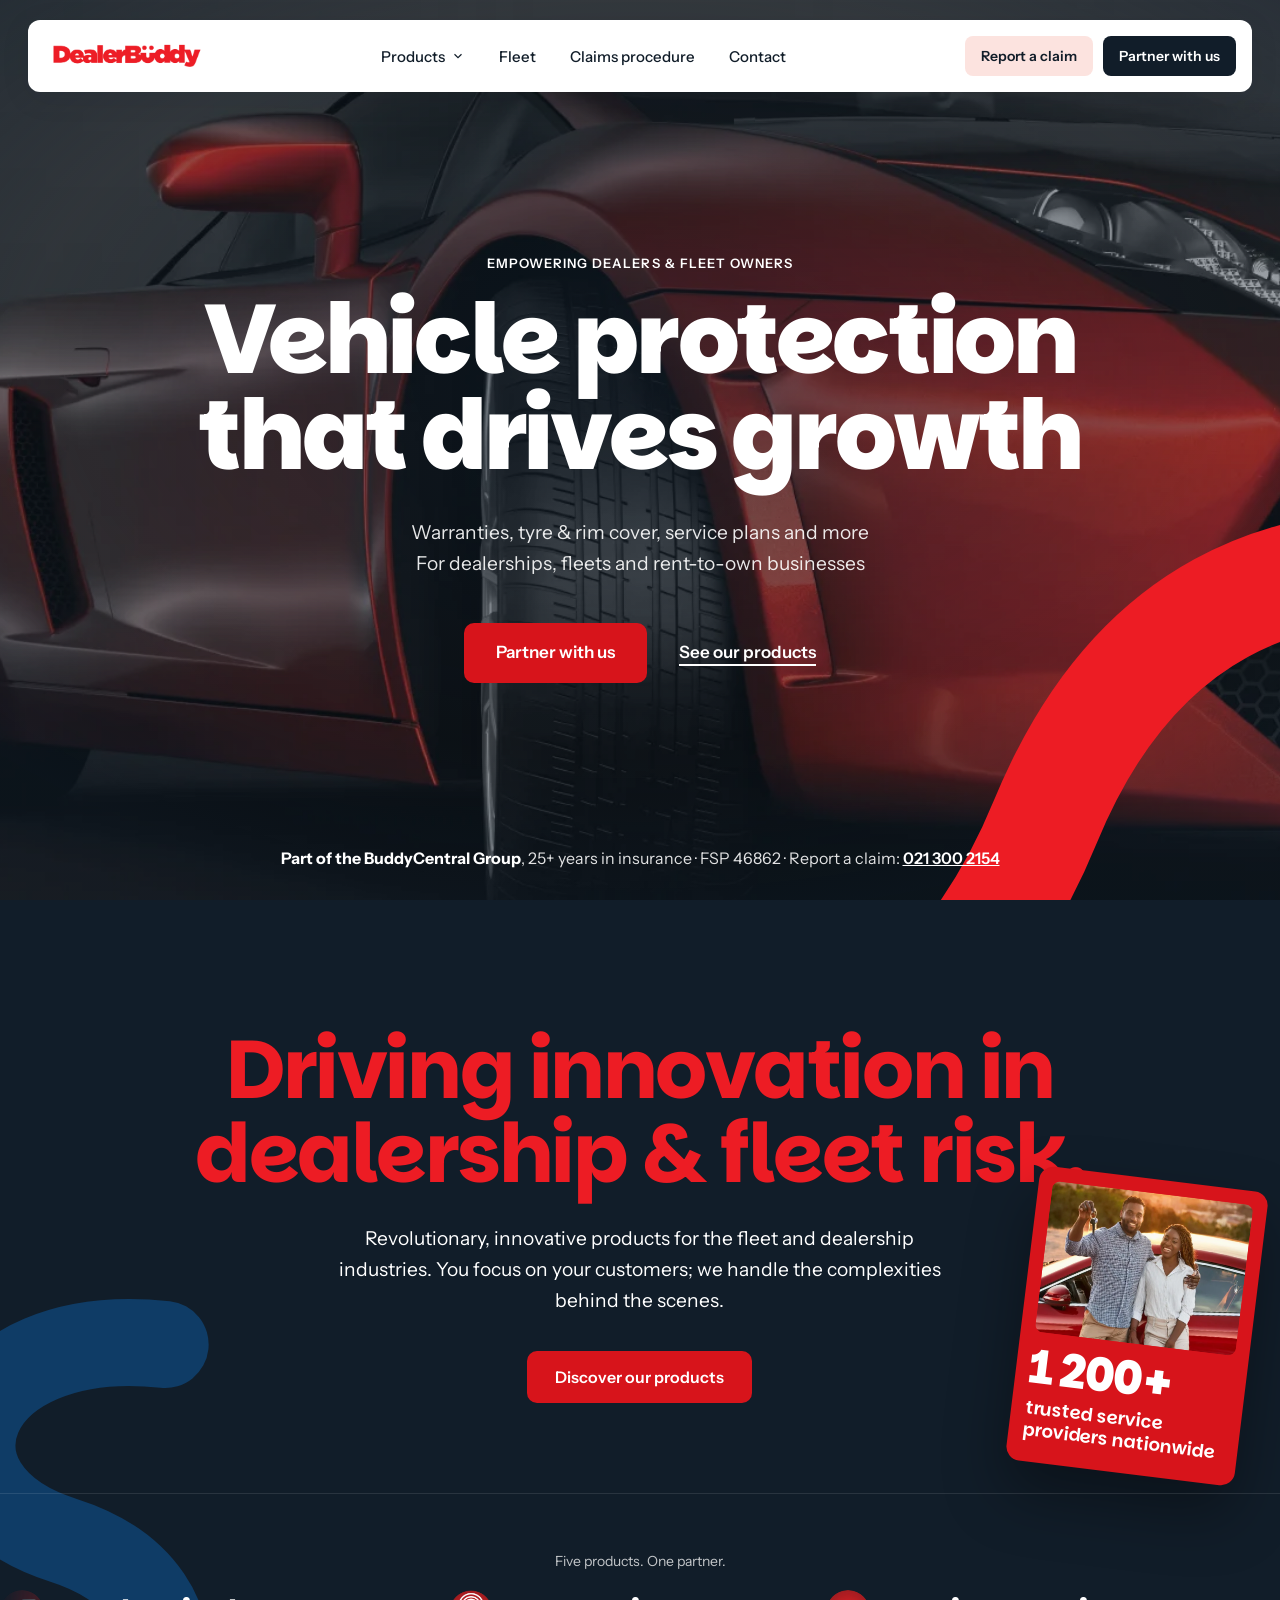
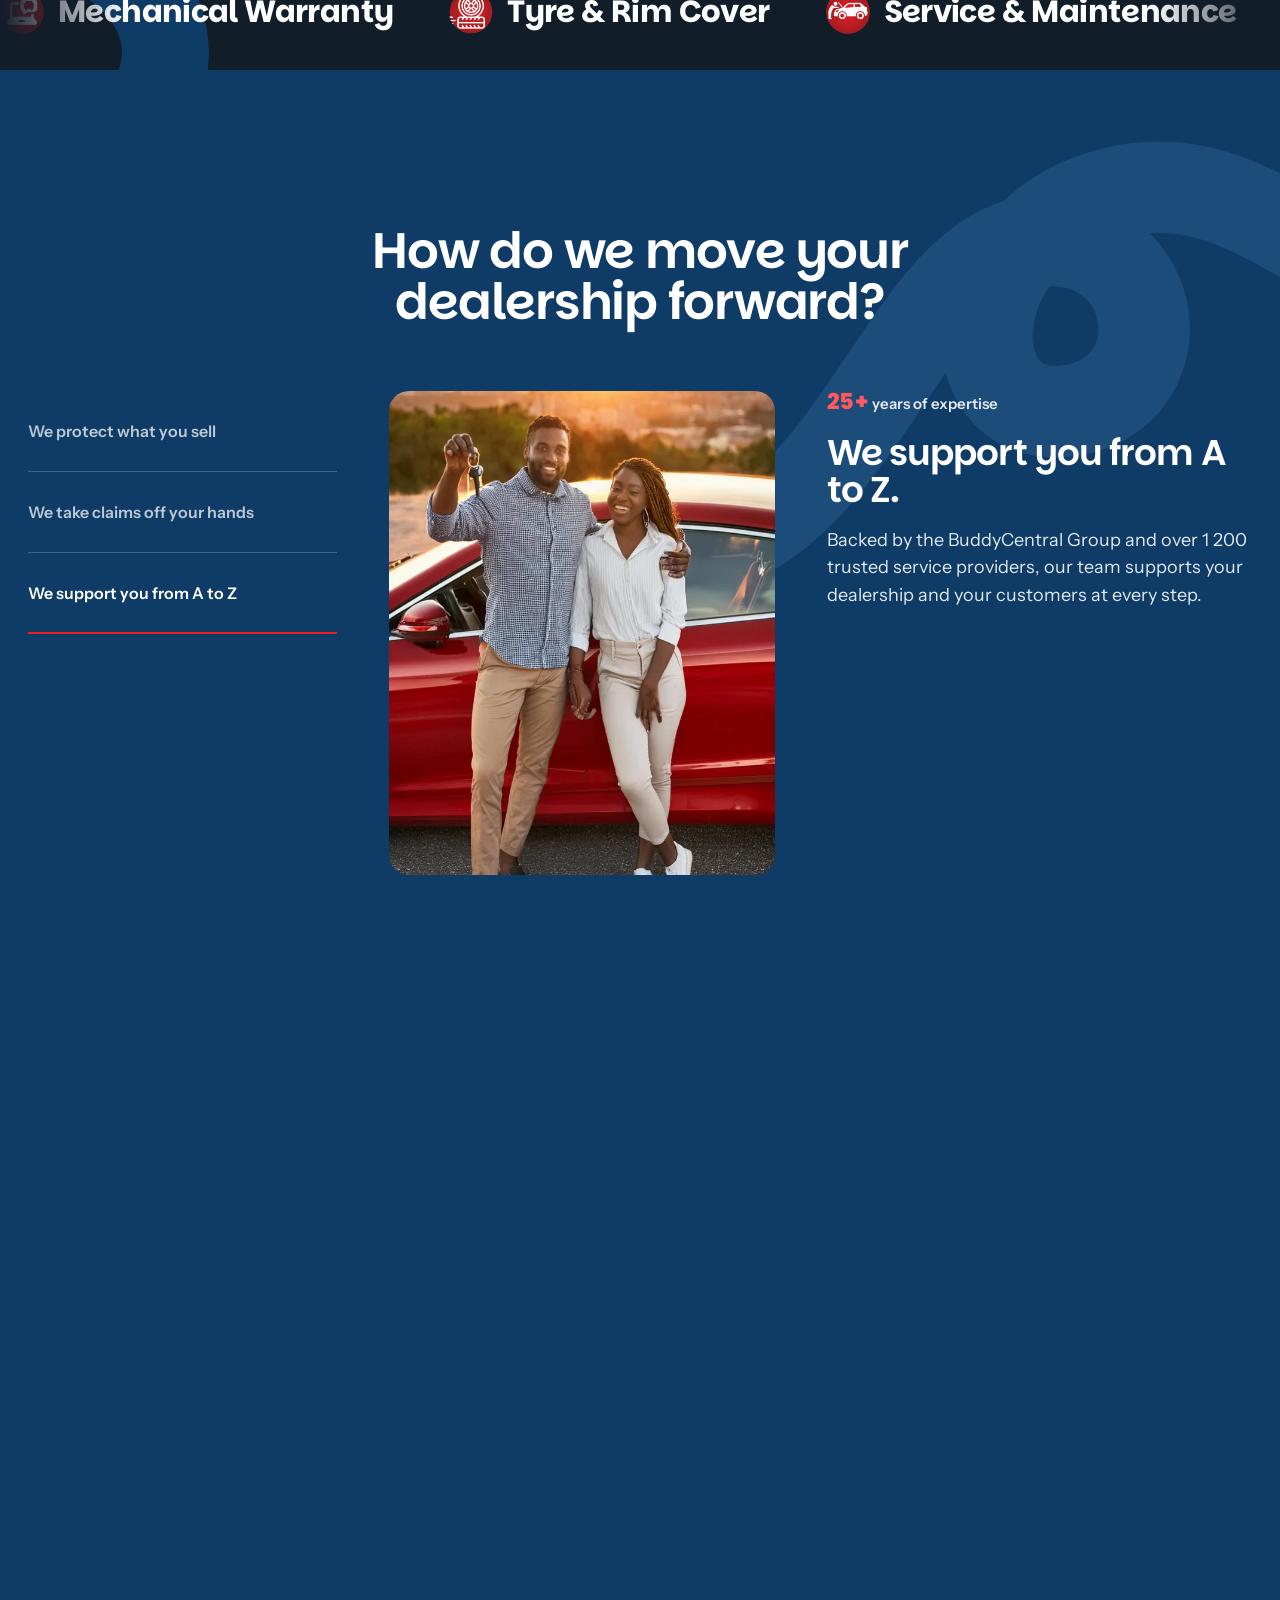
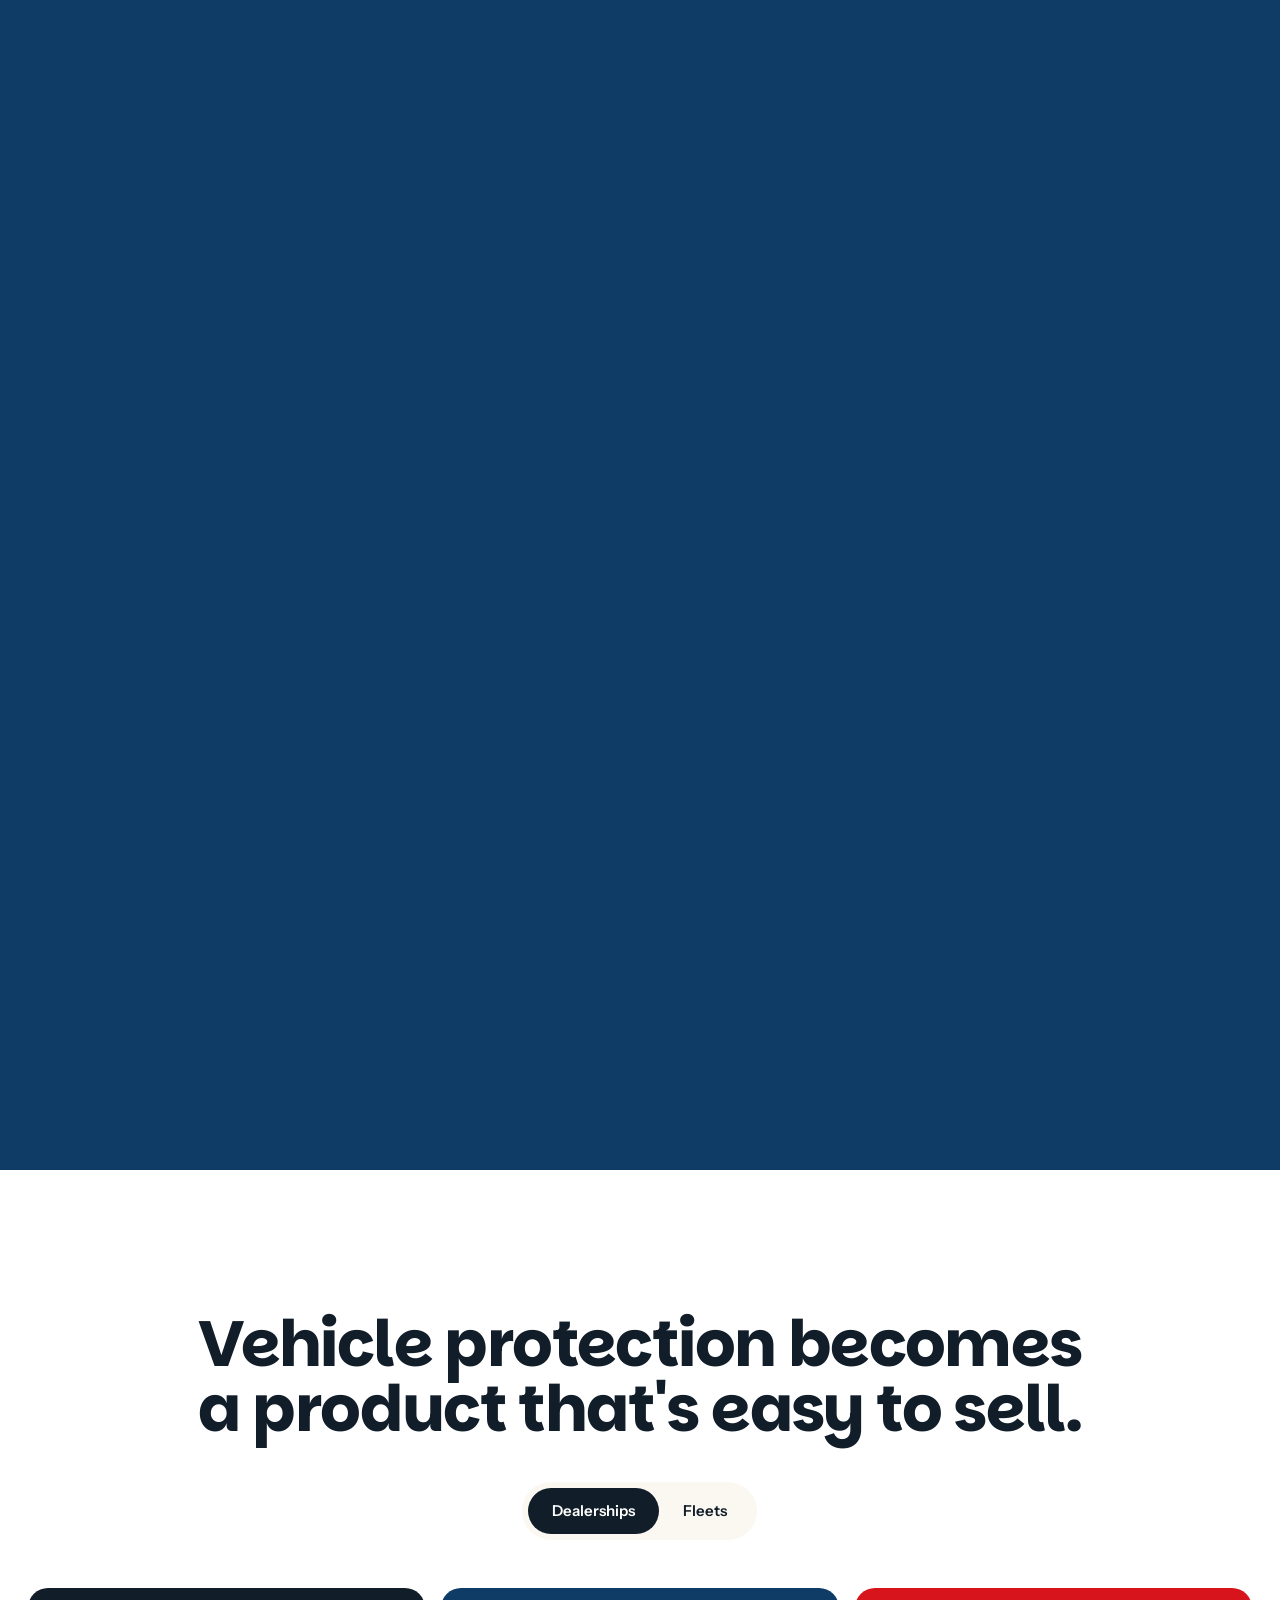
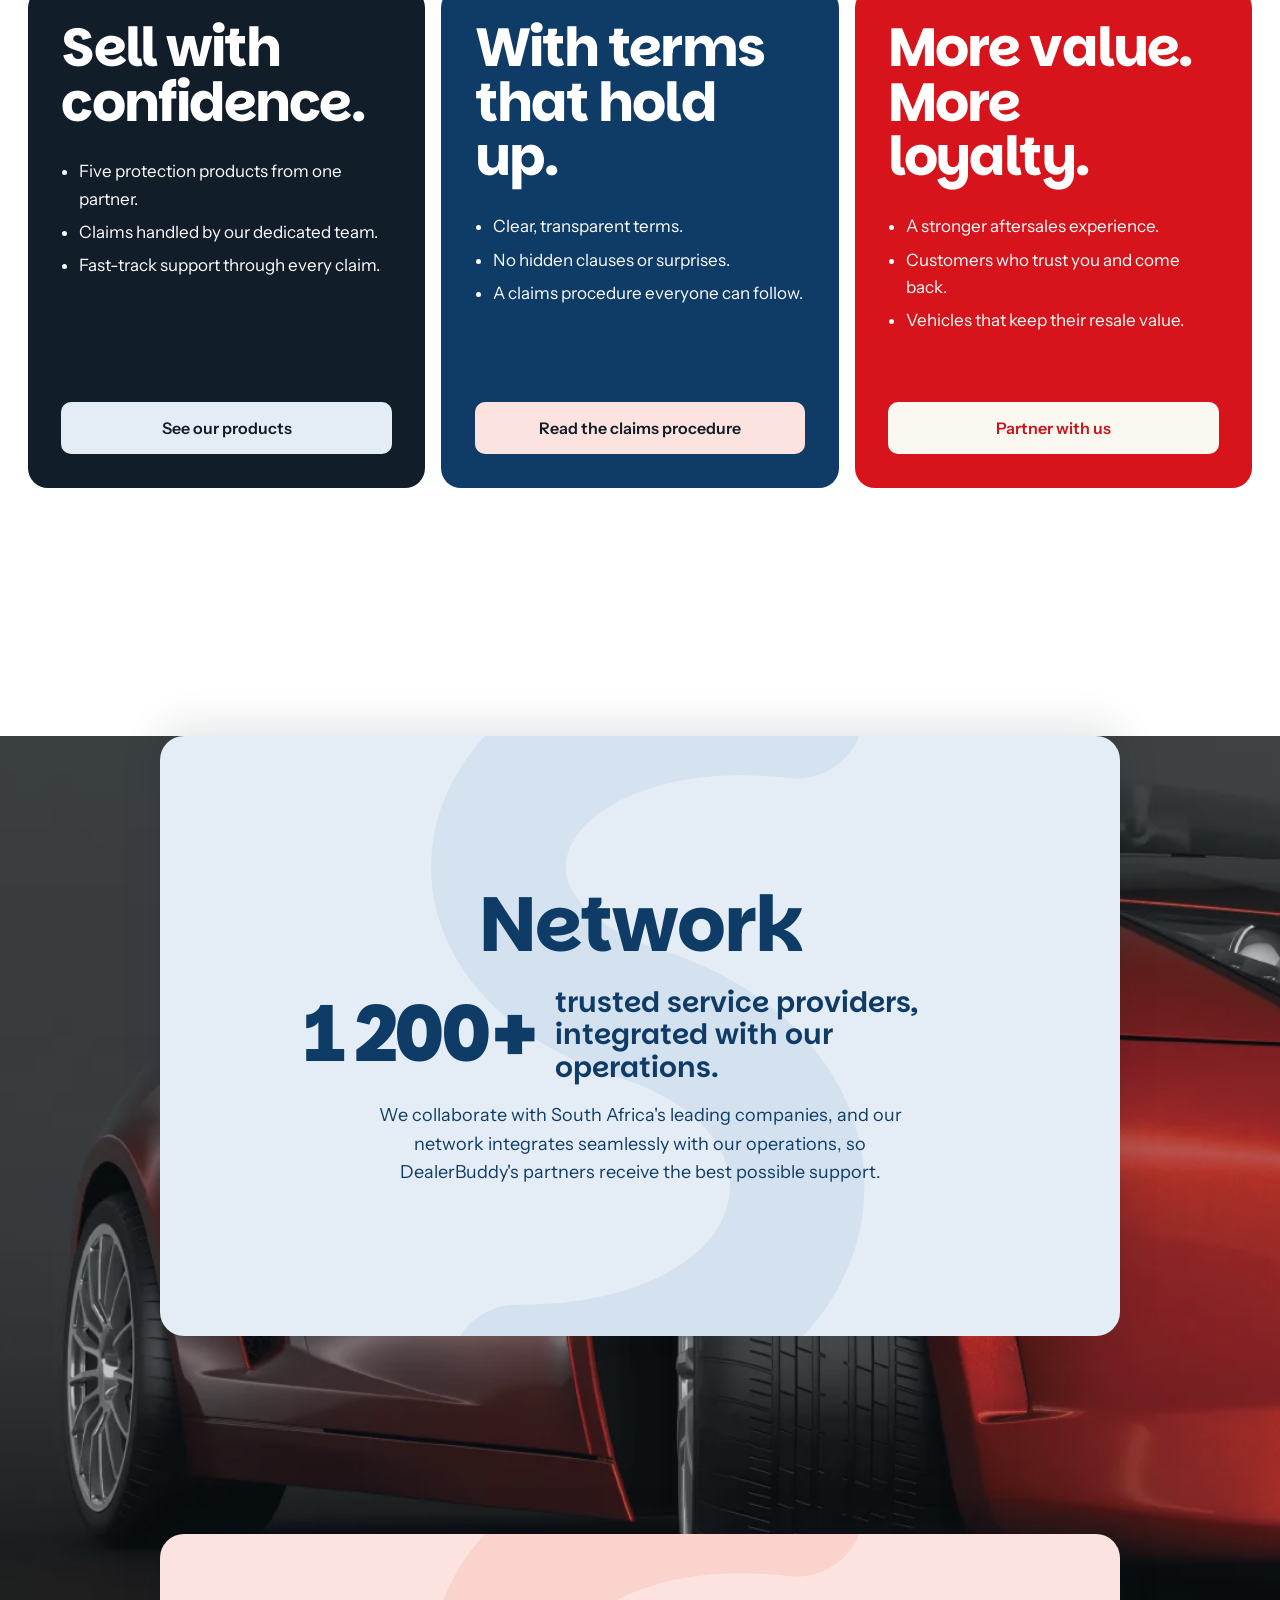
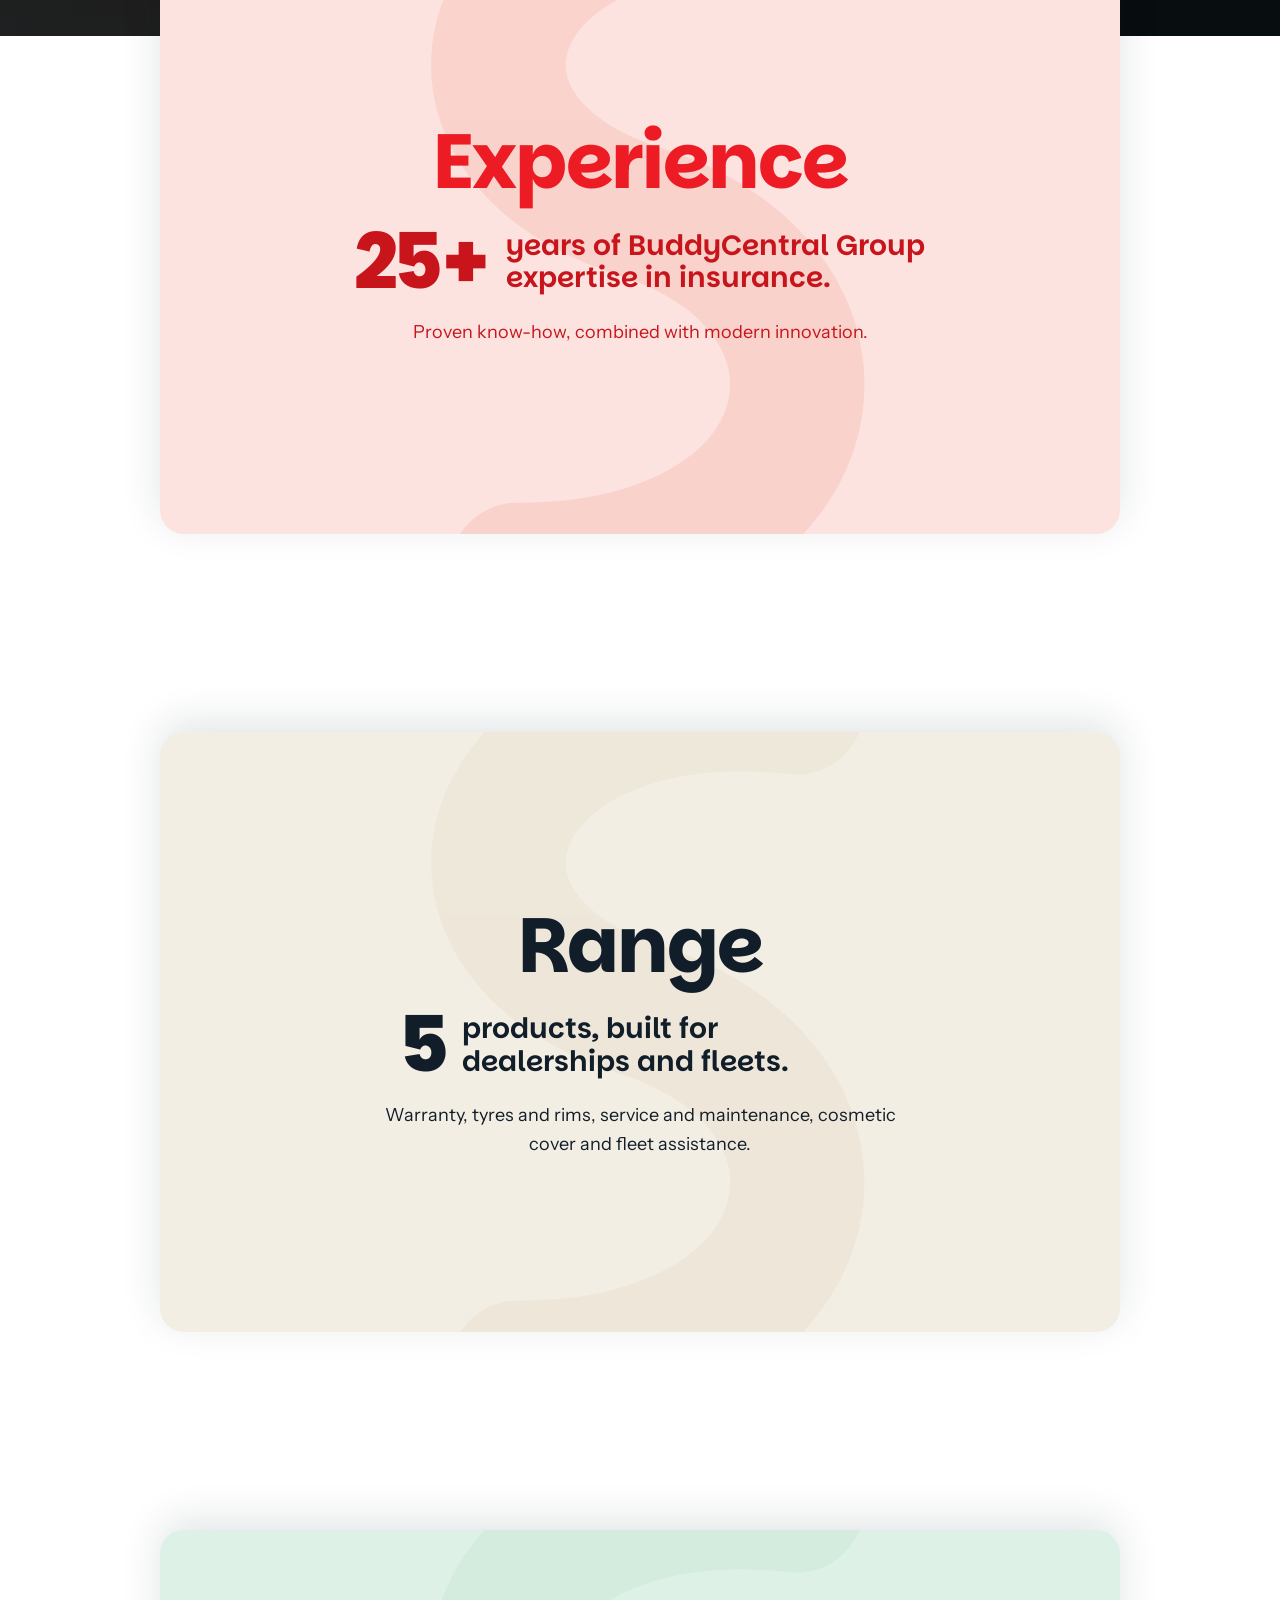
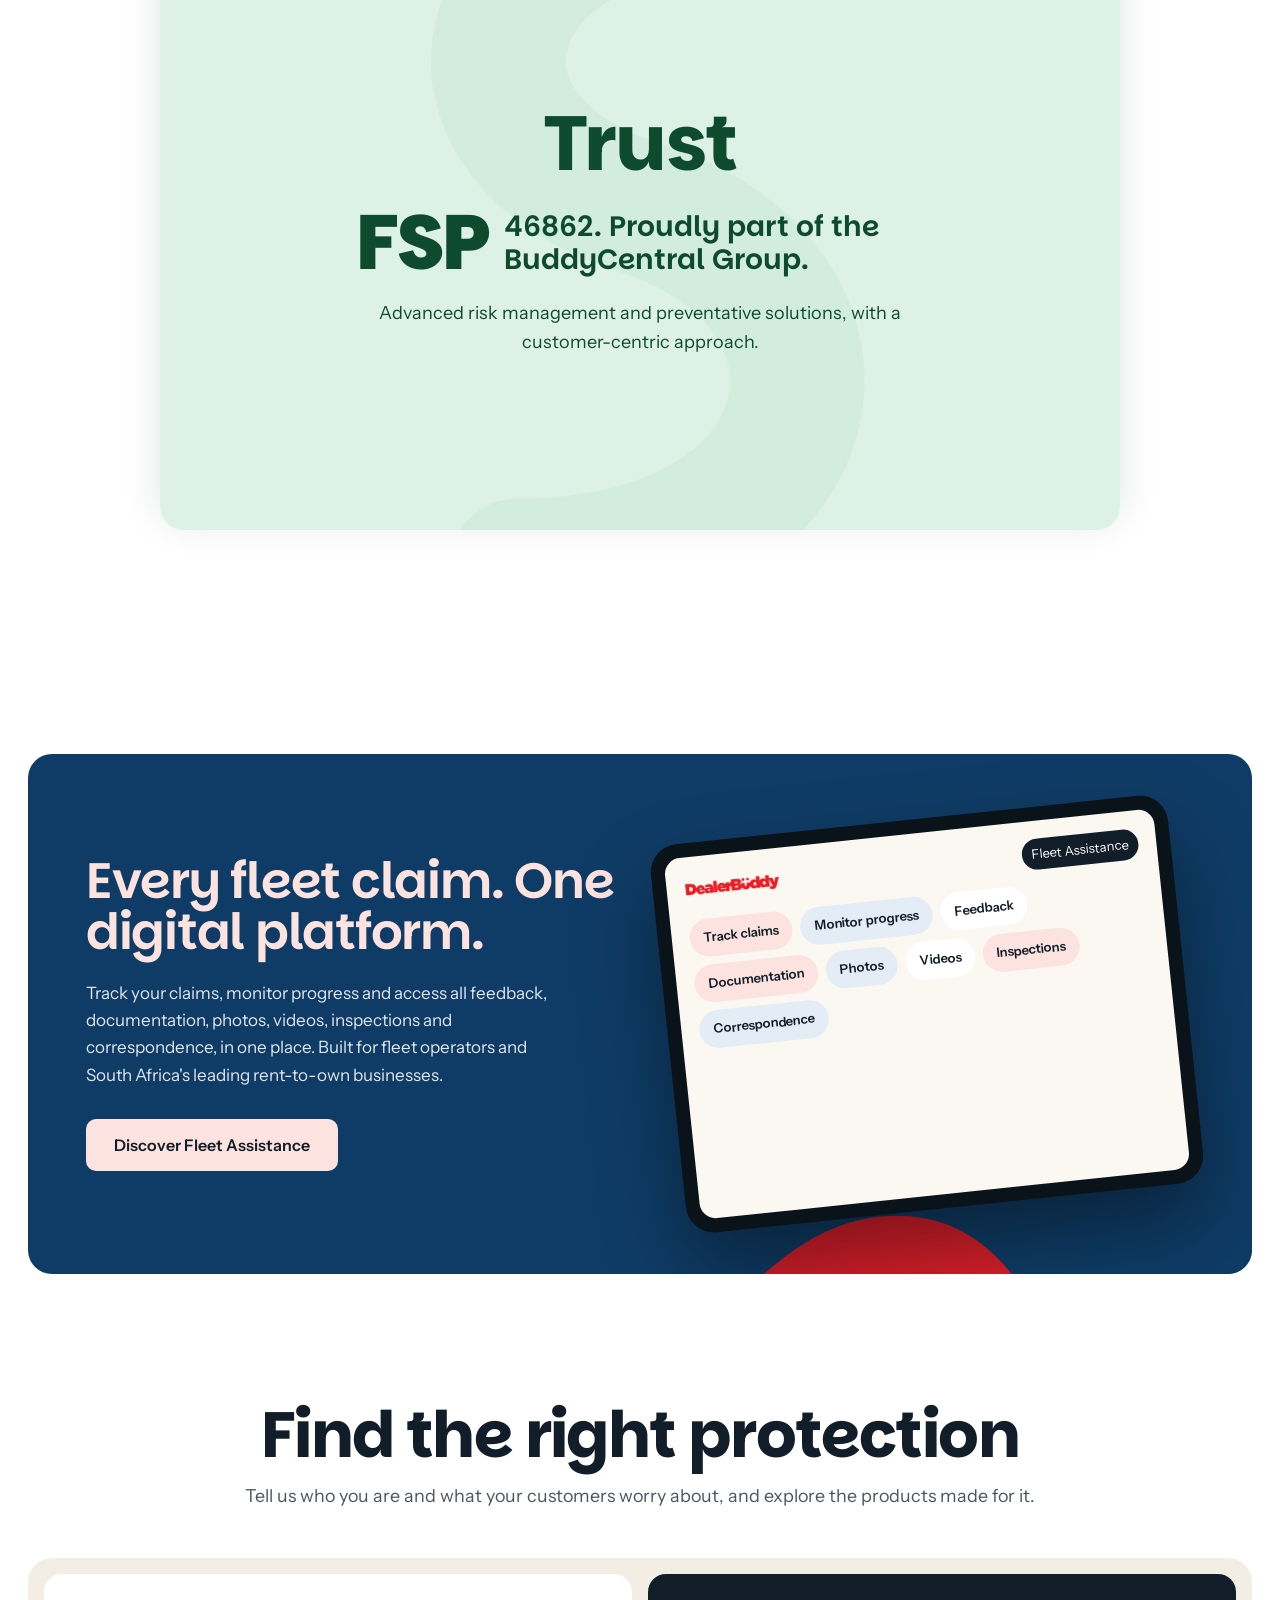
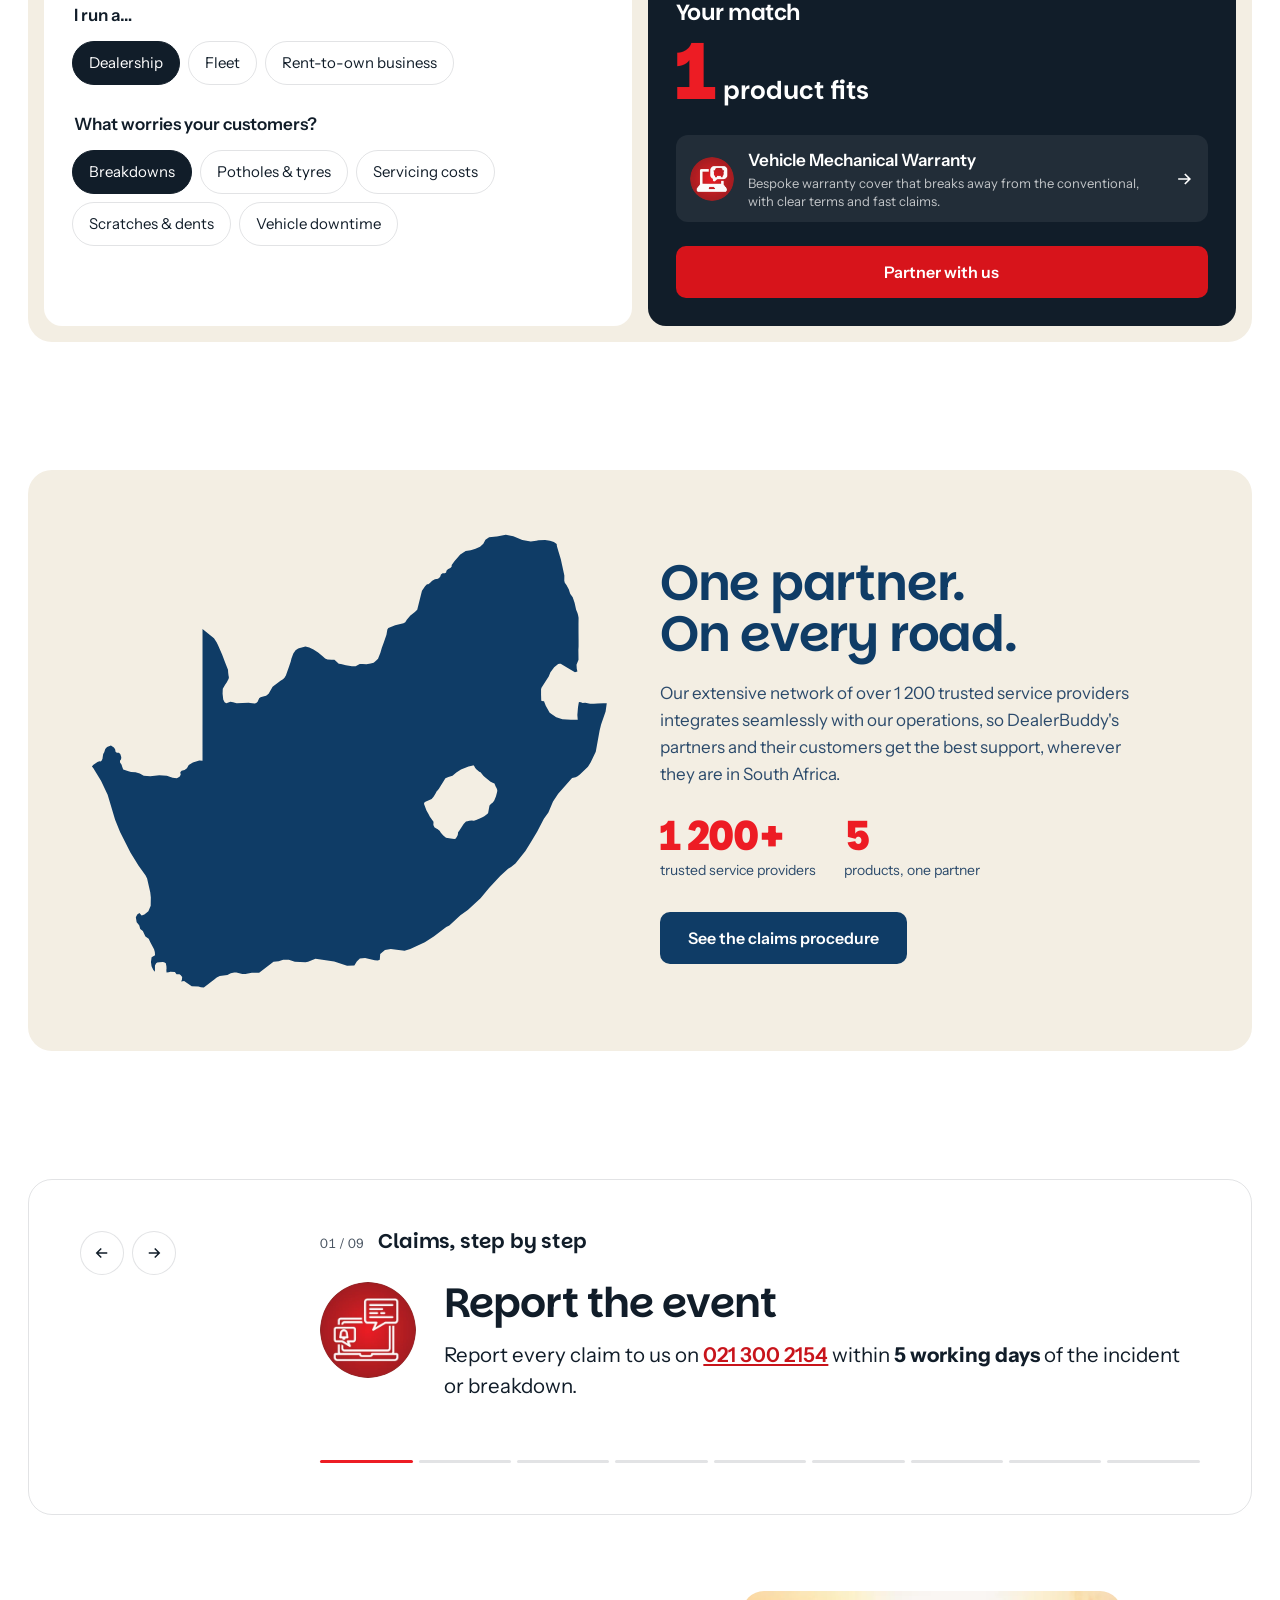
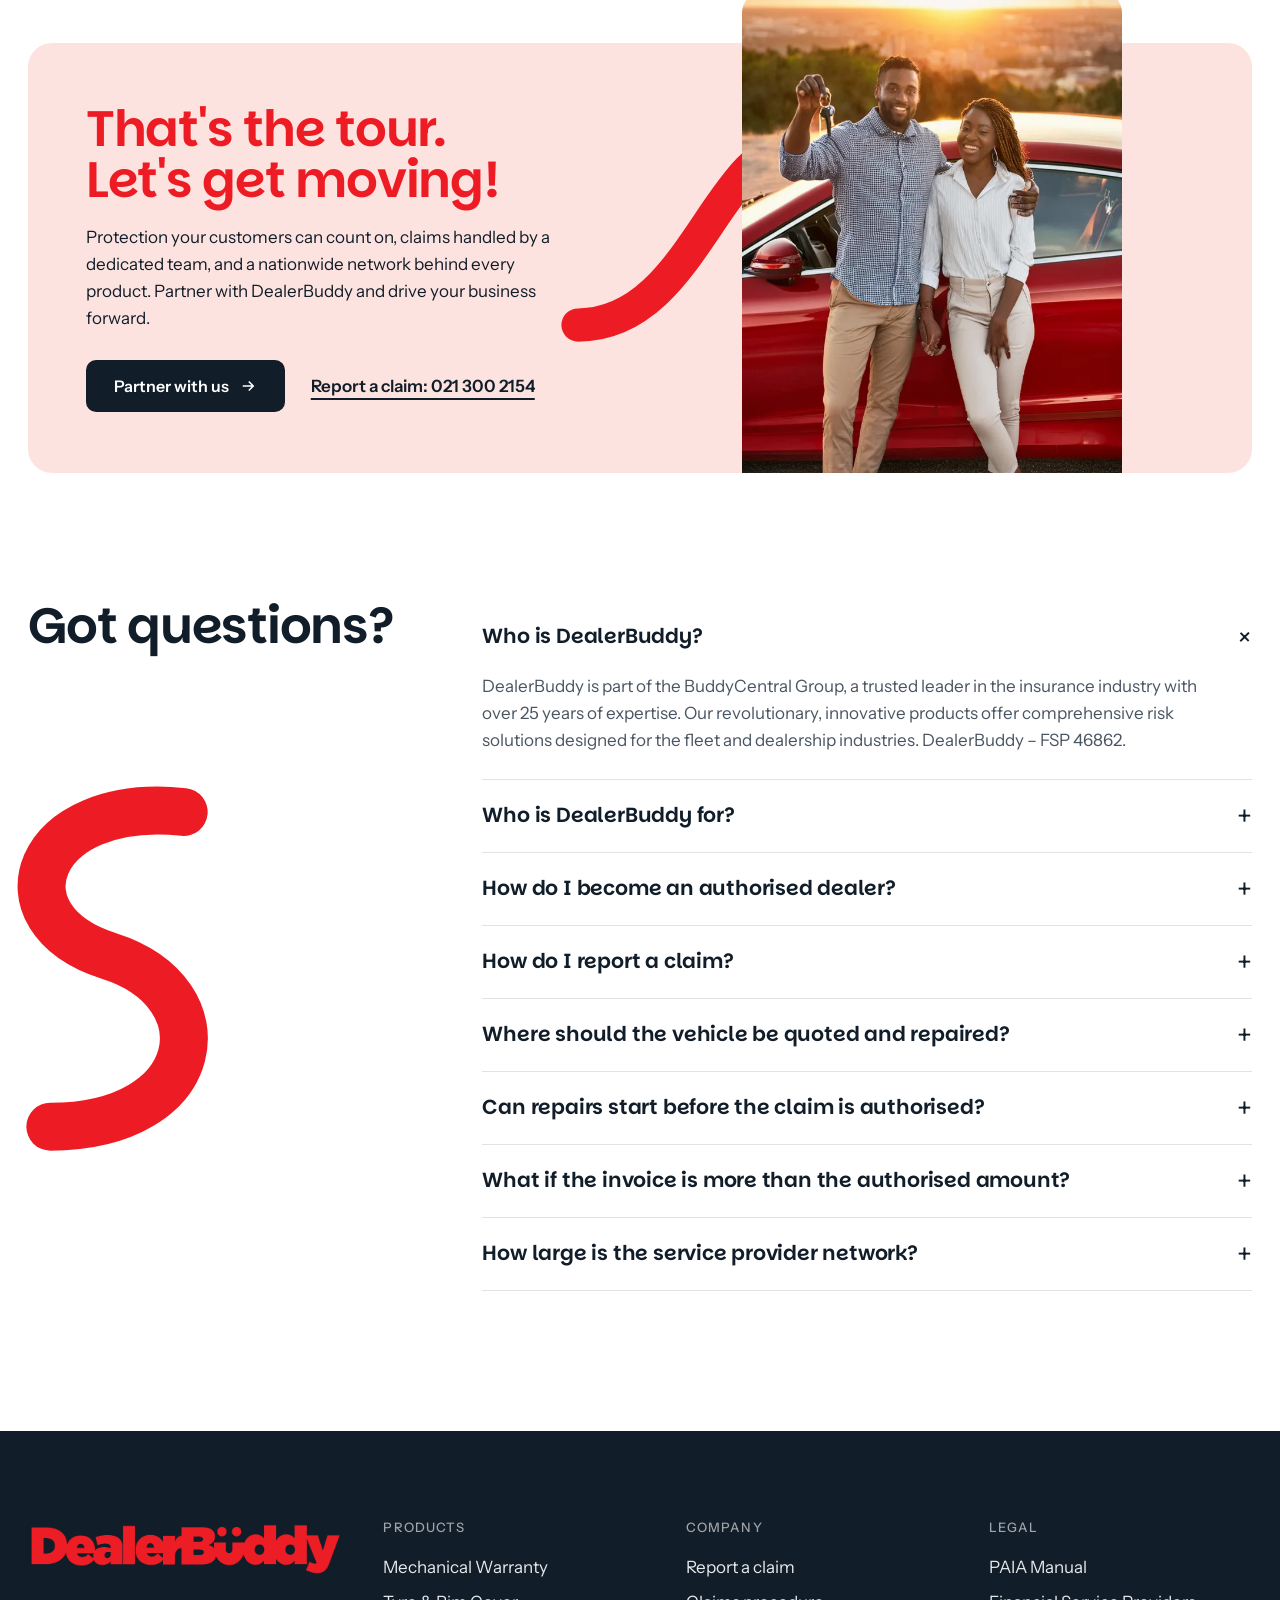
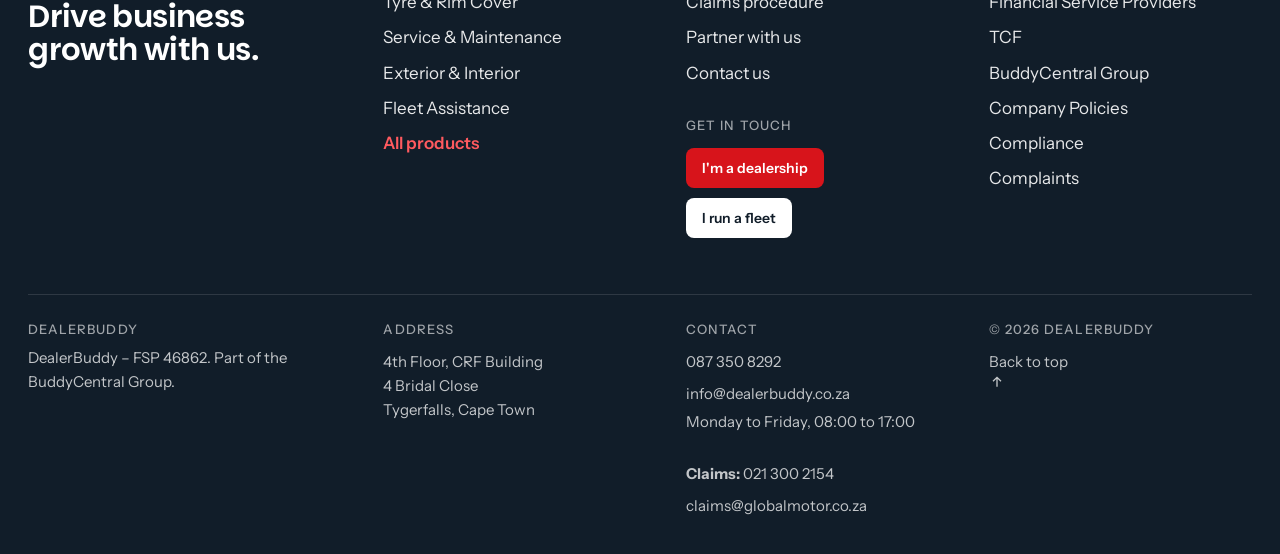
<file: public/index.html>
<!doctype html>
<html lang="en-ZA">
<head>
<meta charset="utf-8">
<meta name="viewport" content="width=device-width, initial-scale=1, viewport-fit=cover">
<title>DealerBuddy · Vehicle protection for dealerships and fleets</title>
<meta name="description" content="DealerBuddy empowers dealers and fleet owners with mechanical warranties, tyre and rim cover, service and maintenance plans, exterior and interior maintenance and fleet assistance. Part of the BuddyCentral Group. FSP 46862.">
<meta name="theme-color" content="#111D29">
<meta property="og:title" content="DealerBuddy · Vehicle protection for dealerships and fleets">
<meta property="og:description" content="DealerBuddy empowers dealers and fleet owners with mechanical warranties, tyre and rim cover, service and maintenance plans, exterior and interior maintenance and fleet assistance. Part of the BuddyCentral Group. FSP 46862.">
<meta property="og:image" content="assets/img/hero-car.webp">
<link rel="icon" href="assets/img/favicon.png">
<link rel="apple-touch-icon" href="assets/img/apple-touch-icon.png">
<link rel="preconnect" href="https://fonts.googleapis.com">
<link rel="preconnect" href="https://fonts.gstatic.com" crossorigin>
<link rel="stylesheet" href="https://fonts.googleapis.com/css2?family=Instrument+Sans:wght@400;500;600;700&family=Parkinsans:wght@400;500;600;700;800&display=swap">
<link rel="stylesheet" href="site.css">
<script>/* hide what site.js reveals; show everything after 3s if it never runs */(function(d){d.classList.add('js');setTimeout(function(){if(!window.DB_OK)d.classList.remove('js')},3000)})(document.documentElement)</script>
</head>
<body data-page="index">
<a class="skip" href="#main">Skip to content</a>
<header class="hdr">
  <a href="index.html" class="logo" aria-label="DealerBuddy home"><img src="assets/img/logo.webp" alt="DealerBuddy" width="1707" height="306"></a>
  <nav class="nav" aria-label="Main">
    <ul>
      <li class="dd"><button type="button" aria-expanded="false" aria-controls="dd-products">Products <svg viewBox="0 0 24 24" fill="none" stroke="currentColor" stroke-width="2" aria-hidden="true"><path d="m6 9 6 6 6-6"/></svg></button>
        <div class="dd-panel" id="dd-products"><a href="mechanical-warranty.html"><img src="assets/icons/warranty.webp" alt="" width="36" height="36">Vehicle Mechanical Warranty</a><a href="tyre-and-rim-cover.html"><img src="assets/icons/tyre.webp" alt="" width="36" height="36">Tyre and Rim Cover</a><a href="service-maintenance-plans.html"><img src="assets/icons/service.webp" alt="" width="36" height="36">Service &amp; Maintenance Plans</a><a href="exterior-interior-maintenance.html"><img src="assets/icons/interior.webp" alt="" width="36" height="36">Exterior &amp; Interior Maintenance</a><a href="fleet.html"><img src="assets/icons/fleet.webp" alt="" width="36" height="36">Fleet Assistance</a><a href="products.html" class="all">All products</a></div></li>
      <li><a href="fleet.html">Fleet</a></li>
      <li><a href="claims.html">Claims procedure</a></li>
      <li><a href="contact.html">Contact</a></li>
    </ul>
  </nav>
  <div class="hdr-cta">
    <a class="btn btn-sm btn-blush hide-m" href="claims.html">Report a claim</a>
    <a class="btn btn-sm btn-ink" href="partner.html">Partner with us</a>
    <button class="menu-btn" id="menu-btn" type="button" aria-expanded="false" aria-controls="mnav"><svg viewBox="0 0 24 24" fill="none" stroke="currentColor" stroke-width="2" aria-hidden="true"><path d="M4 8h16M4 16h16"/></svg><span class="sr">Open menu</span></button>
  </div>
</header>
<div class="mnav" id="mnav">
  <ul>
    <li><a href="products.html">Products</a><ul class="sub"><li><a href="mechanical-warranty.html">Vehicle Mechanical Warranty</a></li><li><a href="tyre-and-rim-cover.html">Tyre and Rim Cover</a></li><li><a href="service-maintenance-plans.html">Service &amp; Maintenance Plans</a></li><li><a href="exterior-interior-maintenance.html">Exterior &amp; Interior Maintenance</a></li><li><a href="fleet.html">Fleet Assistance</a></li></ul></li>
    <li><a href="claims.html">Claims procedure</a></li>
    <li><a href="partner.html">Partner with us</a></li>
    <li><a href="contact.html">Contact</a></li>
    <li><a href="legal.html">Legal &amp; compliance</a></li>
  </ul>
  <div class="btns"><a class="btn btn-red" href="tel:+27213002154">Report a claim: 021 300 2154</a><a class="btn btn-light" href="tel:+27873508292">Call 087 350 8292</a></div>
</div>
<main id="main">

<section class="hero" aria-labelledby="hero-title">
  <div class="hero-bg"><picture><source media="(max-width:760px)" srcset="assets/img/hero-car-960.webp"><img src="assets/img/hero-car.webp" alt="" width="1929" height="768" fetchpriority="high"></picture></div>
  <svg class="ribbon draw " viewBox="0 0 1440 900" preserveAspectRatio="xMidYMid slice" aria-hidden="true"><path d="M-120 170 C 140 120, 270 420, 190 650 C 130 820, 260 1020, 560 1050 C 900 1080, 1090 990, 1180 770 C 1250 600, 1380 520, 1580 560" stroke="#ED1C24" stroke-width="96" pathLength="1"/></svg>
  <div class="hero-in">
    <p class="kicker hero-kicker">Empowering dealers &amp; fleet owners</p>
    <h1 id="hero-title" class="d-xxl"><span>Vehicle protection</span><span>that drives growth</span></h1>
    <p class="note">Warranties, tyre &amp; rim cover, service plans and more<br>For dealerships, fleets and rent-to-own businesses</p>
    <div class="actions"><a class="btn btn-red" href="partner.html">Partner with us</a><a class="link-u" href="products.html">See our products</a></div>
  </div>
  <p class="trust"><b>Part of the BuddyCentral Group</b>, 25+ years in insurance &middot; FSP 46862 &middot; Report a claim: <a href="tel:+27213002154">021 300 2154</a></p>
</section>

<section class="intro" aria-labelledby="intro-title">
  <svg class="ribbon draw " viewBox="0 0 600 700" preserveAspectRatio="xMidYMid slice" aria-hidden="true"><path d="M440 60 C 160 30, 80 260, 300 330 C 520 400, 480 650, 190 650" stroke="#0F3C66" stroke-width="120" pathLength="1"/></svg>
  <div class="wrap intro-in">
    <div class="intro-copy">
      <h2 id="intro-title" class="d-xl" data-r>Driving innovation in dealership &amp; fleet risk.</h2>
      <p data-r>Revolutionary, innovative products for the fleet and dealership industries. You focus on your customers; we handle the complexities behind the scenes.</p>
      <a class="btn btn-red" href="products.html" data-r>Discover our products</a>
    </div>
    <div class="tilt" data-r="scale">
      <img src="assets/img/home-image.webp" alt="A couple holding up the keys to their new car" width="646" height="950" loading="lazy">
      <b>1 200+</b><span>trusted service providers nationwide</span>
    </div>
  </div>
  <div class="marquee" aria-label="Our products">
    <p>Five products. One partner.</p>
    <div class="mq"><div class="mq-track"><span class="mq-item"><img src="assets/icons/warranty.webp" alt="" width="44" height="44">Mechanical Warranty</span><span class="mq-item"><img src="assets/icons/tyre.webp" alt="" width="44" height="44">Tyre &amp; Rim Cover</span><span class="mq-item"><img src="assets/icons/service.webp" alt="" width="44" height="44">Service &amp; Maintenance</span><span class="mq-item"><img src="assets/icons/interior.webp" alt="" width="44" height="44">Exterior &amp; Interior</span><span class="mq-item"><img src="assets/icons/fleet.webp" alt="" width="44" height="44">Fleet Assistance</span><span class="mq-item">1 200+ service providers</span><span class="mq-item">FSP 46862</span></div><div class="mq-track" aria-hidden="true"><span class="mq-item"><img src="assets/icons/warranty.webp" alt="" width="44" height="44">Mechanical Warranty</span><span class="mq-item"><img src="assets/icons/tyre.webp" alt="" width="44" height="44">Tyre &amp; Rim Cover</span><span class="mq-item"><img src="assets/icons/service.webp" alt="" width="44" height="44">Service &amp; Maintenance</span><span class="mq-item"><img src="assets/icons/interior.webp" alt="" width="44" height="44">Exterior &amp; Interior</span><span class="mq-item"><img src="assets/icons/fleet.webp" alt="" width="44" height="44">Fleet Assistance</span><span class="mq-item">1 200+ service providers</span><span class="mq-item">FSP 46862</span></div></div>
  </div>
</section>

<section class="how" id="how" aria-labelledby="how-title">
  <div class="how-track">
    <div class="trigs" aria-hidden="true"><div class="trig"></div><div class="trig"></div><div class="trig"></div></div>
    <div class="how-pin">
      <svg class="ribbon " viewBox="0 0 800 600" preserveAspectRatio="xMidYMid slice" aria-hidden="true"><path d="M-40 520 C 200 520, 250 150, 420 140 C 570 130, 590 330, 450 345 C 310 360, 320 120, 520 80 C 680 50, 760 200, 860 160" stroke="#2B5C8C" stroke-width="110" pathLength="1"/></svg>
      <div class="wrap">
        <h2 id="how-title" class="d-m">How do we move your dealership forward?</h2>
        <div class="how-grid">
          <ul class="how-tabs" role="tablist" aria-label="How we help">
            <li role="presentation"><button type="button" role="tab" id="how-t1" aria-controls="how-1">We protect what you sell</button></li>
            <li role="presentation"><button type="button" role="tab" id="how-t2" aria-controls="how-2">We take claims off your hands</button></li>
            <li role="presentation"><button type="button" role="tab" id="how-t3" aria-controls="how-3">We support you from A to Z</button></li>
          </ul>
          <div class="how-media" aria-hidden="true">
            <figure><img src="assets/img/hero-car.webp" alt="" width="1929" height="768" loading="lazy" style="object-position:62% 50%"></figure>
            <figure><img src="assets/img/hero-car.webp" alt="" width="1929" height="768" loading="lazy" style="object-position:36% 60%"></figure>
            <figure><img src="assets/img/home-image.webp" alt="" width="646" height="950" loading="lazy"></figure>
          </div>
          <div class="how-copy">
            <div class="panel" id="how-1" role="tabpanel" aria-labelledby="how-t1"><p class="stat"><b>5</b> products</p><h3>We protect what you sell.</h3><p>Mechanical warranty, tyre and rim cover, service and maintenance plans, exterior and interior maintenance, and fleet assistance: protection your customers value, from one partner.</p></div>
            <div class="panel" id="how-2" role="tabpanel" aria-labelledby="how-t2"><p class="stat"><b>5</b> working days to report a claim</p><h3>We take claims off your hands.</h3><p>Report the event, have the vehicle quoted, and our claims department reviews it. If the claim is approved, we issue an authorisation number and the authorised amount. Hassle-free claims processing with fast-track support at every step.</p></div>
            <div class="panel" id="how-3" role="tabpanel" aria-labelledby="how-t3"><p class="stat"><b>25+</b> years of expertise</p><h3>We support you from A to Z.</h3><p>Backed by the BuddyCentral Group and over 1 200 trusted service providers, our team supports your dealership and your customers at every step.</p></div>
          </div>
        </div>
      </div>
    </div>
  </div>
</section>

<section class="benefit" aria-labelledby="ben-title">
  <div class="wrap">
    <h2 id="ben-title" class="d-l" data-r>Vehicle protection becomes a product that's easy to sell.</h2>
    <div class="seg" data-seg role="group" aria-label="Show benefits for"><button type="button" data-for="dealer" aria-pressed="true">Dealerships</button><button type="button" data-for="fleet" aria-pressed="false">Fleets</button></div>
    <div class="cards3" data-pane="dealer">
      <article class="c3 k-ink" data-r><h3>Sell with confidence.</h3><ul><li>Five protection products from one partner.</li><li>Claims handled by our dedicated team.</li><li>Fast-track support through every claim.</li></ul><a class="btn" href="products.html">See our products</a></article>
      <article class="c3 k-blue" data-r><h3>With terms that hold up.</h3><ul><li>Clear, transparent terms.</li><li>No hidden clauses or surprises.</li><li>A claims procedure everyone can follow.</li></ul><a class="btn" href="claims.html">Read the claims procedure</a></article>
      <article class="c3 k-red" data-r><h3>More value. More loyalty.</h3><ul><li>A stronger aftersales experience.</li><li>Customers who trust you and come back.</li><li>Vehicles that keep their resale value.</li></ul><a class="btn" href="partner.html">Partner with us</a></article>
    </div>
    <div class="cards3" data-pane="fleet" hidden>
      <article class="c3 k-ink" data-r><h3>Less downtime. More uptime.</h3><ul><li>Fast-tracked repairs after a claim.</li><li>1 200+ service providers nationwide.</li><li>Mechanical, maintenance and emergency help.</li></ul><a class="btn" href="fleet.html">Discover Fleet Assistance</a></article>
      <article class="c3 k-blue" data-r><h3>Costs you can control.</h3><ul><li>Expert claims assessments.</li><li>No inflated quotes or excessive pricing.</li><li>Proactive risk prevention.</li></ul><a class="btn" href="fleet.html">See how it saves</a></article>
      <article class="c3 k-red" data-r><h3>Every claim, in one place.</h3><ul><li>Track claims and monitor progress.</li><li>Photos, videos and inspections.</li><li>All correspondence, together.</li></ul><a class="btn" href="contact.html">Talk to our team</a></article>
    </div>
  </div>
</section>

<section class="stack" aria-label="Why DealerBuddy">
  <div class="stack-bg" aria-hidden="true"><img src="assets/img/hero-car.webp" alt="" width="1929" height="768" loading="lazy"></div>
  <div class="stack-cards">
    <article class="sc k1" style="--i:0"><svg class="ribbon " viewBox="0 0 600 700" preserveAspectRatio="xMidYMid slice" aria-hidden="true"><path d="M440 60 C 160 30, 80 260, 300 330 C 520 400, 480 650, 190 650" stroke="#B9CDE2" stroke-width="120" pathLength="1"/></svg><h3>Network</h3><div class="big"><b>1 200+</b><span>trusted service providers, integrated with our operations.</span></div><p>We collaborate with South Africa's leading companies, and our network integrates seamlessly with our operations, so DealerBuddy's partners receive the best possible support.</p></article>
    <article class="sc k2" style="--i:1"><svg class="ribbon " viewBox="0 0 600 700" preserveAspectRatio="xMidYMid slice" aria-hidden="true"><path d="M440 60 C 160 30, 80 260, 300 330 C 520 400, 480 650, 190 650" stroke="#F5B5AB" stroke-width="120" pathLength="1"/></svg><h3>Experience</h3><div class="big"><b>25+</b><span>years of BuddyCentral Group expertise in insurance.</span></div><p>Proven know-how, combined with modern innovation.</p></article>
    <article class="sc k3" style="--i:2"><svg class="ribbon " viewBox="0 0 600 700" preserveAspectRatio="xMidYMid slice" aria-hidden="true"><path d="M440 60 C 160 30, 80 260, 300 330 C 520 400, 480 650, 190 650" stroke="#E6DCC8" stroke-width="120" pathLength="1"/></svg><h3>Range</h3><div class="big"><b>5</b><span>products, built for dealerships and fleets.</span></div><p>Warranty, tyres and rims, service and maintenance, cosmetic cover and fleet assistance.</p></article>
    <article class="sc k4" style="--i:3"><svg class="ribbon " viewBox="0 0 600 700" preserveAspectRatio="xMidYMid slice" aria-hidden="true"><path d="M440 60 C 160 30, 80 260, 300 330 C 520 400, 480 650, 190 650" stroke="#BFE3CF" stroke-width="120" pathLength="1"/></svg><h3>Trust</h3><div class="big"><b>FSP</b><span>46862. Proudly part of the BuddyCentral Group.</span></div><p>Advanced risk management and preventative solutions, with a customer-centric approach.</p></article>
  </div>
</section>

<section class="feature" aria-labelledby="fp-title">
  <div class="wrap">
    <div class="fp" data-r>
      <svg class="ribbon draw " viewBox="0 0 1200 500" preserveAspectRatio="xMidYMid slice" aria-hidden="true"><path d="M-60 380 C 160 380, 220 120, 420 120 C 620 120, 600 400, 800 400 C 1000 400, 1040 160, 1260 140" stroke="#ED1C24" stroke-width="110" pathLength="1"/></svg>
      <div>
        <h2 id="fp-title" class="d-m">Every fleet claim. One digital platform.</h2>
        <p>Track your claims, monitor progress and access all feedback, documentation, photos, videos, inspections and correspondence, in one place. Built for fleet operators and South Africa's leading rent-to-own businesses.</p>
        <a class="btn btn-blush" href="fleet.html">Discover Fleet Assistance</a>
      </div>
      <div class="tablet" aria-hidden="true">
        <div class="screen">
          <div class="bar"><img src="assets/img/logo.webp" alt="" width="1707" height="306"><span>Fleet Assistance</span></div>
          <div class="caps"><span>Track claims</span><span>Monitor progress</span><span>Feedback</span><span>Documentation</span><span>Photos</span><span>Videos</span><span>Inspections</span><span>Correspondence</span></div>
</div>
      </div>
    </div>
  </div>
</section>

<section class="finder" aria-labelledby="fd-title">
  <div class="wrap">
    <h2 id="fd-title" class="d-l center" data-r>Find the right protection</h2>
    <p class="sub center lede" data-r>Tell us who you are and what your customers worry about, and explore the products made for it.</p>
    <form class="fd" id="finder" data-r onsubmit="return false">
      <div class="fd-q">
        <fieldset><legend>I run a&hellip;</legend><div class="chips">
          <label><input type="radio" name="who" value="dealer" checked><span>Dealership</span></label>
          <label><input type="radio" name="who" value="fleet"><span>Fleet</span></label>
          <label><input type="radio" name="who" value="fleet"><span>Rent-to-own business</span></label></div></fieldset>
        <fieldset><legend>What worries your customers?</legend><div class="chips">
          <label><input type="checkbox" name="worry" value="mechanical-warranty" checked><span>Breakdowns</span></label>
          <label><input type="checkbox" name="worry" value="tyre-and-rim-cover"><span>Potholes &amp; tyres</span></label>
          <label><input type="checkbox" name="worry" value="service-maintenance-plans"><span>Servicing costs</span></label>
          <label><input type="checkbox" name="worry" value="exterior-interior-maintenance"><span>Scratches &amp; dents</span></label>
          <label><input type="checkbox" name="worry" value="fleet"><span>Vehicle downtime</span></label></div></fieldset>
      </div>
      <div class="fd-r" aria-live="polite">
        <h3>Your match</h3>
        <p class="count" id="fd-count">1<small>product fits</small></p>
        <ul class="fd-list" id="fd-list"></ul>
        <a class="btn btn-red" href="partner.html">Partner with us</a>
      </div>
    </form>
  </div>
</section>
<script>window.DB_PRODUCTS = {"mechanical-warranty": {"name": "Vehicle Mechanical Warranty", "card": "Bespoke warranty cover that breaks away from the conventional, with clear terms and fast claims.", "href": "mechanical-warranty.html", "icon": "assets/icons/warranty.webp"}, "tyre-and-rim-cover": {"name": "Tyre and Rim Cover", "card": "Protection against potholes, rough terrain and hidden road hazards, with a nationwide fitment network.", "href": "tyre-and-rim-cover.html", "icon": "assets/icons/tyre.webp"}, "service-maintenance-plans": {"name": "Service & Maintenance Plans", "card": "Flexible plans that keep vehicles running at their best and protect your client's investment.", "href": "service-maintenance-plans.html", "icon": "assets/icons/service.webp"}, "exterior-interior-maintenance": {"name": "Exterior & Interior Maintenance", "card": "Cosmetic cover tied to the value of the repair, not the method, to protect against everyday wear.", "href": "exterior-interior-maintenance.html", "icon": "assets/icons/interior.webp"}, "fleet": {"name": "Fleet Assistance", "card": "Risk management for fleets and rent-to-own businesses, with a digital platform to track every claim.", "href": "fleet.html", "icon": "assets/icons/fleet.webp"}};</script>

<section class="mapsec" aria-labelledby="map-title">
  <div class="wrap">
    <div class="mp" data-r>
      <div class="mp-map" aria-hidden="true">
        <svg viewBox="-20 -20 840 743"><path class="land" d="M628.6 2.7 L629.2 2.6 L643.1 0.0 L654.8 2.1 L668.8 8.1 L681.9 10.2 L694.2 8.4 L704.1 8.0 L711.8 9.0 L717.8 11.1 L722.2 14.2 L722.5 17.2 L722.8 18.5 L725.1 26.2 L728.6 37.8 L730.9 48.4 L734.1 63.1 L734.0 71.2 L734.8 74.3 L737.6 78.3 L741.1 85.0 L742.3 88.8 L743.4 91.7 L747.1 97.1 L750.0 105.4 L752.4 116.3 L754.5 121.5 L755.3 124.1 L756.2 128.8 L756.1 138.7 L756.1 150.1 L756.2 162.9 L756.2 173.4 L755.9 178.8 L756.1 193.9 L753.0 201.9 L753.4 208.1 L754.4 212.1 L753.1 212.7 L750.6 213.4 L739.4 207.0 L728.4 200.3 L726.8 200.1 L724.5 200.8 L718.3 205.7 L712.5 213.4 L709.8 219.9 L705.5 226.6 L698.6 237.4 L697.9 239.8 L697.9 248.6 L698.2 257.0 L698.8 258.1 L702.5 258.5 L705.2 265.4 L711.3 276.3 L721.5 283.3 L731.1 286.5 L744.3 287.3 L754.9 287.1 L754.3 279.7 L755.3 267.9 L756.6 259.9 L758.1 259.6 L760.8 260.3 L762.4 261.1 L766.6 260.8 L774.1 262.4 L780.1 262.2 L785.5 262.0 L794.7 261.8 L800.0 261.7 L798.2 274.5 L791.2 294.6 L788.9 303.9 L782.9 336.8 L775.1 353.4 L770.8 360.3 L758.2 372.4 L754.7 374.9 L751.6 376.5 L746.1 377.9 L724.5 402.4 L716.5 414.2 L709.3 431.5 L702.3 441.0 L691.8 461.2 L682.5 476.8 L673.6 491.0 L658.1 510.6 L651.3 516.2 L646.7 518.8 L634.4 530.2 L617.1 548.5 L603.9 564.7 L584.1 583.0 L572.6 591.1 L555.4 606.9 L550.6 609.3 L531.2 624.0 L517.3 632.9 L494.7 643.3 L485.8 646.2 L464.4 643.5 L455.4 644.9 L448.0 651.2 L447.3 660.2 L444.2 661.5 L439.4 661.1 L424.5 657.4 L416.4 658.1 L411.6 662.9 L407.8 669.0 L396.5 669.3 L376.5 663.0 L352.8 659.2 L347.4 658.7 L335.9 663.4 L331.9 664.1 L315.3 663.1 L306.0 660.1 L297.2 660.1 L290.4 662.6 L282.2 663.4 L259.9 680.3 L248.5 680.3 L238.6 682.3 L233.7 682.2 L224.5 679.9 L221.1 680.0 L215.8 681.1 L210.6 684.0 L198.7 685.3 L194.0 687.9 L173.9 703.3 L169.3 702.7 L165.6 701.7 L155.1 701.5 L143.3 693.3 L138.7 693.8 L139.9 691.3 L140.3 687.0 L137.8 683.9 L136.1 682.5 L131.5 682.8 L129.0 679.1 L121.9 678.7 L119.4 679.6 L116.0 679.8 L115.7 676.1 L116.0 673.7 L115.8 670.1 L114.9 665.6 L112.2 664.2 L110.0 663.6 L105.0 663.9 L101.5 664.4 L99.9 665.7 L98.0 668.9 L98.0 678.9 L95.5 676.0 L92.7 670.1 L91.8 663.7 L92.8 656.2 L98.2 653.3 L97.8 648.2 L96.6 643.8 L90.6 632.6 L88.3 627.4 L83.2 623.9 L79.2 615.5 L75.2 612.4 L73.5 606.5 L69.6 601.8 L68.3 594.3 L70.5 590.0 L73.9 587.7 L77.3 591.4 L81.6 590.0 L87.8 584.6 L91.4 576.4 L91.6 563.3 L90.7 555.1 L85.8 534.0 L83.5 529.1 L72.6 514.0 L59.9 493.7 L43.8 461.8 L36.1 442.6 L24.5 403.8 L14.2 381.9 L1.6 361.4 L0.0 360.1 L1.9 357.6 L8.7 352.9 L11.8 351.6 L13.4 352.2 L15.0 350.9 L16.5 347.7 L16.9 344.7 L17.6 340.4 L19.2 337.9 L20.8 332.8 L23.6 329.6 L29.6 327.4 L34.2 330.3 L36.1 333.1 L36.8 336.8 L38.8 338.6 L42.1 338.4 L44.3 340.7 L45.7 345.4 L45.4 348.7 L43.6 350.8 L43.8 353.6 L46.2 357.0 L47.1 360.3 L48.7 364.6 L56.9 367.1 L60.9 368.5 L67.8 368.9 L74.4 370.9 L80.6 374.2 L90.7 375.0 L104.8 373.3 L116.4 374.1 L125.5 377.3 L132.1 378.0 L136.2 375.9 L138.0 372.9 L137.4 369.0 L139.4 366.5 L144.0 365.5 L147.7 362.5 L150.5 357.7 L156.9 353.8 L166.9 350.7 L171.9 350.8 L171.9 343.0 L171.9 318.2 L171.9 293.5 L171.9 268.7 L171.9 244.0 L171.9 219.2 L171.9 194.5 L171.9 169.7 L171.9 146.4 L174.3 148.1 L189.7 160.5 L193.8 167.0 L195.9 171.1 L202.5 186.1 L207.5 199.6 L211.5 209.7 L211.8 214.4 L212.4 218.9 L212.9 221.1 L212.5 223.6 L209.7 229.1 L206.8 233.4 L203.4 239.1 L203.1 246.8 L204.1 255.7 L206.2 260.2 L208.9 261.7 L215.3 259.4 L219.3 260.1 L225.0 261.8 L243.7 260.8 L245.9 261.3 L253.0 262.0 L255.4 261.2 L257.5 259.3 L259.9 253.9 L262.1 252.2 L266.1 251.3 L270.7 249.8 L274.6 246.7 L280.8 236.1 L293.1 226.6 L296.9 224.4 L299.3 221.8 L301.4 218.4 L305.7 206.5 L309.0 196.6 L310.1 191.9 L313.0 184.3 L316.5 179.4 L320.0 176.8 L321.7 176.2 L326.1 174.9 L331.8 173.6 L337.8 175.0 L344.3 178.0 L351.5 182.9 L359.0 189.1 L362.4 192.2 L366.1 193.6 L372.6 194.1 L376.9 194.0 L383.6 200.1 L387.0 200.5 L394.6 202.4 L404.0 204.3 L409.8 204.1 L416.2 200.7 L420.7 200.6 L426.6 200.9 L433.1 200.0 L437.8 198.5 L441.4 195.7 L444.6 192.5 L448.3 183.2 L450.4 175.6 L453.7 166.9 L457.7 155.2 L459.1 147.0 L460.6 144.7 L466.4 142.2 L471.2 140.5 L484.2 137.3 L486.9 135.6 L489.3 131.7 L494.9 125.2 L501.9 119.7 L505.5 116.5 L512.1 90.0 L512.9 86.7 L517.7 79.7 L520.7 76.7 L522.6 76.6 L525.3 74.8 L528.8 71.1 L533.0 68.8 L537.8 68.0 L541.0 65.6 L542.4 61.6 L544.9 59.6 L548.4 59.7 L550.4 58.5 L550.9 55.8 L553.1 53.5 L556.9 51.6 L558.9 49.4 L559.1 46.8 L563.6 40.5 L572.4 30.5 L580.8 24.9 L588.6 23.7 L596.1 21.7 L603.1 18.6 L608.2 13.8 L611.5 7.4 L617.2 3.7 L628.6 2.7Z M598.1 442.7 L606.1 439.1 L609.7 437.0 L612.3 435.2 L615.6 432.5 L616.8 425.9 L617.8 420.4 L620.4 417.6 L623.0 415.8 L625.2 412.9 L627.9 406.0 L629.7 399.1 L629.9 396.4 L628.9 393.5 L627.2 390.5 L625.5 386.4 L623.5 385.7 L619.5 383.4 L613.7 378.8 L608.6 374.8 L603.9 368.9 L601.9 367.9 L597.3 364.0 L595.4 361.7 L594.0 359.0 L592.7 358.1 L590.6 358.8 L585.2 360.0 L573.5 364.7 L566.3 369.1 L560.3 374.3 L554.0 376.3 L549.3 378.0 L545.7 384.0 L542.3 389.5 L539.2 394.5 L537.4 396.7 L535.8 398.2 L534.2 401.4 L530.9 406.7 L527.9 410.3 L523.6 412.2 L518.2 414.7 L516.3 416.2 L516.1 418.3 L518.0 423.3 L519.9 428.1 L523.0 433.7 L525.2 437.9 L528.8 442.9 L530.8 445.8 L530.6 450.8 L531.3 452.5 L532.5 454.6 L533.4 455.1 L534.5 455.8 L537.5 457.3 L538.2 458.2 L540.3 459.9 L542.2 463.0 L546.0 467.2 L550.2 470.4 L557.4 471.7 L563.1 472.7 L565.0 472.1 L566.9 469.5 L568.5 466.2 L569.0 462.0 L570.8 459.8 L577.6 449.2 L581.3 445.2 L583.6 444.9 L586.5 444.2 L590.3 443.8 L593.1 444.2 L593.7 444.0 L598.1 442.7Z" fill-rule="evenodd"/></svg>
      </div>
      <div>
        <h2 id="map-title" class="d-m">One partner.<br>On every road.</h2>
        <p>Our extensive network of over 1 200 trusted service providers integrates seamlessly with our operations, so DealerBuddy's partners and their customers get the best support, wherever they are in South Africa.</p>
        <div class="stat"><div><b>1 200+</b><span>trusted service providers</span></div><div><b>5</b><span>products, one partner</span></div></div>
        <a class="btn" href="claims.html">See the claims procedure</a>
      </div>
    </div>
  </div>
</section>

<section class="slider" aria-labelledby="sl-title">
  <div class="wrap">
    <div class="sl" data-slider tabindex="0" aria-roledescription="carousel" aria-label="The claims procedure">
      <div class="sl-nav"><button type="button" data-prev aria-label="Previous step"><svg viewBox="0 0 24 24" fill="none" stroke="currentColor" stroke-width="2" aria-hidden="true"><path d="M19 12H5M11 6l-6 6 6 6"/></svg></button><button type="button" data-next aria-label="Next step"><svg viewBox="0 0 24 24" fill="none" stroke="currentColor" stroke-width="2" aria-hidden="true"><path d="M5 12h14M13 6l6 6-6 6"/></svg></button></div>
      <div>
        <div class="sl-head"><span class="n" aria-live="polite">01 / 09</span><h2 id="sl-title">Claims, step by step</h2></div>
        <div class="sl-slides"><div class="slide" aria-roledescription="slide" aria-label="Step 1 of 9">
          <img src="assets/icons/claim-1.webp" alt="" width="96" height="96" loading="lazy">
          <div><h3>Report the event</h3><p>Report every claim to us on <a href="tel:+27213002154">021 300 2154</a> within <b>5 working days</b> of the incident or breakdown.</p></div></div><div class="slide" aria-roledescription="slide" aria-label="Step 2 of 9">
          <img src="assets/icons/claim-2.webp" alt="" width="96" height="96" loading="lazy">
          <div><h3>Get a quote</h3><p>Take the customer's vehicle for a quote: to a manufacturer-appointed franchised dealer if it's still under the original manufacturer warranty, otherwise to an RMI-registered facility. Not sure where? Our claims department will guide you.</p></div></div><div class="slide" aria-roledescription="slide" aria-label="Step 3 of 9">
          <img src="assets/icons/claim-3.webp" alt="" width="96" height="96" loading="lazy">
          <div><h3>Submit the quote</h3><p>The repairing dealer sends the quote to our claims department at <a href="mailto:claims@globalmotor.co.za">claims@globalmotor.co.za</a>.</p></div></div><div class="slide" aria-roledescription="slide" aria-label="Step 4 of 9">
          <img src="assets/icons/claim-4.webp" alt="" width="96" height="96" loading="lazy">
          <div><h3>Claim validation</h3><p>Our claims department reviews the quote. If the claim is approved, we issue an authorisation number and the authorised amount.</p></div></div><div class="slide" aria-roledescription="slide" aria-label="Step 5 of 9">
          <img src="assets/icons/claim-5.webp" alt="" width="96" height="96" loading="lazy">
          <div><h3>Authorisation before repairs</h3><p>Repairs can't begin until the claims department has given authorisation.</p></div></div><div class="slide" aria-roledescription="slide" aria-label="Step 6 of 9">
          <img src="assets/icons/claim-6.webp" alt="" width="96" height="96" loading="lazy">
          <div><h3>No work before authorisation</h3><p>Claims won't be considered if repairs started before authorisation was received.</p></div></div><div class="slide" aria-roledescription="slide" aria-label="Step 7 of 9">
          <img src="assets/icons/claim-7.webp" alt="" width="96" height="96" loading="lazy">
          <div><h3>Valid invoices only</h3><p>We only pay invoices that meet the SARS definition of a valid invoice.</p></div></div><div class="slide" aria-roledescription="slide" aria-label="Step 8 of 9">
          <img src="assets/icons/claim-8.webp" alt="" width="96" height="96" loading="lazy">
          <div><h3>The authorised amount</h3><p>We pay the authorised amount. If the invoice is higher, the shortfall is the customer's responsibility.</p></div></div><div class="slide" aria-roledescription="slide" aria-label="Step 9 of 9">
          <img src="assets/icons/claim-8.webp" alt="" width="96" height="96" loading="lazy">
          <div><h3>Claim expiry</h3><p>If repairs on an authorised claim don't start within 90 days of authorisation, the claim is closed as "not taken up".</p></div></div></div>
        <div class="sl-bar" aria-hidden="true"><i></i><i></i><i></i><i></i><i></i><i></i><i></i><i></i><i></i></div>
      </div>
    </div>
  </div>
</section>

<section class="wrapup" aria-labelledby="wu-title">
  <div class="wrap">
    <div class="wu" data-r>
      <div>
        <h2 id="wu-title" class="d-m">That's the tour.<br>Let's get moving!</h2>
        <p>Protection your customers can count on, claims handled by a dedicated team, and a nationwide network behind every product. Partner with DealerBuddy and drive your business forward.</p>
        <div class="wu-btns"><a class="btn btn-ink" href="partner.html">Partner with us <svg viewBox="0 0 24 24" fill="none" stroke="currentColor" stroke-width="2" aria-hidden="true"><path d="M5 12h14M13 6l6 6-6 6"/></svg></a><a class="link-u" href="tel:+27213002154">Report a claim: 021 300 2154</a></div>
      </div>
      <div class="wu-photo">
        <svg class="ribbon draw " viewBox="0 0 800 600" preserveAspectRatio="xMidYMid slice" aria-hidden="true"><path d="M-40 520 C 200 520, 250 150, 420 140 C 570 130, 590 330, 450 345 C 310 360, 320 120, 520 80 C 680 50, 760 200, 860 160" stroke="#ED1C24" stroke-width="70" pathLength="1"/></svg>
        <img src="assets/img/home-image.webp" alt="A couple with the keys to their new car" width="646" height="950" loading="lazy">
      </div>
    </div>
  </div>
</section>
<section class="faq" aria-labelledby="faq-title">
  <svg class="ribbon draw " viewBox="0 0 600 700" preserveAspectRatio="xMidYMid slice" aria-hidden="true"><path d="M440 60 C 160 30, 80 260, 300 330 C 520 400, 480 650, 190 650" stroke="#ED1C24" stroke-width="90" pathLength="1"/></svg>
  <div class="wrap faq-in">
    <h2 id="faq-title" class="d-m" data-r>Got questions?</h2>
    <div data-r><details class="qa" open><summary>Who is DealerBuddy?</summary><div class="a"><p>DealerBuddy is part of the BuddyCentral Group, a trusted leader in the insurance industry with over 25 years of expertise. Our revolutionary, innovative products offer comprehensive risk solutions designed for the fleet and dealership industries. DealerBuddy – FSP 46862.</p></div></details><details class="qa"><summary>Who is DealerBuddy for?</summary><div class="a"><p>Dealerships, fleet owners and rent-to-own businesses. Our goal is to streamline vehicle management, so you can focus on your customers while we handle the complexities behind the scenes.</p></div></details><details class="qa"><summary>How do I become an authorised dealer?</summary><div class="a"><p>Complete our dealer sign-up: your dealership and banking details, compliance information, branch and contact details, supporting documents and the products to be loaded. The full list is on our Partner with us page.</p></div></details><details class="qa"><summary>How do I report a claim?</summary><div class="a"><p>Report all claims to us on 021 300 2154 within 5 working days of the incident or breakdown. Then take the vehicle for a quote, and the repairing dealer submits the quote to claims@globalmotor.co.za.</p></div></details><details class="qa"><summary>Where should the vehicle be quoted and repaired?</summary><div class="a"><p>If the vehicle is still under the Original Manufacturer Warranty, at a manufacturer-appointed franchised dealer. In all other cases, at an RMI (Retail Motor Industry) registered facility. Unsure? Our claims department can guide you.</p></div></details><details class="qa"><summary>Can repairs start before the claim is authorised?</summary><div class="a"><p>No. Repairs cannot begin until the claims department has provided authorisation. Claims will not be considered if repairs have already started before authorisation was received.</p></div></details><details class="qa"><summary>What if the invoice is more than the authorised amount?</summary><div class="a"><p>We only pay the authorised amount. If the invoice exceeds it, the shortfall is the responsibility of the customer.</p></div></details><details class="qa"><summary>How large is the service provider network?</summary><div class="a"><p>Over 1 200 trusted service providers that integrate seamlessly with our operations, so DealerBuddy&#x27;s partners receive the best possible support.</p></div></details></div>
  </div>
</section></main>
<footer class="ftr">
  <div class="wrap">
    <div class="ftr-in">
      <div class="ftr-brand"><img src="assets/img/logo.webp" alt="DealerBuddy" width="1707" height="306" loading="lazy"><p>Drive business<br>growth with us.</p></div>
      <div><h3>Products</h3><ul><li><a href="mechanical-warranty.html">Mechanical Warranty</a></li><li><a href="tyre-and-rim-cover.html">Tyre &amp; Rim Cover</a></li><li><a href="service-maintenance-plans.html">Service &amp; Maintenance</a></li><li><a href="exterior-interior-maintenance.html">Exterior &amp; Interior</a></li><li><a href="fleet.html">Fleet Assistance</a></li><li><a class="hl" href="products.html">All products</a></li></ul></div>
      <div><h3>Company</h3><ul><li><a href="claims.html">Report a claim</a></li><li><a href="claims.html">Claims procedure</a></li><li><a href="partner.html">Partner with us</a></li><li><a href="contact.html">Contact us</a></li></ul>
        <h3 style="margin-top:28px">Get in touch</h3><div class="gi"><a class="btn btn-sm btn-red" href="partner.html">I'm a dealership</a><a class="btn btn-sm btn-light" href="fleet.html">I run a fleet</a></div></div>
      <div><h3>Legal</h3><ul><li><a href="legal.html#paia">PAIA Manual</a></li><li><a href="legal.html#fsp">Financial Service Providers</a></li><li><a href="legal.html#tcf">TCF</a></li><li><a href="legal.html#group">BuddyCentral Group</a></li><li><a href="legal.html#policies">Company Policies</a></li><li><a href="legal.html#compliance">Compliance</a></li><li><a href="legal.html#complaints">Complaints</a></li></ul></div>
    </div>
    <div class="ftr-bot">
      <div><h3>DealerBuddy</h3>DealerBuddy – FSP 46862. Part of the BuddyCentral Group.</div>
      <div><h3>Address</h3><a href="https://www.google.com/maps/search/?api=1&query=CRF%20Building%204%20Bridal%20Close%20Tygerfalls%20Cape%20Town" target="_blank" rel="noopener">4th Floor, CRF Building<br>4 Bridal Close<br>Tygerfalls, Cape Town</a></div>
      <div><h3>Contact</h3><a href="tel:+27873508292">087 350 8292</a><br><a href="mailto:info@dealerbuddy.co.za">info@dealerbuddy.co.za</a><br>Monday to Friday, 08:00 to 17:00<br><br><b>Claims:</b> <a href="tel:+27213002154">021 300 2154</a><br><a href="mailto:claims@globalmotor.co.za">claims@globalmotor.co.za</a></div>
      <div><h3>&copy; <span data-year>2026</span> DealerBuddy</h3><a class="to-top" href="#main">Back to top <svg width="16" height="16" viewBox="0 0 24 24" fill="none" stroke="currentColor" stroke-width="2" aria-hidden="true"><path d="M12 19V5M6 11l6-6 6 6"/></svg></a></div>
    </div>
  </div>
</footer>
<script src="site.js" defer></script>
</body>
</html>
</file>
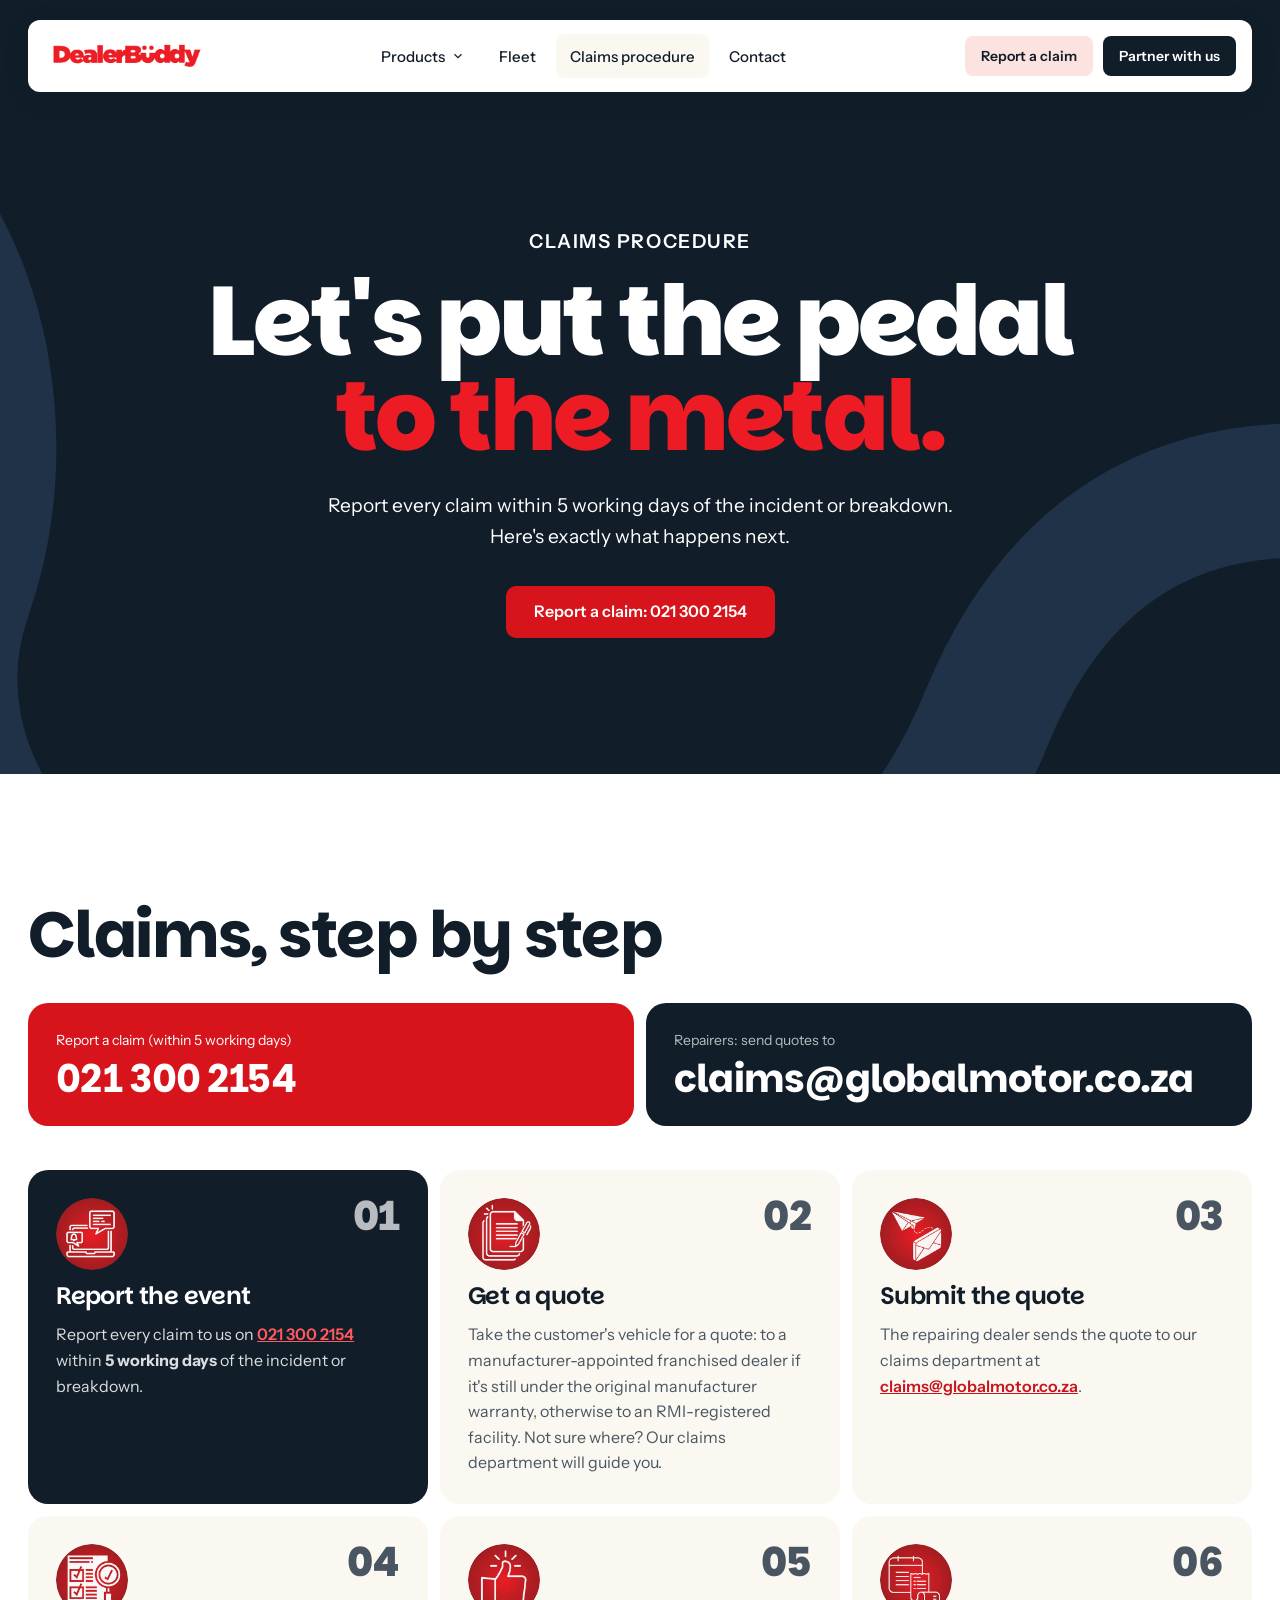
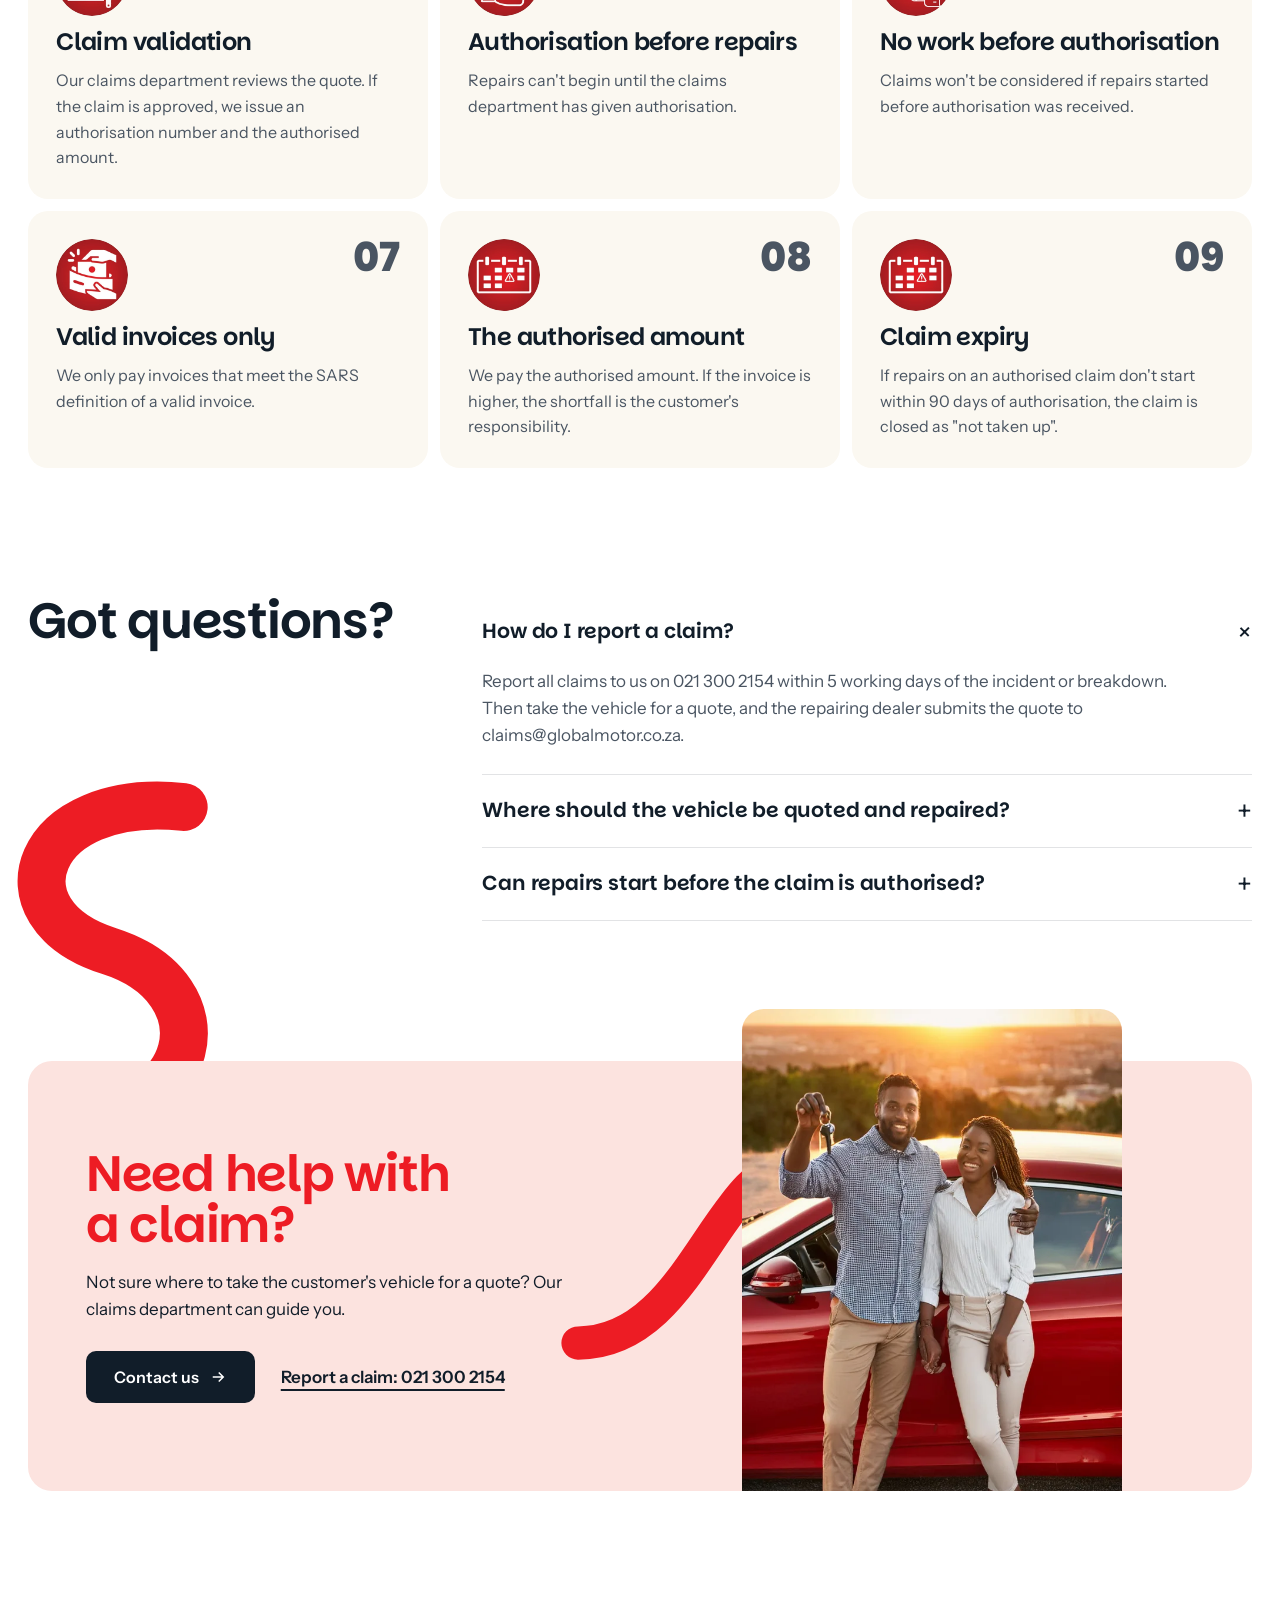
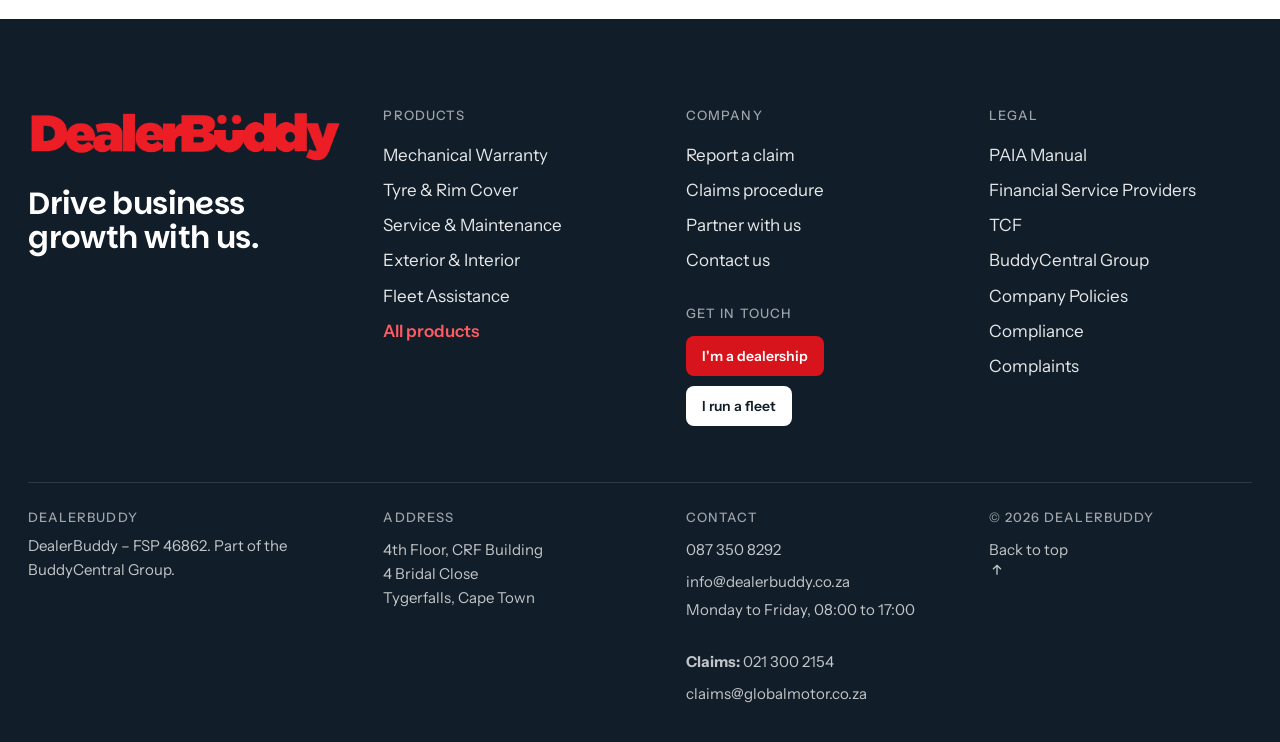
<file: public/claims.html>
<!doctype html>
<html lang="en-ZA">
<head>
<meta charset="utf-8">
<meta name="viewport" content="width=device-width, initial-scale=1, viewport-fit=cover">
<title>Claims procedure · DealerBuddy</title>
<meta name="description" content="How to report and process a DealerBuddy claim: report within 5 working days on 021 300 2154, get a quote, submit it and wait for authorisation.">
<meta name="theme-color" content="#111D29">
<meta property="og:title" content="Claims procedure · DealerBuddy">
<meta property="og:description" content="How to report and process a DealerBuddy claim: report within 5 working days on 021 300 2154, get a quote, submit it and wait for authorisation.">
<meta property="og:image" content="assets/img/hero-car.webp">
<link rel="icon" href="assets/img/favicon.png">
<link rel="apple-touch-icon" href="assets/img/apple-touch-icon.png">
<link rel="preconnect" href="https://fonts.googleapis.com">
<link rel="preconnect" href="https://fonts.gstatic.com" crossorigin>
<link rel="stylesheet" href="https://fonts.googleapis.com/css2?family=Instrument+Sans:wght@400;500;600;700&family=Parkinsans:wght@400;500;600;700;800&display=swap">
<link rel="stylesheet" href="site.css">
<script>/* hide what site.js reveals; show everything after 3s if it never runs */(function(d){d.classList.add('js');setTimeout(function(){if(!window.DB_OK)d.classList.remove('js')},3000)})(document.documentElement)</script>
</head>
<body data-page="claims">
<a class="skip" href="#main">Skip to content</a>
<header class="hdr">
  <a href="index.html" class="logo" aria-label="DealerBuddy home"><img src="assets/img/logo.webp" alt="DealerBuddy" width="1707" height="306"></a>
  <nav class="nav" aria-label="Main">
    <ul>
      <li class="dd"><button type="button" aria-expanded="false" aria-controls="dd-products">Products <svg viewBox="0 0 24 24" fill="none" stroke="currentColor" stroke-width="2" aria-hidden="true"><path d="m6 9 6 6 6-6"/></svg></button>
        <div class="dd-panel" id="dd-products"><a href="mechanical-warranty.html"><img src="assets/icons/warranty.webp" alt="" width="36" height="36">Vehicle Mechanical Warranty</a><a href="tyre-and-rim-cover.html"><img src="assets/icons/tyre.webp" alt="" width="36" height="36">Tyre and Rim Cover</a><a href="service-maintenance-plans.html"><img src="assets/icons/service.webp" alt="" width="36" height="36">Service &amp; Maintenance Plans</a><a href="exterior-interior-maintenance.html"><img src="assets/icons/interior.webp" alt="" width="36" height="36">Exterior &amp; Interior Maintenance</a><a href="fleet.html"><img src="assets/icons/fleet.webp" alt="" width="36" height="36">Fleet Assistance</a><a href="products.html" class="all">All products</a></div></li>
      <li><a href="fleet.html">Fleet</a></li>
      <li><a href="claims.html" aria-current="page">Claims procedure</a></li>
      <li><a href="contact.html">Contact</a></li>
    </ul>
  </nav>
  <div class="hdr-cta">
    <a class="btn btn-sm btn-blush hide-m" href="claims.html">Report a claim</a>
    <a class="btn btn-sm btn-ink" href="partner.html">Partner with us</a>
    <button class="menu-btn" id="menu-btn" type="button" aria-expanded="false" aria-controls="mnav"><svg viewBox="0 0 24 24" fill="none" stroke="currentColor" stroke-width="2" aria-hidden="true"><path d="M4 8h16M4 16h16"/></svg><span class="sr">Open menu</span></button>
  </div>
</header>
<div class="mnav" id="mnav">
  <ul>
    <li><a href="products.html">Products</a><ul class="sub"><li><a href="mechanical-warranty.html">Vehicle Mechanical Warranty</a></li><li><a href="tyre-and-rim-cover.html">Tyre and Rim Cover</a></li><li><a href="service-maintenance-plans.html">Service &amp; Maintenance Plans</a></li><li><a href="exterior-interior-maintenance.html">Exterior &amp; Interior Maintenance</a></li><li><a href="fleet.html">Fleet Assistance</a></li></ul></li>
    <li><a href="claims.html">Claims procedure</a></li>
    <li><a href="partner.html">Partner with us</a></li>
    <li><a href="contact.html">Contact</a></li>
    <li><a href="legal.html">Legal &amp; compliance</a></li>
  </ul>
  <div class="btns"><a class="btn btn-red" href="tel:+27213002154">Report a claim: 021 300 2154</a><a class="btn btn-light" href="tel:+27873508292">Call 087 350 8292</a></div>
</div>
<main id="main">

<section class="phero t-navy" aria-labelledby="page-title">
  <svg class="ribbon draw " viewBox="0 0 1440 900" preserveAspectRatio="xMidYMid slice" aria-hidden="true"><path d="M-120 170 C 140 120, 270 420, 190 650 C 130 820, 260 1020, 560 1050 C 900 1080, 1090 990, 1180 770 C 1250 600, 1380 520, 1580 560" stroke="#1F3247" stroke-width="130" pathLength="1"/></svg>
  <div>
    <p class="kicker">Claims procedure</p>
    <h1 id="page-title" class="d-xxl"><span>Let's put the pedal</span><span>to the metal.</span></h1>
    <p>Report every claim within 5 working days of the incident or breakdown. Here's exactly what happens next.</p>
    <a class="btn btn-red" href="tel:+27213002154">Report a claim: 021 300 2154</a>
  </div>
</section>
<section class="steps" aria-labelledby="st-title">
  <div class="wrap">
    <h2 id="st-title" class="d-l" data-r>Claims, step by step</h2>
    <div class="claim-call">
      <a class="cc alt" href="tel:+27213002154" data-r><span>Report a claim (within 5 working days)</span><b>021 300 2154</b></a>
      <a class="cc" href="mailto:claims@globalmotor.co.za" data-r><span>Repairers: send quotes to</span><b>claims@globalmotor.co.za</b></a>
    </div>
    <div class="steps-in"><article class="stp hot" data-r><span class="n">01</span><img src="assets/icons/claim-1.webp" alt="" width="72" height="72" loading="lazy"><h3>Report the event</h3><p>Report every claim to us on <a href="tel:+27213002154">021 300 2154</a> within <b>5 working days</b> of the incident or breakdown.</p></article><article class="stp" data-r><span class="n">02</span><img src="assets/icons/claim-2.webp" alt="" width="72" height="72" loading="lazy"><h3>Get a quote</h3><p>Take the customer's vehicle for a quote: to a manufacturer-appointed franchised dealer if it's still under the original manufacturer warranty, otherwise to an RMI-registered facility. Not sure where? Our claims department will guide you.</p></article><article class="stp" data-r><span class="n">03</span><img src="assets/icons/claim-3.webp" alt="" width="72" height="72" loading="lazy"><h3>Submit the quote</h3><p>The repairing dealer sends the quote to our claims department at <a href="mailto:claims@globalmotor.co.za">claims@globalmotor.co.za</a>.</p></article><article class="stp" data-r><span class="n">04</span><img src="assets/icons/claim-4.webp" alt="" width="72" height="72" loading="lazy"><h3>Claim validation</h3><p>Our claims department reviews the quote. If the claim is approved, we issue an authorisation number and the authorised amount.</p></article><article class="stp" data-r><span class="n">05</span><img src="assets/icons/claim-5.webp" alt="" width="72" height="72" loading="lazy"><h3>Authorisation before repairs</h3><p>Repairs can't begin until the claims department has given authorisation.</p></article><article class="stp" data-r><span class="n">06</span><img src="assets/icons/claim-6.webp" alt="" width="72" height="72" loading="lazy"><h3>No work before authorisation</h3><p>Claims won't be considered if repairs started before authorisation was received.</p></article><article class="stp" data-r><span class="n">07</span><img src="assets/icons/claim-7.webp" alt="" width="72" height="72" loading="lazy"><h3>Valid invoices only</h3><p>We only pay invoices that meet the SARS definition of a valid invoice.</p></article><article class="stp" data-r><span class="n">08</span><img src="assets/icons/claim-8.webp" alt="" width="72" height="72" loading="lazy"><h3>The authorised amount</h3><p>We pay the authorised amount. If the invoice is higher, the shortfall is the customer's responsibility.</p></article><article class="stp" data-r><span class="n">09</span><img src="assets/icons/claim-8.webp" alt="" width="72" height="72" loading="lazy"><h3>Claim expiry</h3><p>If repairs on an authorised claim don't start within 90 days of authorisation, the claim is closed as "not taken up".</p></article></div>
  </div>
</section>
<section class="faq" aria-labelledby="faq-title">
  <svg class="ribbon draw " viewBox="0 0 600 700" preserveAspectRatio="xMidYMid slice" aria-hidden="true"><path d="M440 60 C 160 30, 80 260, 300 330 C 520 400, 480 650, 190 650" stroke="#ED1C24" stroke-width="90" pathLength="1"/></svg>
  <div class="wrap faq-in">
    <h2 id="faq-title" class="d-m" data-r>Got questions?</h2>
    <div data-r><details class="qa" open><summary>How do I report a claim?</summary><div class="a"><p>Report all claims to us on 021 300 2154 within 5 working days of the incident or breakdown. Then take the vehicle for a quote, and the repairing dealer submits the quote to claims@globalmotor.co.za.</p></div></details><details class="qa"><summary>Where should the vehicle be quoted and repaired?</summary><div class="a"><p>If the vehicle is still under the Original Manufacturer Warranty, at a manufacturer-appointed franchised dealer. In all other cases, at an RMI (Retail Motor Industry) registered facility. Unsure? Our claims department can guide you.</p></div></details><details class="qa"><summary>Can repairs start before the claim is authorised?</summary><div class="a"><p>No. Repairs cannot begin until the claims department has provided authorisation. Claims will not be considered if repairs have already started before authorisation was received.</p></div></details></div>
  </div>
</section>
<section class="wrapup" aria-labelledby="wu-title">
  <div class="wrap">
    <div class="wu" data-r>
      <div>
        <h2 id="wu-title" class="d-m">Need help with<br>a claim?</h2>
        <p>Not sure where to take the customer's vehicle for a quote? Our claims department can guide you.</p>
        <div class="wu-btns"><a class="btn btn-ink" href="contact.html">Contact us <svg viewBox="0 0 24 24" fill="none" stroke="currentColor" stroke-width="2" aria-hidden="true"><path d="M5 12h14M13 6l6 6-6 6"/></svg></a><a class="link-u" href="tel:+27213002154">Report a claim: 021 300 2154</a></div>
      </div>
      <div class="wu-photo">
        <svg class="ribbon draw " viewBox="0 0 800 600" preserveAspectRatio="xMidYMid slice" aria-hidden="true"><path d="M-40 520 C 200 520, 250 150, 420 140 C 570 130, 590 330, 450 345 C 310 360, 320 120, 520 80 C 680 50, 760 200, 860 160" stroke="#ED1C24" stroke-width="70" pathLength="1"/></svg>
        <img src="assets/img/home-image.webp" alt="A couple with the keys to their new car" width="646" height="950" loading="lazy">
      </div>
    </div>
  </div>
</section></main>
<footer class="ftr">
  <div class="wrap">
    <div class="ftr-in">
      <div class="ftr-brand"><img src="assets/img/logo.webp" alt="DealerBuddy" width="1707" height="306" loading="lazy"><p>Drive business<br>growth with us.</p></div>
      <div><h3>Products</h3><ul><li><a href="mechanical-warranty.html">Mechanical Warranty</a></li><li><a href="tyre-and-rim-cover.html">Tyre &amp; Rim Cover</a></li><li><a href="service-maintenance-plans.html">Service &amp; Maintenance</a></li><li><a href="exterior-interior-maintenance.html">Exterior &amp; Interior</a></li><li><a href="fleet.html">Fleet Assistance</a></li><li><a class="hl" href="products.html">All products</a></li></ul></div>
      <div><h3>Company</h3><ul><li><a href="claims.html">Report a claim</a></li><li><a href="claims.html">Claims procedure</a></li><li><a href="partner.html">Partner with us</a></li><li><a href="contact.html">Contact us</a></li></ul>
        <h3 style="margin-top:28px">Get in touch</h3><div class="gi"><a class="btn btn-sm btn-red" href="partner.html">I'm a dealership</a><a class="btn btn-sm btn-light" href="fleet.html">I run a fleet</a></div></div>
      <div><h3>Legal</h3><ul><li><a href="legal.html#paia">PAIA Manual</a></li><li><a href="legal.html#fsp">Financial Service Providers</a></li><li><a href="legal.html#tcf">TCF</a></li><li><a href="legal.html#group">BuddyCentral Group</a></li><li><a href="legal.html#policies">Company Policies</a></li><li><a href="legal.html#compliance">Compliance</a></li><li><a href="legal.html#complaints">Complaints</a></li></ul></div>
    </div>
    <div class="ftr-bot">
      <div><h3>DealerBuddy</h3>DealerBuddy – FSP 46862. Part of the BuddyCentral Group.</div>
      <div><h3>Address</h3><a href="https://www.google.com/maps/search/?api=1&query=CRF%20Building%204%20Bridal%20Close%20Tygerfalls%20Cape%20Town" target="_blank" rel="noopener">4th Floor, CRF Building<br>4 Bridal Close<br>Tygerfalls, Cape Town</a></div>
      <div><h3>Contact</h3><a href="tel:+27873508292">087 350 8292</a><br><a href="mailto:info@dealerbuddy.co.za">info@dealerbuddy.co.za</a><br>Monday to Friday, 08:00 to 17:00<br><br><b>Claims:</b> <a href="tel:+27213002154">021 300 2154</a><br><a href="mailto:claims@globalmotor.co.za">claims@globalmotor.co.za</a></div>
      <div><h3>&copy; <span data-year>2026</span> DealerBuddy</h3><a class="to-top" href="#main">Back to top <svg width="16" height="16" viewBox="0 0 24 24" fill="none" stroke="currentColor" stroke-width="2" aria-hidden="true"><path d="M12 19V5M6 11l6-6 6 6"/></svg></a></div>
    </div>
  </div>
</footer>
<script src="site.js" defer></script>
</body>
</html>
</file>
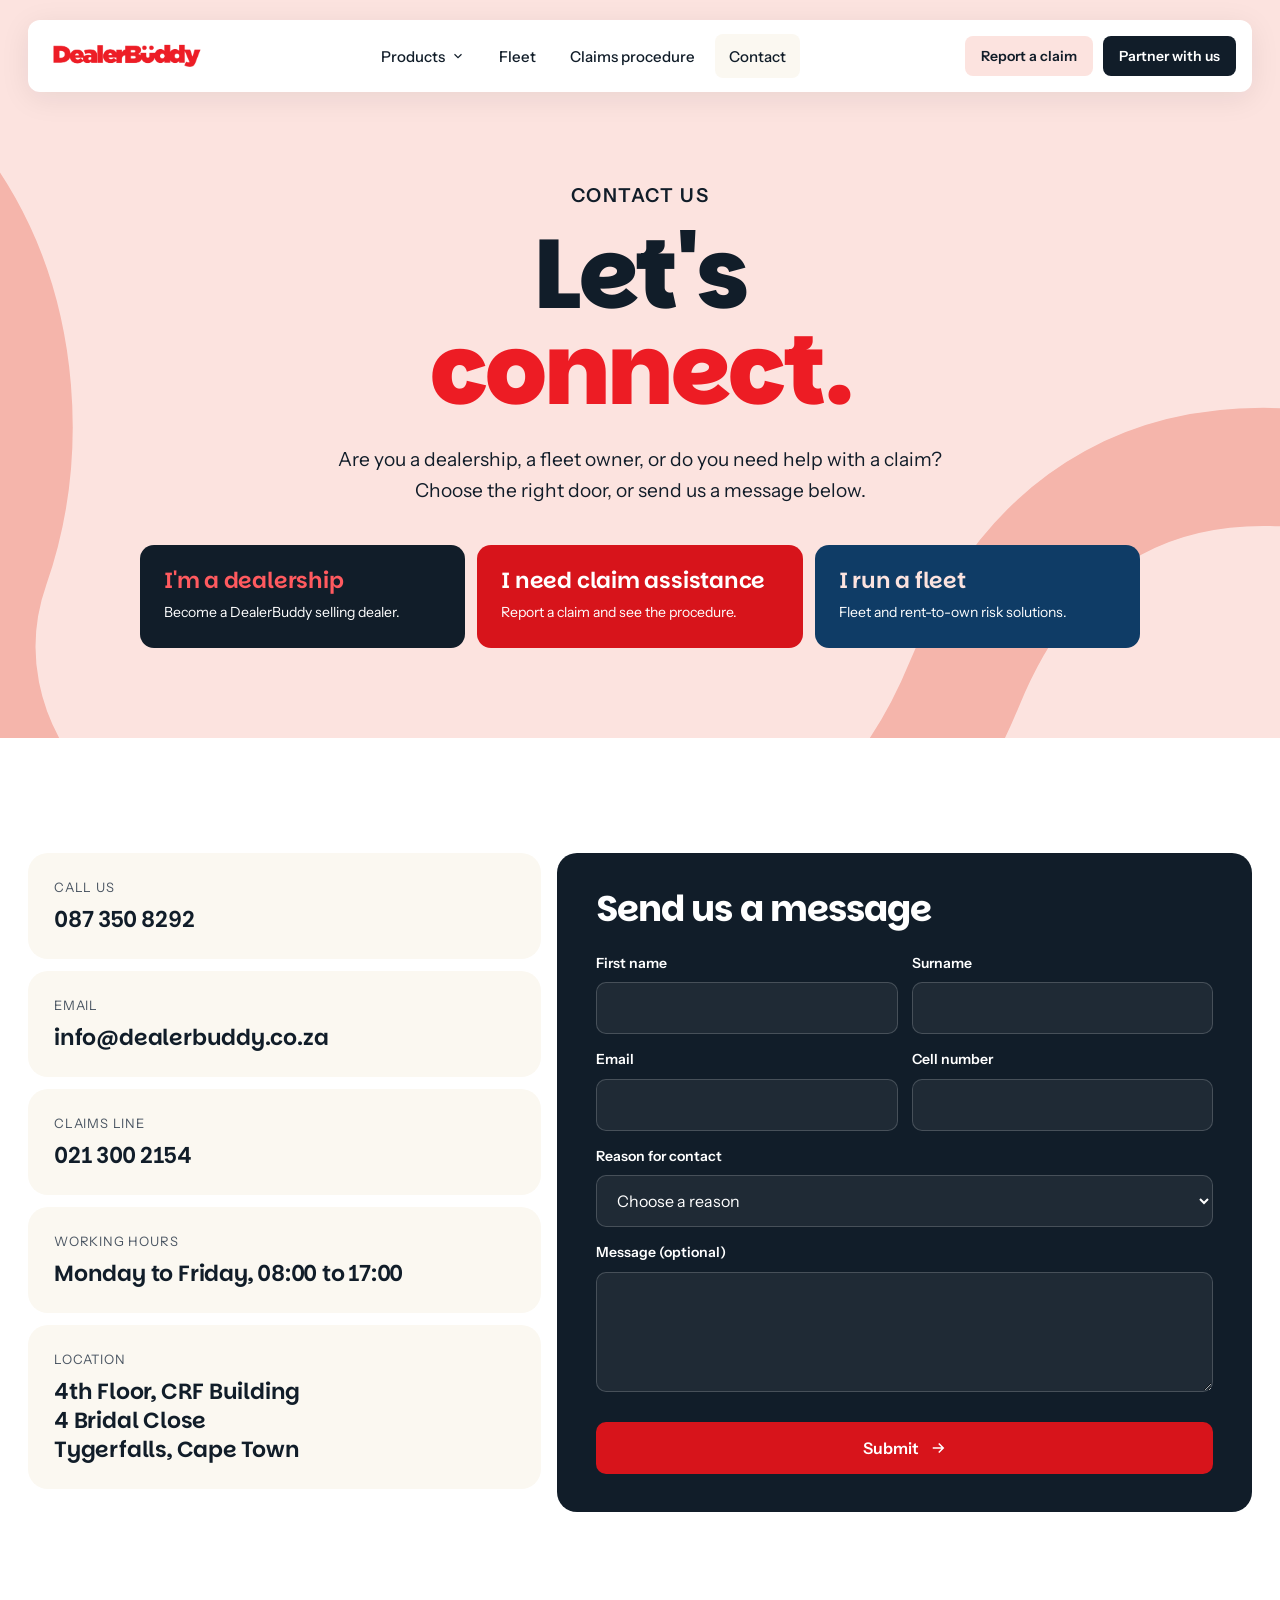
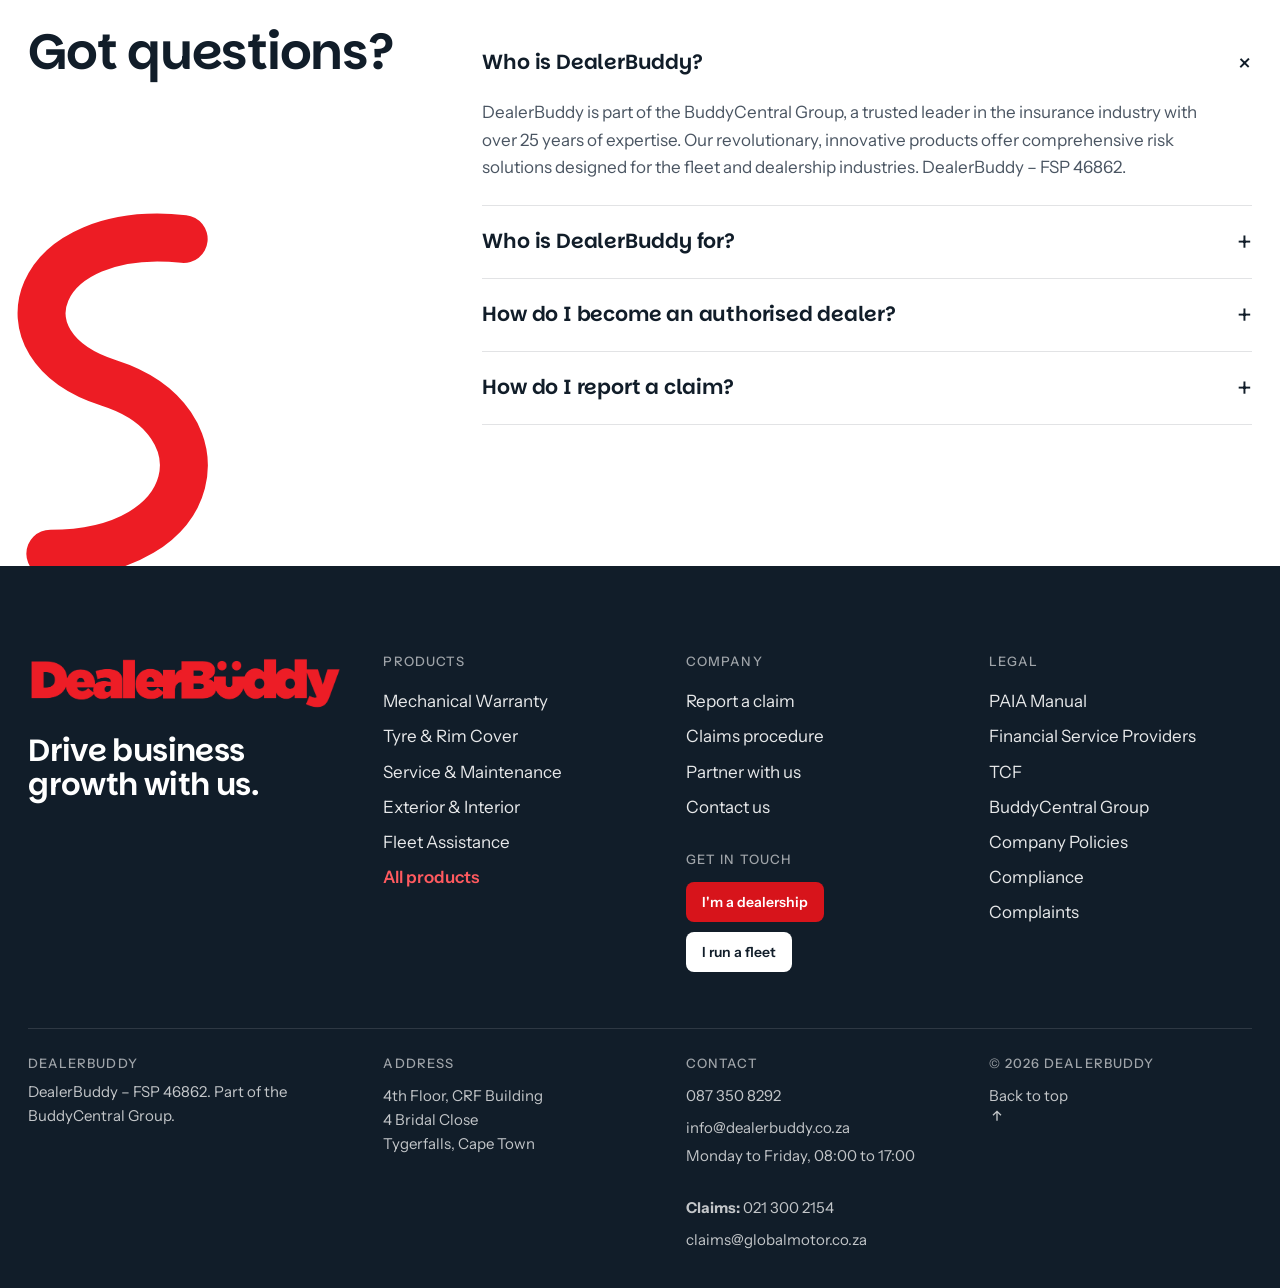
<file: public/contact.html>
<!doctype html>
<html lang="en-ZA">
<head>
<meta charset="utf-8">
<meta name="viewport" content="width=device-width, initial-scale=1, viewport-fit=cover">
<title>Contact us · DealerBuddy</title>
<meta name="description" content="Contact DealerBuddy on 087 350 8292 or info@dealerbuddy.co.za. Monday to Friday, 08:00 to 17:00. 4th Floor, CRF Building, Tygerfalls, Cape Town.">
<meta name="theme-color" content="#111D29">
<meta property="og:title" content="Contact us · DealerBuddy">
<meta property="og:description" content="Contact DealerBuddy on 087 350 8292 or info@dealerbuddy.co.za. Monday to Friday, 08:00 to 17:00. 4th Floor, CRF Building, Tygerfalls, Cape Town.">
<meta property="og:image" content="assets/img/hero-car.webp">
<link rel="icon" href="assets/img/favicon.png">
<link rel="apple-touch-icon" href="assets/img/apple-touch-icon.png">
<link rel="preconnect" href="https://fonts.googleapis.com">
<link rel="preconnect" href="https://fonts.gstatic.com" crossorigin>
<link rel="stylesheet" href="https://fonts.googleapis.com/css2?family=Instrument+Sans:wght@400;500;600;700&family=Parkinsans:wght@400;500;600;700;800&display=swap">
<link rel="stylesheet" href="site.css">
<script>/* hide what site.js reveals; show everything after 3s if it never runs */(function(d){d.classList.add('js');setTimeout(function(){if(!window.DB_OK)d.classList.remove('js')},3000)})(document.documentElement)</script>
</head>
<body data-page="contact">
<a class="skip" href="#main">Skip to content</a>
<header class="hdr">
  <a href="index.html" class="logo" aria-label="DealerBuddy home"><img src="assets/img/logo.webp" alt="DealerBuddy" width="1707" height="306"></a>
  <nav class="nav" aria-label="Main">
    <ul>
      <li class="dd"><button type="button" aria-expanded="false" aria-controls="dd-products">Products <svg viewBox="0 0 24 24" fill="none" stroke="currentColor" stroke-width="2" aria-hidden="true"><path d="m6 9 6 6 6-6"/></svg></button>
        <div class="dd-panel" id="dd-products"><a href="mechanical-warranty.html"><img src="assets/icons/warranty.webp" alt="" width="36" height="36">Vehicle Mechanical Warranty</a><a href="tyre-and-rim-cover.html"><img src="assets/icons/tyre.webp" alt="" width="36" height="36">Tyre and Rim Cover</a><a href="service-maintenance-plans.html"><img src="assets/icons/service.webp" alt="" width="36" height="36">Service &amp; Maintenance Plans</a><a href="exterior-interior-maintenance.html"><img src="assets/icons/interior.webp" alt="" width="36" height="36">Exterior &amp; Interior Maintenance</a><a href="fleet.html"><img src="assets/icons/fleet.webp" alt="" width="36" height="36">Fleet Assistance</a><a href="products.html" class="all">All products</a></div></li>
      <li><a href="fleet.html">Fleet</a></li>
      <li><a href="claims.html">Claims procedure</a></li>
      <li><a href="contact.html" aria-current="page">Contact</a></li>
    </ul>
  </nav>
  <div class="hdr-cta">
    <a class="btn btn-sm btn-blush hide-m" href="claims.html">Report a claim</a>
    <a class="btn btn-sm btn-ink" href="partner.html">Partner with us</a>
    <button class="menu-btn" id="menu-btn" type="button" aria-expanded="false" aria-controls="mnav"><svg viewBox="0 0 24 24" fill="none" stroke="currentColor" stroke-width="2" aria-hidden="true"><path d="M4 8h16M4 16h16"/></svg><span class="sr">Open menu</span></button>
  </div>
</header>
<div class="mnav" id="mnav">
  <ul>
    <li><a href="products.html">Products</a><ul class="sub"><li><a href="mechanical-warranty.html">Vehicle Mechanical Warranty</a></li><li><a href="tyre-and-rim-cover.html">Tyre and Rim Cover</a></li><li><a href="service-maintenance-plans.html">Service &amp; Maintenance Plans</a></li><li><a href="exterior-interior-maintenance.html">Exterior &amp; Interior Maintenance</a></li><li><a href="fleet.html">Fleet Assistance</a></li></ul></li>
    <li><a href="claims.html">Claims procedure</a></li>
    <li><a href="partner.html">Partner with us</a></li>
    <li><a href="contact.html">Contact</a></li>
    <li><a href="legal.html">Legal &amp; compliance</a></li>
  </ul>
  <div class="btns"><a class="btn btn-red" href="tel:+27213002154">Report a claim: 021 300 2154</a><a class="btn btn-light" href="tel:+27873508292">Call 087 350 8292</a></div>
</div>
<main id="main">

<section class="phero t-blush" style="min-height:0" aria-labelledby="page-title">
  <svg class="ribbon draw " viewBox="0 0 1440 900" preserveAspectRatio="xMidYMid slice" aria-hidden="true"><path d="M-120 170 C 140 120, 270 420, 190 650 C 130 820, 260 1020, 560 1050 C 900 1080, 1090 990, 1180 770 C 1250 600, 1380 520, 1580 560" stroke="#F5B5AB" stroke-width="120" pathLength="1"/></svg>
  <div class="narrow">
    <p class="kicker">Contact us</p>
    <h1 id="page-title" class="d-xxl"><span>Let's</span><span>connect.</span></h1>
    <p>Are you a dealership, a fleet owner, or do you need help with a claim? Choose the right door, or send us a message below.</p>
    <div class="choose">
      <a class="a1" href="partner.html"><b>I'm a dealership</b><span>Become a DealerBuddy selling dealer.</span></a>
      <a class="a2" href="claims.html"><b>I need claim assistance</b><span>Report a claim and see the procedure.</span></a>
      <a class="a3" href="fleet.html"><b>I run a fleet</b><span>Fleet and rent-to-own risk solutions.</span></a>
    </div>
  </div>
</section>
<section class="contact" aria-labelledby="form-title">
  <div class="wrap ct">
    <div class="ct-info">
      <div class="ci" data-r><span>Call us</span><a href="tel:+27873508292">087 350 8292</a></div>
      <div class="ci" data-r><span>Email</span><a href="mailto:info@dealerbuddy.co.za">info@dealerbuddy.co.za</a></div>
      <div class="ci" data-r><span>Claims line</span><a href="tel:+27213002154">021 300 2154</a></div>
      <div class="ci" data-r><span>Working hours</span><b>Monday to Friday, 08:00 to 17:00</b></div>
      <div class="ci" data-r><span>Location</span><a href="https://www.google.com/maps/search/?api=1&query=CRF%20Building%204%20Bridal%20Close%20Tygerfalls%20Cape%20Town" target="_blank" rel="noopener">4th Floor, CRF Building<br>4 Bridal Close<br>Tygerfalls, Cape Town</a></div>
    </div>
    <form class="form" name="contact" method="POST" action="thank-you.html" data-netlify="true" netlify-honeypot="company-website" data-check novalidate data-r>
      <input type="hidden" name="form-name" value="contact">
      <p class="hp"><label>Leave this empty <input name="company-website" tabindex="-1" autocomplete="off"></label></p>
      <h2 id="form-title">Send us a message</h2>
      <div class="fgrid">
        <div class="field"><label for="f-first">First name</label><input id="f-first" name="first-name" autocomplete="given-name" required></div>
        <div class="field"><label for="f-last">Surname</label><input id="f-last" name="surname" autocomplete="family-name" required></div>
        <div class="field"><label for="f-email">Email</label><input id="f-email" name="email" type="email" autocomplete="email" required></div>
        <div class="field"><label for="f-cell">Cell number</label><input id="f-cell" name="cell" type="tel" autocomplete="tel" required></div>
        <div class="field full"><label for="f-reason">Reason for contact</label><select id="f-reason" name="reason" required><option value="">Choose a reason</option><option>Partner with us</option><option>Call back</option><option>Get a quote</option><option>Claim assistance</option></select></div>
        <div class="field full"><label for="f-msg">Message (optional)</label><textarea id="f-msg" name="message"></textarea></div>
      </div>
      <button class="btn btn-red" type="submit">Submit <svg viewBox="0 0 24 24" fill="none" stroke="currentColor" stroke-width="2" aria-hidden="true"><path d="M5 12h14M13 6l6 6-6 6"/></svg></button>
    </form>
  </div>
</section>
<section class="faq" aria-labelledby="faq-title">
  <svg class="ribbon draw " viewBox="0 0 600 700" preserveAspectRatio="xMidYMid slice" aria-hidden="true"><path d="M440 60 C 160 30, 80 260, 300 330 C 520 400, 480 650, 190 650" stroke="#ED1C24" stroke-width="90" pathLength="1"/></svg>
  <div class="wrap faq-in">
    <h2 id="faq-title" class="d-m" data-r>Got questions?</h2>
    <div data-r><details class="qa" open><summary>Who is DealerBuddy?</summary><div class="a"><p>DealerBuddy is part of the BuddyCentral Group, a trusted leader in the insurance industry with over 25 years of expertise. Our revolutionary, innovative products offer comprehensive risk solutions designed for the fleet and dealership industries. DealerBuddy – FSP 46862.</p></div></details><details class="qa"><summary>Who is DealerBuddy for?</summary><div class="a"><p>Dealerships, fleet owners and rent-to-own businesses. Our goal is to streamline vehicle management, so you can focus on your customers while we handle the complexities behind the scenes.</p></div></details><details class="qa"><summary>How do I become an authorised dealer?</summary><div class="a"><p>Complete our dealer sign-up: your dealership and banking details, compliance information, branch and contact details, supporting documents and the products to be loaded. The full list is on our Partner with us page.</p></div></details><details class="qa"><summary>How do I report a claim?</summary><div class="a"><p>Report all claims to us on 021 300 2154 within 5 working days of the incident or breakdown. Then take the vehicle for a quote, and the repairing dealer submits the quote to claims@globalmotor.co.za.</p></div></details></div>
  </div>
</section></main>
<footer class="ftr">
  <div class="wrap">
    <div class="ftr-in">
      <div class="ftr-brand"><img src="assets/img/logo.webp" alt="DealerBuddy" width="1707" height="306" loading="lazy"><p>Drive business<br>growth with us.</p></div>
      <div><h3>Products</h3><ul><li><a href="mechanical-warranty.html">Mechanical Warranty</a></li><li><a href="tyre-and-rim-cover.html">Tyre &amp; Rim Cover</a></li><li><a href="service-maintenance-plans.html">Service &amp; Maintenance</a></li><li><a href="exterior-interior-maintenance.html">Exterior &amp; Interior</a></li><li><a href="fleet.html">Fleet Assistance</a></li><li><a class="hl" href="products.html">All products</a></li></ul></div>
      <div><h3>Company</h3><ul><li><a href="claims.html">Report a claim</a></li><li><a href="claims.html">Claims procedure</a></li><li><a href="partner.html">Partner with us</a></li><li><a href="contact.html">Contact us</a></li></ul>
        <h3 style="margin-top:28px">Get in touch</h3><div class="gi"><a class="btn btn-sm btn-red" href="partner.html">I'm a dealership</a><a class="btn btn-sm btn-light" href="fleet.html">I run a fleet</a></div></div>
      <div><h3>Legal</h3><ul><li><a href="legal.html#paia">PAIA Manual</a></li><li><a href="legal.html#fsp">Financial Service Providers</a></li><li><a href="legal.html#tcf">TCF</a></li><li><a href="legal.html#group">BuddyCentral Group</a></li><li><a href="legal.html#policies">Company Policies</a></li><li><a href="legal.html#compliance">Compliance</a></li><li><a href="legal.html#complaints">Complaints</a></li></ul></div>
    </div>
    <div class="ftr-bot">
      <div><h3>DealerBuddy</h3>DealerBuddy – FSP 46862. Part of the BuddyCentral Group.</div>
      <div><h3>Address</h3><a href="https://www.google.com/maps/search/?api=1&query=CRF%20Building%204%20Bridal%20Close%20Tygerfalls%20Cape%20Town" target="_blank" rel="noopener">4th Floor, CRF Building<br>4 Bridal Close<br>Tygerfalls, Cape Town</a></div>
      <div><h3>Contact</h3><a href="tel:+27873508292">087 350 8292</a><br><a href="mailto:info@dealerbuddy.co.za">info@dealerbuddy.co.za</a><br>Monday to Friday, 08:00 to 17:00<br><br><b>Claims:</b> <a href="tel:+27213002154">021 300 2154</a><br><a href="mailto:claims@globalmotor.co.za">claims@globalmotor.co.za</a></div>
      <div><h3>&copy; <span data-year>2026</span> DealerBuddy</h3><a class="to-top" href="#main">Back to top <svg width="16" height="16" viewBox="0 0 24 24" fill="none" stroke="currentColor" stroke-width="2" aria-hidden="true"><path d="M12 19V5M6 11l6-6 6 6"/></svg></a></div>
    </div>
  </div>
</footer>
<script src="site.js" defer></script>
</body>
</html>
</file>
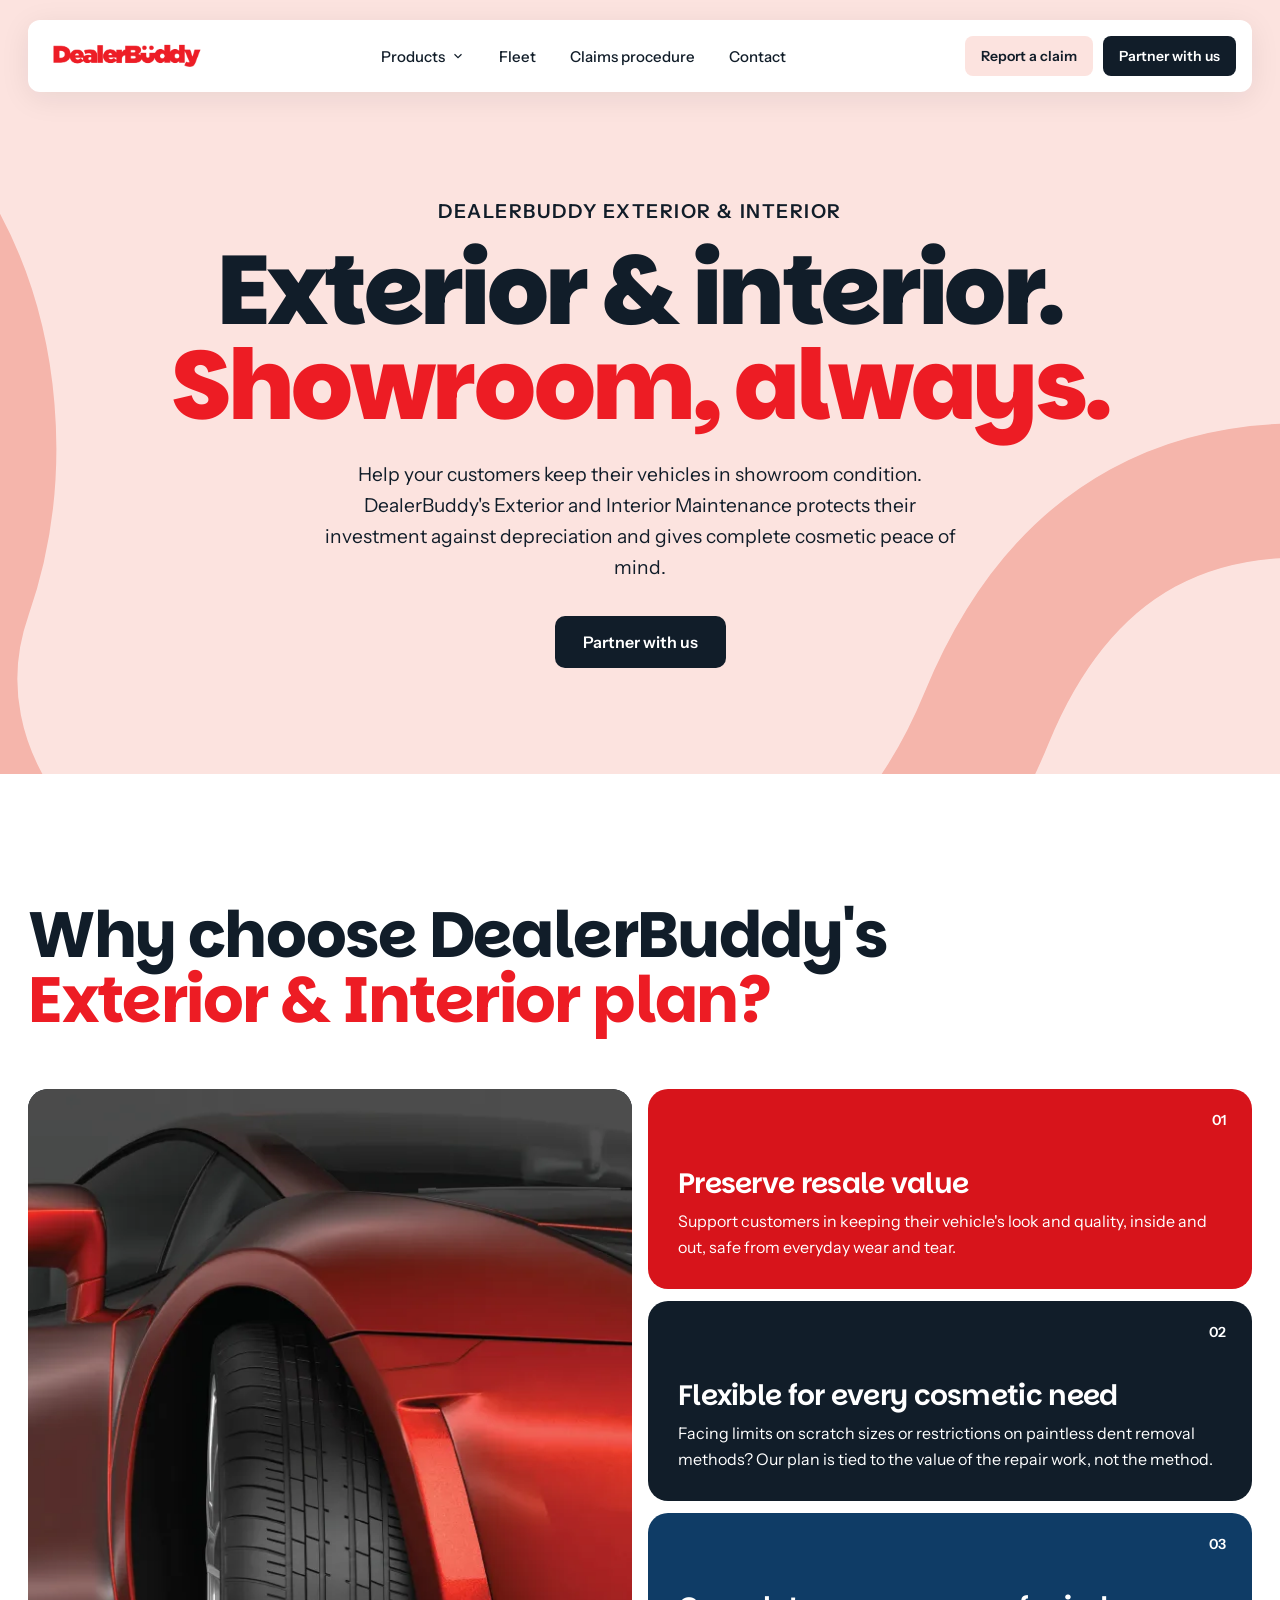
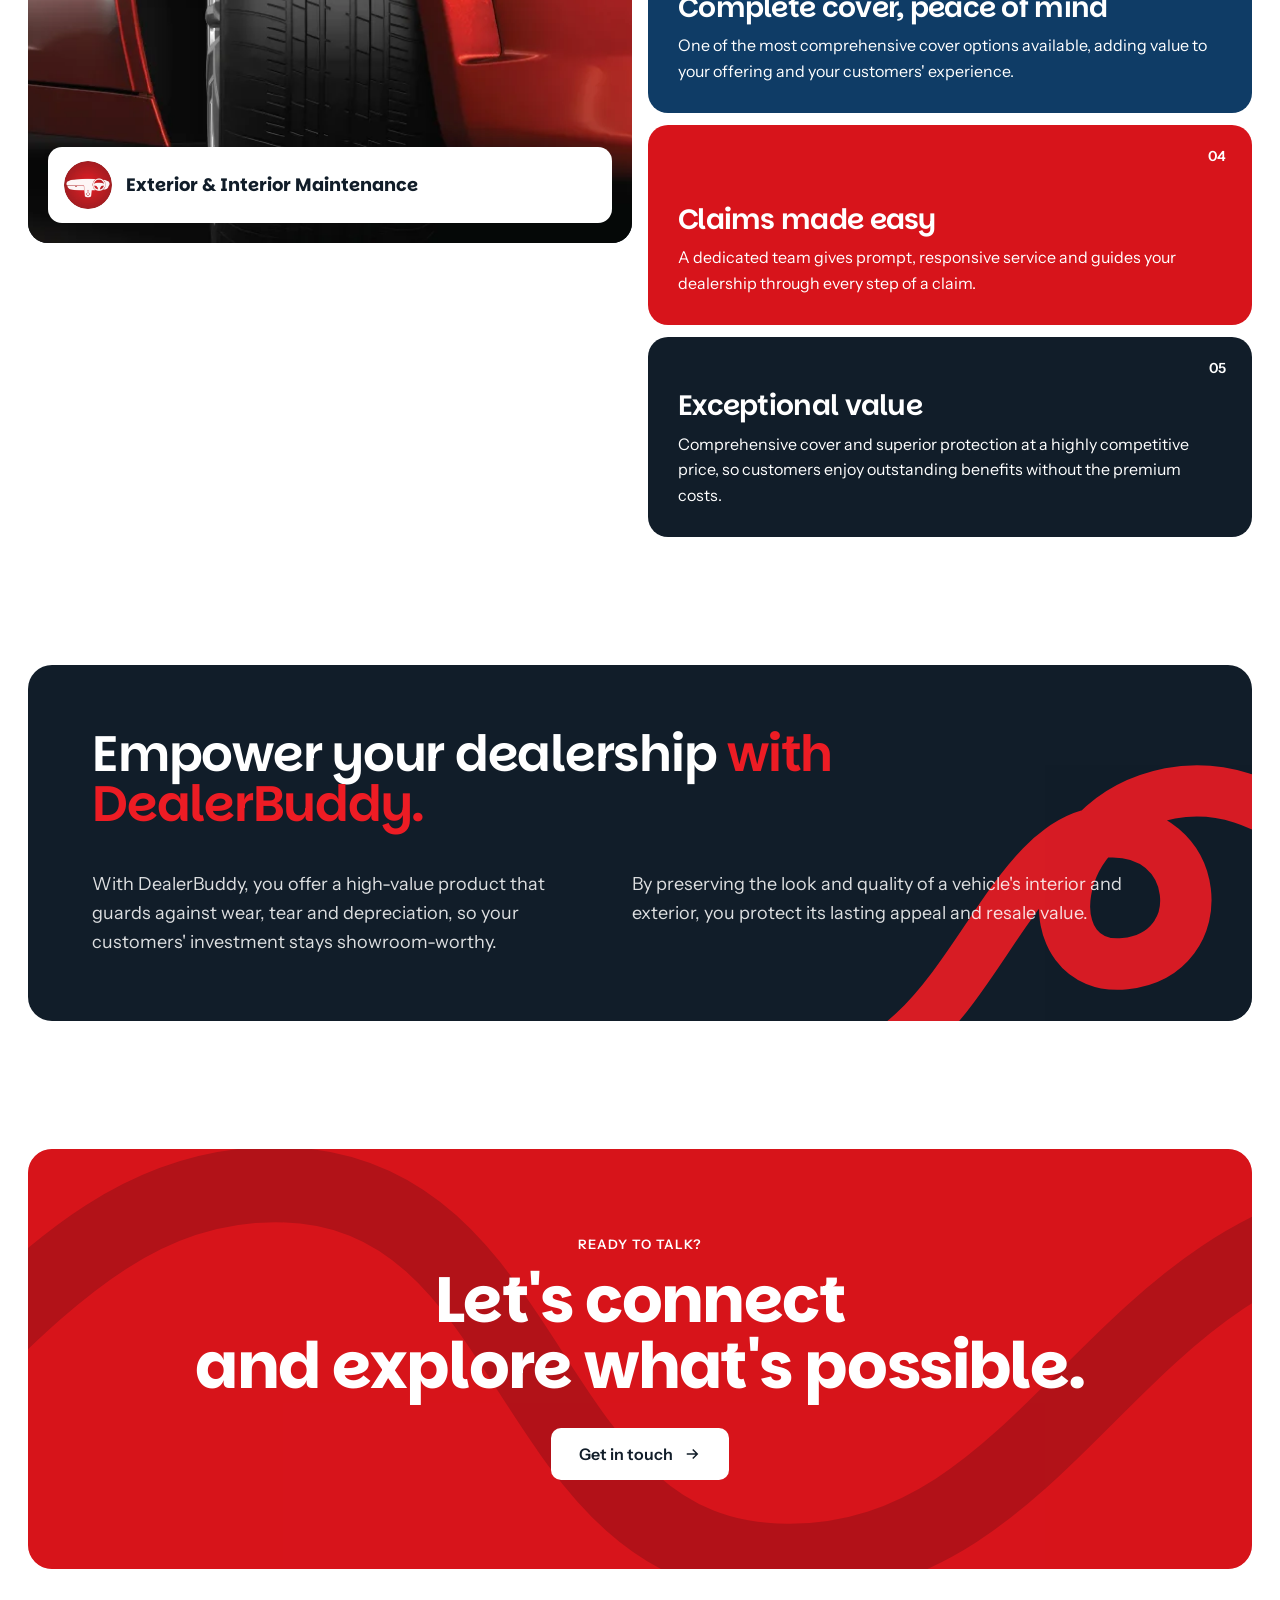
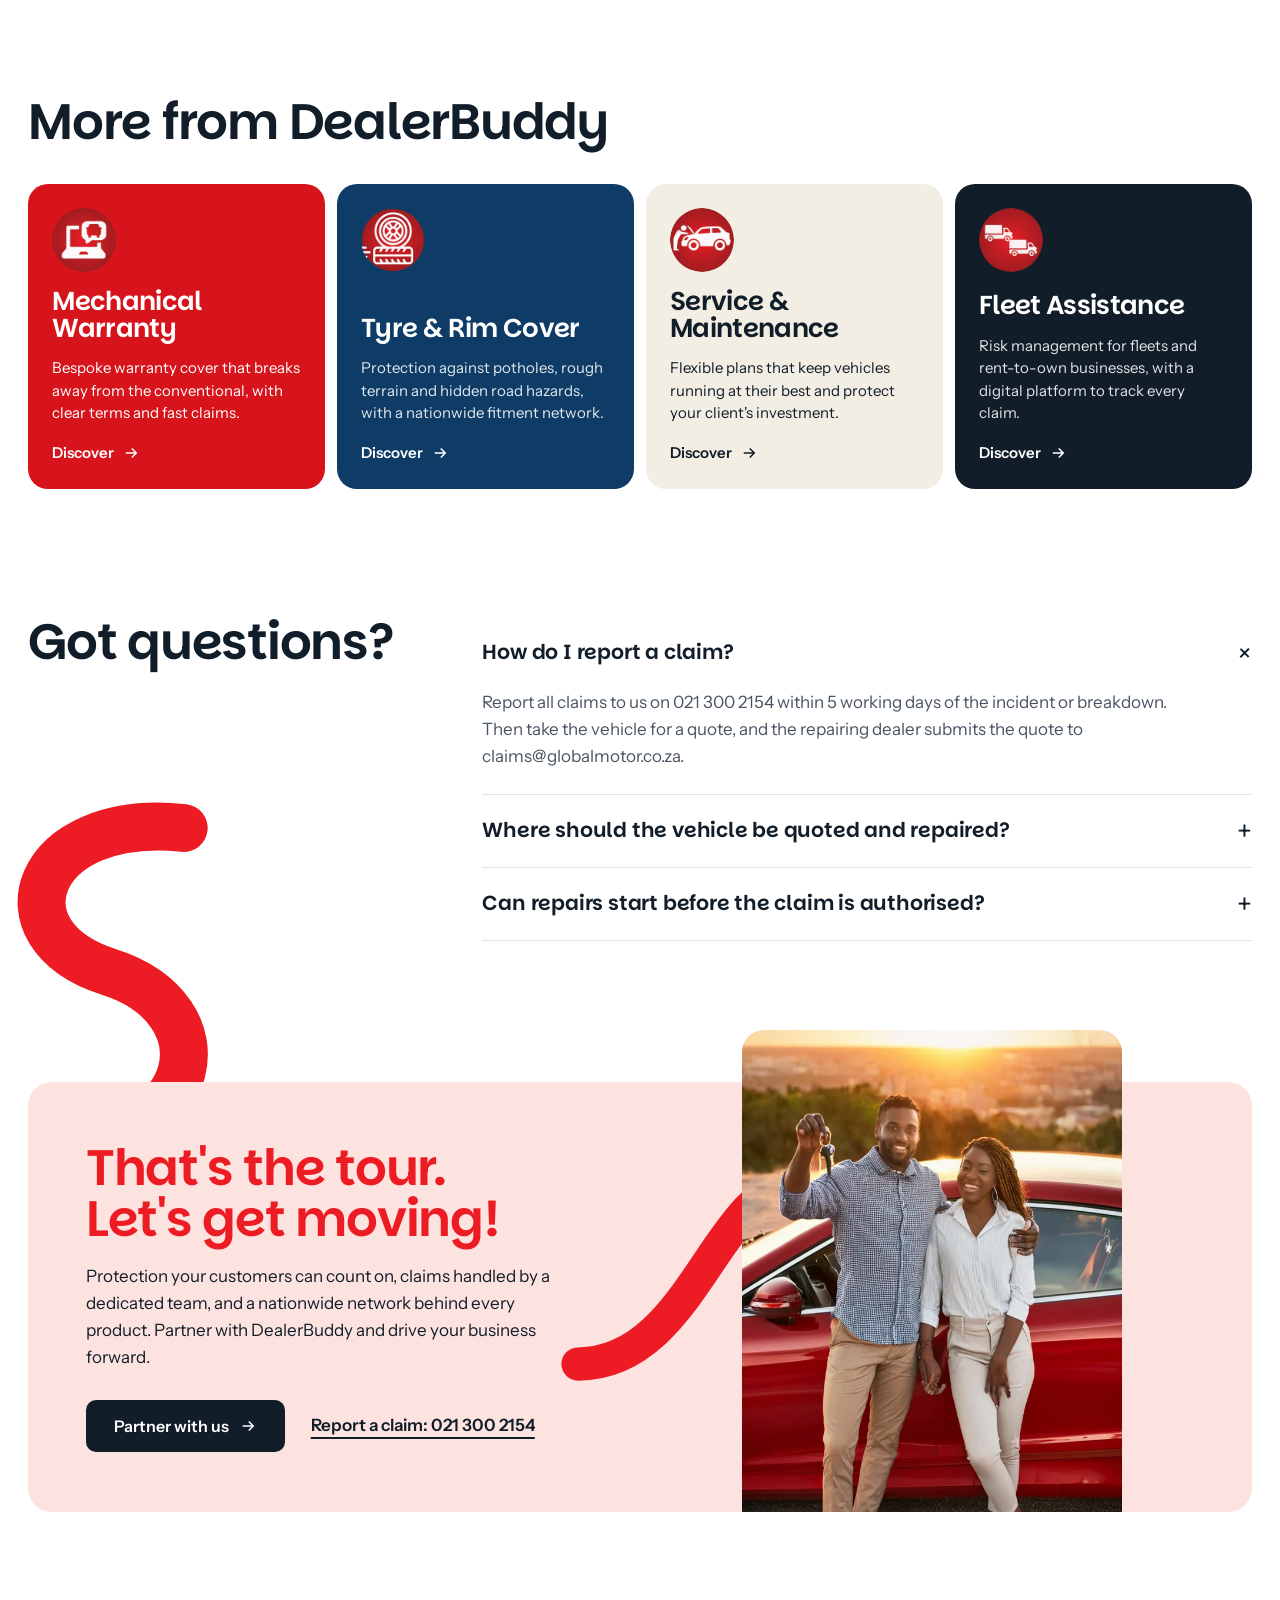
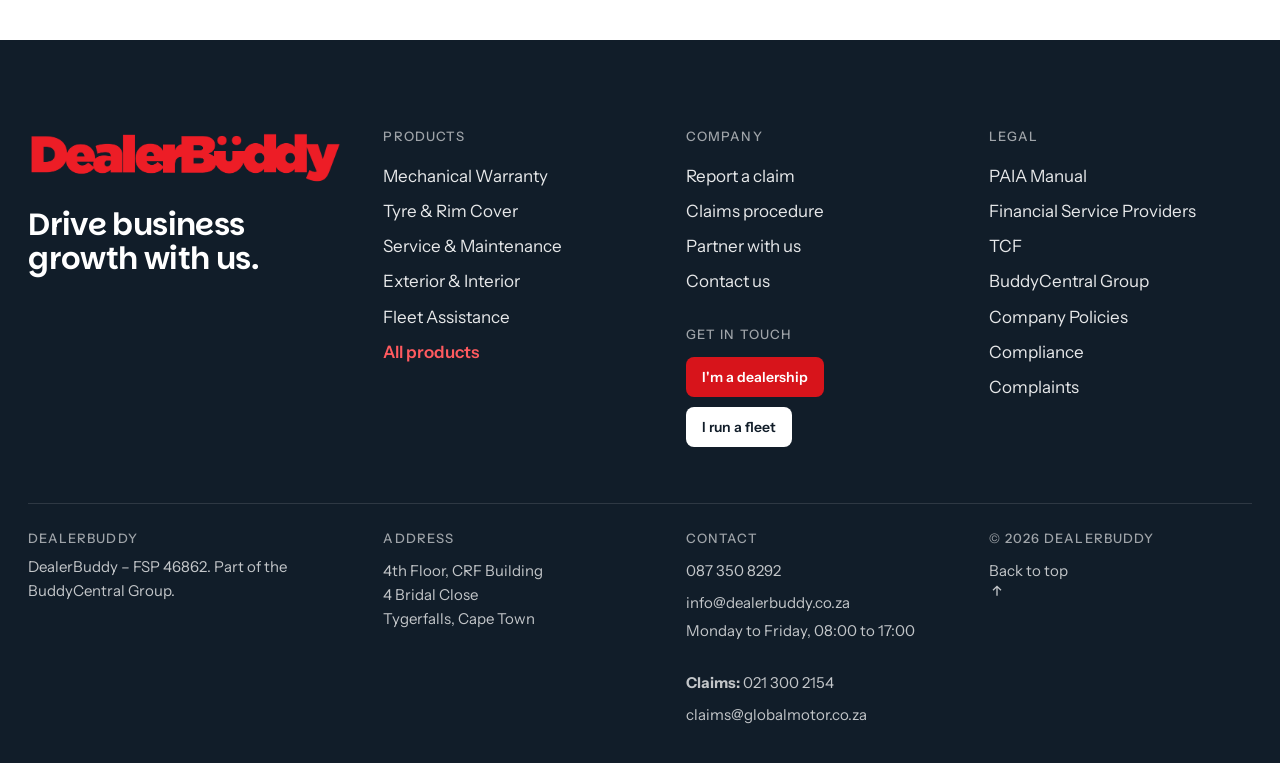
<file: public/exterior-interior-maintenance.html>
<!doctype html>
<html lang="en-ZA">
<head>
<meta charset="utf-8">
<meta name="viewport" content="width=device-width, initial-scale=1, viewport-fit=cover">
<title>Exterior &amp; Interior Maintenance · DealerBuddy</title>
<meta name="description" content="Help your customers keep their vehicles in showroom condition. DealerBuddy&#x27;s Exterior and Interior Maintenance protects their investment against depreciati">
<meta name="theme-color" content="#111D29">
<meta property="og:title" content="Exterior &amp; Interior Maintenance · DealerBuddy">
<meta property="og:description" content="Help your customers keep their vehicles in showroom condition. DealerBuddy&#x27;s Exterior and Interior Maintenance protects their investment against depreciati">
<meta property="og:image" content="assets/img/hero-car.webp">
<link rel="icon" href="assets/img/favicon.png">
<link rel="apple-touch-icon" href="assets/img/apple-touch-icon.png">
<link rel="preconnect" href="https://fonts.googleapis.com">
<link rel="preconnect" href="https://fonts.gstatic.com" crossorigin>
<link rel="stylesheet" href="https://fonts.googleapis.com/css2?family=Instrument+Sans:wght@400;500;600;700&family=Parkinsans:wght@400;500;600;700;800&display=swap">
<link rel="stylesheet" href="site.css">
<script>/* hide what site.js reveals; show everything after 3s if it never runs */(function(d){d.classList.add('js');setTimeout(function(){if(!window.DB_OK)d.classList.remove('js')},3000)})(document.documentElement)</script>
</head>
<body data-page="exterior-interior-maintenance">
<a class="skip" href="#main">Skip to content</a>
<header class="hdr">
  <a href="index.html" class="logo" aria-label="DealerBuddy home"><img src="assets/img/logo.webp" alt="DealerBuddy" width="1707" height="306"></a>
  <nav class="nav" aria-label="Main">
    <ul>
      <li class="dd"><button type="button" aria-expanded="false" aria-controls="dd-products">Products <svg viewBox="0 0 24 24" fill="none" stroke="currentColor" stroke-width="2" aria-hidden="true"><path d="m6 9 6 6 6-6"/></svg></button>
        <div class="dd-panel" id="dd-products"><a href="mechanical-warranty.html"><img src="assets/icons/warranty.webp" alt="" width="36" height="36">Vehicle Mechanical Warranty</a><a href="tyre-and-rim-cover.html"><img src="assets/icons/tyre.webp" alt="" width="36" height="36">Tyre and Rim Cover</a><a href="service-maintenance-plans.html"><img src="assets/icons/service.webp" alt="" width="36" height="36">Service &amp; Maintenance Plans</a><a href="exterior-interior-maintenance.html" aria-current="page"><img src="assets/icons/interior.webp" alt="" width="36" height="36">Exterior &amp; Interior Maintenance</a><a href="fleet.html"><img src="assets/icons/fleet.webp" alt="" width="36" height="36">Fleet Assistance</a><a href="products.html" class="all">All products</a></div></li>
      <li><a href="fleet.html">Fleet</a></li>
      <li><a href="claims.html">Claims procedure</a></li>
      <li><a href="contact.html">Contact</a></li>
    </ul>
  </nav>
  <div class="hdr-cta">
    <a class="btn btn-sm btn-blush hide-m" href="claims.html">Report a claim</a>
    <a class="btn btn-sm btn-ink" href="partner.html">Partner with us</a>
    <button class="menu-btn" id="menu-btn" type="button" aria-expanded="false" aria-controls="mnav"><svg viewBox="0 0 24 24" fill="none" stroke="currentColor" stroke-width="2" aria-hidden="true"><path d="M4 8h16M4 16h16"/></svg><span class="sr">Open menu</span></button>
  </div>
</header>
<div class="mnav" id="mnav">
  <ul>
    <li><a href="products.html">Products</a><ul class="sub"><li><a href="mechanical-warranty.html">Vehicle Mechanical Warranty</a></li><li><a href="tyre-and-rim-cover.html">Tyre and Rim Cover</a></li><li><a href="service-maintenance-plans.html">Service &amp; Maintenance Plans</a></li><li><a href="exterior-interior-maintenance.html">Exterior &amp; Interior Maintenance</a></li><li><a href="fleet.html">Fleet Assistance</a></li></ul></li>
    <li><a href="claims.html">Claims procedure</a></li>
    <li><a href="partner.html">Partner with us</a></li>
    <li><a href="contact.html">Contact</a></li>
    <li><a href="legal.html">Legal &amp; compliance</a></li>
  </ul>
  <div class="btns"><a class="btn btn-red" href="tel:+27213002154">Report a claim: 021 300 2154</a><a class="btn btn-light" href="tel:+27873508292">Call 087 350 8292</a></div>
</div>
<main id="main">

<section class="phero t-blush" aria-labelledby="page-title">
  <svg class="ribbon draw " viewBox="0 0 1440 900" preserveAspectRatio="xMidYMid slice" aria-hidden="true"><path d="M-120 170 C 140 120, 270 420, 190 650 C 130 820, 260 1020, 560 1050 C 900 1080, 1090 990, 1180 770 C 1250 600, 1380 520, 1580 560" stroke="#F5B5AB" stroke-width="130" pathLength="1"/></svg>
  <div>
    <p class="kicker">DealerBuddy Exterior &amp; Interior</p>
    <h1 id="page-title" class="d-xxl"><span>Exterior &amp; interior.</span><span>Showroom, always.</span></h1>
    <p>Help your customers keep their vehicles in showroom condition. DealerBuddy&#x27;s Exterior and Interior Maintenance protects their investment against depreciation and gives complete cosmetic peace of mind.</p>
    <a class="btn btn-ink" href="partner.html">Partner with us</a>
  </div>
</section>

<section class="why" aria-labelledby="why-title">
  <div class="wrap why-in">
    <h2 id="why-title" class="d-l" data-r>Why choose DealerBuddy's <em>Exterior & Interior plan?</em></h2>
    <div class="why-media" data-r="scale">
      <img src="assets/img/hero-car.webp" alt="" width="646" height="950" loading="lazy" style="object-position:62% 50%">
      <div class="badge"><img src="assets/icons/interior.webp" alt="" width="48" height="48"><b>Exterior &amp; Interior Maintenance</b></div>
    </div>
    <div class="why-list"><article class="wc v0" data-r style="top:110px"><span class="num">01</span><h3>Preserve resale value</h3><p>Support customers in keeping their vehicle&#x27;s look and quality, inside and out, safe from everyday wear and tear.</p></article><article class="wc v1" data-r style="top:128px"><span class="num">02</span><h3>Flexible for every cosmetic need</h3><p>Facing limits on scratch sizes or restrictions on paintless dent removal methods? Our plan is tied to the value of the repair work, not the method.</p></article><article class="wc v2" data-r style="top:146px"><span class="num">03</span><h3>Complete cover, peace of mind</h3><p>One of the most comprehensive cover options available, adding value to your offering and your customers&#x27; experience.</p></article><article class="wc v0" data-r style="top:164px"><span class="num">04</span><h3>Claims made easy</h3><p>A dedicated team gives prompt, responsive service and guides your dealership through every step of a claim.</p></article><article class="wc v1" data-r style="top:182px"><span class="num">05</span><h3>Exceptional value</h3><p>Comprehensive cover and superior protection at a highly competitive price, so customers enjoy outstanding benefits without the premium costs.</p></article></div>
  </div>
</section>

<section class="explain" aria-labelledby="ex-title">
  <div class="wrap">
    <div class="ex" data-r>
      <svg class="ribbon draw " viewBox="0 0 800 600" preserveAspectRatio="xMidYMid slice" aria-hidden="true"><path d="M-40 520 C 200 520, 250 150, 420 140 C 570 130, 590 330, 450 345 C 310 360, 320 120, 520 80 C 680 50, 760 200, 860 160" stroke="#ED1C24" stroke-width="80" pathLength="1"/></svg>
      <h2 id="ex-title" class="d-m">Empower your dealership <span>with DealerBuddy.</span></h2>
      <div class="ex-cols"><p>With DealerBuddy, you offer a high-value product that guards against wear, tear and depreciation, so your customers&#x27; investment stays showroom-worthy.</p><p>By preserving the look and quality of a vehicle&#x27;s interior and exterior, you protect its lasting appeal and resale value.</p></div>
    </div>
  </div>
</section>

<section class="chat" aria-labelledby="ch-title">
  <div class="wrap">
    <div class="ch" data-r>
      <svg class="ribbon draw " viewBox="0 0 1200 500" preserveAspectRatio="xMidYMid slice" aria-hidden="true"><path d="M-60 380 C 160 380, 220 120, 420 120 C 620 120, 600 400, 800 400 C 1000 400, 1040 160, 1260 140" stroke="#8E1016" stroke-width="56" pathLength="1"/></svg>
      <p class="kicker">Ready to talk?</p>
      <h2 id="ch-title" class="d-l">Let's connect<br>and explore what's possible.</h2>
      <a class="btn btn-light" href="contact.html">Get in touch <svg viewBox="0 0 24 24" fill="none" stroke="currentColor" stroke-width="2" aria-hidden="true"><path d="M5 12h14M13 6l6 6-6 6"/></svg></a>
    </div>
  </div>
</section>

<section class="others" aria-labelledby="oth-title">
  <div class="wrap">
    <h2 id="oth-title" class="d-m" data-r>More from DealerBuddy</h2>
    <div class="pgrid"><a class="pc t-red" href="mechanical-warranty.html"><img src="assets/icons/warranty.webp" alt="" width="64" height="64" loading="lazy"><h3>Mechanical Warranty</h3><p>Bespoke warranty cover that breaks away from the conventional, with clear terms and fast claims.</p><span class="go">Discover <svg viewBox="0 0 24 24" fill="none" stroke="currentColor" stroke-width="2" aria-hidden="true"><path d="M5 12h14M13 6l6 6-6 6"/></svg></span></a><a class="pc t-blue" href="tyre-and-rim-cover.html"><img src="assets/icons/tyre.webp" alt="" width="64" height="64" loading="lazy"><h3>Tyre &amp; Rim Cover</h3><p>Protection against potholes, rough terrain and hidden road hazards, with a nationwide fitment network.</p><span class="go">Discover <svg viewBox="0 0 24 24" fill="none" stroke="currentColor" stroke-width="2" aria-hidden="true"><path d="M5 12h14M13 6l6 6-6 6"/></svg></span></a><a class="pc t-cream" href="service-maintenance-plans.html"><img src="assets/icons/service.webp" alt="" width="64" height="64" loading="lazy"><h3>Service &amp; Maintenance</h3><p>Flexible plans that keep vehicles running at their best and protect your client&#x27;s investment.</p><span class="go">Discover <svg viewBox="0 0 24 24" fill="none" stroke="currentColor" stroke-width="2" aria-hidden="true"><path d="M5 12h14M13 6l6 6-6 6"/></svg></span></a><a class="pc t-navy" href="fleet.html"><img src="assets/icons/fleet.webp" alt="" width="64" height="64" loading="lazy"><h3>Fleet Assistance</h3><p>Risk management for fleets and rent-to-own businesses, with a digital platform to track every claim.</p><span class="go">Discover <svg viewBox="0 0 24 24" fill="none" stroke="currentColor" stroke-width="2" aria-hidden="true"><path d="M5 12h14M13 6l6 6-6 6"/></svg></span></a></div>
  </div>
</section>

<section class="faq" aria-labelledby="faq-title">
  <svg class="ribbon draw " viewBox="0 0 600 700" preserveAspectRatio="xMidYMid slice" aria-hidden="true"><path d="M440 60 C 160 30, 80 260, 300 330 C 520 400, 480 650, 190 650" stroke="#ED1C24" stroke-width="90" pathLength="1"/></svg>
  <div class="wrap faq-in">
    <h2 id="faq-title" class="d-m" data-r>Got questions?</h2>
    <div data-r><details class="qa" open><summary>How do I report a claim?</summary><div class="a"><p>Report all claims to us on 021 300 2154 within 5 working days of the incident or breakdown. Then take the vehicle for a quote, and the repairing dealer submits the quote to claims@globalmotor.co.za.</p></div></details><details class="qa"><summary>Where should the vehicle be quoted and repaired?</summary><div class="a"><p>If the vehicle is still under the Original Manufacturer Warranty, at a manufacturer-appointed franchised dealer. In all other cases, at an RMI (Retail Motor Industry) registered facility. Unsure? Our claims department can guide you.</p></div></details><details class="qa"><summary>Can repairs start before the claim is authorised?</summary><div class="a"><p>No. Repairs cannot begin until the claims department has provided authorisation. Claims will not be considered if repairs have already started before authorisation was received.</p></div></details></div>
  </div>
</section>
<section class="wrapup" aria-labelledby="wu-title">
  <div class="wrap">
    <div class="wu" data-r>
      <div>
        <h2 id="wu-title" class="d-m">That's the tour.<br>Let's get moving!</h2>
        <p>Protection your customers can count on, claims handled by a dedicated team, and a nationwide network behind every product. Partner with DealerBuddy and drive your business forward.</p>
        <div class="wu-btns"><a class="btn btn-ink" href="partner.html">Partner with us <svg viewBox="0 0 24 24" fill="none" stroke="currentColor" stroke-width="2" aria-hidden="true"><path d="M5 12h14M13 6l6 6-6 6"/></svg></a><a class="link-u" href="tel:+27213002154">Report a claim: 021 300 2154</a></div>
      </div>
      <div class="wu-photo">
        <svg class="ribbon draw " viewBox="0 0 800 600" preserveAspectRatio="xMidYMid slice" aria-hidden="true"><path d="M-40 520 C 200 520, 250 150, 420 140 C 570 130, 590 330, 450 345 C 310 360, 320 120, 520 80 C 680 50, 760 200, 860 160" stroke="#ED1C24" stroke-width="70" pathLength="1"/></svg>
        <img src="assets/img/home-image.webp" alt="A couple with the keys to their new car" width="646" height="950" loading="lazy">
      </div>
    </div>
  </div>
</section></main>
<footer class="ftr">
  <div class="wrap">
    <div class="ftr-in">
      <div class="ftr-brand"><img src="assets/img/logo.webp" alt="DealerBuddy" width="1707" height="306" loading="lazy"><p>Drive business<br>growth with us.</p></div>
      <div><h3>Products</h3><ul><li><a href="mechanical-warranty.html">Mechanical Warranty</a></li><li><a href="tyre-and-rim-cover.html">Tyre &amp; Rim Cover</a></li><li><a href="service-maintenance-plans.html">Service &amp; Maintenance</a></li><li><a href="exterior-interior-maintenance.html">Exterior &amp; Interior</a></li><li><a href="fleet.html">Fleet Assistance</a></li><li><a class="hl" href="products.html">All products</a></li></ul></div>
      <div><h3>Company</h3><ul><li><a href="claims.html">Report a claim</a></li><li><a href="claims.html">Claims procedure</a></li><li><a href="partner.html">Partner with us</a></li><li><a href="contact.html">Contact us</a></li></ul>
        <h3 style="margin-top:28px">Get in touch</h3><div class="gi"><a class="btn btn-sm btn-red" href="partner.html">I'm a dealership</a><a class="btn btn-sm btn-light" href="fleet.html">I run a fleet</a></div></div>
      <div><h3>Legal</h3><ul><li><a href="legal.html#paia">PAIA Manual</a></li><li><a href="legal.html#fsp">Financial Service Providers</a></li><li><a href="legal.html#tcf">TCF</a></li><li><a href="legal.html#group">BuddyCentral Group</a></li><li><a href="legal.html#policies">Company Policies</a></li><li><a href="legal.html#compliance">Compliance</a></li><li><a href="legal.html#complaints">Complaints</a></li></ul></div>
    </div>
    <div class="ftr-bot">
      <div><h3>DealerBuddy</h3>DealerBuddy – FSP 46862. Part of the BuddyCentral Group.</div>
      <div><h3>Address</h3><a href="https://www.google.com/maps/search/?api=1&query=CRF%20Building%204%20Bridal%20Close%20Tygerfalls%20Cape%20Town" target="_blank" rel="noopener">4th Floor, CRF Building<br>4 Bridal Close<br>Tygerfalls, Cape Town</a></div>
      <div><h3>Contact</h3><a href="tel:+27873508292">087 350 8292</a><br><a href="mailto:info@dealerbuddy.co.za">info@dealerbuddy.co.za</a><br>Monday to Friday, 08:00 to 17:00<br><br><b>Claims:</b> <a href="tel:+27213002154">021 300 2154</a><br><a href="mailto:claims@globalmotor.co.za">claims@globalmotor.co.za</a></div>
      <div><h3>&copy; <span data-year>2026</span> DealerBuddy</h3><a class="to-top" href="#main">Back to top <svg width="16" height="16" viewBox="0 0 24 24" fill="none" stroke="currentColor" stroke-width="2" aria-hidden="true"><path d="M12 19V5M6 11l6-6 6 6"/></svg></a></div>
    </div>
  </div>
</footer>
<script src="site.js" defer></script>
</body>
</html>
</file>
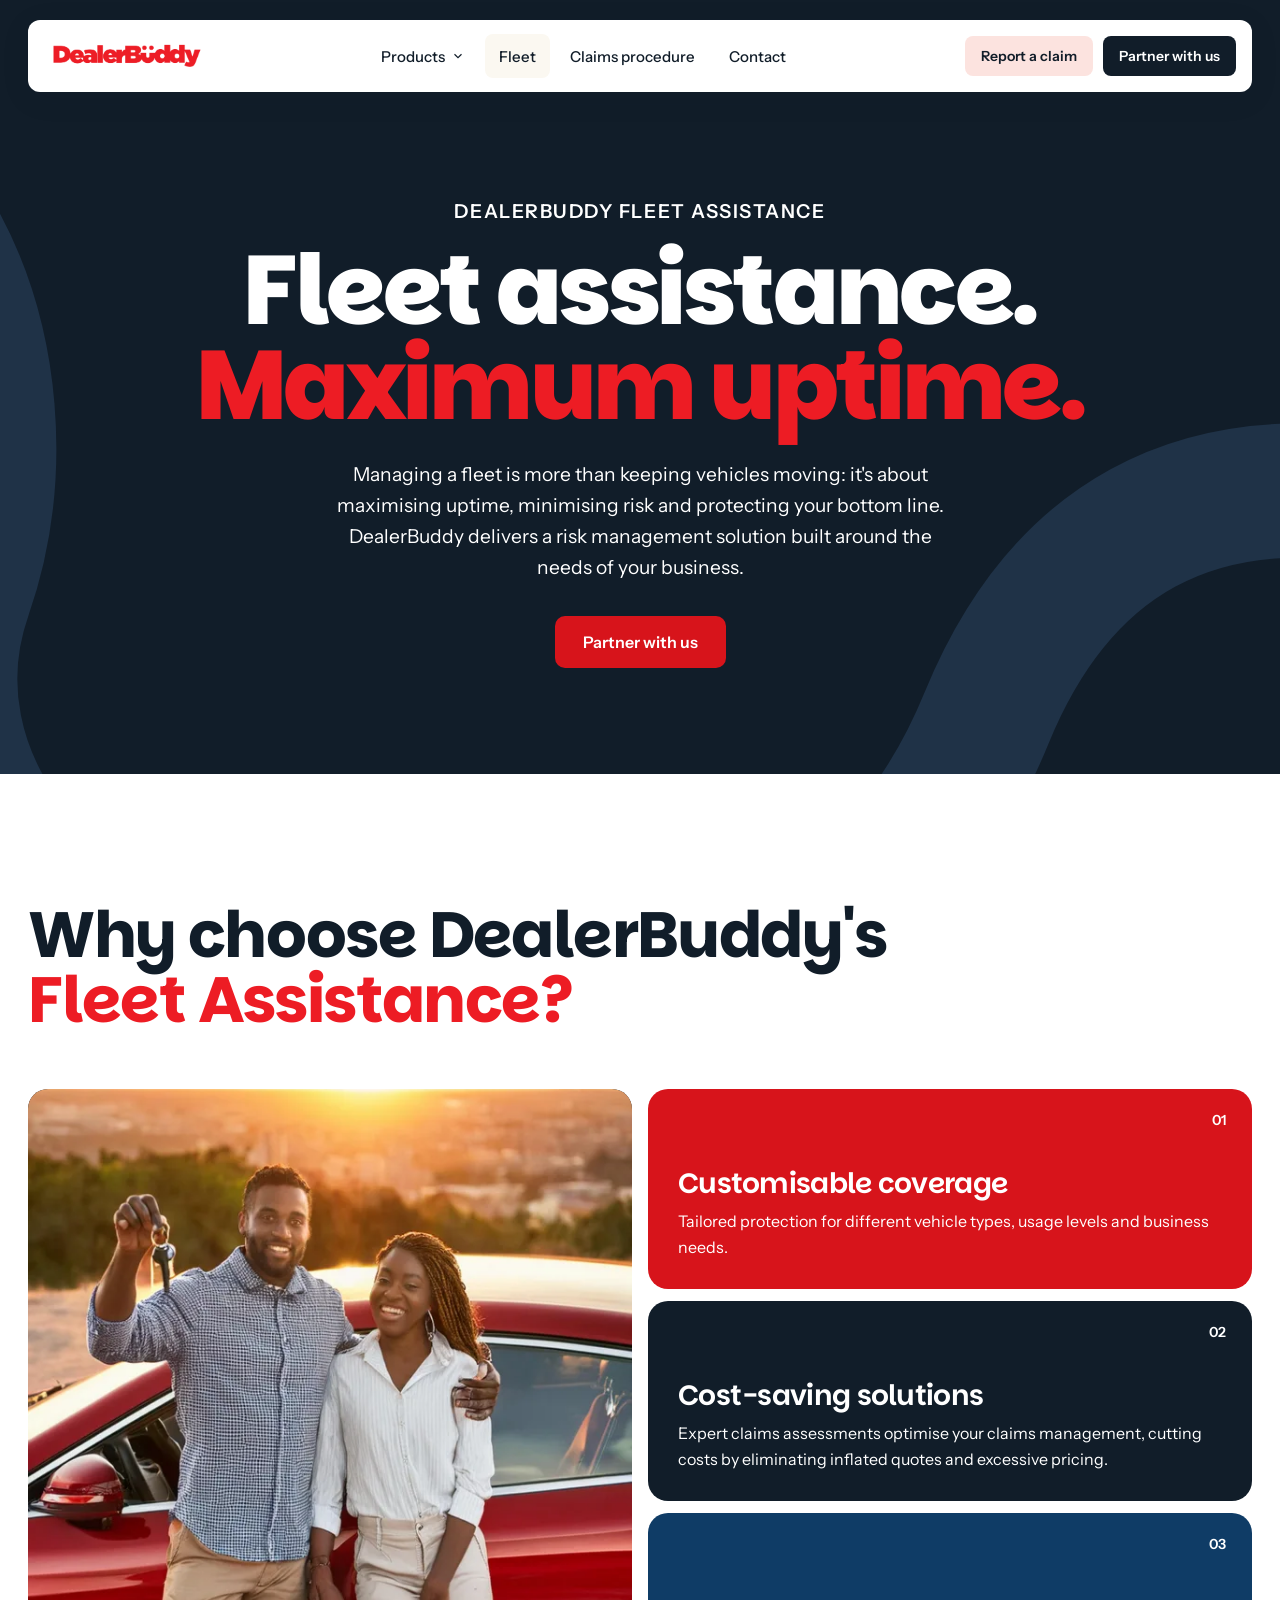
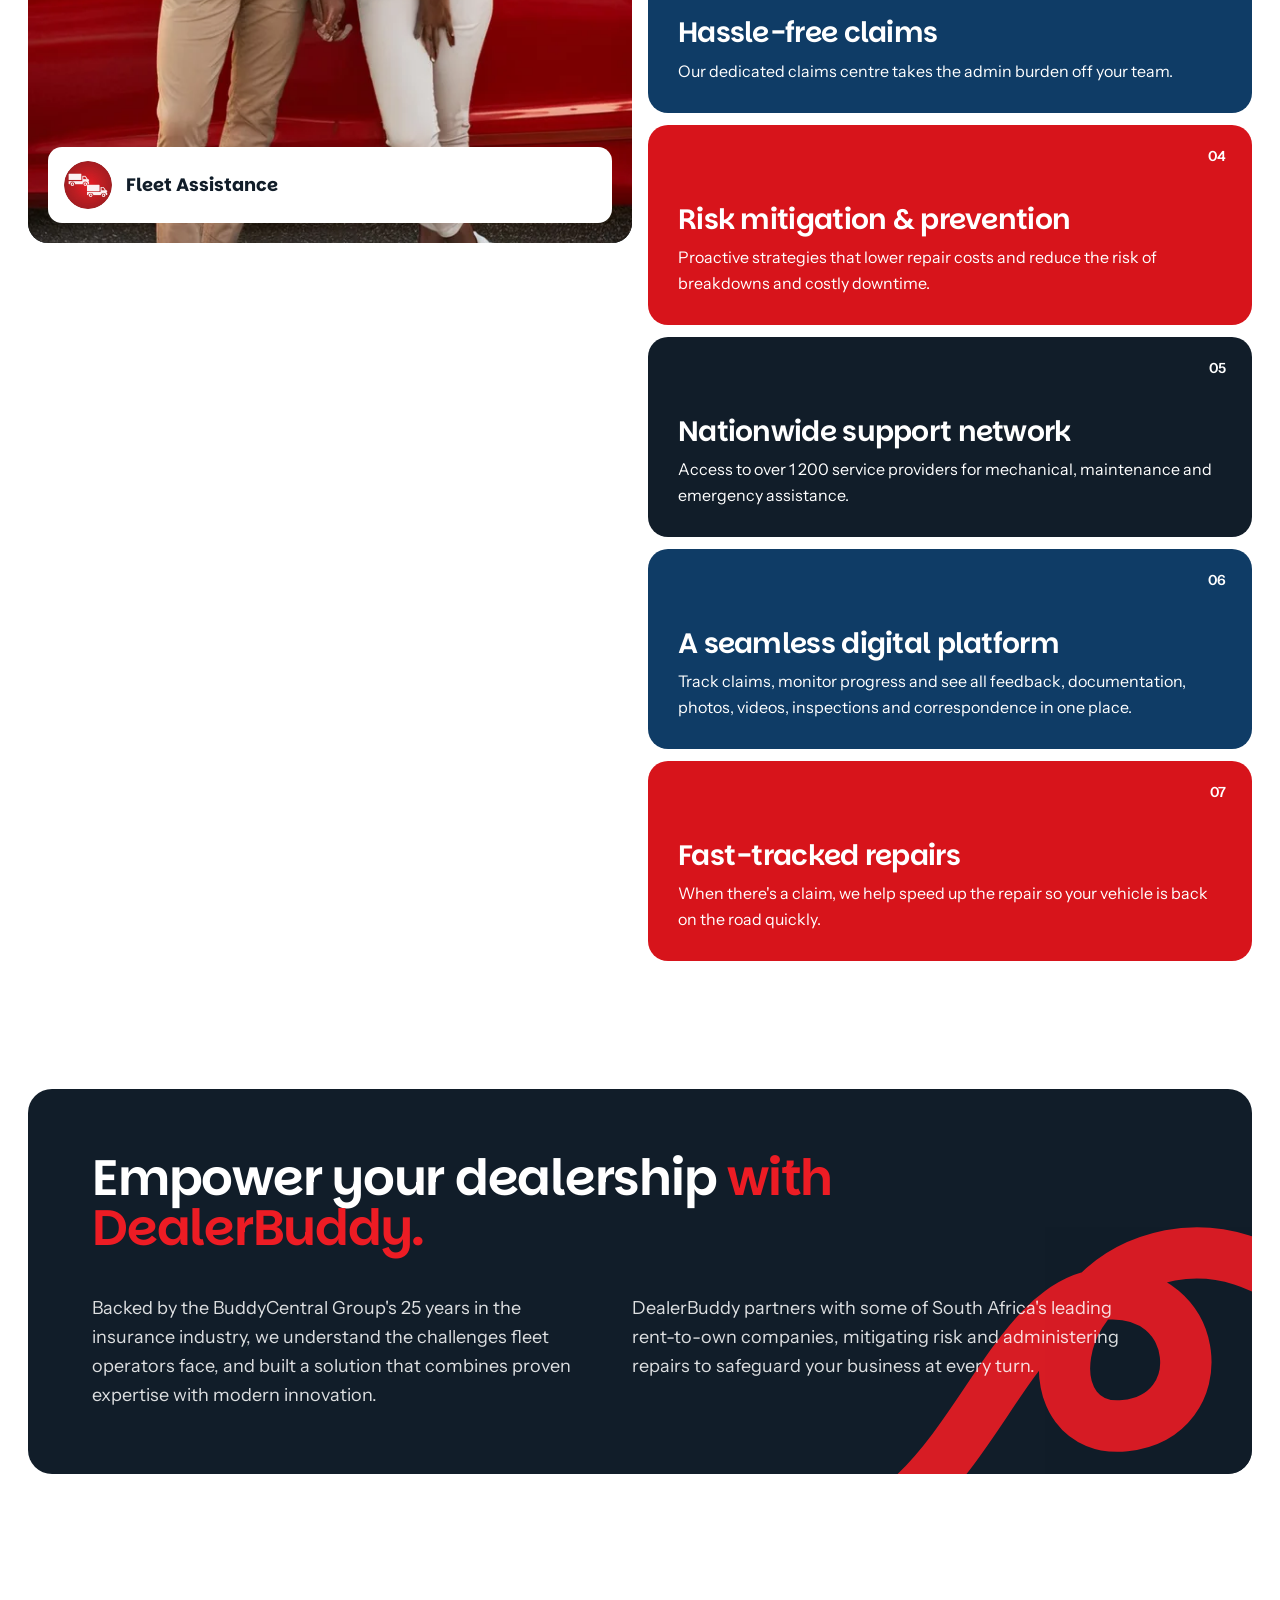
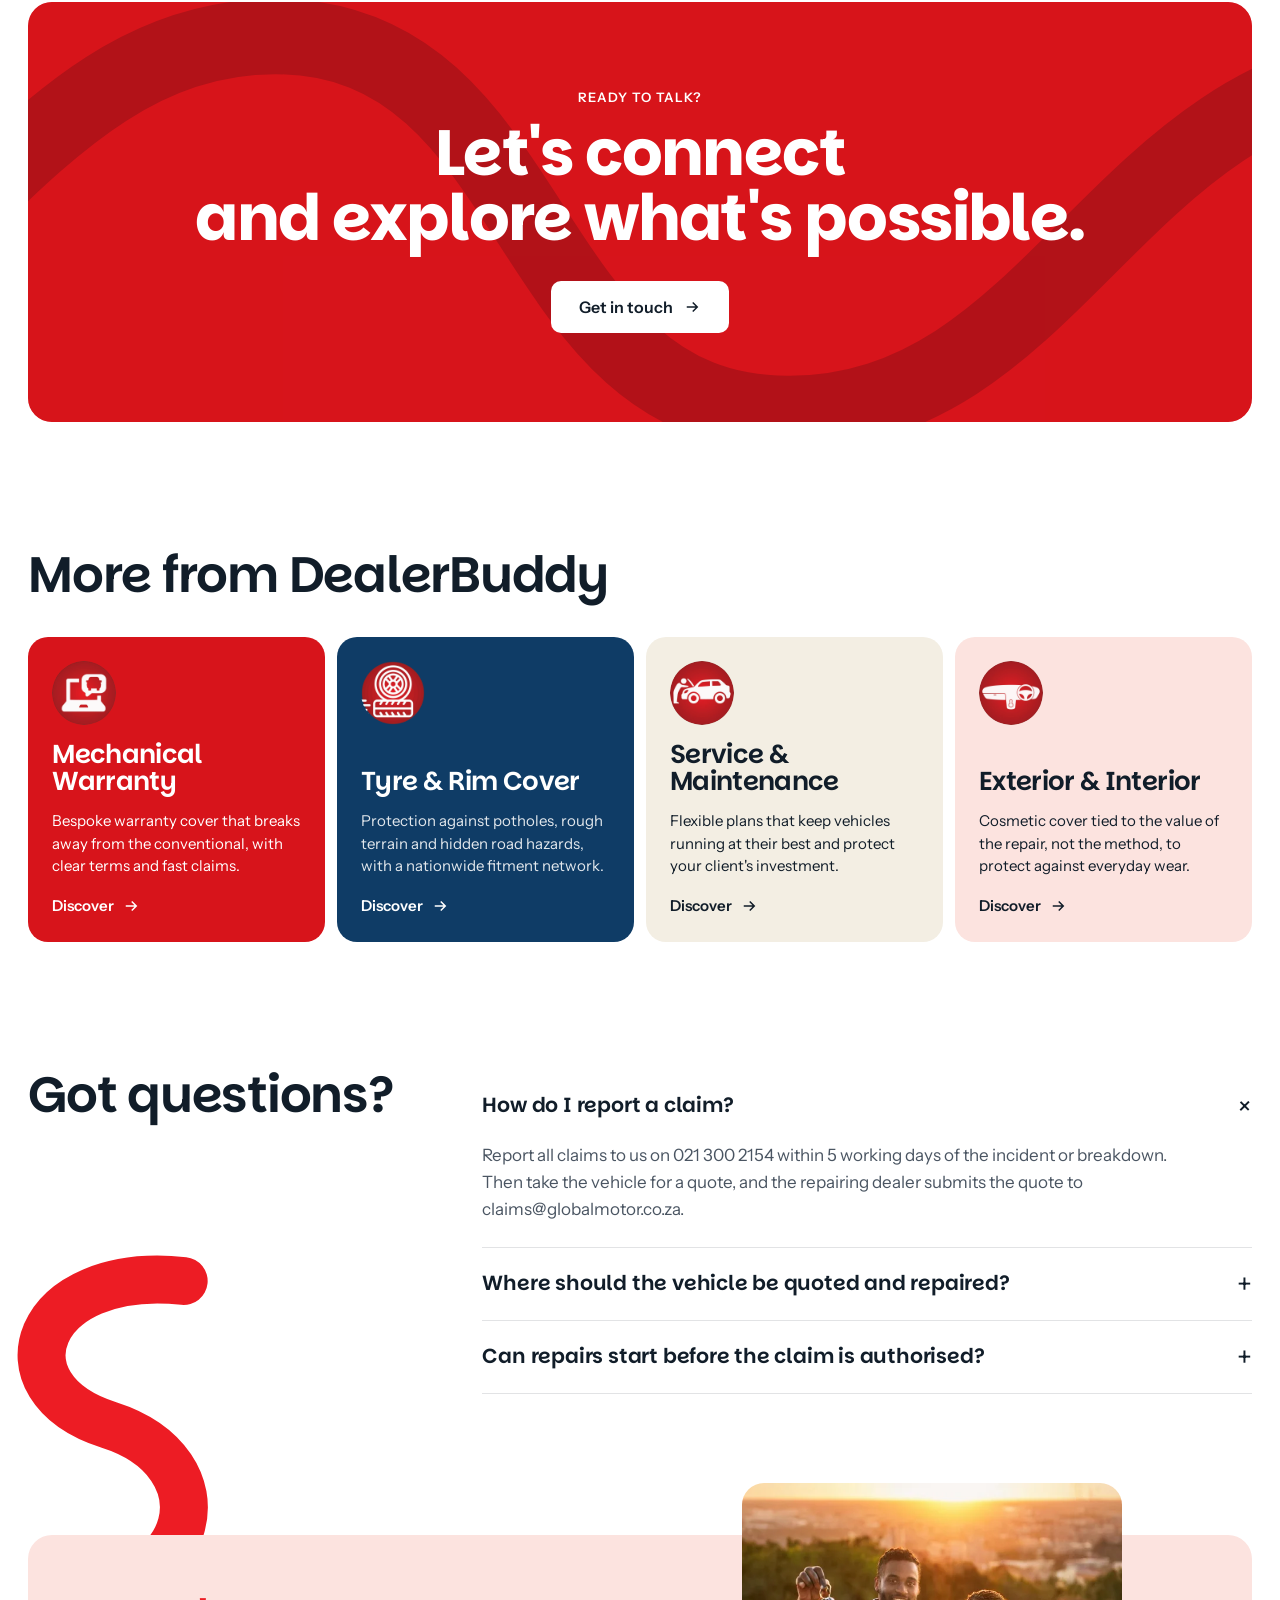
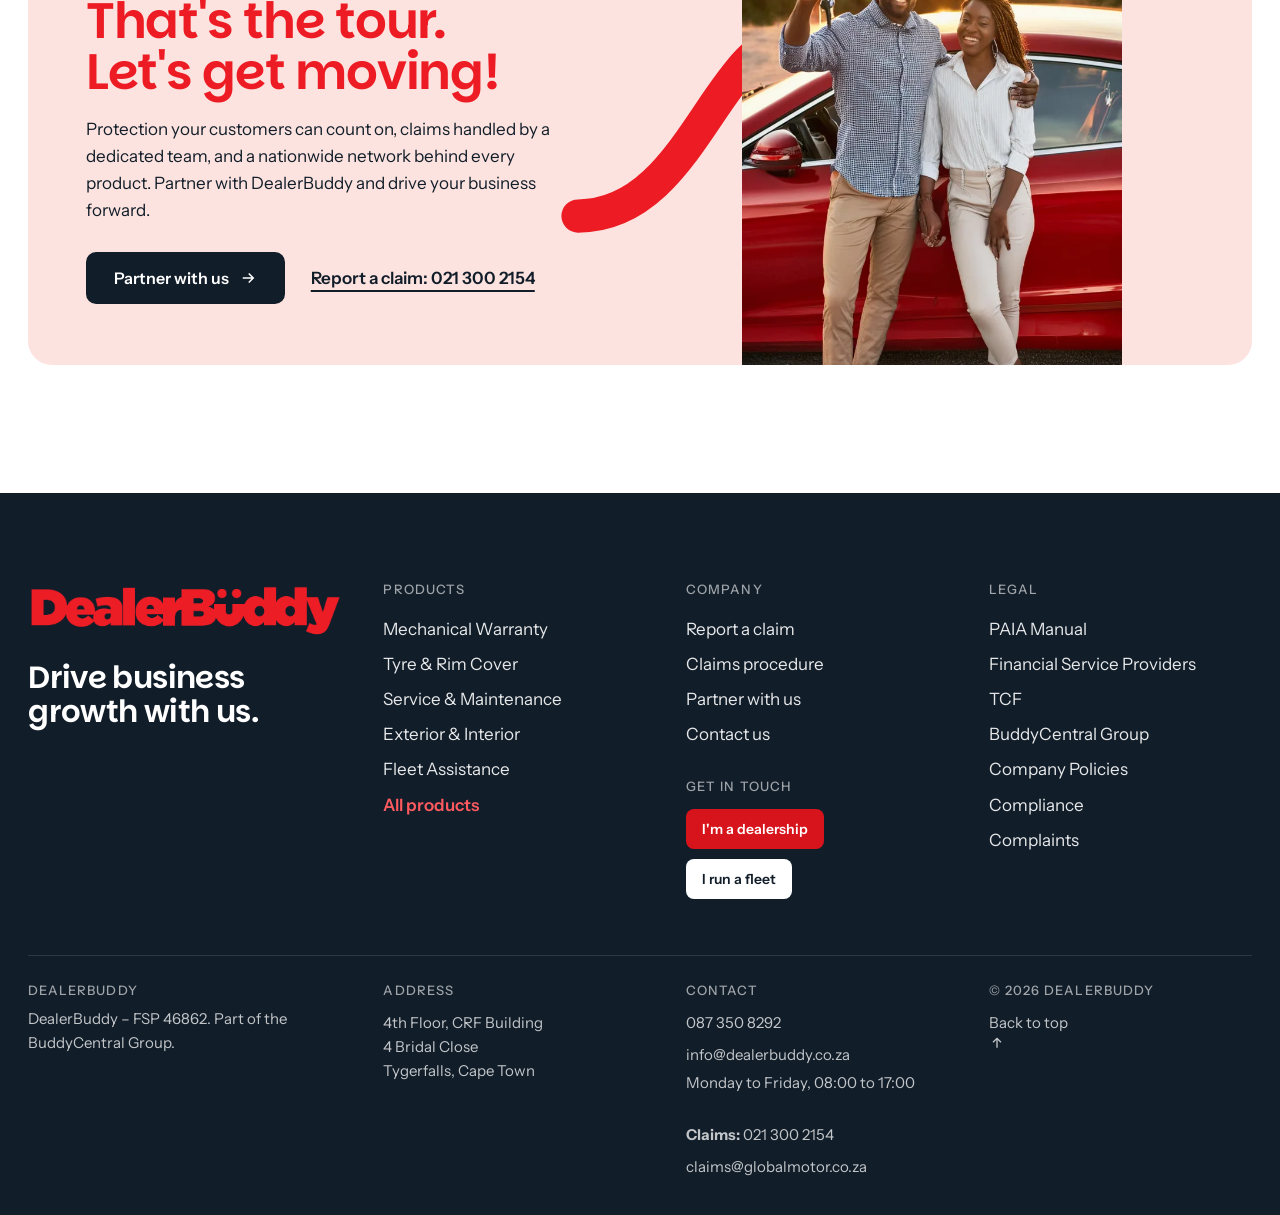
<file: public/fleet.html>
<!doctype html>
<html lang="en-ZA">
<head>
<meta charset="utf-8">
<meta name="viewport" content="width=device-width, initial-scale=1, viewport-fit=cover">
<title>Fleet Assistance · DealerBuddy</title>
<meta name="description" content="Managing a fleet is more than keeping vehicles moving: it&#x27;s about maximising uptime, minimising risk and protecting your bottom line. DealerBuddy delivers ">
<meta name="theme-color" content="#111D29">
<meta property="og:title" content="Fleet Assistance · DealerBuddy">
<meta property="og:description" content="Managing a fleet is more than keeping vehicles moving: it&#x27;s about maximising uptime, minimising risk and protecting your bottom line. DealerBuddy delivers ">
<meta property="og:image" content="assets/img/hero-car.webp">
<link rel="icon" href="assets/img/favicon.png">
<link rel="apple-touch-icon" href="assets/img/apple-touch-icon.png">
<link rel="preconnect" href="https://fonts.googleapis.com">
<link rel="preconnect" href="https://fonts.gstatic.com" crossorigin>
<link rel="stylesheet" href="https://fonts.googleapis.com/css2?family=Instrument+Sans:wght@400;500;600;700&family=Parkinsans:wght@400;500;600;700;800&display=swap">
<link rel="stylesheet" href="site.css">
<script>/* hide what site.js reveals; show everything after 3s if it never runs */(function(d){d.classList.add('js');setTimeout(function(){if(!window.DB_OK)d.classList.remove('js')},3000)})(document.documentElement)</script>
</head>
<body data-page="fleet">
<a class="skip" href="#main">Skip to content</a>
<header class="hdr">
  <a href="index.html" class="logo" aria-label="DealerBuddy home"><img src="assets/img/logo.webp" alt="DealerBuddy" width="1707" height="306"></a>
  <nav class="nav" aria-label="Main">
    <ul>
      <li class="dd"><button type="button" aria-expanded="false" aria-controls="dd-products">Products <svg viewBox="0 0 24 24" fill="none" stroke="currentColor" stroke-width="2" aria-hidden="true"><path d="m6 9 6 6 6-6"/></svg></button>
        <div class="dd-panel" id="dd-products"><a href="mechanical-warranty.html"><img src="assets/icons/warranty.webp" alt="" width="36" height="36">Vehicle Mechanical Warranty</a><a href="tyre-and-rim-cover.html"><img src="assets/icons/tyre.webp" alt="" width="36" height="36">Tyre and Rim Cover</a><a href="service-maintenance-plans.html"><img src="assets/icons/service.webp" alt="" width="36" height="36">Service &amp; Maintenance Plans</a><a href="exterior-interior-maintenance.html"><img src="assets/icons/interior.webp" alt="" width="36" height="36">Exterior &amp; Interior Maintenance</a><a href="fleet.html" aria-current="page"><img src="assets/icons/fleet.webp" alt="" width="36" height="36">Fleet Assistance</a><a href="products.html" class="all">All products</a></div></li>
      <li><a href="fleet.html" aria-current="page">Fleet</a></li>
      <li><a href="claims.html">Claims procedure</a></li>
      <li><a href="contact.html">Contact</a></li>
    </ul>
  </nav>
  <div class="hdr-cta">
    <a class="btn btn-sm btn-blush hide-m" href="claims.html">Report a claim</a>
    <a class="btn btn-sm btn-ink" href="partner.html">Partner with us</a>
    <button class="menu-btn" id="menu-btn" type="button" aria-expanded="false" aria-controls="mnav"><svg viewBox="0 0 24 24" fill="none" stroke="currentColor" stroke-width="2" aria-hidden="true"><path d="M4 8h16M4 16h16"/></svg><span class="sr">Open menu</span></button>
  </div>
</header>
<div class="mnav" id="mnav">
  <ul>
    <li><a href="products.html">Products</a><ul class="sub"><li><a href="mechanical-warranty.html">Vehicle Mechanical Warranty</a></li><li><a href="tyre-and-rim-cover.html">Tyre and Rim Cover</a></li><li><a href="service-maintenance-plans.html">Service &amp; Maintenance Plans</a></li><li><a href="exterior-interior-maintenance.html">Exterior &amp; Interior Maintenance</a></li><li><a href="fleet.html">Fleet Assistance</a></li></ul></li>
    <li><a href="claims.html">Claims procedure</a></li>
    <li><a href="partner.html">Partner with us</a></li>
    <li><a href="contact.html">Contact</a></li>
    <li><a href="legal.html">Legal &amp; compliance</a></li>
  </ul>
  <div class="btns"><a class="btn btn-red" href="tel:+27213002154">Report a claim: 021 300 2154</a><a class="btn btn-light" href="tel:+27873508292">Call 087 350 8292</a></div>
</div>
<main id="main">

<section class="phero t-navy" aria-labelledby="page-title">
  <svg class="ribbon draw " viewBox="0 0 1440 900" preserveAspectRatio="xMidYMid slice" aria-hidden="true"><path d="M-120 170 C 140 120, 270 420, 190 650 C 130 820, 260 1020, 560 1050 C 900 1080, 1090 990, 1180 770 C 1250 600, 1380 520, 1580 560" stroke="#1F3247" stroke-width="130" pathLength="1"/></svg>
  <div>
    <p class="kicker">DealerBuddy Fleet Assistance</p>
    <h1 id="page-title" class="d-xxl"><span>Fleet assistance.</span><span>Maximum uptime.</span></h1>
    <p>Managing a fleet is more than keeping vehicles moving: it&#x27;s about maximising uptime, minimising risk and protecting your bottom line. DealerBuddy delivers a risk management solution built around the needs of your business.</p>
    <a class="btn btn-red" href="partner.html">Partner with us</a>
  </div>
</section>

<section class="why" aria-labelledby="why-title">
  <div class="wrap why-in">
    <h2 id="why-title" class="d-l" data-r>Why choose DealerBuddy's <em>Fleet Assistance?</em></h2>
    <div class="why-media" data-r="scale">
      <img src="assets/img/home-image.webp" alt="" width="646" height="950" loading="lazy" style="object-position:50% 20%">
      <div class="badge"><img src="assets/icons/fleet.webp" alt="" width="48" height="48"><b>Fleet Assistance</b></div>
    </div>
    <div class="why-list"><article class="wc v0" data-r style="top:110px"><span class="num">01</span><h3>Customisable coverage</h3><p>Tailored protection for different vehicle types, usage levels and business needs.</p></article><article class="wc v1" data-r style="top:128px"><span class="num">02</span><h3>Cost-saving solutions</h3><p>Expert claims assessments optimise your claims management, cutting costs by eliminating inflated quotes and excessive pricing.</p></article><article class="wc v2" data-r style="top:146px"><span class="num">03</span><h3>Hassle-free claims</h3><p>Our dedicated claims centre takes the admin burden off your team.</p></article><article class="wc v0" data-r style="top:164px"><span class="num">04</span><h3>Risk mitigation &amp; prevention</h3><p>Proactive strategies that lower repair costs and reduce the risk of breakdowns and costly downtime.</p></article><article class="wc v1" data-r style="top:182px"><span class="num">05</span><h3>Nationwide support network</h3><p>Access to over 1 200 service providers for mechanical, maintenance and emergency assistance.</p></article><article class="wc v2" data-r style="top:200px"><span class="num">06</span><h3>A seamless digital platform</h3><p>Track claims, monitor progress and see all feedback, documentation, photos, videos, inspections and correspondence in one place.</p></article><article class="wc v0" data-r style="top:218px"><span class="num">07</span><h3>Fast-tracked repairs</h3><p>When there&#x27;s a claim, we help speed up the repair so your vehicle is back on the road quickly.</p></article></div>
  </div>
</section>

<section class="explain" aria-labelledby="ex-title">
  <div class="wrap">
    <div class="ex" data-r>
      <svg class="ribbon draw " viewBox="0 0 800 600" preserveAspectRatio="xMidYMid slice" aria-hidden="true"><path d="M-40 520 C 200 520, 250 150, 420 140 C 570 130, 590 330, 450 345 C 310 360, 320 120, 520 80 C 680 50, 760 200, 860 160" stroke="#ED1C24" stroke-width="80" pathLength="1"/></svg>
      <h2 id="ex-title" class="d-m">Empower your dealership <span>with DealerBuddy.</span></h2>
      <div class="ex-cols"><p>Backed by the BuddyCentral Group&#x27;s 25 years in the insurance industry, we understand the challenges fleet operators face, and built a solution that combines proven expertise with modern innovation.</p><p>DealerBuddy partners with some of South Africa&#x27;s leading rent-to-own companies, mitigating risk and administering repairs to safeguard your business at every turn.</p></div>
    </div>
  </div>
</section>

<section class="chat" aria-labelledby="ch-title">
  <div class="wrap">
    <div class="ch" data-r>
      <svg class="ribbon draw " viewBox="0 0 1200 500" preserveAspectRatio="xMidYMid slice" aria-hidden="true"><path d="M-60 380 C 160 380, 220 120, 420 120 C 620 120, 600 400, 800 400 C 1000 400, 1040 160, 1260 140" stroke="#8E1016" stroke-width="56" pathLength="1"/></svg>
      <p class="kicker">Ready to talk?</p>
      <h2 id="ch-title" class="d-l">Let's connect<br>and explore what's possible.</h2>
      <a class="btn btn-light" href="contact.html">Get in touch <svg viewBox="0 0 24 24" fill="none" stroke="currentColor" stroke-width="2" aria-hidden="true"><path d="M5 12h14M13 6l6 6-6 6"/></svg></a>
    </div>
  </div>
</section>

<section class="others" aria-labelledby="oth-title">
  <div class="wrap">
    <h2 id="oth-title" class="d-m" data-r>More from DealerBuddy</h2>
    <div class="pgrid"><a class="pc t-red" href="mechanical-warranty.html"><img src="assets/icons/warranty.webp" alt="" width="64" height="64" loading="lazy"><h3>Mechanical Warranty</h3><p>Bespoke warranty cover that breaks away from the conventional, with clear terms and fast claims.</p><span class="go">Discover <svg viewBox="0 0 24 24" fill="none" stroke="currentColor" stroke-width="2" aria-hidden="true"><path d="M5 12h14M13 6l6 6-6 6"/></svg></span></a><a class="pc t-blue" href="tyre-and-rim-cover.html"><img src="assets/icons/tyre.webp" alt="" width="64" height="64" loading="lazy"><h3>Tyre &amp; Rim Cover</h3><p>Protection against potholes, rough terrain and hidden road hazards, with a nationwide fitment network.</p><span class="go">Discover <svg viewBox="0 0 24 24" fill="none" stroke="currentColor" stroke-width="2" aria-hidden="true"><path d="M5 12h14M13 6l6 6-6 6"/></svg></span></a><a class="pc t-cream" href="service-maintenance-plans.html"><img src="assets/icons/service.webp" alt="" width="64" height="64" loading="lazy"><h3>Service &amp; Maintenance</h3><p>Flexible plans that keep vehicles running at their best and protect your client&#x27;s investment.</p><span class="go">Discover <svg viewBox="0 0 24 24" fill="none" stroke="currentColor" stroke-width="2" aria-hidden="true"><path d="M5 12h14M13 6l6 6-6 6"/></svg></span></a><a class="pc t-blush" href="exterior-interior-maintenance.html"><img src="assets/icons/interior.webp" alt="" width="64" height="64" loading="lazy"><h3>Exterior &amp; Interior</h3><p>Cosmetic cover tied to the value of the repair, not the method, to protect against everyday wear.</p><span class="go">Discover <svg viewBox="0 0 24 24" fill="none" stroke="currentColor" stroke-width="2" aria-hidden="true"><path d="M5 12h14M13 6l6 6-6 6"/></svg></span></a></div>
  </div>
</section>

<section class="faq" aria-labelledby="faq-title">
  <svg class="ribbon draw " viewBox="0 0 600 700" preserveAspectRatio="xMidYMid slice" aria-hidden="true"><path d="M440 60 C 160 30, 80 260, 300 330 C 520 400, 480 650, 190 650" stroke="#ED1C24" stroke-width="90" pathLength="1"/></svg>
  <div class="wrap faq-in">
    <h2 id="faq-title" class="d-m" data-r>Got questions?</h2>
    <div data-r><details class="qa" open><summary>How do I report a claim?</summary><div class="a"><p>Report all claims to us on 021 300 2154 within 5 working days of the incident or breakdown. Then take the vehicle for a quote, and the repairing dealer submits the quote to claims@globalmotor.co.za.</p></div></details><details class="qa"><summary>Where should the vehicle be quoted and repaired?</summary><div class="a"><p>If the vehicle is still under the Original Manufacturer Warranty, at a manufacturer-appointed franchised dealer. In all other cases, at an RMI (Retail Motor Industry) registered facility. Unsure? Our claims department can guide you.</p></div></details><details class="qa"><summary>Can repairs start before the claim is authorised?</summary><div class="a"><p>No. Repairs cannot begin until the claims department has provided authorisation. Claims will not be considered if repairs have already started before authorisation was received.</p></div></details></div>
  </div>
</section>
<section class="wrapup" aria-labelledby="wu-title">
  <div class="wrap">
    <div class="wu" data-r>
      <div>
        <h2 id="wu-title" class="d-m">That's the tour.<br>Let's get moving!</h2>
        <p>Protection your customers can count on, claims handled by a dedicated team, and a nationwide network behind every product. Partner with DealerBuddy and drive your business forward.</p>
        <div class="wu-btns"><a class="btn btn-ink" href="partner.html">Partner with us <svg viewBox="0 0 24 24" fill="none" stroke="currentColor" stroke-width="2" aria-hidden="true"><path d="M5 12h14M13 6l6 6-6 6"/></svg></a><a class="link-u" href="tel:+27213002154">Report a claim: 021 300 2154</a></div>
      </div>
      <div class="wu-photo">
        <svg class="ribbon draw " viewBox="0 0 800 600" preserveAspectRatio="xMidYMid slice" aria-hidden="true"><path d="M-40 520 C 200 520, 250 150, 420 140 C 570 130, 590 330, 450 345 C 310 360, 320 120, 520 80 C 680 50, 760 200, 860 160" stroke="#ED1C24" stroke-width="70" pathLength="1"/></svg>
        <img src="assets/img/home-image.webp" alt="A couple with the keys to their new car" width="646" height="950" loading="lazy">
      </div>
    </div>
  </div>
</section></main>
<footer class="ftr">
  <div class="wrap">
    <div class="ftr-in">
      <div class="ftr-brand"><img src="assets/img/logo.webp" alt="DealerBuddy" width="1707" height="306" loading="lazy"><p>Drive business<br>growth with us.</p></div>
      <div><h3>Products</h3><ul><li><a href="mechanical-warranty.html">Mechanical Warranty</a></li><li><a href="tyre-and-rim-cover.html">Tyre &amp; Rim Cover</a></li><li><a href="service-maintenance-plans.html">Service &amp; Maintenance</a></li><li><a href="exterior-interior-maintenance.html">Exterior &amp; Interior</a></li><li><a href="fleet.html">Fleet Assistance</a></li><li><a class="hl" href="products.html">All products</a></li></ul></div>
      <div><h3>Company</h3><ul><li><a href="claims.html">Report a claim</a></li><li><a href="claims.html">Claims procedure</a></li><li><a href="partner.html">Partner with us</a></li><li><a href="contact.html">Contact us</a></li></ul>
        <h3 style="margin-top:28px">Get in touch</h3><div class="gi"><a class="btn btn-sm btn-red" href="partner.html">I'm a dealership</a><a class="btn btn-sm btn-light" href="fleet.html">I run a fleet</a></div></div>
      <div><h3>Legal</h3><ul><li><a href="legal.html#paia">PAIA Manual</a></li><li><a href="legal.html#fsp">Financial Service Providers</a></li><li><a href="legal.html#tcf">TCF</a></li><li><a href="legal.html#group">BuddyCentral Group</a></li><li><a href="legal.html#policies">Company Policies</a></li><li><a href="legal.html#compliance">Compliance</a></li><li><a href="legal.html#complaints">Complaints</a></li></ul></div>
    </div>
    <div class="ftr-bot">
      <div><h3>DealerBuddy</h3>DealerBuddy – FSP 46862. Part of the BuddyCentral Group.</div>
      <div><h3>Address</h3><a href="https://www.google.com/maps/search/?api=1&query=CRF%20Building%204%20Bridal%20Close%20Tygerfalls%20Cape%20Town" target="_blank" rel="noopener">4th Floor, CRF Building<br>4 Bridal Close<br>Tygerfalls, Cape Town</a></div>
      <div><h3>Contact</h3><a href="tel:+27873508292">087 350 8292</a><br><a href="mailto:info@dealerbuddy.co.za">info@dealerbuddy.co.za</a><br>Monday to Friday, 08:00 to 17:00<br><br><b>Claims:</b> <a href="tel:+27213002154">021 300 2154</a><br><a href="mailto:claims@globalmotor.co.za">claims@globalmotor.co.za</a></div>
      <div><h3>&copy; <span data-year>2026</span> DealerBuddy</h3><a class="to-top" href="#main">Back to top <svg width="16" height="16" viewBox="0 0 24 24" fill="none" stroke="currentColor" stroke-width="2" aria-hidden="true"><path d="M12 19V5M6 11l6-6 6 6"/></svg></a></div>
    </div>
  </div>
</footer>
<script src="site.js" defer></script>
</body>
</html>
</file>
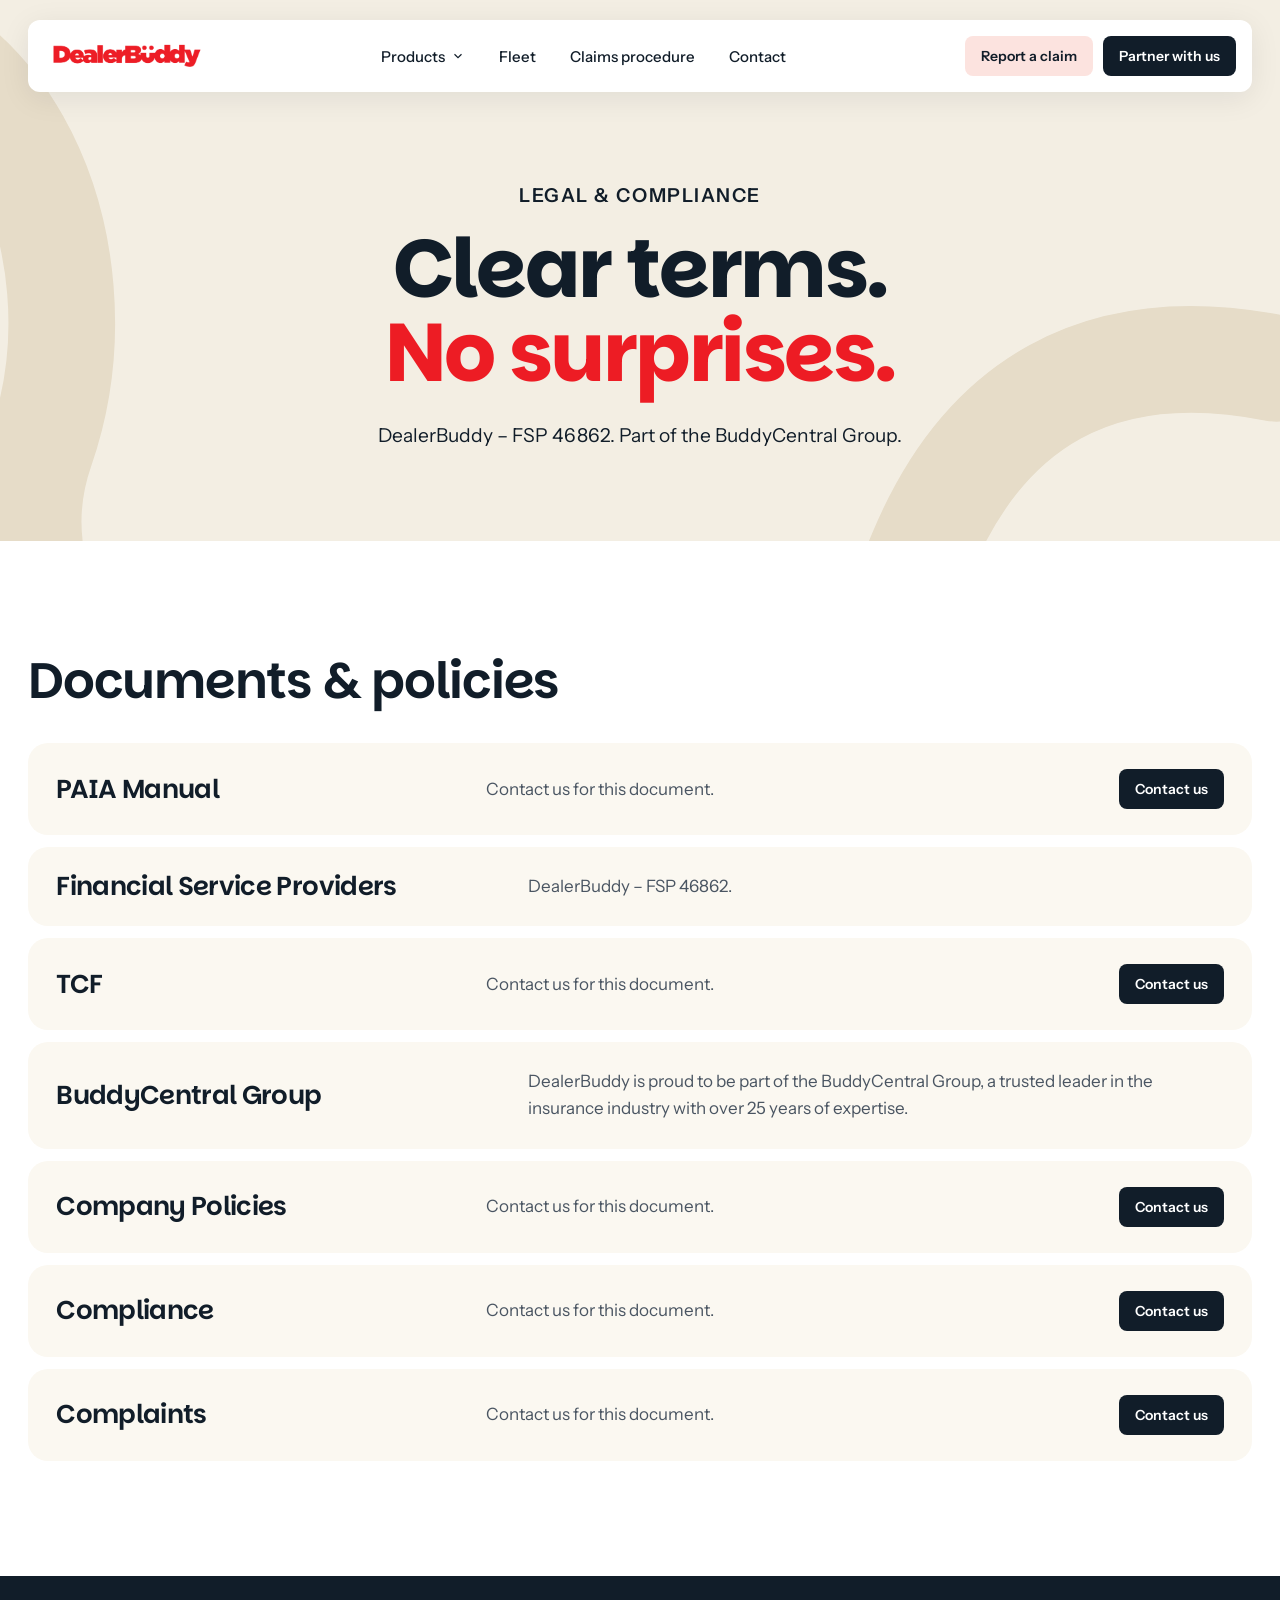
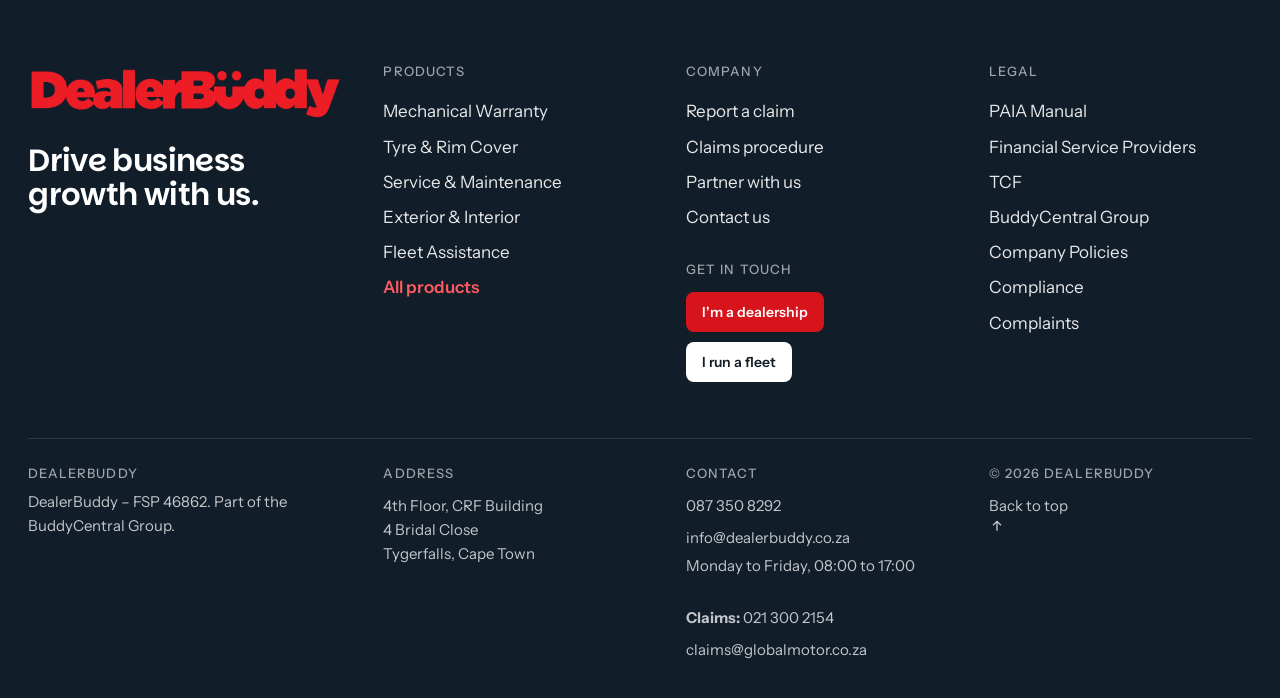
<file: public/legal.html>
<!doctype html>
<html lang="en-ZA">
<head>
<meta charset="utf-8">
<meta name="viewport" content="width=device-width, initial-scale=1, viewport-fit=cover">
<title>Legal &amp; compliance · DealerBuddy</title>
<meta name="description" content="DealerBuddy legal and compliance information: PAIA manual, FSP 46862, Treating Customers Fairly, company policies and complaints.">
<meta name="theme-color" content="#111D29">
<meta property="og:title" content="Legal &amp; compliance · DealerBuddy">
<meta property="og:description" content="DealerBuddy legal and compliance information: PAIA manual, FSP 46862, Treating Customers Fairly, company policies and complaints.">
<meta property="og:image" content="assets/img/hero-car.webp">
<link rel="icon" href="assets/img/favicon.png">
<link rel="apple-touch-icon" href="assets/img/apple-touch-icon.png">
<link rel="preconnect" href="https://fonts.googleapis.com">
<link rel="preconnect" href="https://fonts.gstatic.com" crossorigin>
<link rel="stylesheet" href="https://fonts.googleapis.com/css2?family=Instrument+Sans:wght@400;500;600;700&family=Parkinsans:wght@400;500;600;700;800&display=swap">
<link rel="stylesheet" href="site.css">
<script>/* hide what site.js reveals; show everything after 3s if it never runs */(function(d){d.classList.add('js');setTimeout(function(){if(!window.DB_OK)d.classList.remove('js')},3000)})(document.documentElement)</script>
</head>
<body data-page="legal">
<a class="skip" href="#main">Skip to content</a>
<header class="hdr">
  <a href="index.html" class="logo" aria-label="DealerBuddy home"><img src="assets/img/logo.webp" alt="DealerBuddy" width="1707" height="306"></a>
  <nav class="nav" aria-label="Main">
    <ul>
      <li class="dd"><button type="button" aria-expanded="false" aria-controls="dd-products">Products <svg viewBox="0 0 24 24" fill="none" stroke="currentColor" stroke-width="2" aria-hidden="true"><path d="m6 9 6 6 6-6"/></svg></button>
        <div class="dd-panel" id="dd-products"><a href="mechanical-warranty.html"><img src="assets/icons/warranty.webp" alt="" width="36" height="36">Vehicle Mechanical Warranty</a><a href="tyre-and-rim-cover.html"><img src="assets/icons/tyre.webp" alt="" width="36" height="36">Tyre and Rim Cover</a><a href="service-maintenance-plans.html"><img src="assets/icons/service.webp" alt="" width="36" height="36">Service &amp; Maintenance Plans</a><a href="exterior-interior-maintenance.html"><img src="assets/icons/interior.webp" alt="" width="36" height="36">Exterior &amp; Interior Maintenance</a><a href="fleet.html"><img src="assets/icons/fleet.webp" alt="" width="36" height="36">Fleet Assistance</a><a href="products.html" class="all">All products</a></div></li>
      <li><a href="fleet.html">Fleet</a></li>
      <li><a href="claims.html">Claims procedure</a></li>
      <li><a href="contact.html">Contact</a></li>
    </ul>
  </nav>
  <div class="hdr-cta">
    <a class="btn btn-sm btn-blush hide-m" href="claims.html">Report a claim</a>
    <a class="btn btn-sm btn-ink" href="partner.html">Partner with us</a>
    <button class="menu-btn" id="menu-btn" type="button" aria-expanded="false" aria-controls="mnav"><svg viewBox="0 0 24 24" fill="none" stroke="currentColor" stroke-width="2" aria-hidden="true"><path d="M4 8h16M4 16h16"/></svg><span class="sr">Open menu</span></button>
  </div>
</header>
<div class="mnav" id="mnav">
  <ul>
    <li><a href="products.html">Products</a><ul class="sub"><li><a href="mechanical-warranty.html">Vehicle Mechanical Warranty</a></li><li><a href="tyre-and-rim-cover.html">Tyre and Rim Cover</a></li><li><a href="service-maintenance-plans.html">Service &amp; Maintenance Plans</a></li><li><a href="exterior-interior-maintenance.html">Exterior &amp; Interior Maintenance</a></li><li><a href="fleet.html">Fleet Assistance</a></li></ul></li>
    <li><a href="claims.html">Claims procedure</a></li>
    <li><a href="partner.html">Partner with us</a></li>
    <li><a href="contact.html">Contact</a></li>
    <li><a href="legal.html">Legal &amp; compliance</a></li>
  </ul>
  <div class="btns"><a class="btn btn-red" href="tel:+27213002154">Report a claim: 021 300 2154</a><a class="btn btn-light" href="tel:+27873508292">Call 087 350 8292</a></div>
</div>
<main id="main">

<section class="phero t-cream" style="min-height:0" aria-labelledby="page-title">
  <svg class="ribbon draw " viewBox="0 0 1440 900" preserveAspectRatio="xMidYMid slice" aria-hidden="true"><path d="M-120 170 C 140 120, 270 420, 190 650 C 130 820, 260 1020, 560 1050 C 900 1080, 1090 990, 1180 770 C 1250 600, 1380 520, 1580 560" stroke="#E6DCC8" stroke-width="120" pathLength="1"/></svg>
  <div><p class="kicker">Legal &amp; compliance</p><h1 id="page-title" class="d-xl"><span>Clear terms.</span><span>No surprises.</span></h1>
  <p>DealerBuddy – FSP 46862. Part of the BuddyCentral Group.</p></div>
</section>
<section class="legal" aria-labelledby="lg-title">
  <div class="wrap"><h2 id="lg-title" class="d-m" data-r>Documents &amp; policies</h2><div class="lg"><article id="paia" data-r><h3>PAIA Manual</h3><p>Contact us for this document.</p><a class="btn btn-sm btn-ink" href="mailto:info@dealerbuddy.co.za?subject=PAIA%20Manual">Contact us</a></article><article id="fsp" data-r><h3>Financial Service Providers</h3><p>DealerBuddy – FSP 46862.</p></article><article id="tcf" data-r><h3>TCF</h3><p>Contact us for this document.</p><a class="btn btn-sm btn-ink" href="mailto:info@dealerbuddy.co.za?subject=TCF">Contact us</a></article><article id="group" data-r><h3>BuddyCentral Group</h3><p>DealerBuddy is proud to be part of the BuddyCentral Group, a trusted leader in the insurance industry with over 25 years of expertise.</p></article><article id="policies" data-r><h3>Company Policies</h3><p>Contact us for this document.</p><a class="btn btn-sm btn-ink" href="mailto:info@dealerbuddy.co.za?subject=Company%20Policies">Contact us</a></article><article id="compliance" data-r><h3>Compliance</h3><p>Contact us for this document.</p><a class="btn btn-sm btn-ink" href="mailto:info@dealerbuddy.co.za?subject=Compliance">Contact us</a></article><article id="complaints" data-r><h3>Complaints</h3><p>Contact us for this document.</p><a class="btn btn-sm btn-ink" href="mailto:info@dealerbuddy.co.za?subject=Complaints">Contact us</a></article></div></div>
</section></main>
<footer class="ftr">
  <div class="wrap">
    <div class="ftr-in">
      <div class="ftr-brand"><img src="assets/img/logo.webp" alt="DealerBuddy" width="1707" height="306" loading="lazy"><p>Drive business<br>growth with us.</p></div>
      <div><h3>Products</h3><ul><li><a href="mechanical-warranty.html">Mechanical Warranty</a></li><li><a href="tyre-and-rim-cover.html">Tyre &amp; Rim Cover</a></li><li><a href="service-maintenance-plans.html">Service &amp; Maintenance</a></li><li><a href="exterior-interior-maintenance.html">Exterior &amp; Interior</a></li><li><a href="fleet.html">Fleet Assistance</a></li><li><a class="hl" href="products.html">All products</a></li></ul></div>
      <div><h3>Company</h3><ul><li><a href="claims.html">Report a claim</a></li><li><a href="claims.html">Claims procedure</a></li><li><a href="partner.html">Partner with us</a></li><li><a href="contact.html">Contact us</a></li></ul>
        <h3 style="margin-top:28px">Get in touch</h3><div class="gi"><a class="btn btn-sm btn-red" href="partner.html">I'm a dealership</a><a class="btn btn-sm btn-light" href="fleet.html">I run a fleet</a></div></div>
      <div><h3>Legal</h3><ul><li><a href="legal.html#paia">PAIA Manual</a></li><li><a href="legal.html#fsp">Financial Service Providers</a></li><li><a href="legal.html#tcf">TCF</a></li><li><a href="legal.html#group">BuddyCentral Group</a></li><li><a href="legal.html#policies">Company Policies</a></li><li><a href="legal.html#compliance">Compliance</a></li><li><a href="legal.html#complaints">Complaints</a></li></ul></div>
    </div>
    <div class="ftr-bot">
      <div><h3>DealerBuddy</h3>DealerBuddy – FSP 46862. Part of the BuddyCentral Group.</div>
      <div><h3>Address</h3><a href="https://www.google.com/maps/search/?api=1&query=CRF%20Building%204%20Bridal%20Close%20Tygerfalls%20Cape%20Town" target="_blank" rel="noopener">4th Floor, CRF Building<br>4 Bridal Close<br>Tygerfalls, Cape Town</a></div>
      <div><h3>Contact</h3><a href="tel:+27873508292">087 350 8292</a><br><a href="mailto:info@dealerbuddy.co.za">info@dealerbuddy.co.za</a><br>Monday to Friday, 08:00 to 17:00<br><br><b>Claims:</b> <a href="tel:+27213002154">021 300 2154</a><br><a href="mailto:claims@globalmotor.co.za">claims@globalmotor.co.za</a></div>
      <div><h3>&copy; <span data-year>2026</span> DealerBuddy</h3><a class="to-top" href="#main">Back to top <svg width="16" height="16" viewBox="0 0 24 24" fill="none" stroke="currentColor" stroke-width="2" aria-hidden="true"><path d="M12 19V5M6 11l6-6 6 6"/></svg></a></div>
    </div>
  </div>
</footer>
<script src="site.js" defer></script>
</body>
</html>
</file>
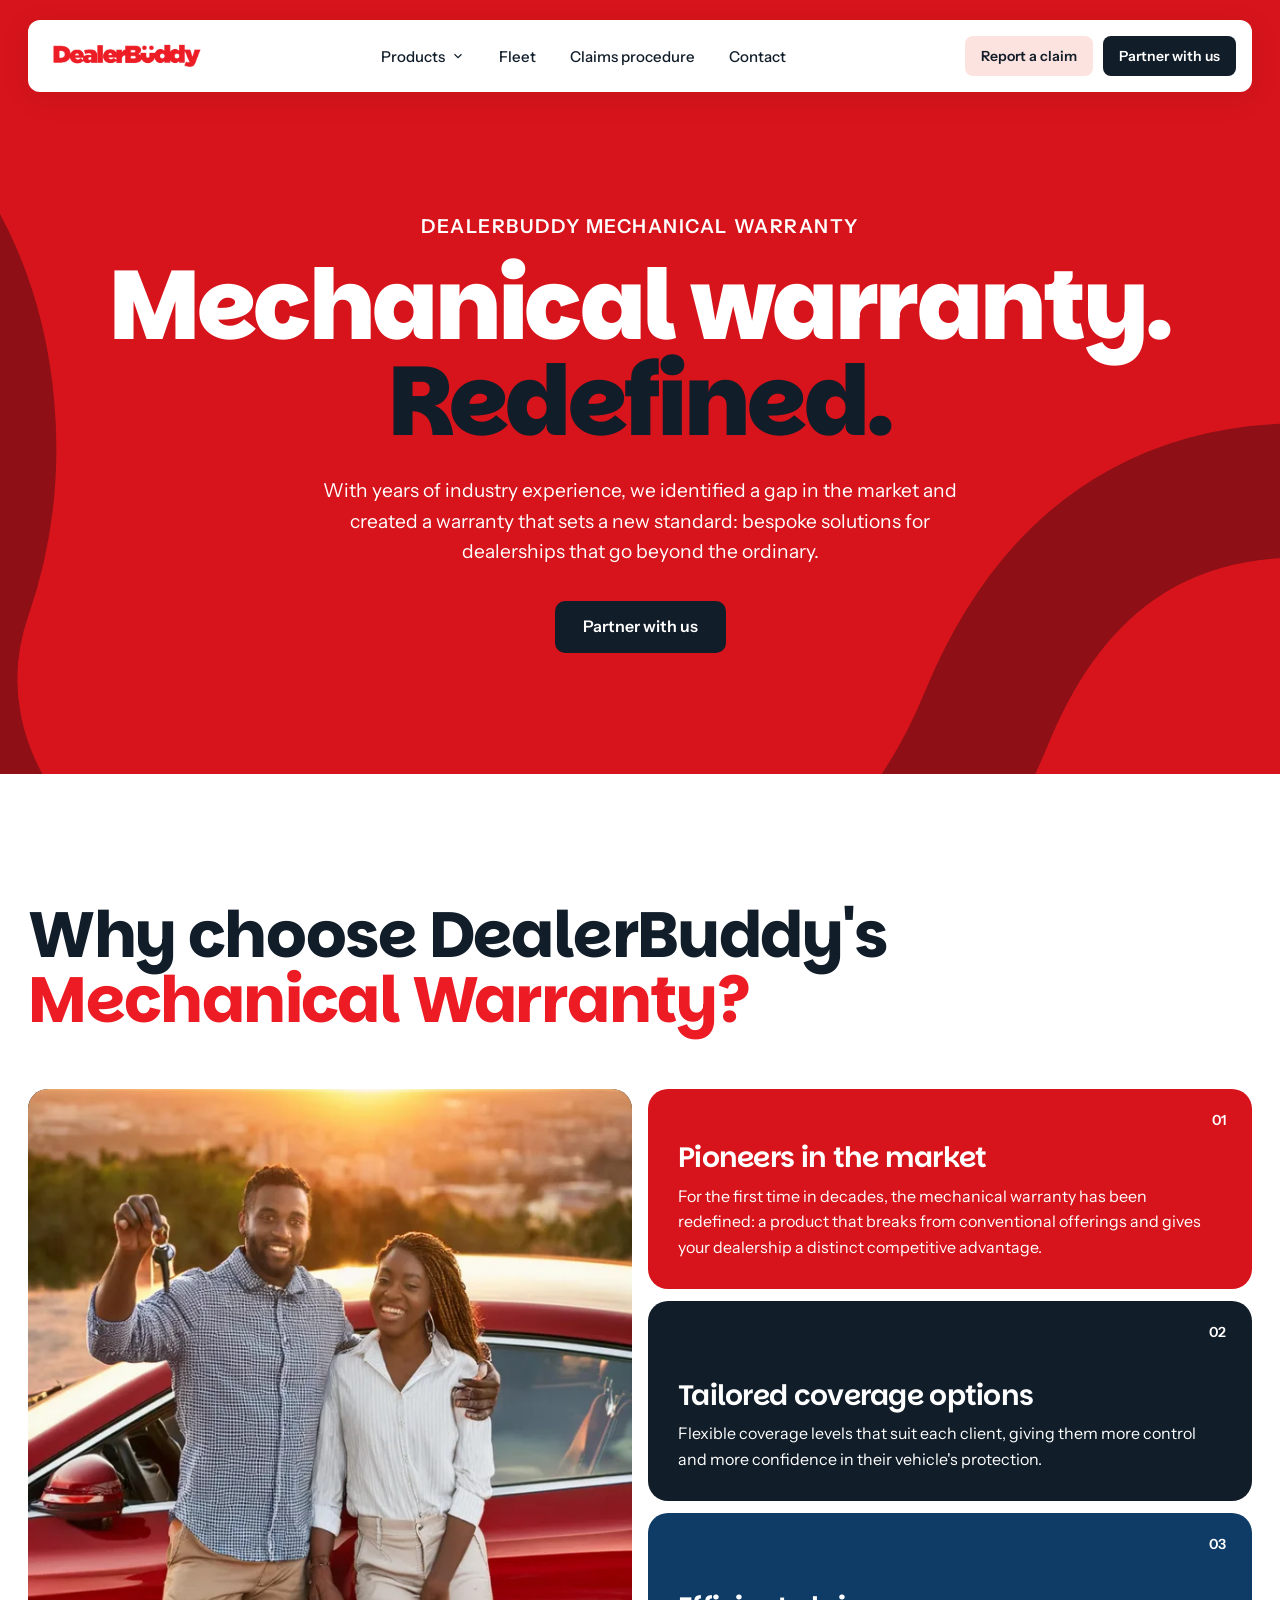
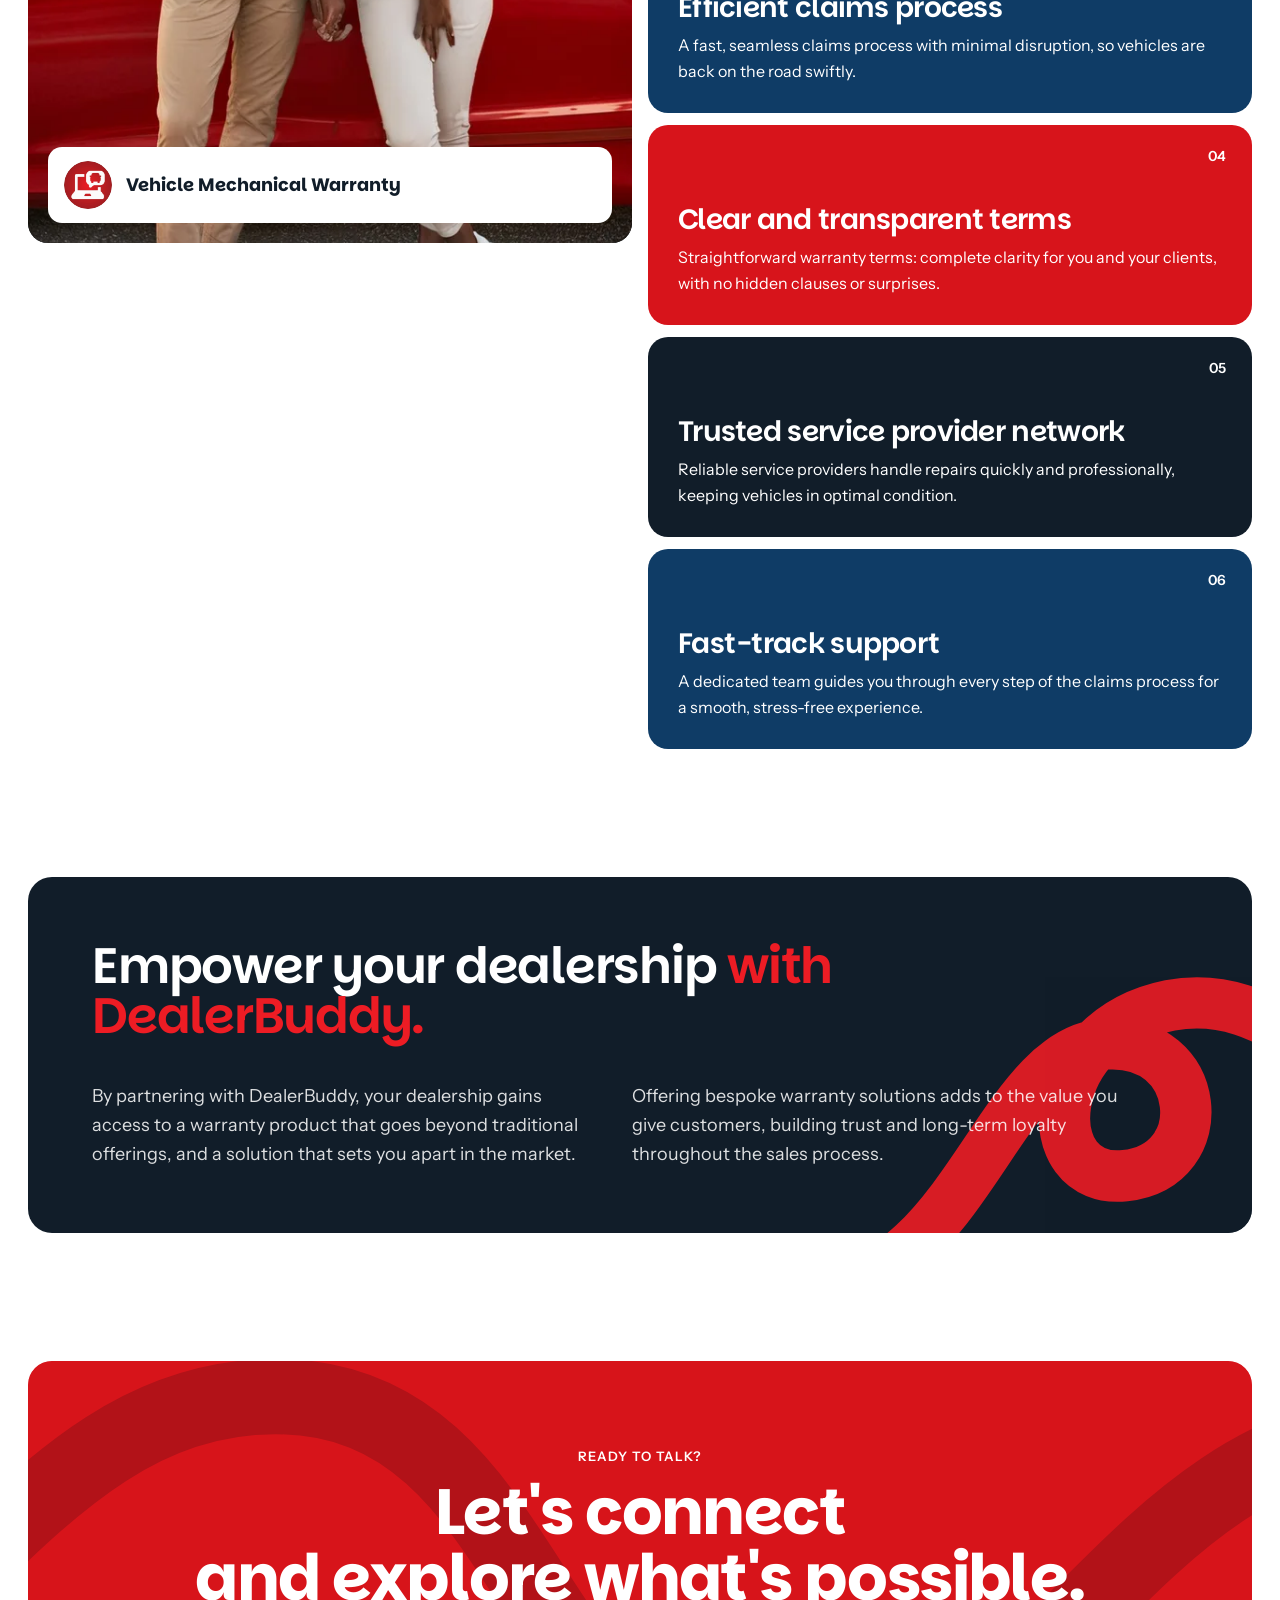
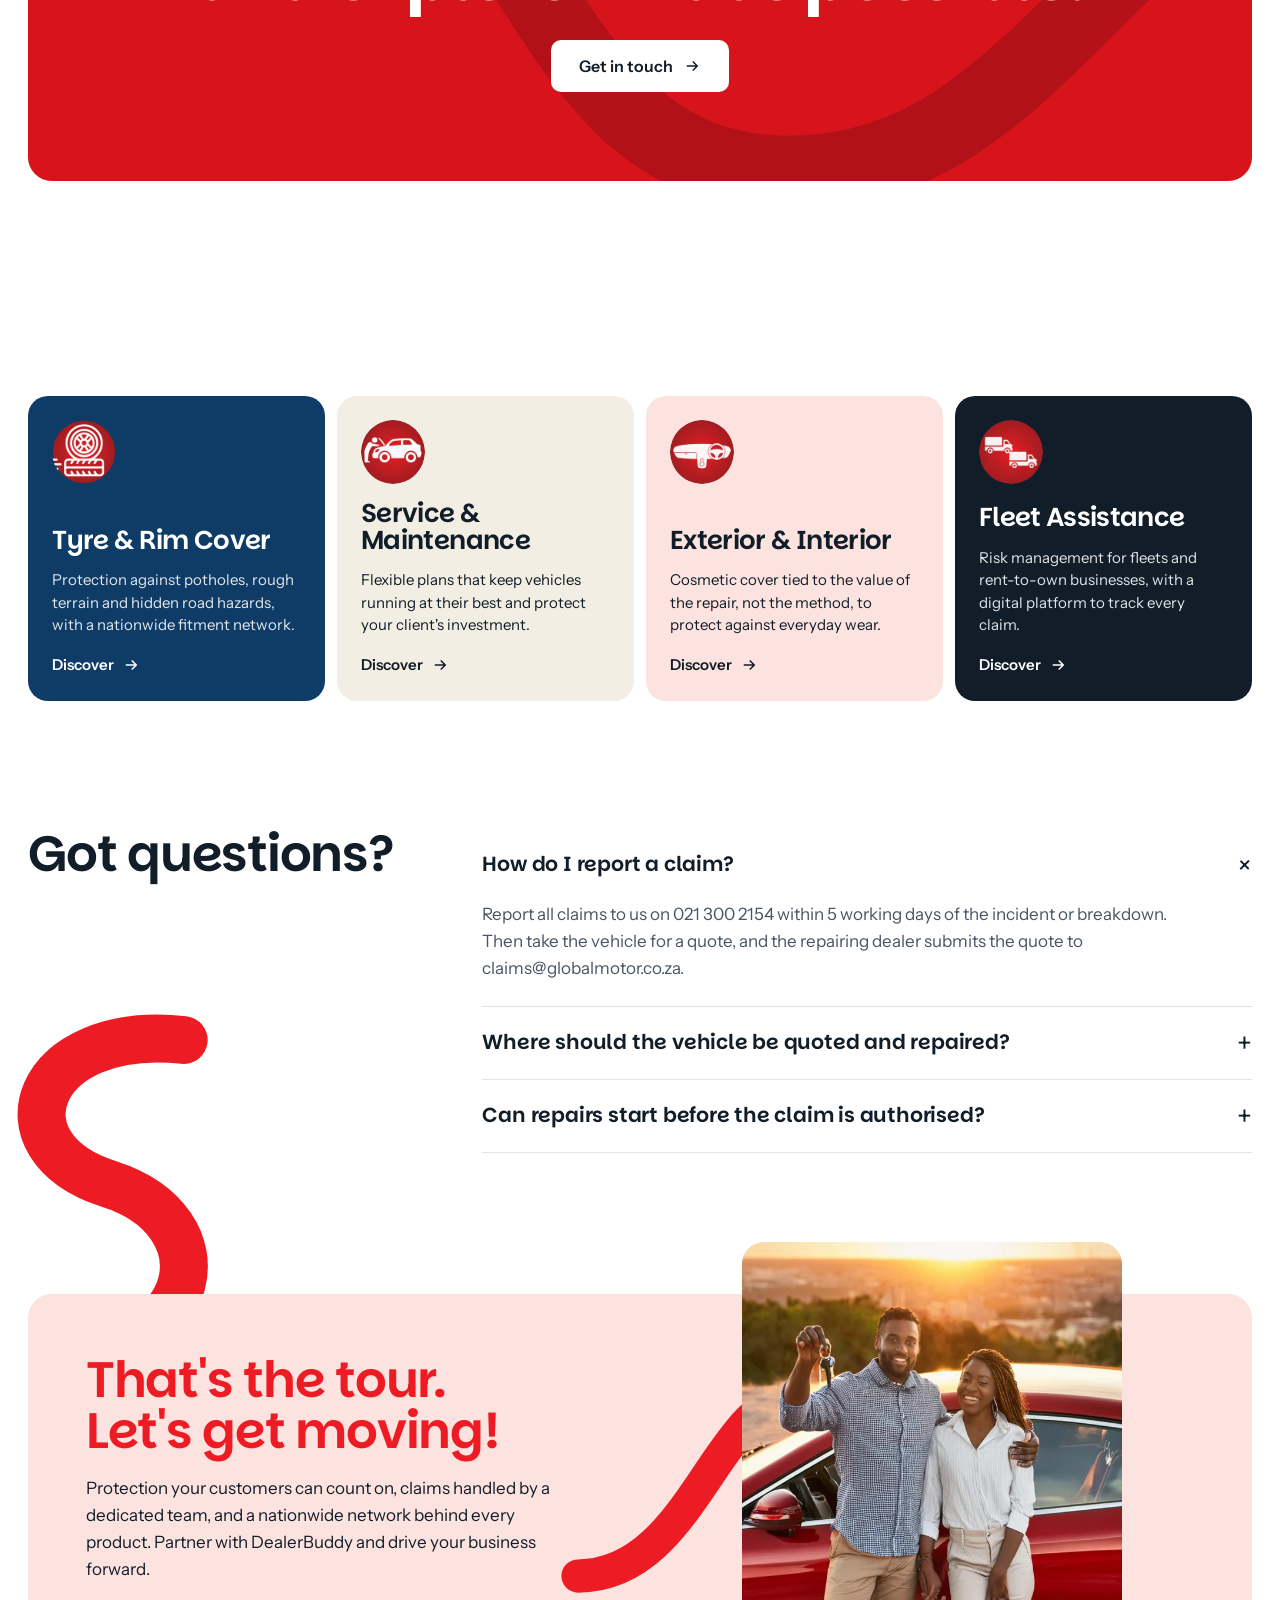
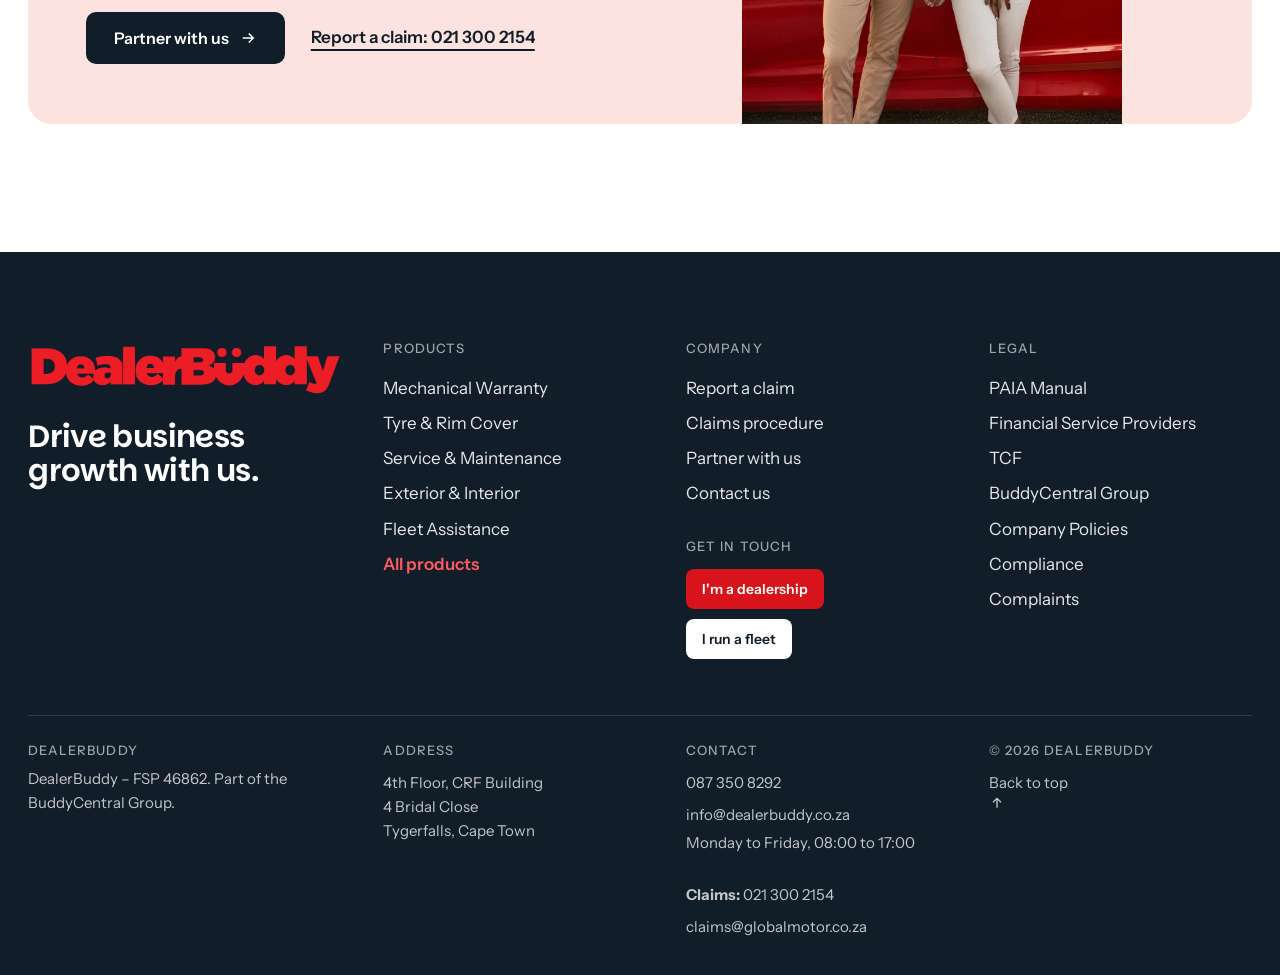
<file: public/mechanical-warranty.html>
<!doctype html>
<html lang="en-ZA">
<head>
<meta charset="utf-8">
<meta name="viewport" content="width=device-width, initial-scale=1, viewport-fit=cover">
<title>Vehicle Mechanical Warranty · DealerBuddy</title>
<meta name="description" content="With years of industry experience, we identified a gap in the market and created a warranty that sets a new standard: bespoke solutions for dealerships tha">
<meta name="theme-color" content="#111D29">
<meta property="og:title" content="Vehicle Mechanical Warranty · DealerBuddy">
<meta property="og:description" content="With years of industry experience, we identified a gap in the market and created a warranty that sets a new standard: bespoke solutions for dealerships tha">
<meta property="og:image" content="assets/img/hero-car.webp">
<link rel="icon" href="assets/img/favicon.png">
<link rel="apple-touch-icon" href="assets/img/apple-touch-icon.png">
<link rel="preconnect" href="https://fonts.googleapis.com">
<link rel="preconnect" href="https://fonts.gstatic.com" crossorigin>
<link rel="stylesheet" href="https://fonts.googleapis.com/css2?family=Instrument+Sans:wght@400;500;600;700&family=Parkinsans:wght@400;500;600;700;800&display=swap">
<link rel="stylesheet" href="site.css">
<script>/* hide what site.js reveals; show everything after 3s if it never runs */(function(d){d.classList.add('js');setTimeout(function(){if(!window.DB_OK)d.classList.remove('js')},3000)})(document.documentElement)</script>
</head>
<body data-page="mechanical-warranty">
<a class="skip" href="#main">Skip to content</a>
<header class="hdr">
  <a href="index.html" class="logo" aria-label="DealerBuddy home"><img src="assets/img/logo.webp" alt="DealerBuddy" width="1707" height="306"></a>
  <nav class="nav" aria-label="Main">
    <ul>
      <li class="dd"><button type="button" aria-expanded="false" aria-controls="dd-products">Products <svg viewBox="0 0 24 24" fill="none" stroke="currentColor" stroke-width="2" aria-hidden="true"><path d="m6 9 6 6 6-6"/></svg></button>
        <div class="dd-panel" id="dd-products"><a href="mechanical-warranty.html" aria-current="page"><img src="assets/icons/warranty.webp" alt="" width="36" height="36">Vehicle Mechanical Warranty</a><a href="tyre-and-rim-cover.html"><img src="assets/icons/tyre.webp" alt="" width="36" height="36">Tyre and Rim Cover</a><a href="service-maintenance-plans.html"><img src="assets/icons/service.webp" alt="" width="36" height="36">Service &amp; Maintenance Plans</a><a href="exterior-interior-maintenance.html"><img src="assets/icons/interior.webp" alt="" width="36" height="36">Exterior &amp; Interior Maintenance</a><a href="fleet.html"><img src="assets/icons/fleet.webp" alt="" width="36" height="36">Fleet Assistance</a><a href="products.html" class="all">All products</a></div></li>
      <li><a href="fleet.html">Fleet</a></li>
      <li><a href="claims.html">Claims procedure</a></li>
      <li><a href="contact.html">Contact</a></li>
    </ul>
  </nav>
  <div class="hdr-cta">
    <a class="btn btn-sm btn-blush hide-m" href="claims.html">Report a claim</a>
    <a class="btn btn-sm btn-ink" href="partner.html">Partner with us</a>
    <button class="menu-btn" id="menu-btn" type="button" aria-expanded="false" aria-controls="mnav"><svg viewBox="0 0 24 24" fill="none" stroke="currentColor" stroke-width="2" aria-hidden="true"><path d="M4 8h16M4 16h16"/></svg><span class="sr">Open menu</span></button>
  </div>
</header>
<div class="mnav" id="mnav">
  <ul>
    <li><a href="products.html">Products</a><ul class="sub"><li><a href="mechanical-warranty.html">Vehicle Mechanical Warranty</a></li><li><a href="tyre-and-rim-cover.html">Tyre and Rim Cover</a></li><li><a href="service-maintenance-plans.html">Service &amp; Maintenance Plans</a></li><li><a href="exterior-interior-maintenance.html">Exterior &amp; Interior Maintenance</a></li><li><a href="fleet.html">Fleet Assistance</a></li></ul></li>
    <li><a href="claims.html">Claims procedure</a></li>
    <li><a href="partner.html">Partner with us</a></li>
    <li><a href="contact.html">Contact</a></li>
    <li><a href="legal.html">Legal &amp; compliance</a></li>
  </ul>
  <div class="btns"><a class="btn btn-red" href="tel:+27213002154">Report a claim: 021 300 2154</a><a class="btn btn-light" href="tel:+27873508292">Call 087 350 8292</a></div>
</div>
<main id="main">

<section class="phero t-red" aria-labelledby="page-title">
  <svg class="ribbon draw " viewBox="0 0 1440 900" preserveAspectRatio="xMidYMid slice" aria-hidden="true"><path d="M-120 170 C 140 120, 270 420, 190 650 C 130 820, 260 1020, 560 1050 C 900 1080, 1090 990, 1180 770 C 1250 600, 1380 520, 1580 560" stroke="#8E1016" stroke-width="130" pathLength="1"/></svg>
  <div>
    <p class="kicker">DealerBuddy Mechanical Warranty</p>
    <h1 id="page-title" class="d-xxl"><span>Mechanical warranty.</span><span>Redefined.</span></h1>
    <p>With years of industry experience, we identified a gap in the market and created a warranty that sets a new standard: bespoke solutions for dealerships that go beyond the ordinary.</p>
    <a class="btn btn-ink" href="partner.html">Partner with us</a>
  </div>
</section>

<section class="why" aria-labelledby="why-title">
  <div class="wrap why-in">
    <h2 id="why-title" class="d-l" data-r>Why choose DealerBuddy's <em>Mechanical Warranty?</em></h2>
    <div class="why-media" data-r="scale">
      <img src="assets/img/home-image.webp" alt="" width="646" height="950" loading="lazy" style="object-position:50% 20%">
      <div class="badge"><img src="assets/icons/warranty.webp" alt="" width="48" height="48"><b>Vehicle Mechanical Warranty</b></div>
    </div>
    <div class="why-list"><article class="wc v0" data-r style="top:110px"><span class="num">01</span><h3>Pioneers in the market</h3><p>For the first time in decades, the mechanical warranty has been redefined: a product that breaks from conventional offerings and gives your dealership a distinct competitive advantage.</p></article><article class="wc v1" data-r style="top:128px"><span class="num">02</span><h3>Tailored coverage options</h3><p>Flexible coverage levels that suit each client, giving them more control and more confidence in their vehicle&#x27;s protection.</p></article><article class="wc v2" data-r style="top:146px"><span class="num">03</span><h3>Efficient claims process</h3><p>A fast, seamless claims process with minimal disruption, so vehicles are back on the road swiftly.</p></article><article class="wc v0" data-r style="top:164px"><span class="num">04</span><h3>Clear and transparent terms</h3><p>Straightforward warranty terms: complete clarity for you and your clients, with no hidden clauses or surprises.</p></article><article class="wc v1" data-r style="top:182px"><span class="num">05</span><h3>Trusted service provider network</h3><p>Reliable service providers handle repairs quickly and professionally, keeping vehicles in optimal condition.</p></article><article class="wc v2" data-r style="top:200px"><span class="num">06</span><h3>Fast-track support</h3><p>A dedicated team guides you through every step of the claims process for a smooth, stress-free experience.</p></article></div>
  </div>
</section>

<section class="explain" aria-labelledby="ex-title">
  <div class="wrap">
    <div class="ex" data-r>
      <svg class="ribbon draw " viewBox="0 0 800 600" preserveAspectRatio="xMidYMid slice" aria-hidden="true"><path d="M-40 520 C 200 520, 250 150, 420 140 C 570 130, 590 330, 450 345 C 310 360, 320 120, 520 80 C 680 50, 760 200, 860 160" stroke="#ED1C24" stroke-width="80" pathLength="1"/></svg>
      <h2 id="ex-title" class="d-m">Empower your dealership <span>with DealerBuddy.</span></h2>
      <div class="ex-cols"><p>By partnering with DealerBuddy, your dealership gains access to a warranty product that goes beyond traditional offerings, and a solution that sets you apart in the market.</p><p>Offering bespoke warranty solutions adds to the value you give customers, building trust and long-term loyalty throughout the sales process.</p></div>
    </div>
  </div>
</section>

<section class="chat" aria-labelledby="ch-title">
  <div class="wrap">
    <div class="ch" data-r>
      <svg class="ribbon draw " viewBox="0 0 1200 500" preserveAspectRatio="xMidYMid slice" aria-hidden="true"><path d="M-60 380 C 160 380, 220 120, 420 120 C 620 120, 600 400, 800 400 C 1000 400, 1040 160, 1260 140" stroke="#8E1016" stroke-width="56" pathLength="1"/></svg>
      <p class="kicker">Ready to talk?</p>
      <h2 id="ch-title" class="d-l">Let's connect<br>and explore what's possible.</h2>
      <a class="btn btn-light" href="contact.html">Get in touch <svg viewBox="0 0 24 24" fill="none" stroke="currentColor" stroke-width="2" aria-hidden="true"><path d="M5 12h14M13 6l6 6-6 6"/></svg></a>
    </div>
  </div>
</section>

<section class="others" aria-labelledby="oth-title">
  <div class="wrap">
    <h2 id="oth-title" class="d-m" data-r>More from DealerBuddy</h2>
    <div class="pgrid"><a class="pc t-blue" href="tyre-and-rim-cover.html"><img src="assets/icons/tyre.webp" alt="" width="64" height="64" loading="lazy"><h3>Tyre &amp; Rim Cover</h3><p>Protection against potholes, rough terrain and hidden road hazards, with a nationwide fitment network.</p><span class="go">Discover <svg viewBox="0 0 24 24" fill="none" stroke="currentColor" stroke-width="2" aria-hidden="true"><path d="M5 12h14M13 6l6 6-6 6"/></svg></span></a><a class="pc t-cream" href="service-maintenance-plans.html"><img src="assets/icons/service.webp" alt="" width="64" height="64" loading="lazy"><h3>Service &amp; Maintenance</h3><p>Flexible plans that keep vehicles running at their best and protect your client&#x27;s investment.</p><span class="go">Discover <svg viewBox="0 0 24 24" fill="none" stroke="currentColor" stroke-width="2" aria-hidden="true"><path d="M5 12h14M13 6l6 6-6 6"/></svg></span></a><a class="pc t-blush" href="exterior-interior-maintenance.html"><img src="assets/icons/interior.webp" alt="" width="64" height="64" loading="lazy"><h3>Exterior &amp; Interior</h3><p>Cosmetic cover tied to the value of the repair, not the method, to protect against everyday wear.</p><span class="go">Discover <svg viewBox="0 0 24 24" fill="none" stroke="currentColor" stroke-width="2" aria-hidden="true"><path d="M5 12h14M13 6l6 6-6 6"/></svg></span></a><a class="pc t-navy" href="fleet.html"><img src="assets/icons/fleet.webp" alt="" width="64" height="64" loading="lazy"><h3>Fleet Assistance</h3><p>Risk management for fleets and rent-to-own businesses, with a digital platform to track every claim.</p><span class="go">Discover <svg viewBox="0 0 24 24" fill="none" stroke="currentColor" stroke-width="2" aria-hidden="true"><path d="M5 12h14M13 6l6 6-6 6"/></svg></span></a></div>
  </div>
</section>

<section class="faq" aria-labelledby="faq-title">
  <svg class="ribbon draw " viewBox="0 0 600 700" preserveAspectRatio="xMidYMid slice" aria-hidden="true"><path d="M440 60 C 160 30, 80 260, 300 330 C 520 400, 480 650, 190 650" stroke="#ED1C24" stroke-width="90" pathLength="1"/></svg>
  <div class="wrap faq-in">
    <h2 id="faq-title" class="d-m" data-r>Got questions?</h2>
    <div data-r><details class="qa" open><summary>How do I report a claim?</summary><div class="a"><p>Report all claims to us on 021 300 2154 within 5 working days of the incident or breakdown. Then take the vehicle for a quote, and the repairing dealer submits the quote to claims@globalmotor.co.za.</p></div></details><details class="qa"><summary>Where should the vehicle be quoted and repaired?</summary><div class="a"><p>If the vehicle is still under the Original Manufacturer Warranty, at a manufacturer-appointed franchised dealer. In all other cases, at an RMI (Retail Motor Industry) registered facility. Unsure? Our claims department can guide you.</p></div></details><details class="qa"><summary>Can repairs start before the claim is authorised?</summary><div class="a"><p>No. Repairs cannot begin until the claims department has provided authorisation. Claims will not be considered if repairs have already started before authorisation was received.</p></div></details></div>
  </div>
</section>
<section class="wrapup" aria-labelledby="wu-title">
  <div class="wrap">
    <div class="wu" data-r>
      <div>
        <h2 id="wu-title" class="d-m">That's the tour.<br>Let's get moving!</h2>
        <p>Protection your customers can count on, claims handled by a dedicated team, and a nationwide network behind every product. Partner with DealerBuddy and drive your business forward.</p>
        <div class="wu-btns"><a class="btn btn-ink" href="partner.html">Partner with us <svg viewBox="0 0 24 24" fill="none" stroke="currentColor" stroke-width="2" aria-hidden="true"><path d="M5 12h14M13 6l6 6-6 6"/></svg></a><a class="link-u" href="tel:+27213002154">Report a claim: 021 300 2154</a></div>
      </div>
      <div class="wu-photo">
        <svg class="ribbon draw " viewBox="0 0 800 600" preserveAspectRatio="xMidYMid slice" aria-hidden="true"><path d="M-40 520 C 200 520, 250 150, 420 140 C 570 130, 590 330, 450 345 C 310 360, 320 120, 520 80 C 680 50, 760 200, 860 160" stroke="#ED1C24" stroke-width="70" pathLength="1"/></svg>
        <img src="assets/img/home-image.webp" alt="A couple with the keys to their new car" width="646" height="950" loading="lazy">
      </div>
    </div>
  </div>
</section></main>
<footer class="ftr">
  <div class="wrap">
    <div class="ftr-in">
      <div class="ftr-brand"><img src="assets/img/logo.webp" alt="DealerBuddy" width="1707" height="306" loading="lazy"><p>Drive business<br>growth with us.</p></div>
      <div><h3>Products</h3><ul><li><a href="mechanical-warranty.html">Mechanical Warranty</a></li><li><a href="tyre-and-rim-cover.html">Tyre &amp; Rim Cover</a></li><li><a href="service-maintenance-plans.html">Service &amp; Maintenance</a></li><li><a href="exterior-interior-maintenance.html">Exterior &amp; Interior</a></li><li><a href="fleet.html">Fleet Assistance</a></li><li><a class="hl" href="products.html">All products</a></li></ul></div>
      <div><h3>Company</h3><ul><li><a href="claims.html">Report a claim</a></li><li><a href="claims.html">Claims procedure</a></li><li><a href="partner.html">Partner with us</a></li><li><a href="contact.html">Contact us</a></li></ul>
        <h3 style="margin-top:28px">Get in touch</h3><div class="gi"><a class="btn btn-sm btn-red" href="partner.html">I'm a dealership</a><a class="btn btn-sm btn-light" href="fleet.html">I run a fleet</a></div></div>
      <div><h3>Legal</h3><ul><li><a href="legal.html#paia">PAIA Manual</a></li><li><a href="legal.html#fsp">Financial Service Providers</a></li><li><a href="legal.html#tcf">TCF</a></li><li><a href="legal.html#group">BuddyCentral Group</a></li><li><a href="legal.html#policies">Company Policies</a></li><li><a href="legal.html#compliance">Compliance</a></li><li><a href="legal.html#complaints">Complaints</a></li></ul></div>
    </div>
    <div class="ftr-bot">
      <div><h3>DealerBuddy</h3>DealerBuddy – FSP 46862. Part of the BuddyCentral Group.</div>
      <div><h3>Address</h3><a href="https://www.google.com/maps/search/?api=1&query=CRF%20Building%204%20Bridal%20Close%20Tygerfalls%20Cape%20Town" target="_blank" rel="noopener">4th Floor, CRF Building<br>4 Bridal Close<br>Tygerfalls, Cape Town</a></div>
      <div><h3>Contact</h3><a href="tel:+27873508292">087 350 8292</a><br><a href="mailto:info@dealerbuddy.co.za">info@dealerbuddy.co.za</a><br>Monday to Friday, 08:00 to 17:00<br><br><b>Claims:</b> <a href="tel:+27213002154">021 300 2154</a><br><a href="mailto:claims@globalmotor.co.za">claims@globalmotor.co.za</a></div>
      <div><h3>&copy; <span data-year>2026</span> DealerBuddy</h3><a class="to-top" href="#main">Back to top <svg width="16" height="16" viewBox="0 0 24 24" fill="none" stroke="currentColor" stroke-width="2" aria-hidden="true"><path d="M12 19V5M6 11l6-6 6 6"/></svg></a></div>
    </div>
  </div>
</footer>
<script src="site.js" defer></script>
</body>
</html>
</file>
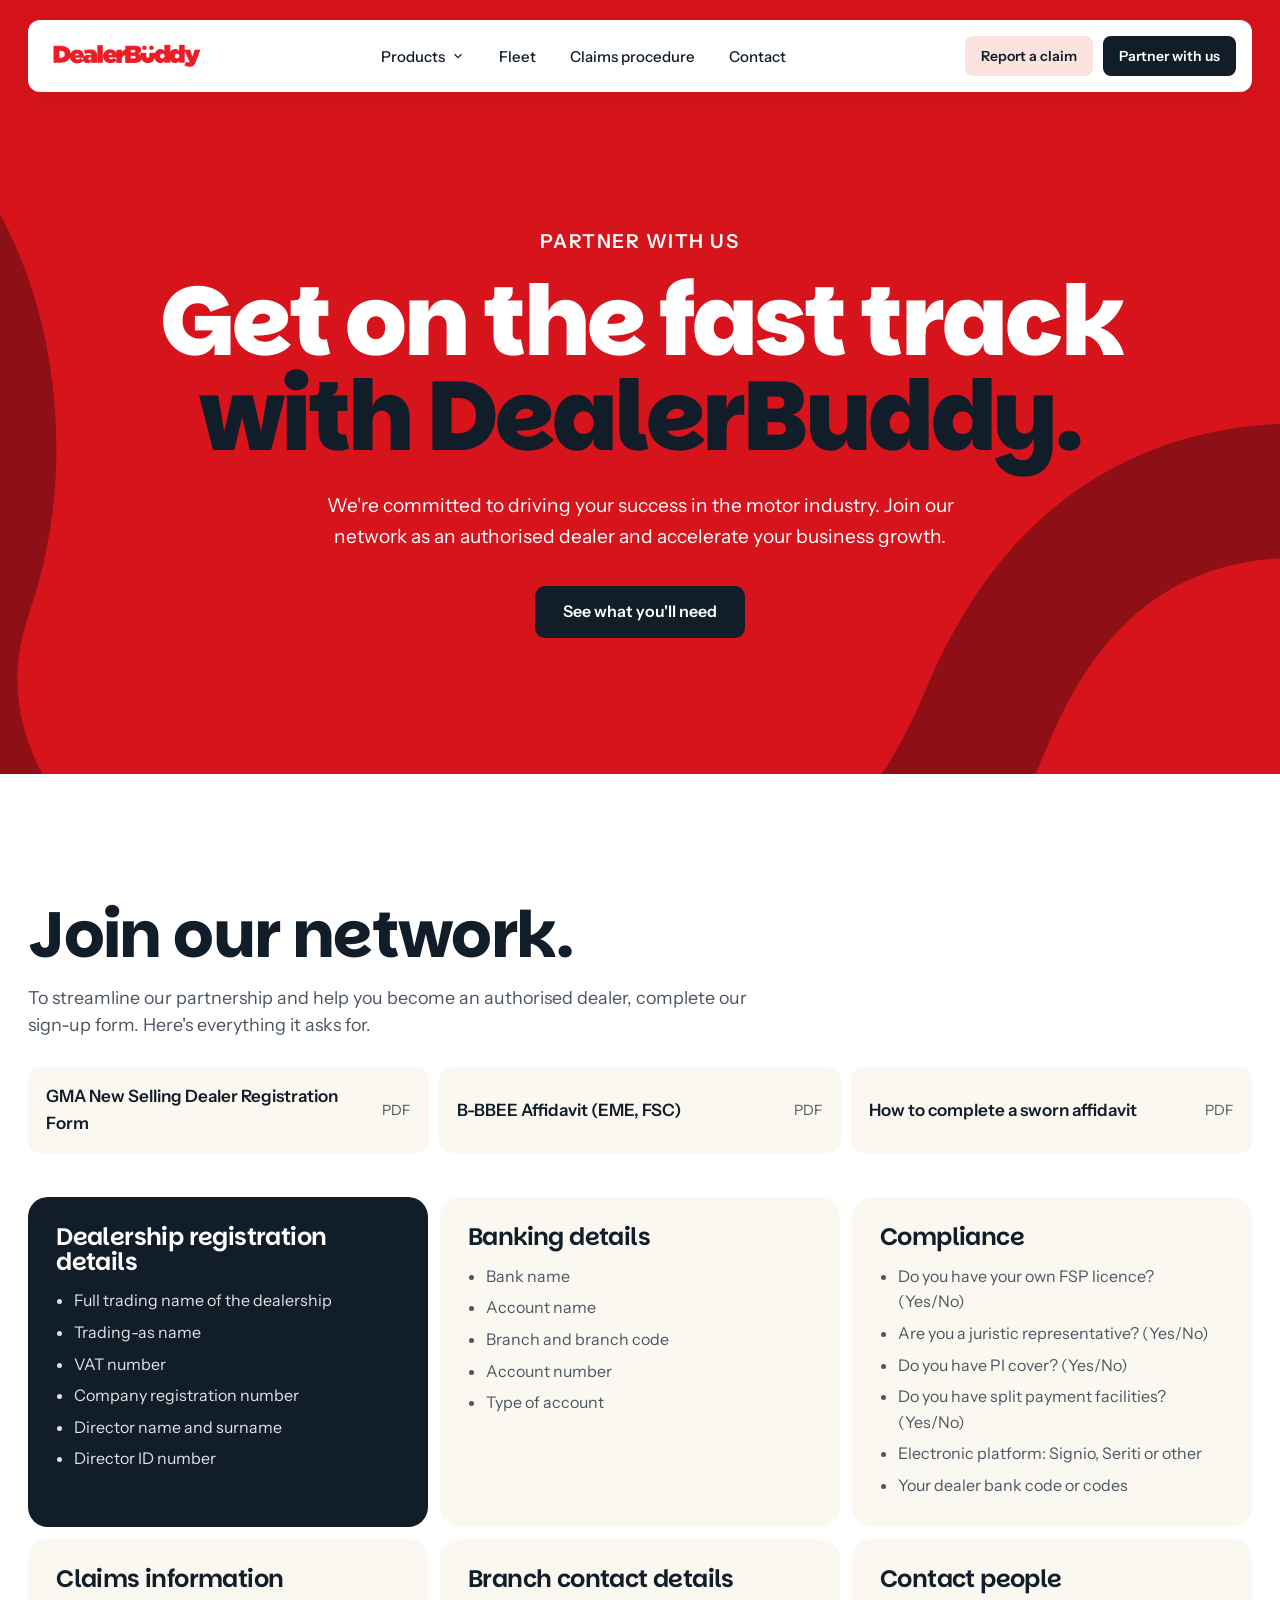
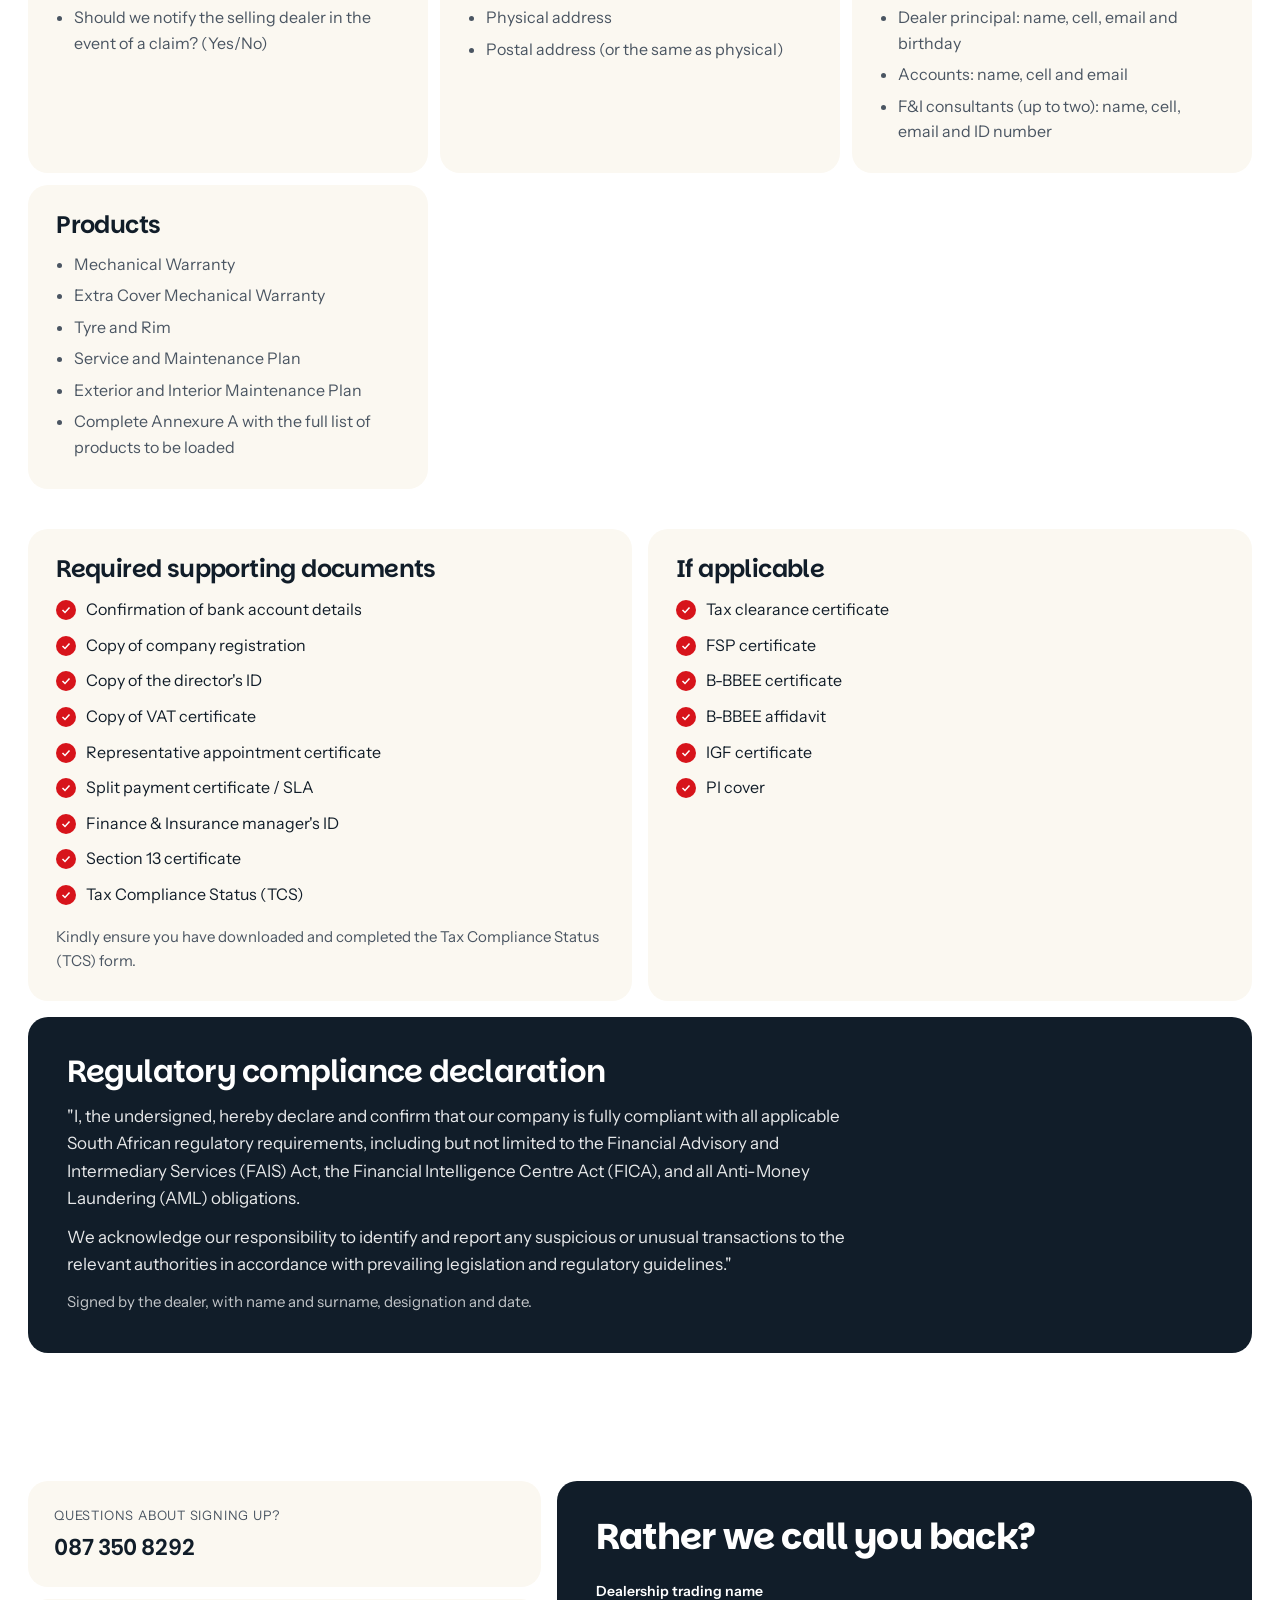
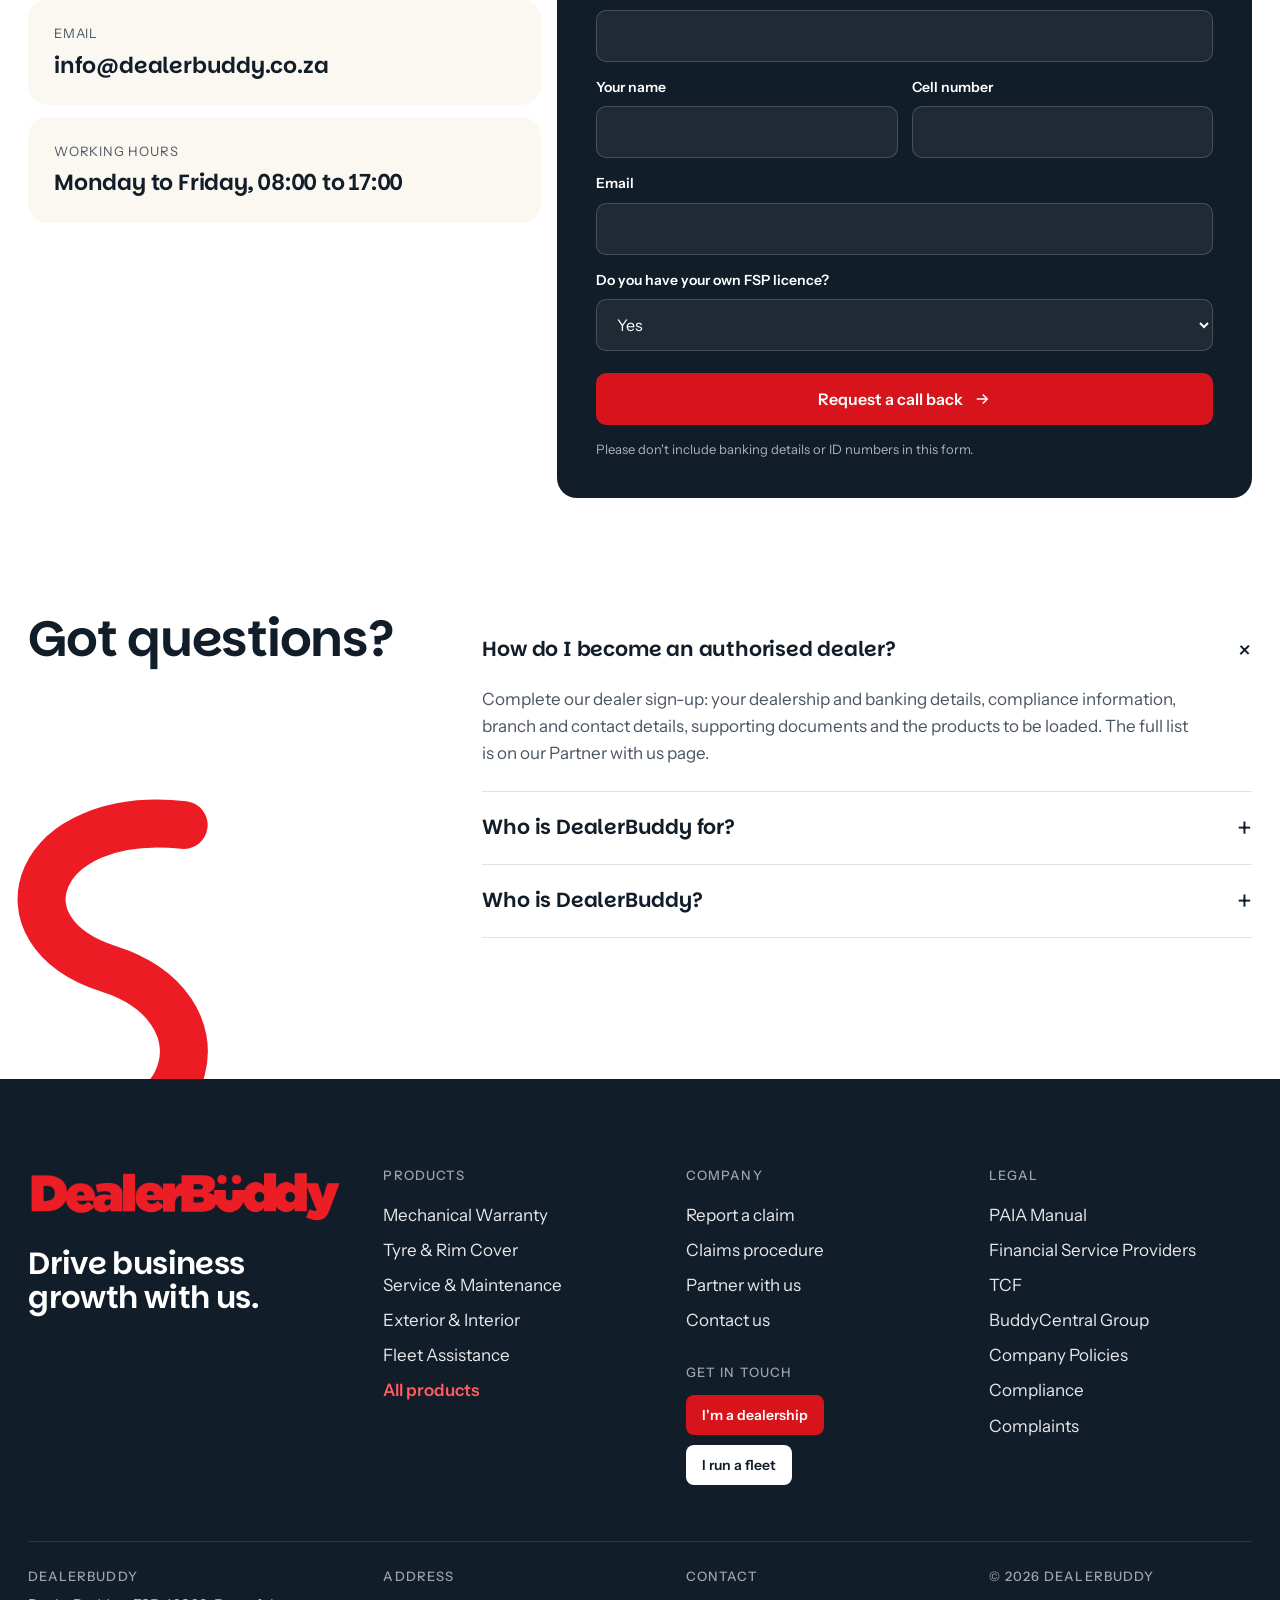
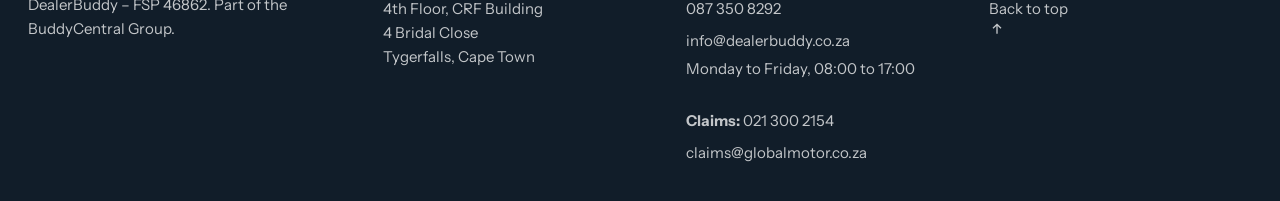
<file: public/partner.html>
<!doctype html>
<html lang="en-ZA">
<head>
<meta charset="utf-8">
<meta name="viewport" content="width=device-width, initial-scale=1, viewport-fit=cover">
<title>Partner with us · DealerBuddy</title>
<meta name="description" content="Become an authorised DealerBuddy dealer: what the sign-up form asks for, the supporting documents and the regulatory declaration.">
<meta name="theme-color" content="#111D29">
<meta property="og:title" content="Partner with us · DealerBuddy">
<meta property="og:description" content="Become an authorised DealerBuddy dealer: what the sign-up form asks for, the supporting documents and the regulatory declaration.">
<meta property="og:image" content="assets/img/hero-car.webp">
<link rel="icon" href="assets/img/favicon.png">
<link rel="apple-touch-icon" href="assets/img/apple-touch-icon.png">
<link rel="preconnect" href="https://fonts.googleapis.com">
<link rel="preconnect" href="https://fonts.gstatic.com" crossorigin>
<link rel="stylesheet" href="https://fonts.googleapis.com/css2?family=Instrument+Sans:wght@400;500;600;700&family=Parkinsans:wght@400;500;600;700;800&display=swap">
<link rel="stylesheet" href="site.css">
<script>/* hide what site.js reveals; show everything after 3s if it never runs */(function(d){d.classList.add('js');setTimeout(function(){if(!window.DB_OK)d.classList.remove('js')},3000)})(document.documentElement)</script>
</head>
<body data-page="partner">
<a class="skip" href="#main">Skip to content</a>
<header class="hdr">
  <a href="index.html" class="logo" aria-label="DealerBuddy home"><img src="assets/img/logo.webp" alt="DealerBuddy" width="1707" height="306"></a>
  <nav class="nav" aria-label="Main">
    <ul>
      <li class="dd"><button type="button" aria-expanded="false" aria-controls="dd-products">Products <svg viewBox="0 0 24 24" fill="none" stroke="currentColor" stroke-width="2" aria-hidden="true"><path d="m6 9 6 6 6-6"/></svg></button>
        <div class="dd-panel" id="dd-products"><a href="mechanical-warranty.html"><img src="assets/icons/warranty.webp" alt="" width="36" height="36">Vehicle Mechanical Warranty</a><a href="tyre-and-rim-cover.html"><img src="assets/icons/tyre.webp" alt="" width="36" height="36">Tyre and Rim Cover</a><a href="service-maintenance-plans.html"><img src="assets/icons/service.webp" alt="" width="36" height="36">Service &amp; Maintenance Plans</a><a href="exterior-interior-maintenance.html"><img src="assets/icons/interior.webp" alt="" width="36" height="36">Exterior &amp; Interior Maintenance</a><a href="fleet.html"><img src="assets/icons/fleet.webp" alt="" width="36" height="36">Fleet Assistance</a><a href="products.html" class="all">All products</a></div></li>
      <li><a href="fleet.html">Fleet</a></li>
      <li><a href="claims.html">Claims procedure</a></li>
      <li><a href="contact.html">Contact</a></li>
    </ul>
  </nav>
  <div class="hdr-cta">
    <a class="btn btn-sm btn-blush hide-m" href="claims.html">Report a claim</a>
    <a class="btn btn-sm btn-ink" href="partner.html">Partner with us</a>
    <button class="menu-btn" id="menu-btn" type="button" aria-expanded="false" aria-controls="mnav"><svg viewBox="0 0 24 24" fill="none" stroke="currentColor" stroke-width="2" aria-hidden="true"><path d="M4 8h16M4 16h16"/></svg><span class="sr">Open menu</span></button>
  </div>
</header>
<div class="mnav" id="mnav">
  <ul>
    <li><a href="products.html">Products</a><ul class="sub"><li><a href="mechanical-warranty.html">Vehicle Mechanical Warranty</a></li><li><a href="tyre-and-rim-cover.html">Tyre and Rim Cover</a></li><li><a href="service-maintenance-plans.html">Service &amp; Maintenance Plans</a></li><li><a href="exterior-interior-maintenance.html">Exterior &amp; Interior Maintenance</a></li><li><a href="fleet.html">Fleet Assistance</a></li></ul></li>
    <li><a href="claims.html">Claims procedure</a></li>
    <li><a href="partner.html">Partner with us</a></li>
    <li><a href="contact.html">Contact</a></li>
    <li><a href="legal.html">Legal &amp; compliance</a></li>
  </ul>
  <div class="btns"><a class="btn btn-red" href="tel:+27213002154">Report a claim: 021 300 2154</a><a class="btn btn-light" href="tel:+27873508292">Call 087 350 8292</a></div>
</div>
<main id="main">

<section class="phero t-red" aria-labelledby="page-title">
  <svg class="ribbon draw " viewBox="0 0 1440 900" preserveAspectRatio="xMidYMid slice" aria-hidden="true"><path d="M-120 170 C 140 120, 270 420, 190 650 C 130 820, 260 1020, 560 1050 C 900 1080, 1090 990, 1180 770 C 1250 600, 1380 520, 1580 560" stroke="#8E1016" stroke-width="130" pathLength="1"/></svg>
  <div>
    <p class="kicker">Partner with us</p>
    <h1 id="page-title" class="d-xxl"><span>Get on the fast track</span><span>with DealerBuddy.</span></h1>
    <p>We're committed to driving your success in the motor industry. Join our network as an authorised dealer and accelerate your business growth.</p>
    <a class="btn btn-ink" href="#register">See what you'll need</a>
  </div>
</section>
<section class="steps" id="register" aria-labelledby="reg-title">
  <div class="wrap">
    <h2 id="reg-title" class="d-l" data-r>Join our network.</h2>
    <p class="lede reg-lede" data-r>To streamline our partnership and help you become an authorised dealer, complete our sign-up form. Here's everything it asks for.</p>
    <div class="dl dl-row" data-r>
      <a href="assets/docs/dealer-registration-form.pdf" download>GMA New Selling Dealer Registration Form <small>PDF</small></a>
      <a href="assets/docs/bbbee-affidavit-eme.pdf" download>B-BBEE Affidavit (EME, FSC) <small>PDF</small></a>
      <a href="assets/docs/sworn-affidavit-guide.pdf" download>How to complete a sworn affidavit <small>PDF</small></a>
    </div>
    <div class="steps-in"><article class="stp hot" data-r><h3>Dealership registration details</h3><ul class="plain"><li>Full trading name of the dealership</li><li>Trading-as name</li><li>VAT number</li><li>Company registration number</li><li>Director name and surname</li><li>Director ID number</li></ul></article><article class="stp" data-r><h3>Banking details</h3><ul class="plain"><li>Bank name</li><li>Account name</li><li>Branch and branch code</li><li>Account number</li><li>Type of account</li></ul></article><article class="stp" data-r><h3>Compliance</h3><ul class="plain"><li>Do you have your own FSP licence? (Yes/No)</li><li>Are you a juristic representative? (Yes/No)</li><li>Do you have PI cover? (Yes/No)</li><li>Do you have split payment facilities? (Yes/No)</li><li>Electronic platform: Signio, Seriti or other</li><li>Your dealer bank code or codes</li></ul></article><article class="stp" data-r><h3>Claims information</h3><ul class="plain"><li>Should we notify the selling dealer in the event of a claim? (Yes/No)</li></ul></article><article class="stp" data-r><h3>Branch contact details</h3><ul class="plain"><li>Physical address</li><li>Postal address (or the same as physical)</li></ul></article><article class="stp" data-r><h3>Contact people</h3><ul class="plain"><li>Dealer principal: name, cell, email and birthday</li><li>Accounts: name, cell and email</li><li>F&amp;I consultants (up to two): name, cell, email and ID number</li></ul></article><article class="stp" data-r><h3>Products</h3><ul class="plain"><li>Mechanical Warranty</li><li>Extra Cover Mechanical Warranty</li><li>Tyre and Rim</li><li>Service and Maintenance Plan</li><li>Exterior and Interior Maintenance Plan</li><li>Complete Annexure A with the full list of products to be loaded</li></ul></article></div>
    <div class="req">
      <div class="req-box" data-r><h3>Required supporting documents</h3><ul><li>Confirmation of bank account details</li><li>Copy of company registration</li><li>Copy of the director&#x27;s ID</li><li>Copy of VAT certificate</li><li>Representative appointment certificate</li><li>Split payment certificate / SLA</li><li>Finance &amp; Insurance manager&#x27;s ID</li><li>Section 13 certificate</li><li>Tax Compliance Status (TCS)</li></ul>
        <p class="req-note">Kindly ensure you have downloaded and completed the Tax Compliance Status (TCS) form.</p></div>
      <div class="req-box opt" data-r><h3>If applicable</h3><ul><li>Tax clearance certificate</li><li>FSP certificate</li><li>B-BBEE certificate</li><li>B-BBEE affidavit</li><li>IGF certificate</li><li>PI cover</li></ul></div>
    </div>
    <div class="decl" data-r>
      <h3>Regulatory compliance declaration</h3>
      <p>"I, the undersigned, hereby declare and confirm that our company is fully compliant with all applicable South African regulatory requirements, including but not limited to the Financial Advisory and Intermediary Services (FAIS) Act, the Financial Intelligence Centre Act (FICA), and all Anti-Money Laundering (AML) obligations.</p>
      <p>We acknowledge our responsibility to identify and report any suspicious or unusual transactions to the relevant authorities in accordance with prevailing legislation and regulatory guidelines."</p>
      <p class="decl-sign">Signed by the dealer, with name and surname, designation and date.</p>
    </div>
  </div>
</section>
<section class="contact" style="padding-top:0" aria-labelledby="form-title">
  <div class="wrap ct">
    <div class="ct-info">
      <div class="ci" data-r><span>Questions about signing up?</span><a href="tel:+27873508292">087 350 8292</a></div>
      <div class="ci" data-r><span>Email</span><a href="mailto:info@dealerbuddy.co.za">info@dealerbuddy.co.za</a></div>
      <div class="ci" data-r><span>Working hours</span><b>Monday to Friday, 08:00 to 17:00</b></div>
    </div>
    <form class="form" name="partner" method="POST" action="thank-you.html" data-netlify="true" netlify-honeypot="company-website" data-check novalidate data-r>
      <input type="hidden" name="form-name" value="partner">
      <p class="hp"><label>Leave this empty <input name="company-website" tabindex="-1" autocomplete="off"></label></p>
      <h2 id="form-title">Rather we call you back?</h2>
      <div class="fgrid">
        <div class="field full"><label for="p-dealer">Dealership trading name</label><input id="p-dealer" name="dealership" autocomplete="organization" required></div>
        <div class="field"><label for="p-name">Your name</label><input id="p-name" name="name" autocomplete="name" required></div>
        <div class="field"><label for="p-cell">Cell number</label><input id="p-cell" name="cell" type="tel" autocomplete="tel" required></div>
        <div class="field full"><label for="p-email">Email</label><input id="p-email" name="email" type="email" autocomplete="email" required></div>
        <div class="field full"><label for="p-fsp">Do you have your own FSP licence?</label><select id="p-fsp" name="fsp-licence"><option>Yes</option><option>No</option></select></div>
      </div>
      <button class="btn btn-red" type="submit">Request a call back <svg viewBox="0 0 24 24" fill="none" stroke="currentColor" stroke-width="2" aria-hidden="true"><path d="M5 12h14M13 6l6 6-6 6"/></svg></button>
      <p class="small">Please don't include banking details or ID numbers in this form.</p>
    </form>
  </div>
</section>
<section class="faq" aria-labelledby="faq-title">
  <svg class="ribbon draw " viewBox="0 0 600 700" preserveAspectRatio="xMidYMid slice" aria-hidden="true"><path d="M440 60 C 160 30, 80 260, 300 330 C 520 400, 480 650, 190 650" stroke="#ED1C24" stroke-width="90" pathLength="1"/></svg>
  <div class="wrap faq-in">
    <h2 id="faq-title" class="d-m" data-r>Got questions?</h2>
    <div data-r><details class="qa" open><summary>How do I become an authorised dealer?</summary><div class="a"><p>Complete our dealer sign-up: your dealership and banking details, compliance information, branch and contact details, supporting documents and the products to be loaded. The full list is on our Partner with us page.</p></div></details><details class="qa"><summary>Who is DealerBuddy for?</summary><div class="a"><p>Dealerships, fleet owners and rent-to-own businesses. Our goal is to streamline vehicle management, so you can focus on your customers while we handle the complexities behind the scenes.</p></div></details><details class="qa"><summary>Who is DealerBuddy?</summary><div class="a"><p>DealerBuddy is part of the BuddyCentral Group, a trusted leader in the insurance industry with over 25 years of expertise. Our revolutionary, innovative products offer comprehensive risk solutions designed for the fleet and dealership industries. DealerBuddy – FSP 46862.</p></div></details></div>
  </div>
</section></main>
<footer class="ftr">
  <div class="wrap">
    <div class="ftr-in">
      <div class="ftr-brand"><img src="assets/img/logo.webp" alt="DealerBuddy" width="1707" height="306" loading="lazy"><p>Drive business<br>growth with us.</p></div>
      <div><h3>Products</h3><ul><li><a href="mechanical-warranty.html">Mechanical Warranty</a></li><li><a href="tyre-and-rim-cover.html">Tyre &amp; Rim Cover</a></li><li><a href="service-maintenance-plans.html">Service &amp; Maintenance</a></li><li><a href="exterior-interior-maintenance.html">Exterior &amp; Interior</a></li><li><a href="fleet.html">Fleet Assistance</a></li><li><a class="hl" href="products.html">All products</a></li></ul></div>
      <div><h3>Company</h3><ul><li><a href="claims.html">Report a claim</a></li><li><a href="claims.html">Claims procedure</a></li><li><a href="partner.html">Partner with us</a></li><li><a href="contact.html">Contact us</a></li></ul>
        <h3 style="margin-top:28px">Get in touch</h3><div class="gi"><a class="btn btn-sm btn-red" href="partner.html">I'm a dealership</a><a class="btn btn-sm btn-light" href="fleet.html">I run a fleet</a></div></div>
      <div><h3>Legal</h3><ul><li><a href="legal.html#paia">PAIA Manual</a></li><li><a href="legal.html#fsp">Financial Service Providers</a></li><li><a href="legal.html#tcf">TCF</a></li><li><a href="legal.html#group">BuddyCentral Group</a></li><li><a href="legal.html#policies">Company Policies</a></li><li><a href="legal.html#compliance">Compliance</a></li><li><a href="legal.html#complaints">Complaints</a></li></ul></div>
    </div>
    <div class="ftr-bot">
      <div><h3>DealerBuddy</h3>DealerBuddy – FSP 46862. Part of the BuddyCentral Group.</div>
      <div><h3>Address</h3><a href="https://www.google.com/maps/search/?api=1&query=CRF%20Building%204%20Bridal%20Close%20Tygerfalls%20Cape%20Town" target="_blank" rel="noopener">4th Floor, CRF Building<br>4 Bridal Close<br>Tygerfalls, Cape Town</a></div>
      <div><h3>Contact</h3><a href="tel:+27873508292">087 350 8292</a><br><a href="mailto:info@dealerbuddy.co.za">info@dealerbuddy.co.za</a><br>Monday to Friday, 08:00 to 17:00<br><br><b>Claims:</b> <a href="tel:+27213002154">021 300 2154</a><br><a href="mailto:claims@globalmotor.co.za">claims@globalmotor.co.za</a></div>
      <div><h3>&copy; <span data-year>2026</span> DealerBuddy</h3><a class="to-top" href="#main">Back to top <svg width="16" height="16" viewBox="0 0 24 24" fill="none" stroke="currentColor" stroke-width="2" aria-hidden="true"><path d="M12 19V5M6 11l6-6 6 6"/></svg></a></div>
    </div>
  </div>
</footer>
<script src="site.js" defer></script>
</body>
</html>
</file>
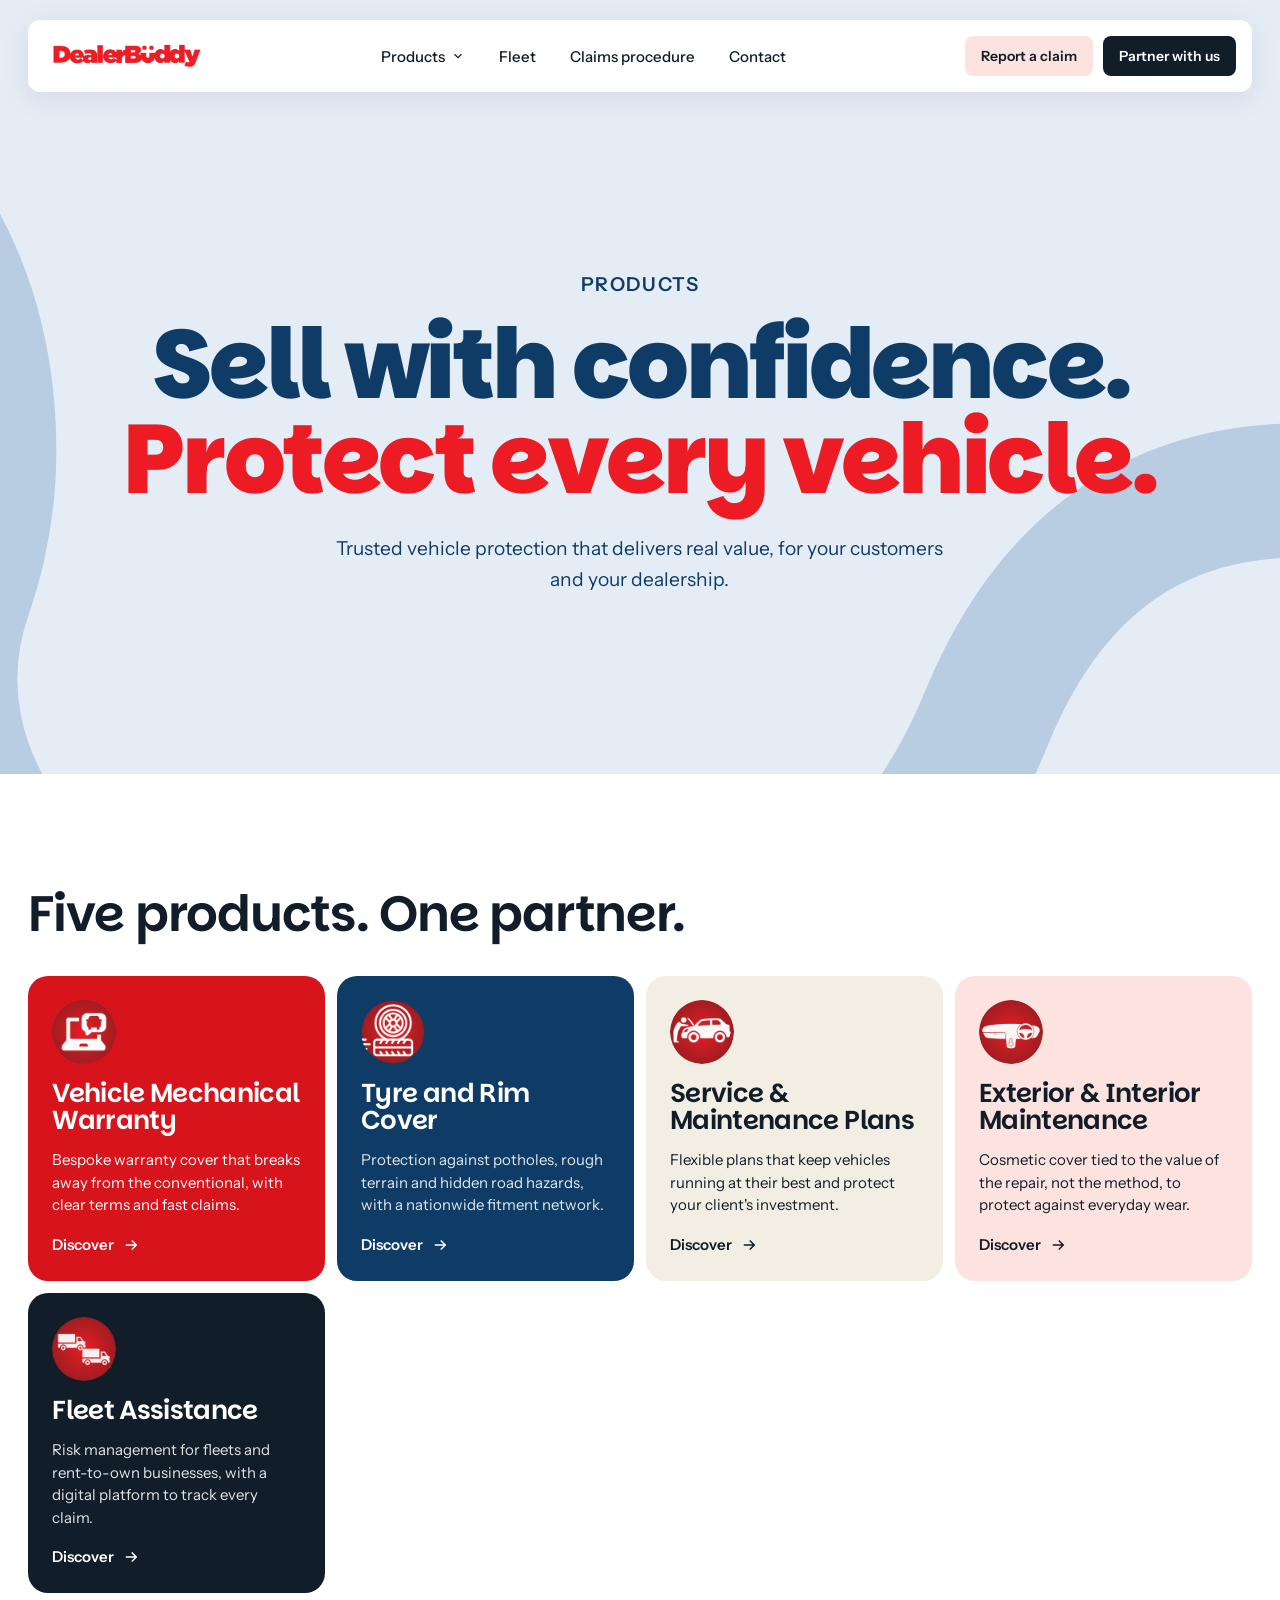
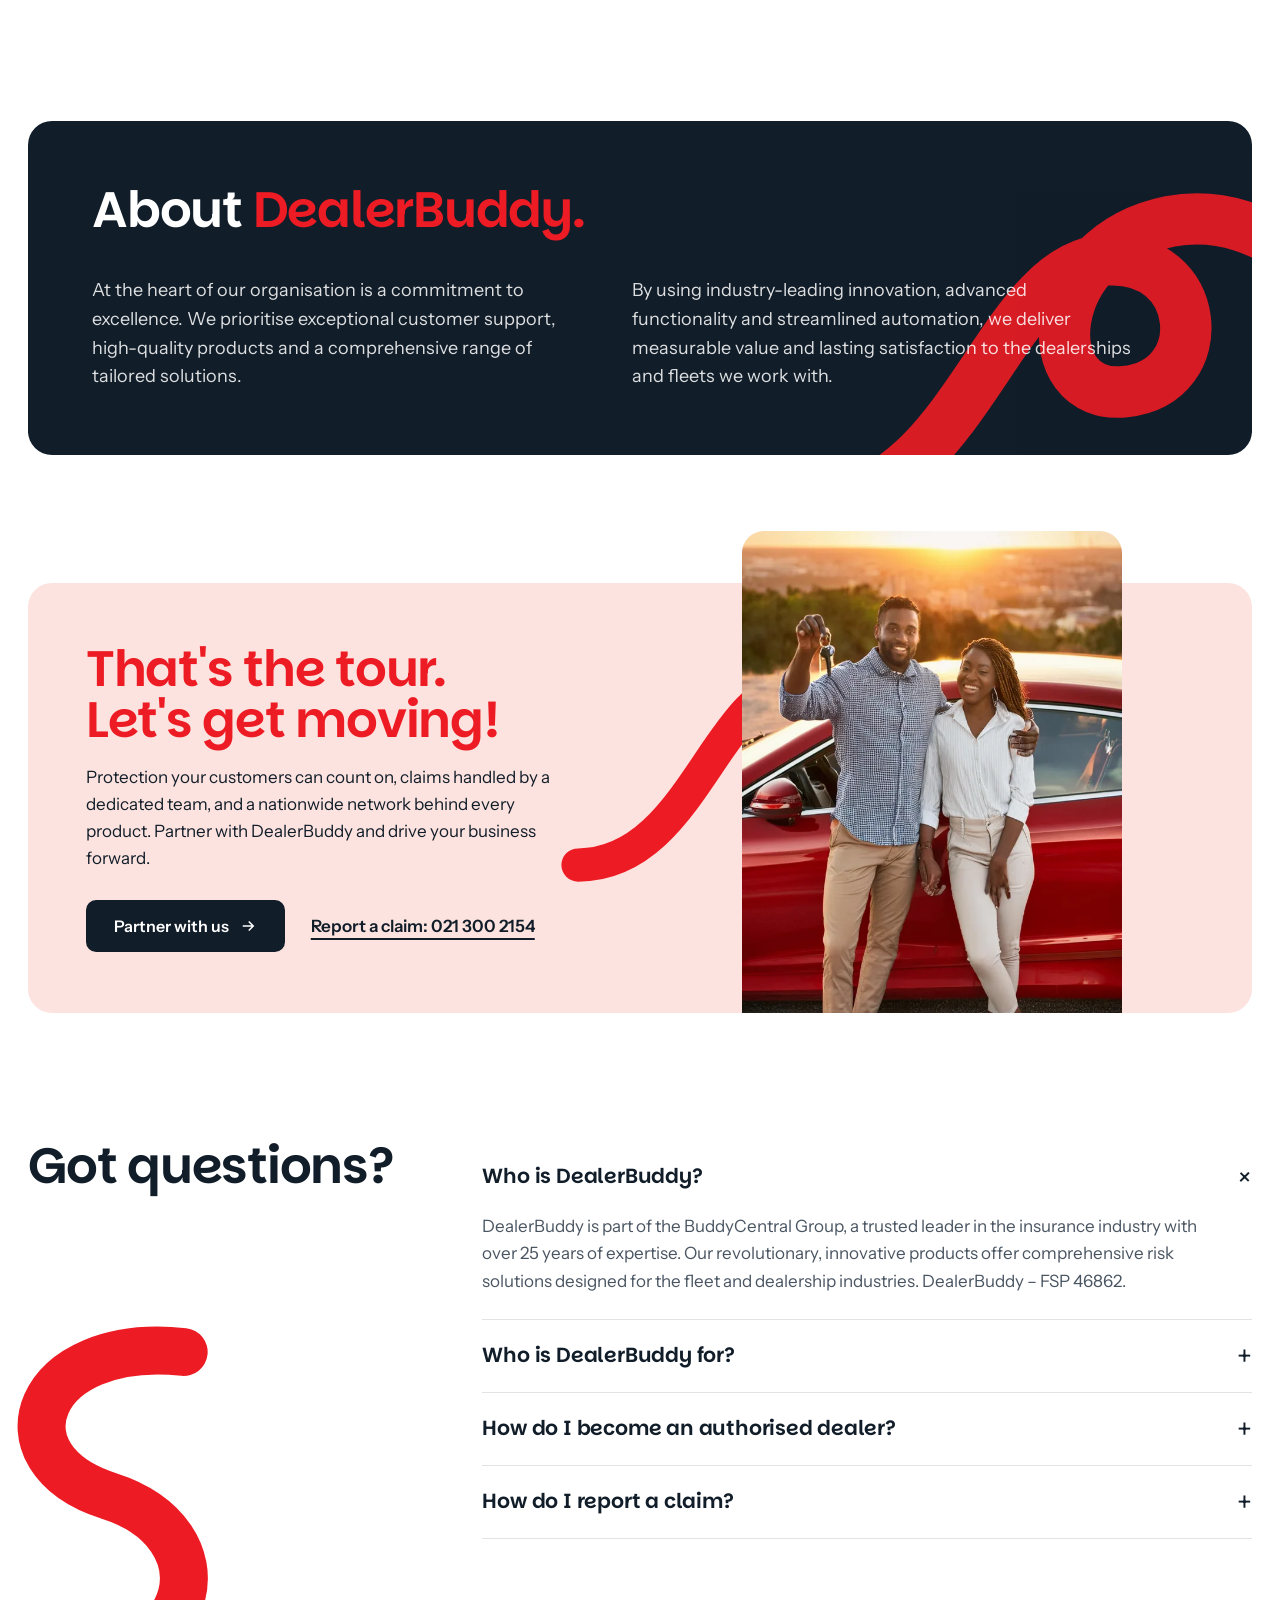
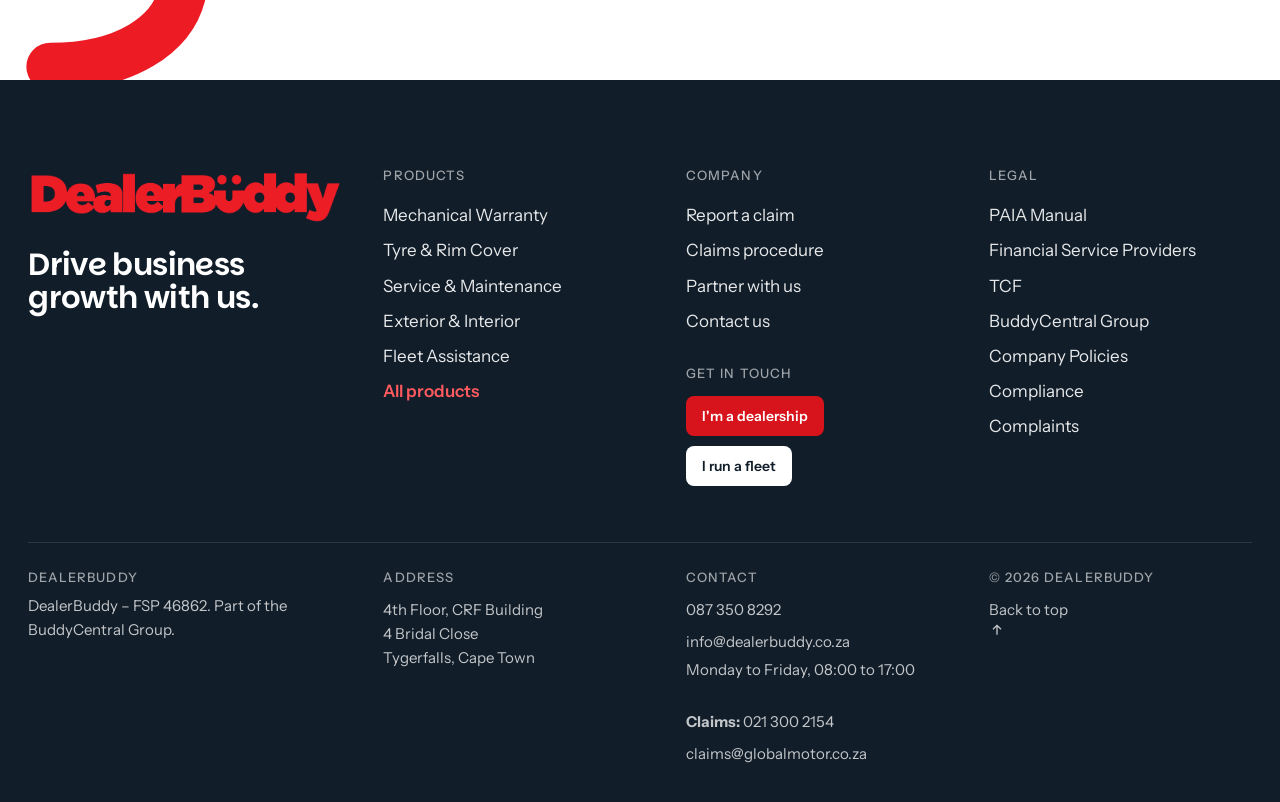
<file: public/products.html>
<!doctype html>
<html lang="en-ZA">
<head>
<meta charset="utf-8">
<meta name="viewport" content="width=device-width, initial-scale=1, viewport-fit=cover">
<title>Products · DealerBuddy</title>
<meta name="description" content="Mechanical warranty, tyre and rim cover, service and maintenance plans, exterior and interior maintenance and fleet assistance from DealerBuddy.">
<meta name="theme-color" content="#111D29">
<meta property="og:title" content="Products · DealerBuddy">
<meta property="og:description" content="Mechanical warranty, tyre and rim cover, service and maintenance plans, exterior and interior maintenance and fleet assistance from DealerBuddy.">
<meta property="og:image" content="assets/img/hero-car.webp">
<link rel="icon" href="assets/img/favicon.png">
<link rel="apple-touch-icon" href="assets/img/apple-touch-icon.png">
<link rel="preconnect" href="https://fonts.googleapis.com">
<link rel="preconnect" href="https://fonts.gstatic.com" crossorigin>
<link rel="stylesheet" href="https://fonts.googleapis.com/css2?family=Instrument+Sans:wght@400;500;600;700&family=Parkinsans:wght@400;500;600;700;800&display=swap">
<link rel="stylesheet" href="site.css">
<script>/* hide what site.js reveals; show everything after 3s if it never runs */(function(d){d.classList.add('js');setTimeout(function(){if(!window.DB_OK)d.classList.remove('js')},3000)})(document.documentElement)</script>
</head>
<body data-page="products">
<a class="skip" href="#main">Skip to content</a>
<header class="hdr">
  <a href="index.html" class="logo" aria-label="DealerBuddy home"><img src="assets/img/logo.webp" alt="DealerBuddy" width="1707" height="306"></a>
  <nav class="nav" aria-label="Main">
    <ul>
      <li class="dd"><button type="button" aria-expanded="false" aria-controls="dd-products">Products <svg viewBox="0 0 24 24" fill="none" stroke="currentColor" stroke-width="2" aria-hidden="true"><path d="m6 9 6 6 6-6"/></svg></button>
        <div class="dd-panel" id="dd-products"><a href="mechanical-warranty.html"><img src="assets/icons/warranty.webp" alt="" width="36" height="36">Vehicle Mechanical Warranty</a><a href="tyre-and-rim-cover.html"><img src="assets/icons/tyre.webp" alt="" width="36" height="36">Tyre and Rim Cover</a><a href="service-maintenance-plans.html"><img src="assets/icons/service.webp" alt="" width="36" height="36">Service &amp; Maintenance Plans</a><a href="exterior-interior-maintenance.html"><img src="assets/icons/interior.webp" alt="" width="36" height="36">Exterior &amp; Interior Maintenance</a><a href="fleet.html"><img src="assets/icons/fleet.webp" alt="" width="36" height="36">Fleet Assistance</a><a href="products.html" class="all">All products</a></div></li>
      <li><a href="fleet.html">Fleet</a></li>
      <li><a href="claims.html">Claims procedure</a></li>
      <li><a href="contact.html">Contact</a></li>
    </ul>
  </nav>
  <div class="hdr-cta">
    <a class="btn btn-sm btn-blush hide-m" href="claims.html">Report a claim</a>
    <a class="btn btn-sm btn-ink" href="partner.html">Partner with us</a>
    <button class="menu-btn" id="menu-btn" type="button" aria-expanded="false" aria-controls="mnav"><svg viewBox="0 0 24 24" fill="none" stroke="currentColor" stroke-width="2" aria-hidden="true"><path d="M4 8h16M4 16h16"/></svg><span class="sr">Open menu</span></button>
  </div>
</header>
<div class="mnav" id="mnav">
  <ul>
    <li><a href="products.html">Products</a><ul class="sub"><li><a href="mechanical-warranty.html">Vehicle Mechanical Warranty</a></li><li><a href="tyre-and-rim-cover.html">Tyre and Rim Cover</a></li><li><a href="service-maintenance-plans.html">Service &amp; Maintenance Plans</a></li><li><a href="exterior-interior-maintenance.html">Exterior &amp; Interior Maintenance</a></li><li><a href="fleet.html">Fleet Assistance</a></li></ul></li>
    <li><a href="claims.html">Claims procedure</a></li>
    <li><a href="partner.html">Partner with us</a></li>
    <li><a href="contact.html">Contact</a></li>
    <li><a href="legal.html">Legal &amp; compliance</a></li>
  </ul>
  <div class="btns"><a class="btn btn-red" href="tel:+27213002154">Report a claim: 021 300 2154</a><a class="btn btn-light" href="tel:+27873508292">Call 087 350 8292</a></div>
</div>
<main id="main">

<section class="phero t-ice" aria-labelledby="page-title">
  <svg class="ribbon draw " viewBox="0 0 1440 900" preserveAspectRatio="xMidYMid slice" aria-hidden="true"><path d="M-120 170 C 140 120, 270 420, 190 650 C 130 820, 260 1020, 560 1050 C 900 1080, 1090 990, 1180 770 C 1250 600, 1380 520, 1580 560" stroke="#B9CDE2" stroke-width="130" pathLength="1"/></svg>
  <div>
    <p class="kicker">Products</p>
    <h1 id="page-title" class="d-xxl"><span>Sell with confidence.</span><span>Protect every vehicle.</span></h1>
    <p>Trusted vehicle protection that delivers real value, for your customers and your dealership.</p>
  </div>
</section>
<section class="others" style="padding-top:clamp(70px,9vw,120px)" aria-labelledby="pr-title">
  <div class="wrap">
    <h2 id="pr-title" class="d-m" data-r>Five products. One partner.</h2>
    <div class="pgrid"><a class="pc t-red" href="mechanical-warranty.html" data-r><img src="assets/icons/warranty.webp" alt="" width="64" height="64"><h3>Vehicle Mechanical Warranty</h3><p>Bespoke warranty cover that breaks away from the conventional, with clear terms and fast claims.</p><span class="go">Discover <svg viewBox="0 0 24 24" fill="none" stroke="currentColor" stroke-width="2" aria-hidden="true"><path d="M5 12h14M13 6l6 6-6 6"/></svg></span></a><a class="pc t-blue" href="tyre-and-rim-cover.html" data-r><img src="assets/icons/tyre.webp" alt="" width="64" height="64"><h3>Tyre and Rim Cover</h3><p>Protection against potholes, rough terrain and hidden road hazards, with a nationwide fitment network.</p><span class="go">Discover <svg viewBox="0 0 24 24" fill="none" stroke="currentColor" stroke-width="2" aria-hidden="true"><path d="M5 12h14M13 6l6 6-6 6"/></svg></span></a><a class="pc t-cream" href="service-maintenance-plans.html" data-r><img src="assets/icons/service.webp" alt="" width="64" height="64"><h3>Service &amp; Maintenance Plans</h3><p>Flexible plans that keep vehicles running at their best and protect your client&#x27;s investment.</p><span class="go">Discover <svg viewBox="0 0 24 24" fill="none" stroke="currentColor" stroke-width="2" aria-hidden="true"><path d="M5 12h14M13 6l6 6-6 6"/></svg></span></a><a class="pc t-blush" href="exterior-interior-maintenance.html" data-r><img src="assets/icons/interior.webp" alt="" width="64" height="64"><h3>Exterior &amp; Interior Maintenance</h3><p>Cosmetic cover tied to the value of the repair, not the method, to protect against everyday wear.</p><span class="go">Discover <svg viewBox="0 0 24 24" fill="none" stroke="currentColor" stroke-width="2" aria-hidden="true"><path d="M5 12h14M13 6l6 6-6 6"/></svg></span></a><a class="pc t-navy" href="fleet.html" data-r><img src="assets/icons/fleet.webp" alt="" width="64" height="64"><h3>Fleet Assistance</h3><p>Risk management for fleets and rent-to-own businesses, with a digital platform to track every claim.</p><span class="go">Discover <svg viewBox="0 0 24 24" fill="none" stroke="currentColor" stroke-width="2" aria-hidden="true"><path d="M5 12h14M13 6l6 6-6 6"/></svg></span></a></div>
  </div>
</section>
<section class="explain" aria-labelledby="ab-title">
  <div class="wrap"><div class="ex" data-r><svg class="ribbon draw " viewBox="0 0 800 600" preserveAspectRatio="xMidYMid slice" aria-hidden="true"><path d="M-40 520 C 200 520, 250 150, 420 140 C 570 130, 590 330, 450 345 C 310 360, 320 120, 520 80 C 680 50, 760 200, 860 160" stroke="#ED1C24" stroke-width="80" pathLength="1"/></svg>
    <h2 id="ab-title" class="d-m">About <span>DealerBuddy.</span></h2>
    <div class="ex-cols"><p>At the heart of our organisation is a commitment to excellence. We prioritise exceptional customer support, high-quality products and a comprehensive range of tailored solutions.</p><p>By using industry-leading innovation, advanced functionality and streamlined automation, we deliver measurable value and lasting satisfaction to the dealerships and fleets we work with.</p></div>
  </div></div>
</section>
<section class="wrapup" aria-labelledby="wu-title">
  <div class="wrap">
    <div class="wu" data-r>
      <div>
        <h2 id="wu-title" class="d-m">That's the tour.<br>Let's get moving!</h2>
        <p>Protection your customers can count on, claims handled by a dedicated team, and a nationwide network behind every product. Partner with DealerBuddy and drive your business forward.</p>
        <div class="wu-btns"><a class="btn btn-ink" href="partner.html">Partner with us <svg viewBox="0 0 24 24" fill="none" stroke="currentColor" stroke-width="2" aria-hidden="true"><path d="M5 12h14M13 6l6 6-6 6"/></svg></a><a class="link-u" href="tel:+27213002154">Report a claim: 021 300 2154</a></div>
      </div>
      <div class="wu-photo">
        <svg class="ribbon draw " viewBox="0 0 800 600" preserveAspectRatio="xMidYMid slice" aria-hidden="true"><path d="M-40 520 C 200 520, 250 150, 420 140 C 570 130, 590 330, 450 345 C 310 360, 320 120, 520 80 C 680 50, 760 200, 860 160" stroke="#ED1C24" stroke-width="70" pathLength="1"/></svg>
        <img src="assets/img/home-image.webp" alt="A couple with the keys to their new car" width="646" height="950" loading="lazy">
      </div>
    </div>
  </div>
</section>
<section class="faq" aria-labelledby="faq-title">
  <svg class="ribbon draw " viewBox="0 0 600 700" preserveAspectRatio="xMidYMid slice" aria-hidden="true"><path d="M440 60 C 160 30, 80 260, 300 330 C 520 400, 480 650, 190 650" stroke="#ED1C24" stroke-width="90" pathLength="1"/></svg>
  <div class="wrap faq-in">
    <h2 id="faq-title" class="d-m" data-r>Got questions?</h2>
    <div data-r><details class="qa" open><summary>Who is DealerBuddy?</summary><div class="a"><p>DealerBuddy is part of the BuddyCentral Group, a trusted leader in the insurance industry with over 25 years of expertise. Our revolutionary, innovative products offer comprehensive risk solutions designed for the fleet and dealership industries. DealerBuddy – FSP 46862.</p></div></details><details class="qa"><summary>Who is DealerBuddy for?</summary><div class="a"><p>Dealerships, fleet owners and rent-to-own businesses. Our goal is to streamline vehicle management, so you can focus on your customers while we handle the complexities behind the scenes.</p></div></details><details class="qa"><summary>How do I become an authorised dealer?</summary><div class="a"><p>Complete our dealer sign-up: your dealership and banking details, compliance information, branch and contact details, supporting documents and the products to be loaded. The full list is on our Partner with us page.</p></div></details><details class="qa"><summary>How do I report a claim?</summary><div class="a"><p>Report all claims to us on 021 300 2154 within 5 working days of the incident or breakdown. Then take the vehicle for a quote, and the repairing dealer submits the quote to claims@globalmotor.co.za.</p></div></details></div>
  </div>
</section></main>
<footer class="ftr">
  <div class="wrap">
    <div class="ftr-in">
      <div class="ftr-brand"><img src="assets/img/logo.webp" alt="DealerBuddy" width="1707" height="306" loading="lazy"><p>Drive business<br>growth with us.</p></div>
      <div><h3>Products</h3><ul><li><a href="mechanical-warranty.html">Mechanical Warranty</a></li><li><a href="tyre-and-rim-cover.html">Tyre &amp; Rim Cover</a></li><li><a href="service-maintenance-plans.html">Service &amp; Maintenance</a></li><li><a href="exterior-interior-maintenance.html">Exterior &amp; Interior</a></li><li><a href="fleet.html">Fleet Assistance</a></li><li><a class="hl" href="products.html">All products</a></li></ul></div>
      <div><h3>Company</h3><ul><li><a href="claims.html">Report a claim</a></li><li><a href="claims.html">Claims procedure</a></li><li><a href="partner.html">Partner with us</a></li><li><a href="contact.html">Contact us</a></li></ul>
        <h3 style="margin-top:28px">Get in touch</h3><div class="gi"><a class="btn btn-sm btn-red" href="partner.html">I'm a dealership</a><a class="btn btn-sm btn-light" href="fleet.html">I run a fleet</a></div></div>
      <div><h3>Legal</h3><ul><li><a href="legal.html#paia">PAIA Manual</a></li><li><a href="legal.html#fsp">Financial Service Providers</a></li><li><a href="legal.html#tcf">TCF</a></li><li><a href="legal.html#group">BuddyCentral Group</a></li><li><a href="legal.html#policies">Company Policies</a></li><li><a href="legal.html#compliance">Compliance</a></li><li><a href="legal.html#complaints">Complaints</a></li></ul></div>
    </div>
    <div class="ftr-bot">
      <div><h3>DealerBuddy</h3>DealerBuddy – FSP 46862. Part of the BuddyCentral Group.</div>
      <div><h3>Address</h3><a href="https://www.google.com/maps/search/?api=1&query=CRF%20Building%204%20Bridal%20Close%20Tygerfalls%20Cape%20Town" target="_blank" rel="noopener">4th Floor, CRF Building<br>4 Bridal Close<br>Tygerfalls, Cape Town</a></div>
      <div><h3>Contact</h3><a href="tel:+27873508292">087 350 8292</a><br><a href="mailto:info@dealerbuddy.co.za">info@dealerbuddy.co.za</a><br>Monday to Friday, 08:00 to 17:00<br><br><b>Claims:</b> <a href="tel:+27213002154">021 300 2154</a><br><a href="mailto:claims@globalmotor.co.za">claims@globalmotor.co.za</a></div>
      <div><h3>&copy; <span data-year>2026</span> DealerBuddy</h3><a class="to-top" href="#main">Back to top <svg width="16" height="16" viewBox="0 0 24 24" fill="none" stroke="currentColor" stroke-width="2" aria-hidden="true"><path d="M12 19V5M6 11l6-6 6 6"/></svg></a></div>
    </div>
  </div>
</footer>
<script src="site.js" defer></script>
</body>
</html>
</file>
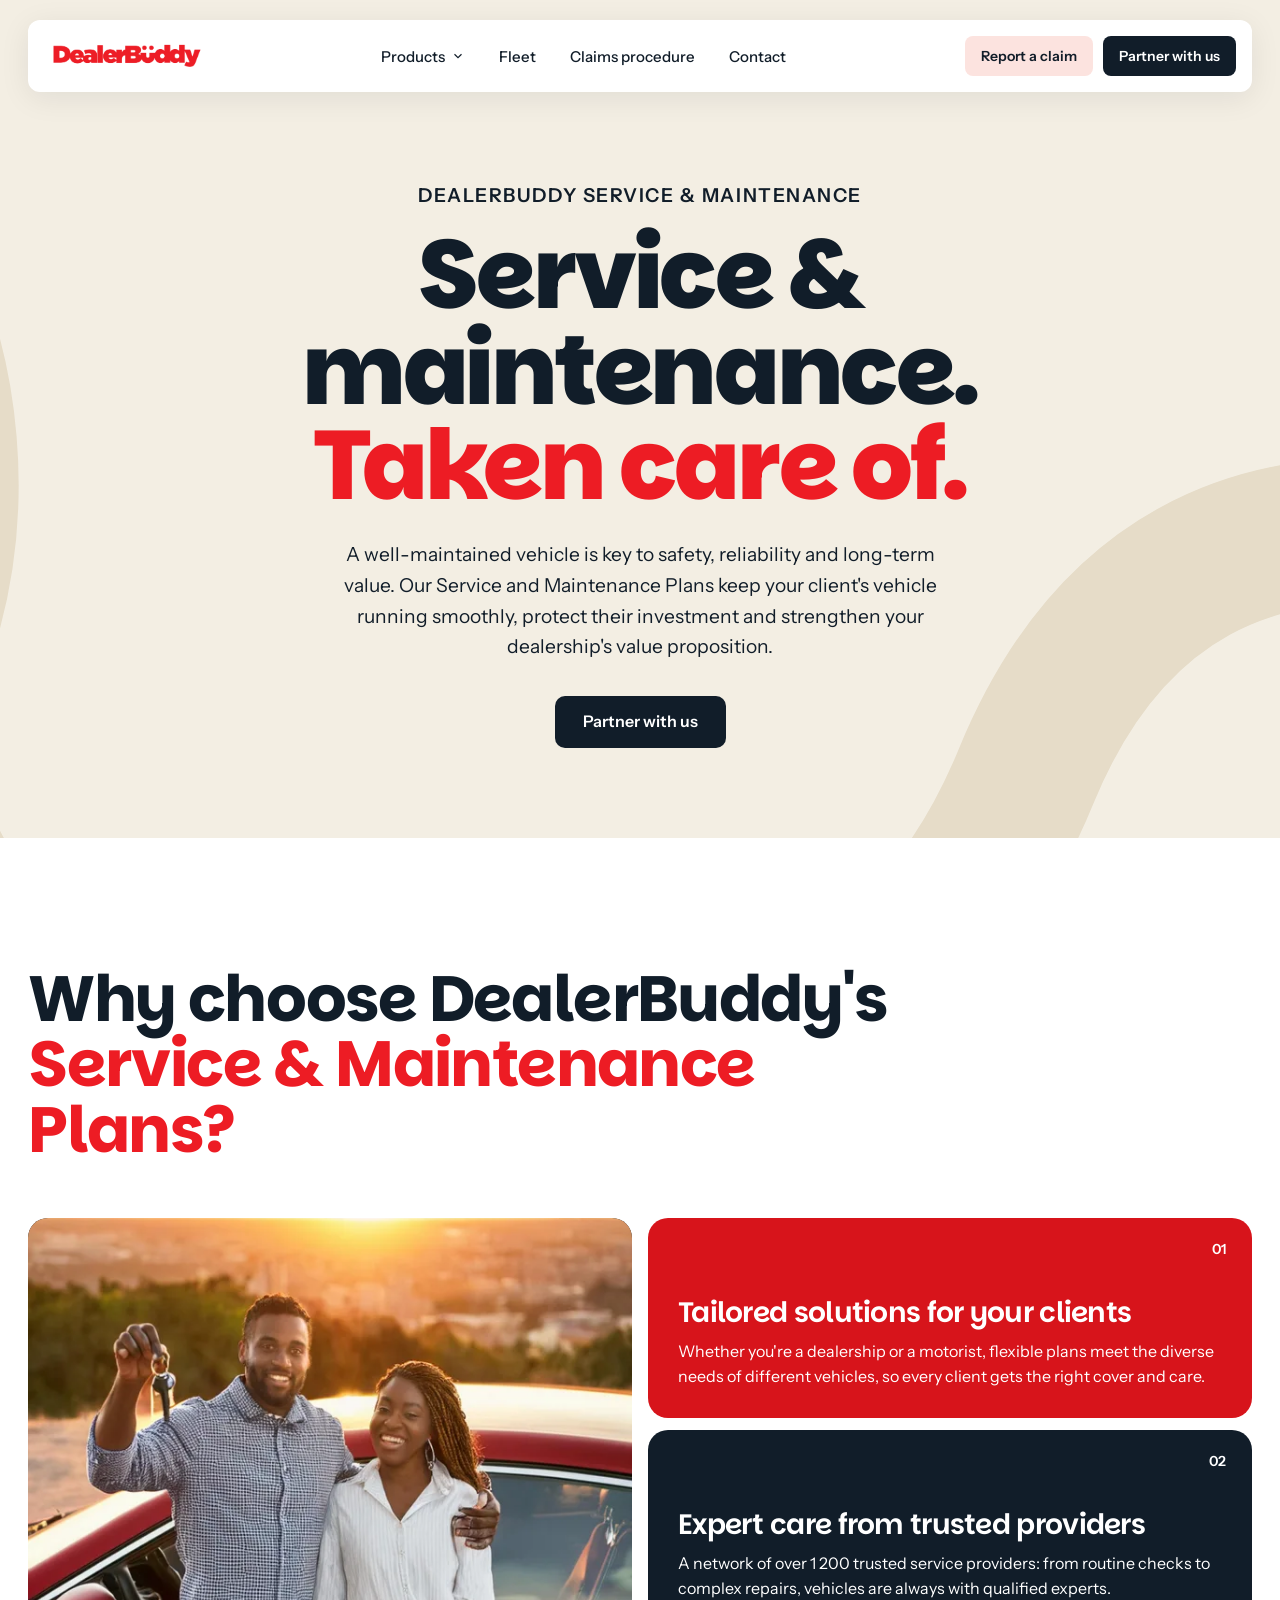
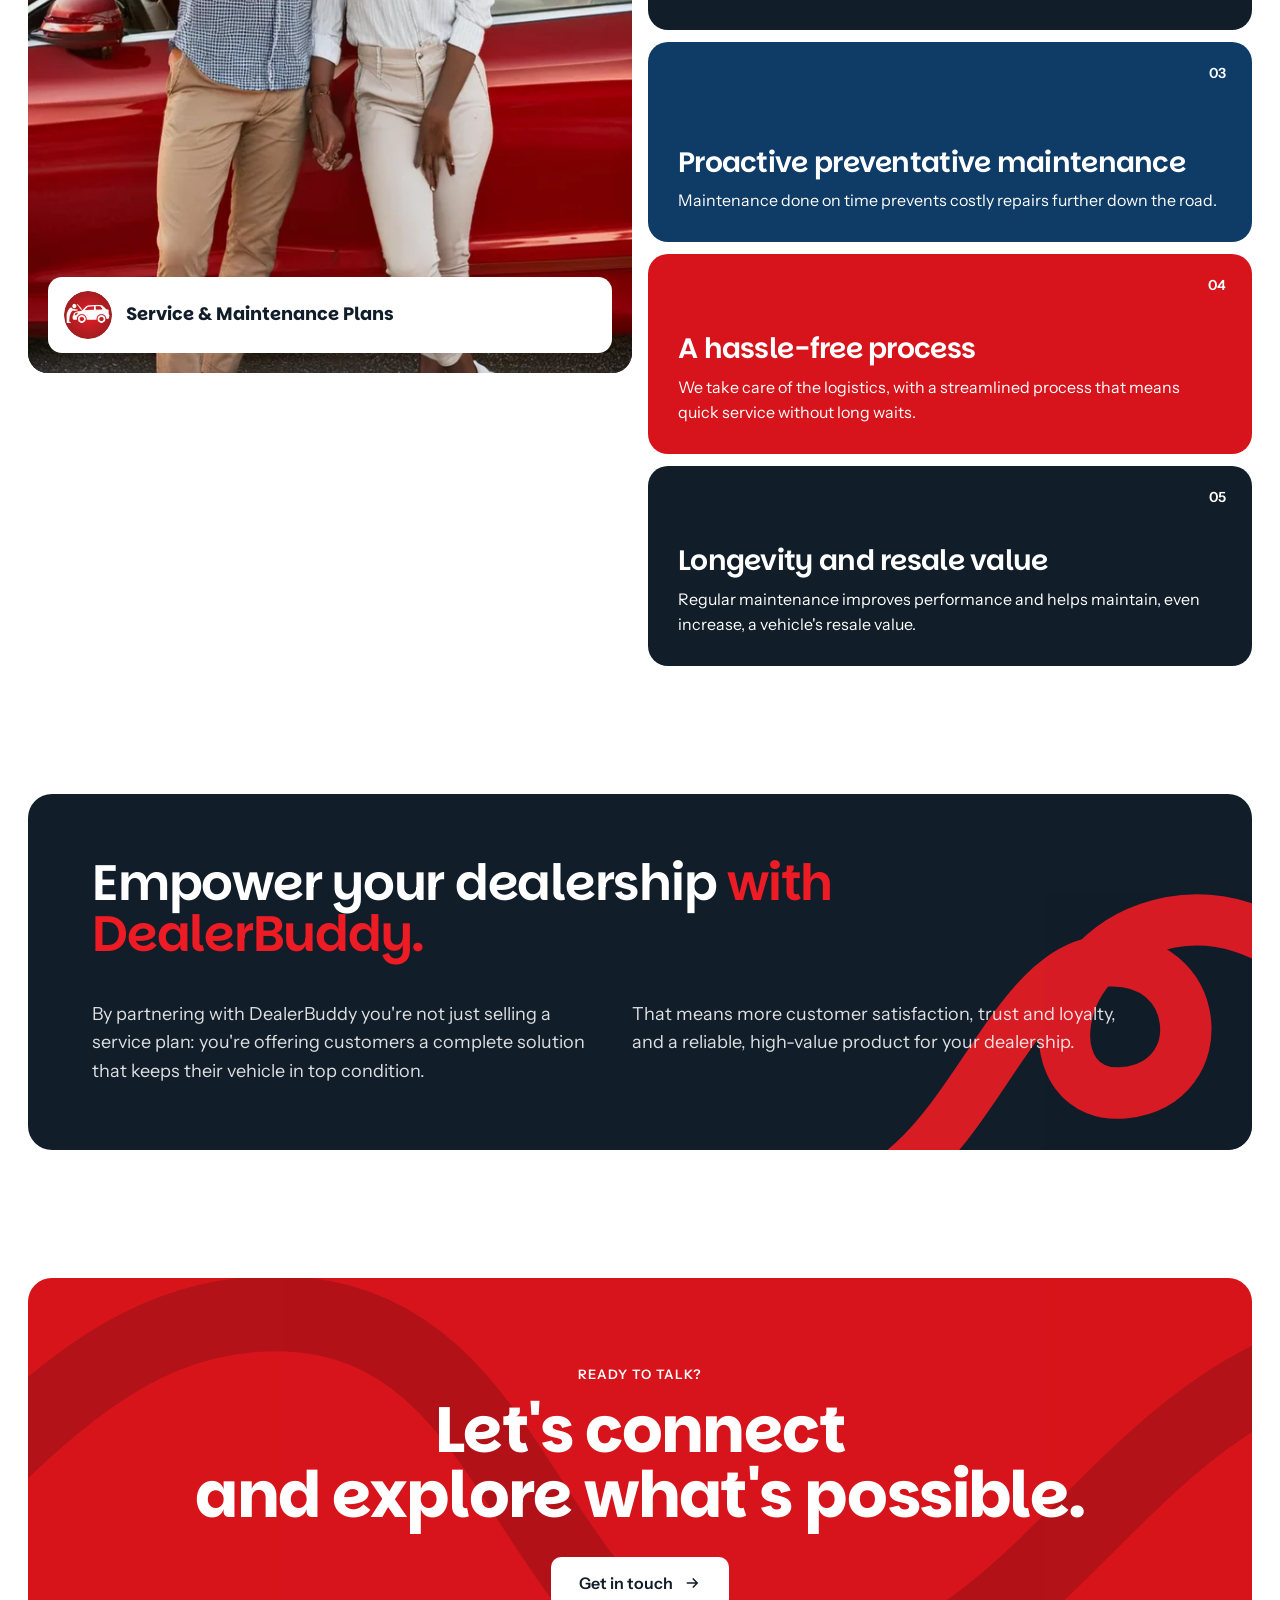
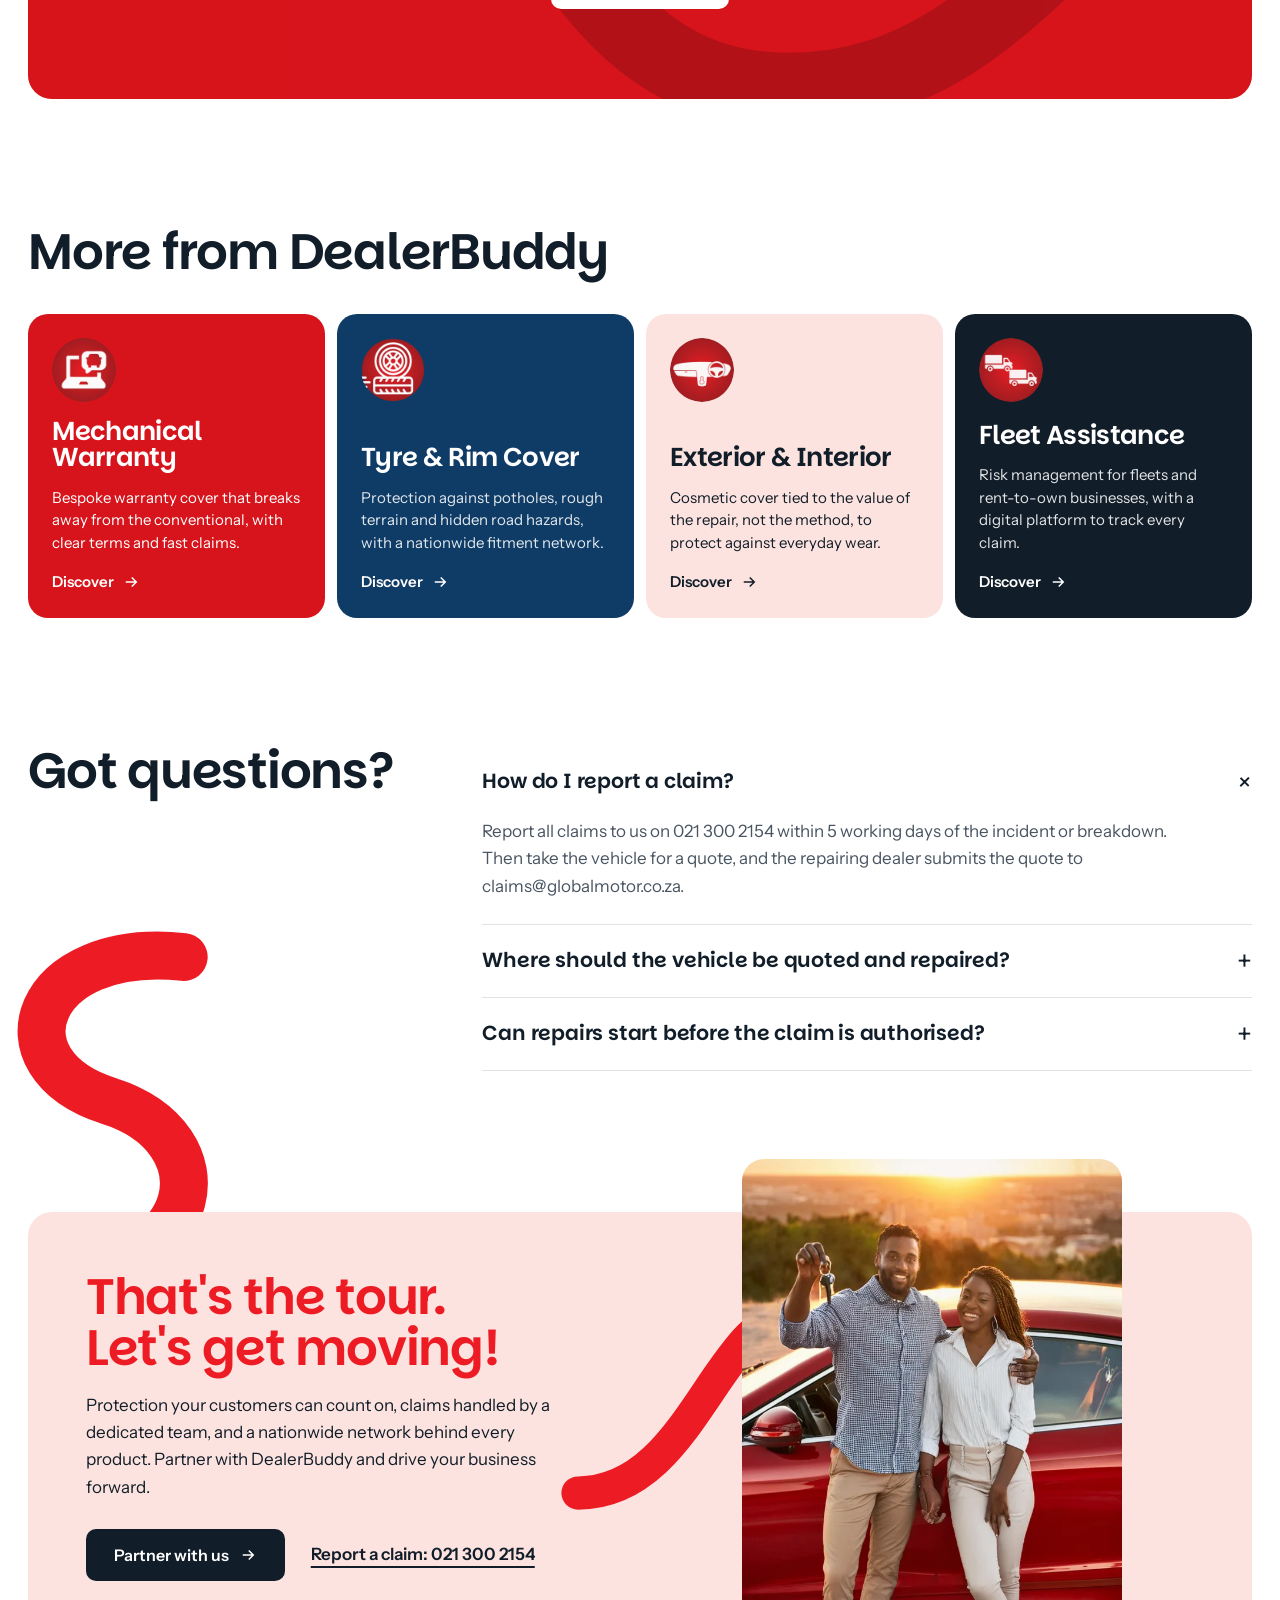
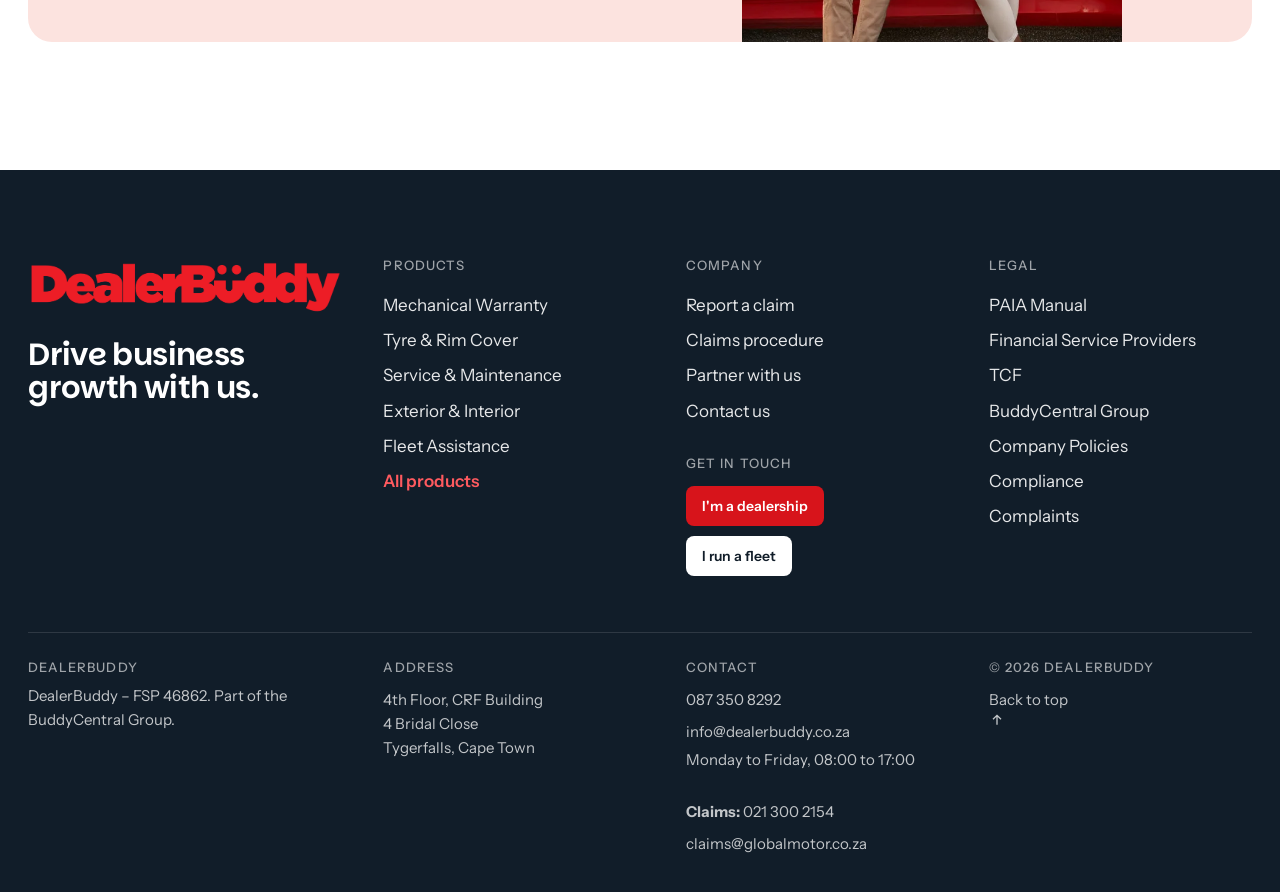
<file: public/service-maintenance-plans.html>
<!doctype html>
<html lang="en-ZA">
<head>
<meta charset="utf-8">
<meta name="viewport" content="width=device-width, initial-scale=1, viewport-fit=cover">
<title>Service &amp; Maintenance Plans · DealerBuddy</title>
<meta name="description" content="A well-maintained vehicle is key to safety, reliability and long-term value. Our Service and Maintenance Plans keep your client&#x27;s vehicle running smoothly,">
<meta name="theme-color" content="#111D29">
<meta property="og:title" content="Service &amp; Maintenance Plans · DealerBuddy">
<meta property="og:description" content="A well-maintained vehicle is key to safety, reliability and long-term value. Our Service and Maintenance Plans keep your client&#x27;s vehicle running smoothly,">
<meta property="og:image" content="assets/img/hero-car.webp">
<link rel="icon" href="assets/img/favicon.png">
<link rel="apple-touch-icon" href="assets/img/apple-touch-icon.png">
<link rel="preconnect" href="https://fonts.googleapis.com">
<link rel="preconnect" href="https://fonts.gstatic.com" crossorigin>
<link rel="stylesheet" href="https://fonts.googleapis.com/css2?family=Instrument+Sans:wght@400;500;600;700&family=Parkinsans:wght@400;500;600;700;800&display=swap">
<link rel="stylesheet" href="site.css">
<script>/* hide what site.js reveals; show everything after 3s if it never runs */(function(d){d.classList.add('js');setTimeout(function(){if(!window.DB_OK)d.classList.remove('js')},3000)})(document.documentElement)</script>
</head>
<body data-page="service-maintenance-plans">
<a class="skip" href="#main">Skip to content</a>
<header class="hdr">
  <a href="index.html" class="logo" aria-label="DealerBuddy home"><img src="assets/img/logo.webp" alt="DealerBuddy" width="1707" height="306"></a>
  <nav class="nav" aria-label="Main">
    <ul>
      <li class="dd"><button type="button" aria-expanded="false" aria-controls="dd-products">Products <svg viewBox="0 0 24 24" fill="none" stroke="currentColor" stroke-width="2" aria-hidden="true"><path d="m6 9 6 6 6-6"/></svg></button>
        <div class="dd-panel" id="dd-products"><a href="mechanical-warranty.html"><img src="assets/icons/warranty.webp" alt="" width="36" height="36">Vehicle Mechanical Warranty</a><a href="tyre-and-rim-cover.html"><img src="assets/icons/tyre.webp" alt="" width="36" height="36">Tyre and Rim Cover</a><a href="service-maintenance-plans.html" aria-current="page"><img src="assets/icons/service.webp" alt="" width="36" height="36">Service &amp; Maintenance Plans</a><a href="exterior-interior-maintenance.html"><img src="assets/icons/interior.webp" alt="" width="36" height="36">Exterior &amp; Interior Maintenance</a><a href="fleet.html"><img src="assets/icons/fleet.webp" alt="" width="36" height="36">Fleet Assistance</a><a href="products.html" class="all">All products</a></div></li>
      <li><a href="fleet.html">Fleet</a></li>
      <li><a href="claims.html">Claims procedure</a></li>
      <li><a href="contact.html">Contact</a></li>
    </ul>
  </nav>
  <div class="hdr-cta">
    <a class="btn btn-sm btn-blush hide-m" href="claims.html">Report a claim</a>
    <a class="btn btn-sm btn-ink" href="partner.html">Partner with us</a>
    <button class="menu-btn" id="menu-btn" type="button" aria-expanded="false" aria-controls="mnav"><svg viewBox="0 0 24 24" fill="none" stroke="currentColor" stroke-width="2" aria-hidden="true"><path d="M4 8h16M4 16h16"/></svg><span class="sr">Open menu</span></button>
  </div>
</header>
<div class="mnav" id="mnav">
  <ul>
    <li><a href="products.html">Products</a><ul class="sub"><li><a href="mechanical-warranty.html">Vehicle Mechanical Warranty</a></li><li><a href="tyre-and-rim-cover.html">Tyre and Rim Cover</a></li><li><a href="service-maintenance-plans.html">Service &amp; Maintenance Plans</a></li><li><a href="exterior-interior-maintenance.html">Exterior &amp; Interior Maintenance</a></li><li><a href="fleet.html">Fleet Assistance</a></li></ul></li>
    <li><a href="claims.html">Claims procedure</a></li>
    <li><a href="partner.html">Partner with us</a></li>
    <li><a href="contact.html">Contact</a></li>
    <li><a href="legal.html">Legal &amp; compliance</a></li>
  </ul>
  <div class="btns"><a class="btn btn-red" href="tel:+27213002154">Report a claim: 021 300 2154</a><a class="btn btn-light" href="tel:+27873508292">Call 087 350 8292</a></div>
</div>
<main id="main">

<section class="phero t-cream" aria-labelledby="page-title">
  <svg class="ribbon draw " viewBox="0 0 1440 900" preserveAspectRatio="xMidYMid slice" aria-hidden="true"><path d="M-120 170 C 140 120, 270 420, 190 650 C 130 820, 260 1020, 560 1050 C 900 1080, 1090 990, 1180 770 C 1250 600, 1380 520, 1580 560" stroke="#E6DCC8" stroke-width="130" pathLength="1"/></svg>
  <div>
    <p class="kicker">DealerBuddy Service &amp; Maintenance</p>
    <h1 id="page-title" class="d-xxl"><span>Service &amp; maintenance.</span><span>Taken care of.</span></h1>
    <p>A well-maintained vehicle is key to safety, reliability and long-term value. Our Service and Maintenance Plans keep your client&#x27;s vehicle running smoothly, protect their investment and strengthen your dealership&#x27;s value proposition.</p>
    <a class="btn btn-ink" href="partner.html">Partner with us</a>
  </div>
</section>

<section class="why" aria-labelledby="why-title">
  <div class="wrap why-in">
    <h2 id="why-title" class="d-l" data-r>Why choose DealerBuddy's <em>Service & Maintenance Plans?</em></h2>
    <div class="why-media" data-r="scale">
      <img src="assets/img/home-image.webp" alt="" width="646" height="950" loading="lazy" style="object-position:50% 20%">
      <div class="badge"><img src="assets/icons/service.webp" alt="" width="48" height="48"><b>Service &amp; Maintenance Plans</b></div>
    </div>
    <div class="why-list"><article class="wc v0" data-r style="top:110px"><span class="num">01</span><h3>Tailored solutions for your clients</h3><p>Whether you&#x27;re a dealership or a motorist, flexible plans meet the diverse needs of different vehicles, so every client gets the right cover and care.</p></article><article class="wc v1" data-r style="top:128px"><span class="num">02</span><h3>Expert care from trusted providers</h3><p>A network of over 1 200 trusted service providers: from routine checks to complex repairs, vehicles are always with qualified experts.</p></article><article class="wc v2" data-r style="top:146px"><span class="num">03</span><h3>Proactive preventative maintenance</h3><p>Maintenance done on time prevents costly repairs further down the road.</p></article><article class="wc v0" data-r style="top:164px"><span class="num">04</span><h3>A hassle-free process</h3><p>We take care of the logistics, with a streamlined process that means quick service without long waits.</p></article><article class="wc v1" data-r style="top:182px"><span class="num">05</span><h3>Longevity and resale value</h3><p>Regular maintenance improves performance and helps maintain, even increase, a vehicle&#x27;s resale value.</p></article></div>
  </div>
</section>

<section class="explain" aria-labelledby="ex-title">
  <div class="wrap">
    <div class="ex" data-r>
      <svg class="ribbon draw " viewBox="0 0 800 600" preserveAspectRatio="xMidYMid slice" aria-hidden="true"><path d="M-40 520 C 200 520, 250 150, 420 140 C 570 130, 590 330, 450 345 C 310 360, 320 120, 520 80 C 680 50, 760 200, 860 160" stroke="#ED1C24" stroke-width="80" pathLength="1"/></svg>
      <h2 id="ex-title" class="d-m">Empower your dealership <span>with DealerBuddy.</span></h2>
      <div class="ex-cols"><p>By partnering with DealerBuddy you&#x27;re not just selling a service plan: you&#x27;re offering customers a complete solution that keeps their vehicle in top condition.</p><p>That means more customer satisfaction, trust and loyalty, and a reliable, high-value product for your dealership.</p></div>
    </div>
  </div>
</section>

<section class="chat" aria-labelledby="ch-title">
  <div class="wrap">
    <div class="ch" data-r>
      <svg class="ribbon draw " viewBox="0 0 1200 500" preserveAspectRatio="xMidYMid slice" aria-hidden="true"><path d="M-60 380 C 160 380, 220 120, 420 120 C 620 120, 600 400, 800 400 C 1000 400, 1040 160, 1260 140" stroke="#8E1016" stroke-width="56" pathLength="1"/></svg>
      <p class="kicker">Ready to talk?</p>
      <h2 id="ch-title" class="d-l">Let's connect<br>and explore what's possible.</h2>
      <a class="btn btn-light" href="contact.html">Get in touch <svg viewBox="0 0 24 24" fill="none" stroke="currentColor" stroke-width="2" aria-hidden="true"><path d="M5 12h14M13 6l6 6-6 6"/></svg></a>
    </div>
  </div>
</section>

<section class="others" aria-labelledby="oth-title">
  <div class="wrap">
    <h2 id="oth-title" class="d-m" data-r>More from DealerBuddy</h2>
    <div class="pgrid"><a class="pc t-red" href="mechanical-warranty.html"><img src="assets/icons/warranty.webp" alt="" width="64" height="64" loading="lazy"><h3>Mechanical Warranty</h3><p>Bespoke warranty cover that breaks away from the conventional, with clear terms and fast claims.</p><span class="go">Discover <svg viewBox="0 0 24 24" fill="none" stroke="currentColor" stroke-width="2" aria-hidden="true"><path d="M5 12h14M13 6l6 6-6 6"/></svg></span></a><a class="pc t-blue" href="tyre-and-rim-cover.html"><img src="assets/icons/tyre.webp" alt="" width="64" height="64" loading="lazy"><h3>Tyre &amp; Rim Cover</h3><p>Protection against potholes, rough terrain and hidden road hazards, with a nationwide fitment network.</p><span class="go">Discover <svg viewBox="0 0 24 24" fill="none" stroke="currentColor" stroke-width="2" aria-hidden="true"><path d="M5 12h14M13 6l6 6-6 6"/></svg></span></a><a class="pc t-blush" href="exterior-interior-maintenance.html"><img src="assets/icons/interior.webp" alt="" width="64" height="64" loading="lazy"><h3>Exterior &amp; Interior</h3><p>Cosmetic cover tied to the value of the repair, not the method, to protect against everyday wear.</p><span class="go">Discover <svg viewBox="0 0 24 24" fill="none" stroke="currentColor" stroke-width="2" aria-hidden="true"><path d="M5 12h14M13 6l6 6-6 6"/></svg></span></a><a class="pc t-navy" href="fleet.html"><img src="assets/icons/fleet.webp" alt="" width="64" height="64" loading="lazy"><h3>Fleet Assistance</h3><p>Risk management for fleets and rent-to-own businesses, with a digital platform to track every claim.</p><span class="go">Discover <svg viewBox="0 0 24 24" fill="none" stroke="currentColor" stroke-width="2" aria-hidden="true"><path d="M5 12h14M13 6l6 6-6 6"/></svg></span></a></div>
  </div>
</section>

<section class="faq" aria-labelledby="faq-title">
  <svg class="ribbon draw " viewBox="0 0 600 700" preserveAspectRatio="xMidYMid slice" aria-hidden="true"><path d="M440 60 C 160 30, 80 260, 300 330 C 520 400, 480 650, 190 650" stroke="#ED1C24" stroke-width="90" pathLength="1"/></svg>
  <div class="wrap faq-in">
    <h2 id="faq-title" class="d-m" data-r>Got questions?</h2>
    <div data-r><details class="qa" open><summary>How do I report a claim?</summary><div class="a"><p>Report all claims to us on 021 300 2154 within 5 working days of the incident or breakdown. Then take the vehicle for a quote, and the repairing dealer submits the quote to claims@globalmotor.co.za.</p></div></details><details class="qa"><summary>Where should the vehicle be quoted and repaired?</summary><div class="a"><p>If the vehicle is still under the Original Manufacturer Warranty, at a manufacturer-appointed franchised dealer. In all other cases, at an RMI (Retail Motor Industry) registered facility. Unsure? Our claims department can guide you.</p></div></details><details class="qa"><summary>Can repairs start before the claim is authorised?</summary><div class="a"><p>No. Repairs cannot begin until the claims department has provided authorisation. Claims will not be considered if repairs have already started before authorisation was received.</p></div></details></div>
  </div>
</section>
<section class="wrapup" aria-labelledby="wu-title">
  <div class="wrap">
    <div class="wu" data-r>
      <div>
        <h2 id="wu-title" class="d-m">That's the tour.<br>Let's get moving!</h2>
        <p>Protection your customers can count on, claims handled by a dedicated team, and a nationwide network behind every product. Partner with DealerBuddy and drive your business forward.</p>
        <div class="wu-btns"><a class="btn btn-ink" href="partner.html">Partner with us <svg viewBox="0 0 24 24" fill="none" stroke="currentColor" stroke-width="2" aria-hidden="true"><path d="M5 12h14M13 6l6 6-6 6"/></svg></a><a class="link-u" href="tel:+27213002154">Report a claim: 021 300 2154</a></div>
      </div>
      <div class="wu-photo">
        <svg class="ribbon draw " viewBox="0 0 800 600" preserveAspectRatio="xMidYMid slice" aria-hidden="true"><path d="M-40 520 C 200 520, 250 150, 420 140 C 570 130, 590 330, 450 345 C 310 360, 320 120, 520 80 C 680 50, 760 200, 860 160" stroke="#ED1C24" stroke-width="70" pathLength="1"/></svg>
        <img src="assets/img/home-image.webp" alt="A couple with the keys to their new car" width="646" height="950" loading="lazy">
      </div>
    </div>
  </div>
</section></main>
<footer class="ftr">
  <div class="wrap">
    <div class="ftr-in">
      <div class="ftr-brand"><img src="assets/img/logo.webp" alt="DealerBuddy" width="1707" height="306" loading="lazy"><p>Drive business<br>growth with us.</p></div>
      <div><h3>Products</h3><ul><li><a href="mechanical-warranty.html">Mechanical Warranty</a></li><li><a href="tyre-and-rim-cover.html">Tyre &amp; Rim Cover</a></li><li><a href="service-maintenance-plans.html">Service &amp; Maintenance</a></li><li><a href="exterior-interior-maintenance.html">Exterior &amp; Interior</a></li><li><a href="fleet.html">Fleet Assistance</a></li><li><a class="hl" href="products.html">All products</a></li></ul></div>
      <div><h3>Company</h3><ul><li><a href="claims.html">Report a claim</a></li><li><a href="claims.html">Claims procedure</a></li><li><a href="partner.html">Partner with us</a></li><li><a href="contact.html">Contact us</a></li></ul>
        <h3 style="margin-top:28px">Get in touch</h3><div class="gi"><a class="btn btn-sm btn-red" href="partner.html">I'm a dealership</a><a class="btn btn-sm btn-light" href="fleet.html">I run a fleet</a></div></div>
      <div><h3>Legal</h3><ul><li><a href="legal.html#paia">PAIA Manual</a></li><li><a href="legal.html#fsp">Financial Service Providers</a></li><li><a href="legal.html#tcf">TCF</a></li><li><a href="legal.html#group">BuddyCentral Group</a></li><li><a href="legal.html#policies">Company Policies</a></li><li><a href="legal.html#compliance">Compliance</a></li><li><a href="legal.html#complaints">Complaints</a></li></ul></div>
    </div>
    <div class="ftr-bot">
      <div><h3>DealerBuddy</h3>DealerBuddy – FSP 46862. Part of the BuddyCentral Group.</div>
      <div><h3>Address</h3><a href="https://www.google.com/maps/search/?api=1&query=CRF%20Building%204%20Bridal%20Close%20Tygerfalls%20Cape%20Town" target="_blank" rel="noopener">4th Floor, CRF Building<br>4 Bridal Close<br>Tygerfalls, Cape Town</a></div>
      <div><h3>Contact</h3><a href="tel:+27873508292">087 350 8292</a><br><a href="mailto:info@dealerbuddy.co.za">info@dealerbuddy.co.za</a><br>Monday to Friday, 08:00 to 17:00<br><br><b>Claims:</b> <a href="tel:+27213002154">021 300 2154</a><br><a href="mailto:claims@globalmotor.co.za">claims@globalmotor.co.za</a></div>
      <div><h3>&copy; <span data-year>2026</span> DealerBuddy</h3><a class="to-top" href="#main">Back to top <svg width="16" height="16" viewBox="0 0 24 24" fill="none" stroke="currentColor" stroke-width="2" aria-hidden="true"><path d="M12 19V5M6 11l6-6 6 6"/></svg></a></div>
    </div>
  </div>
</footer>
<script src="site.js" defer></script>
</body>
</html>
</file>
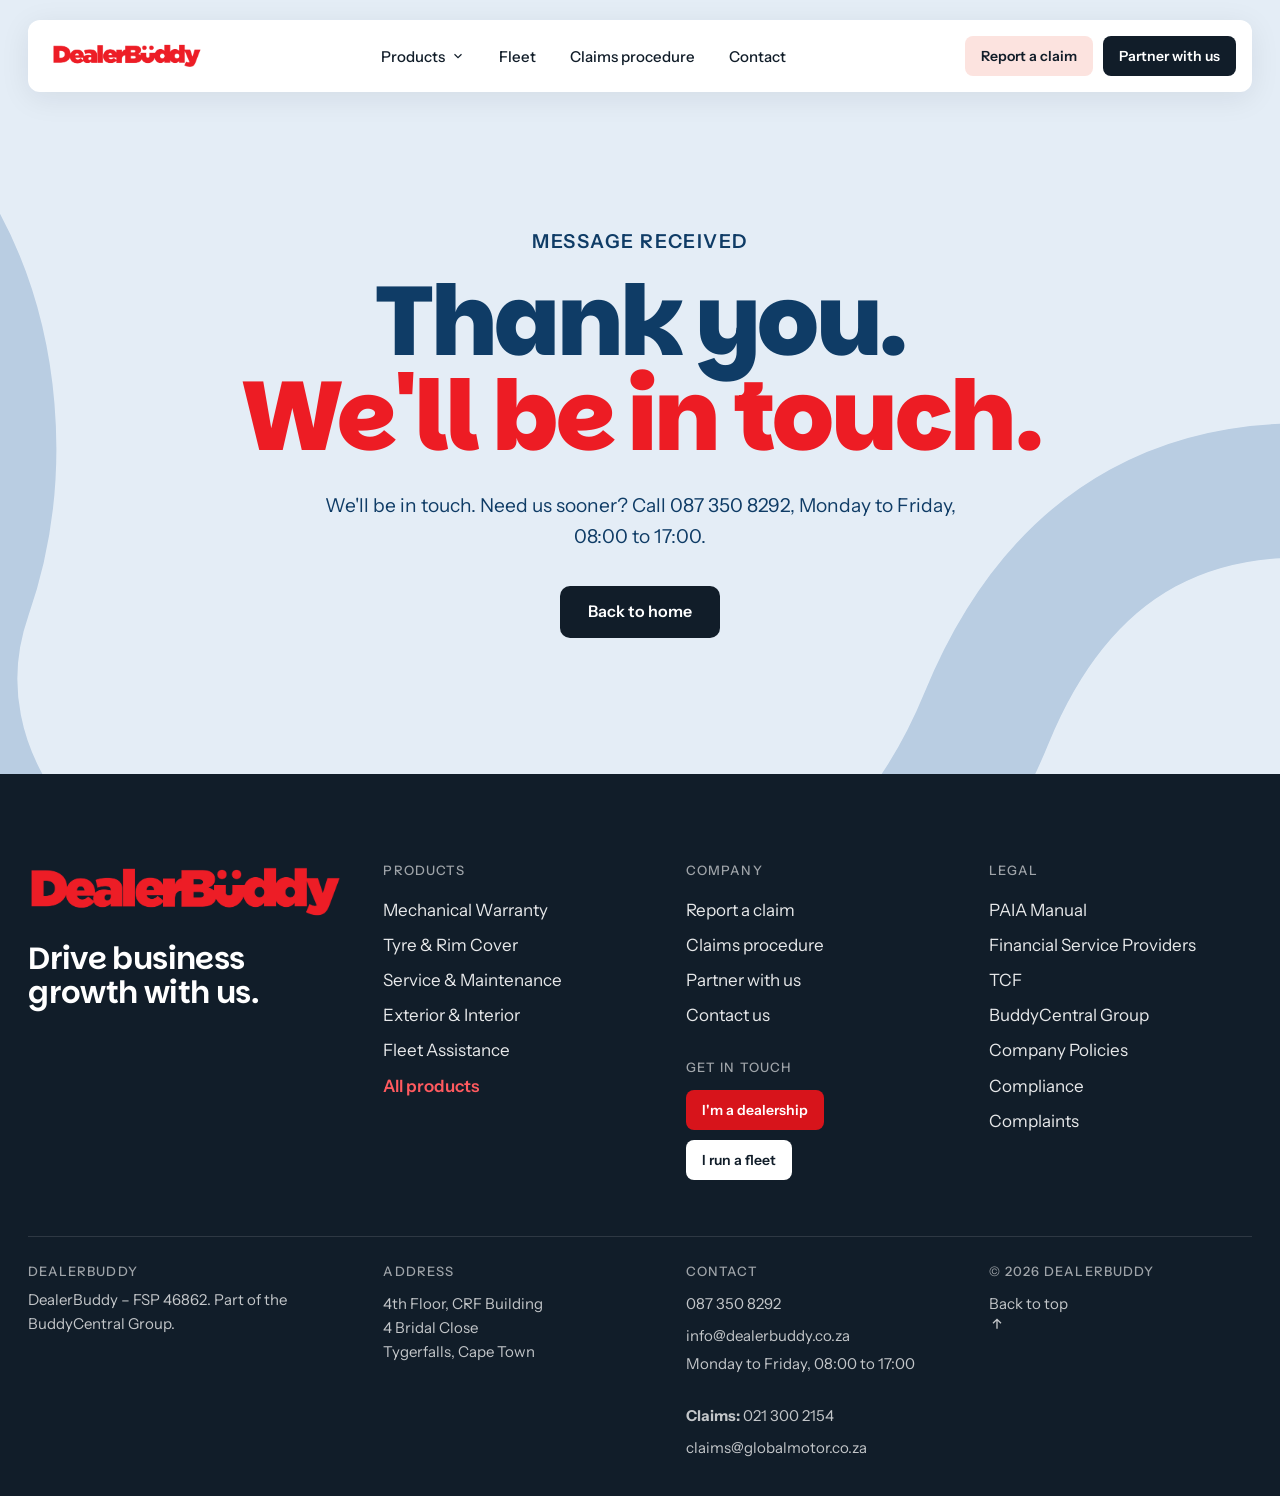
<file: public/thank-you.html>
<!doctype html>
<html lang="en-ZA">
<head>
<meta charset="utf-8">
<meta name="viewport" content="width=device-width, initial-scale=1, viewport-fit=cover">
<title>Thank you · DealerBuddy</title>
<meta name="description" content="Thank you for contacting DealerBuddy.">
<meta name="theme-color" content="#111D29">
<meta property="og:title" content="Thank you · DealerBuddy">
<meta property="og:description" content="Thank you for contacting DealerBuddy.">
<meta property="og:image" content="assets/img/hero-car.webp">
<link rel="icon" href="assets/img/favicon.png">
<link rel="apple-touch-icon" href="assets/img/apple-touch-icon.png">
<link rel="preconnect" href="https://fonts.googleapis.com">
<link rel="preconnect" href="https://fonts.gstatic.com" crossorigin>
<link rel="stylesheet" href="https://fonts.googleapis.com/css2?family=Instrument+Sans:wght@400;500;600;700&family=Parkinsans:wght@400;500;600;700;800&display=swap">
<link rel="stylesheet" href="site.css">
<script>/* hide what site.js reveals; show everything after 3s if it never runs */(function(d){d.classList.add('js');setTimeout(function(){if(!window.DB_OK)d.classList.remove('js')},3000)})(document.documentElement)</script>
</head>
<body data-page="thank-you">
<a class="skip" href="#main">Skip to content</a>
<header class="hdr">
  <a href="index.html" class="logo" aria-label="DealerBuddy home"><img src="assets/img/logo.webp" alt="DealerBuddy" width="1707" height="306"></a>
  <nav class="nav" aria-label="Main">
    <ul>
      <li class="dd"><button type="button" aria-expanded="false" aria-controls="dd-products">Products <svg viewBox="0 0 24 24" fill="none" stroke="currentColor" stroke-width="2" aria-hidden="true"><path d="m6 9 6 6 6-6"/></svg></button>
        <div class="dd-panel" id="dd-products"><a href="mechanical-warranty.html"><img src="assets/icons/warranty.webp" alt="" width="36" height="36">Vehicle Mechanical Warranty</a><a href="tyre-and-rim-cover.html"><img src="assets/icons/tyre.webp" alt="" width="36" height="36">Tyre and Rim Cover</a><a href="service-maintenance-plans.html"><img src="assets/icons/service.webp" alt="" width="36" height="36">Service &amp; Maintenance Plans</a><a href="exterior-interior-maintenance.html"><img src="assets/icons/interior.webp" alt="" width="36" height="36">Exterior &amp; Interior Maintenance</a><a href="fleet.html"><img src="assets/icons/fleet.webp" alt="" width="36" height="36">Fleet Assistance</a><a href="products.html" class="all">All products</a></div></li>
      <li><a href="fleet.html">Fleet</a></li>
      <li><a href="claims.html">Claims procedure</a></li>
      <li><a href="contact.html">Contact</a></li>
    </ul>
  </nav>
  <div class="hdr-cta">
    <a class="btn btn-sm btn-blush hide-m" href="claims.html">Report a claim</a>
    <a class="btn btn-sm btn-ink" href="partner.html">Partner with us</a>
    <button class="menu-btn" id="menu-btn" type="button" aria-expanded="false" aria-controls="mnav"><svg viewBox="0 0 24 24" fill="none" stroke="currentColor" stroke-width="2" aria-hidden="true"><path d="M4 8h16M4 16h16"/></svg><span class="sr">Open menu</span></button>
  </div>
</header>
<div class="mnav" id="mnav">
  <ul>
    <li><a href="products.html">Products</a><ul class="sub"><li><a href="mechanical-warranty.html">Vehicle Mechanical Warranty</a></li><li><a href="tyre-and-rim-cover.html">Tyre and Rim Cover</a></li><li><a href="service-maintenance-plans.html">Service &amp; Maintenance Plans</a></li><li><a href="exterior-interior-maintenance.html">Exterior &amp; Interior Maintenance</a></li><li><a href="fleet.html">Fleet Assistance</a></li></ul></li>
    <li><a href="claims.html">Claims procedure</a></li>
    <li><a href="partner.html">Partner with us</a></li>
    <li><a href="contact.html">Contact</a></li>
    <li><a href="legal.html">Legal &amp; compliance</a></li>
  </ul>
  <div class="btns"><a class="btn btn-red" href="tel:+27213002154">Report a claim: 021 300 2154</a><a class="btn btn-light" href="tel:+27873508292">Call 087 350 8292</a></div>
</div>
<main id="main">

<section class="phero t-ice" aria-labelledby="page-title">
  <svg class="ribbon draw " viewBox="0 0 1440 900" preserveAspectRatio="xMidYMid slice" aria-hidden="true"><path d="M-120 170 C 140 120, 270 420, 190 650 C 130 820, 260 1020, 560 1050 C 900 1080, 1090 990, 1180 770 C 1250 600, 1380 520, 1580 560" stroke="#B9CDE2" stroke-width="130" pathLength="1"/></svg>
  <div><p class="kicker">Message received</p><h1 id="page-title" class="d-xxl"><span>Thank you.</span><span>We'll be in touch.</span></h1>
  <p>We'll be in touch. Need us sooner? Call 087 350 8292, Monday to Friday, 08:00 to 17:00.</p><a class="btn btn-ink" href="index.html">Back to home</a></div>
</section></main>
<footer class="ftr">
  <div class="wrap">
    <div class="ftr-in">
      <div class="ftr-brand"><img src="assets/img/logo.webp" alt="DealerBuddy" width="1707" height="306" loading="lazy"><p>Drive business<br>growth with us.</p></div>
      <div><h3>Products</h3><ul><li><a href="mechanical-warranty.html">Mechanical Warranty</a></li><li><a href="tyre-and-rim-cover.html">Tyre &amp; Rim Cover</a></li><li><a href="service-maintenance-plans.html">Service &amp; Maintenance</a></li><li><a href="exterior-interior-maintenance.html">Exterior &amp; Interior</a></li><li><a href="fleet.html">Fleet Assistance</a></li><li><a class="hl" href="products.html">All products</a></li></ul></div>
      <div><h3>Company</h3><ul><li><a href="claims.html">Report a claim</a></li><li><a href="claims.html">Claims procedure</a></li><li><a href="partner.html">Partner with us</a></li><li><a href="contact.html">Contact us</a></li></ul>
        <h3 style="margin-top:28px">Get in touch</h3><div class="gi"><a class="btn btn-sm btn-red" href="partner.html">I'm a dealership</a><a class="btn btn-sm btn-light" href="fleet.html">I run a fleet</a></div></div>
      <div><h3>Legal</h3><ul><li><a href="legal.html#paia">PAIA Manual</a></li><li><a href="legal.html#fsp">Financial Service Providers</a></li><li><a href="legal.html#tcf">TCF</a></li><li><a href="legal.html#group">BuddyCentral Group</a></li><li><a href="legal.html#policies">Company Policies</a></li><li><a href="legal.html#compliance">Compliance</a></li><li><a href="legal.html#complaints">Complaints</a></li></ul></div>
    </div>
    <div class="ftr-bot">
      <div><h3>DealerBuddy</h3>DealerBuddy – FSP 46862. Part of the BuddyCentral Group.</div>
      <div><h3>Address</h3><a href="https://www.google.com/maps/search/?api=1&query=CRF%20Building%204%20Bridal%20Close%20Tygerfalls%20Cape%20Town" target="_blank" rel="noopener">4th Floor, CRF Building<br>4 Bridal Close<br>Tygerfalls, Cape Town</a></div>
      <div><h3>Contact</h3><a href="tel:+27873508292">087 350 8292</a><br><a href="mailto:info@dealerbuddy.co.za">info@dealerbuddy.co.za</a><br>Monday to Friday, 08:00 to 17:00<br><br><b>Claims:</b> <a href="tel:+27213002154">021 300 2154</a><br><a href="mailto:claims@globalmotor.co.za">claims@globalmotor.co.za</a></div>
      <div><h3>&copy; <span data-year>2026</span> DealerBuddy</h3><a class="to-top" href="#main">Back to top <svg width="16" height="16" viewBox="0 0 24 24" fill="none" stroke="currentColor" stroke-width="2" aria-hidden="true"><path d="M12 19V5M6 11l6-6 6 6"/></svg></a></div>
    </div>
  </div>
</footer>
<script src="site.js" defer></script>
</body>
</html>
</file>
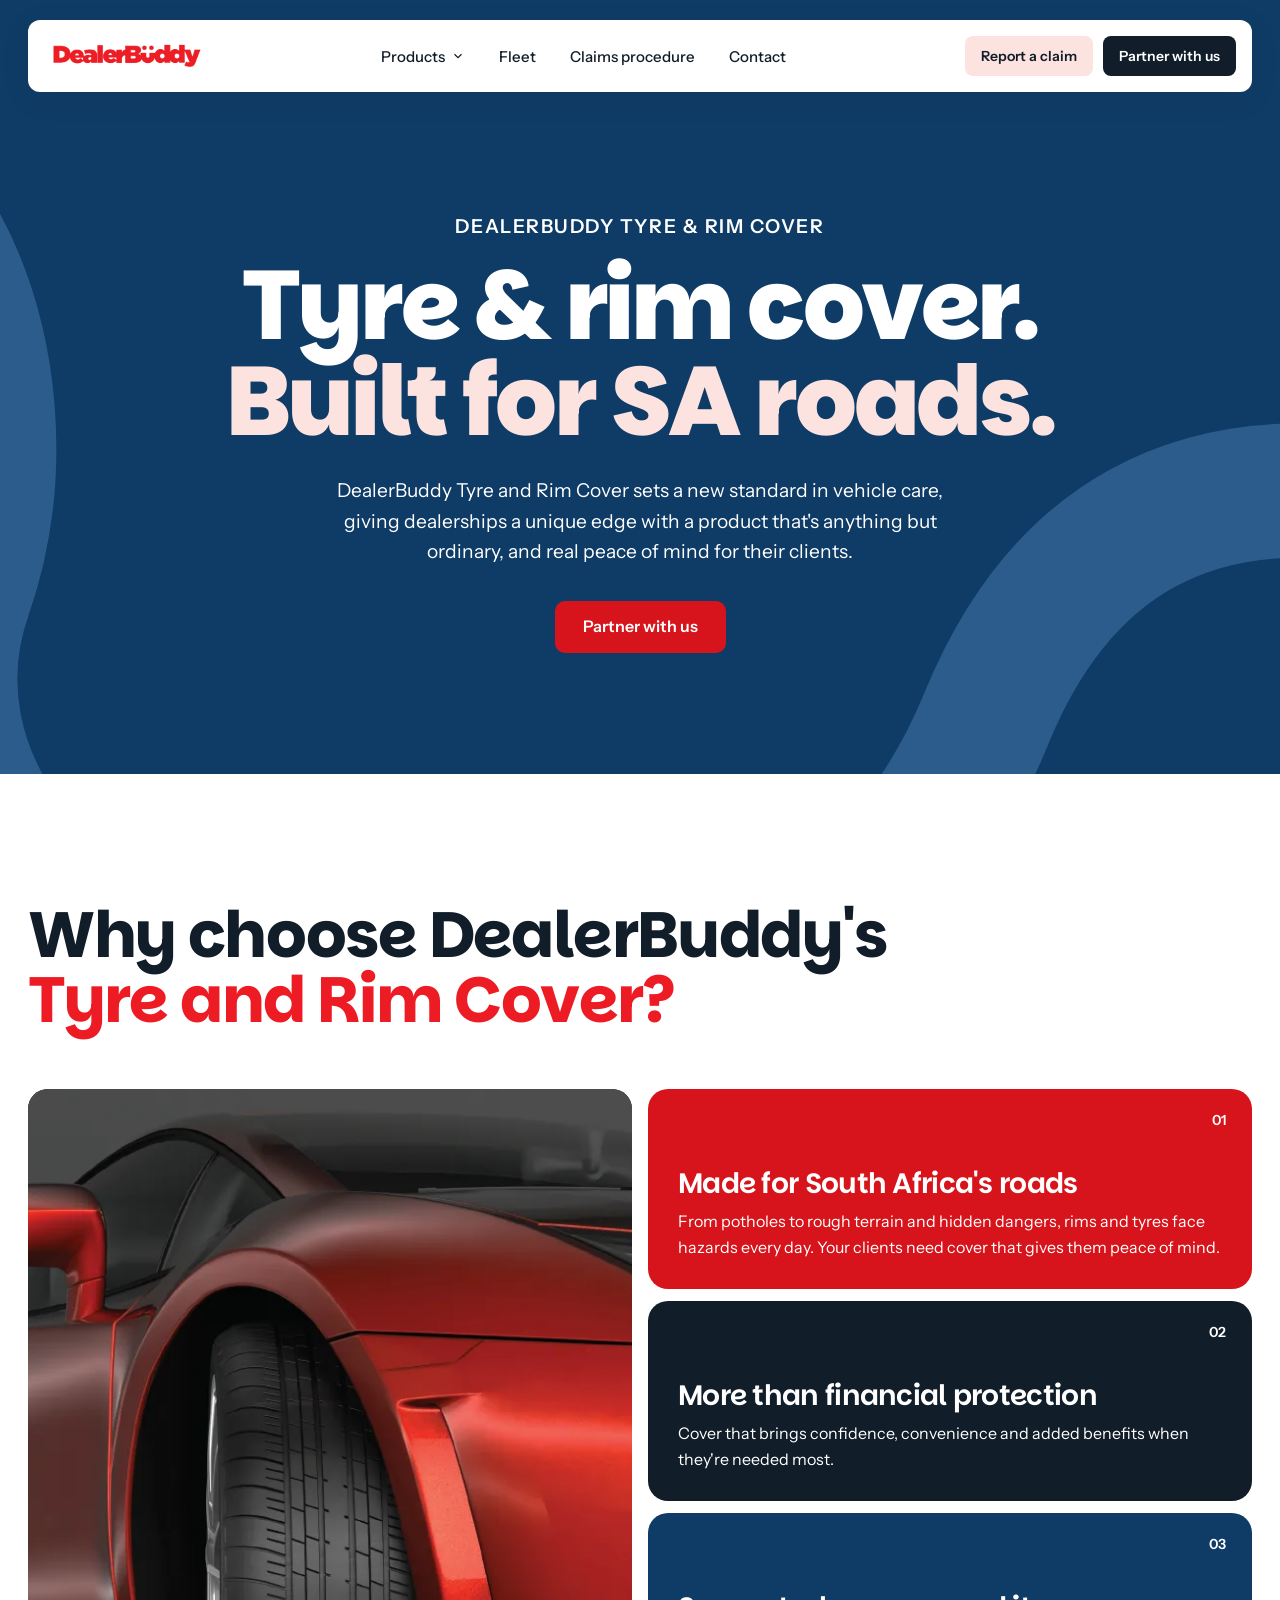
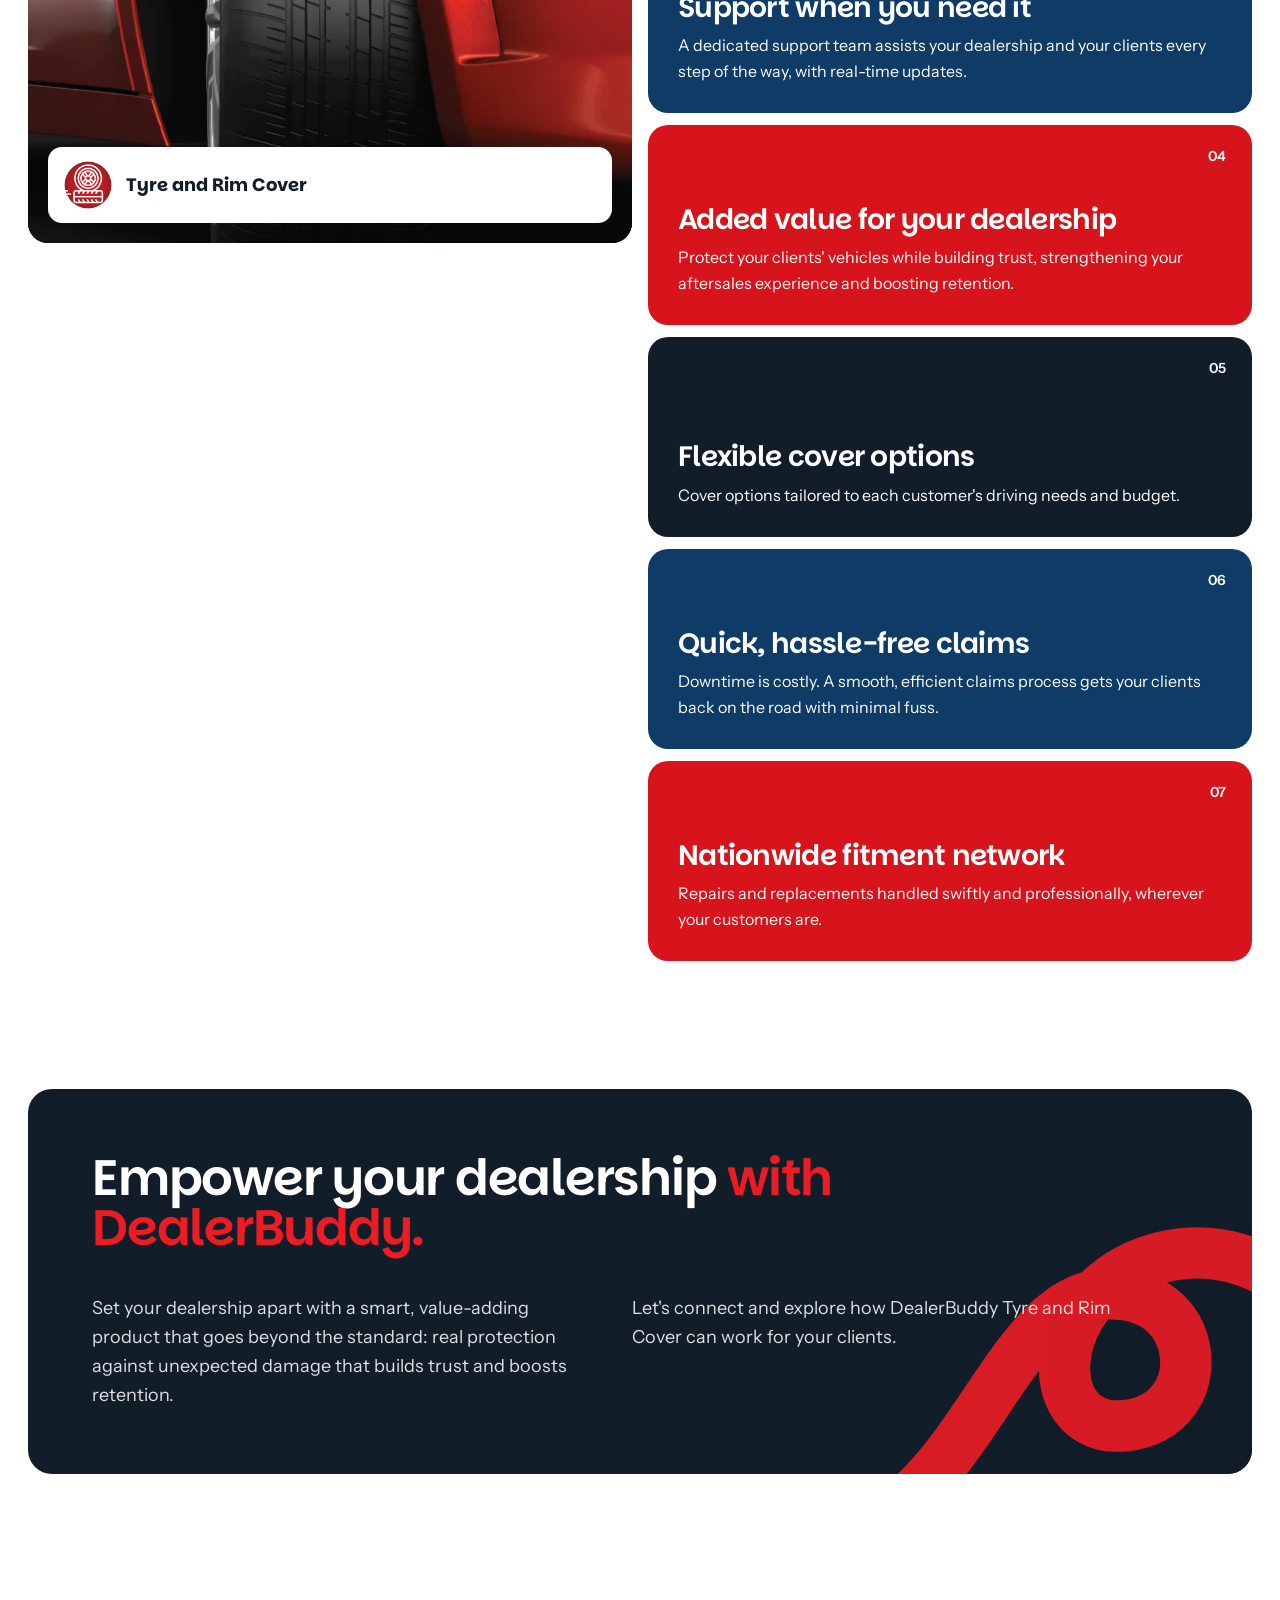
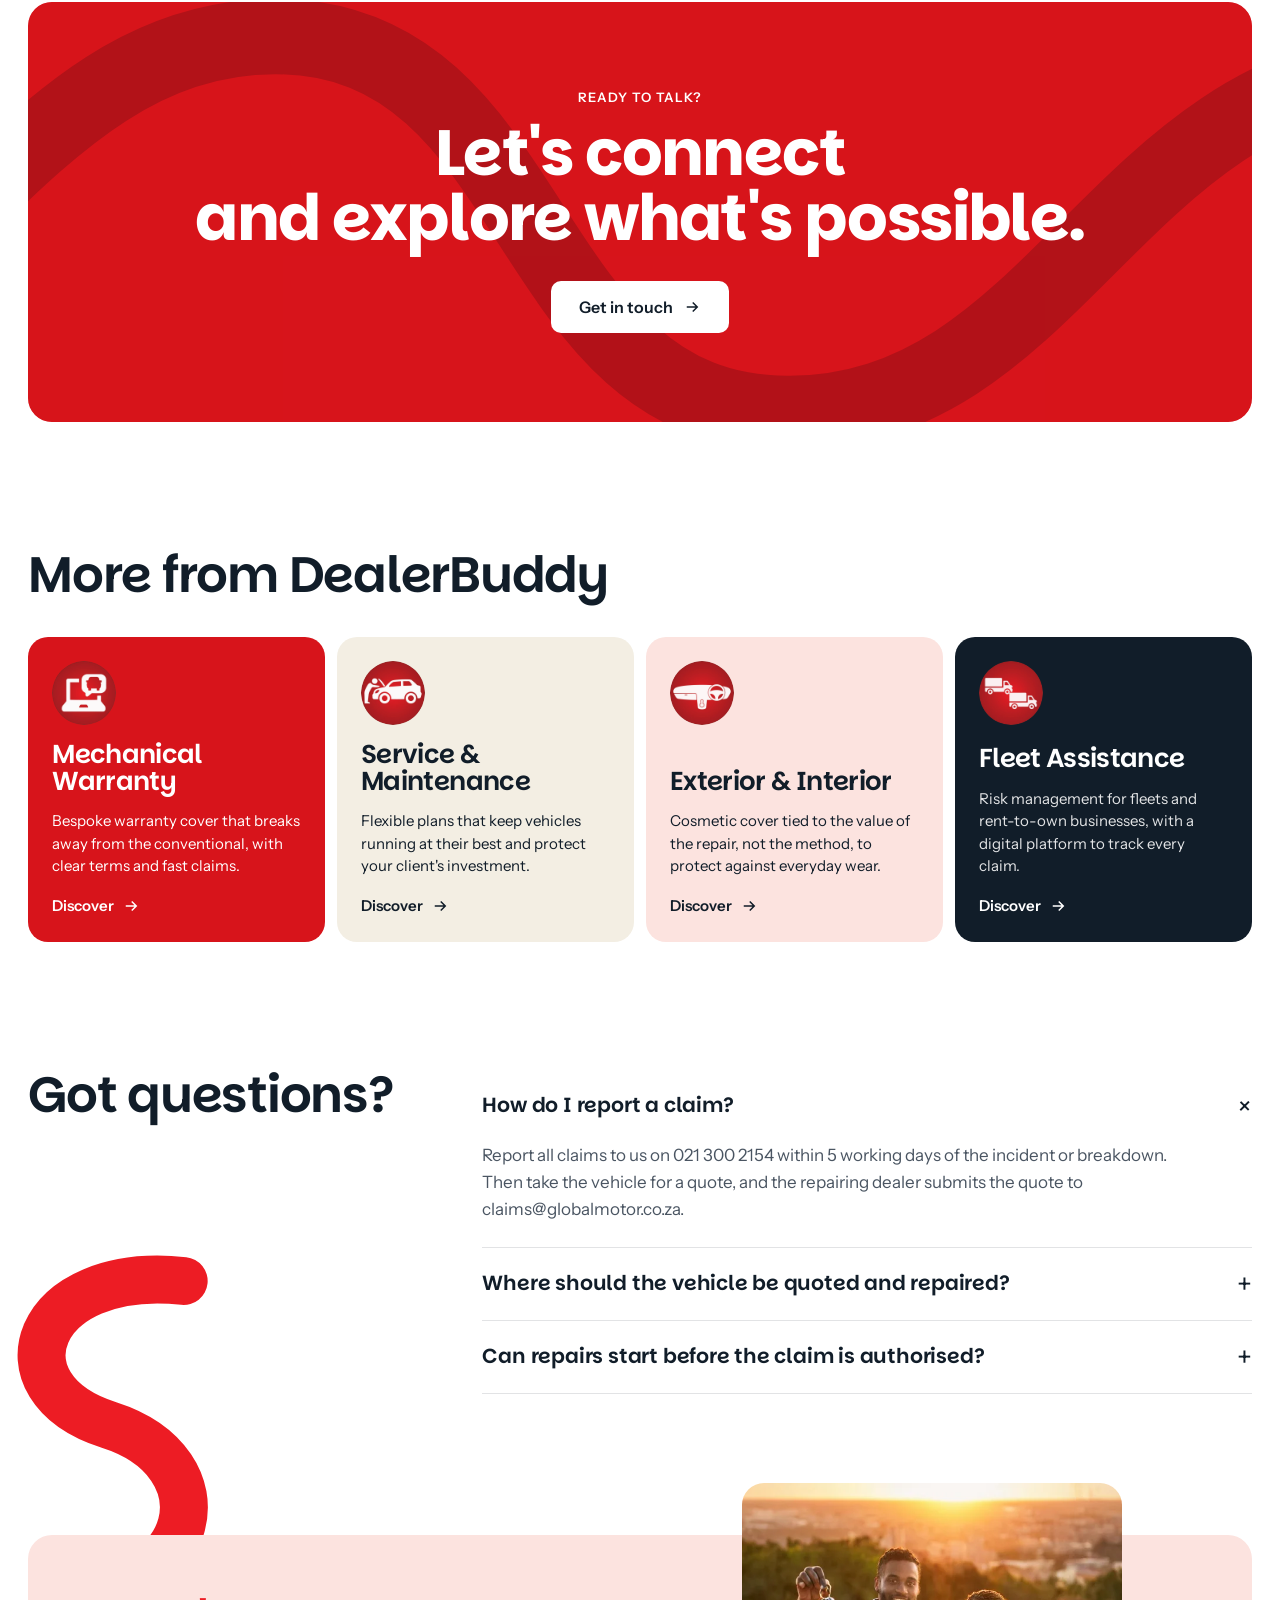
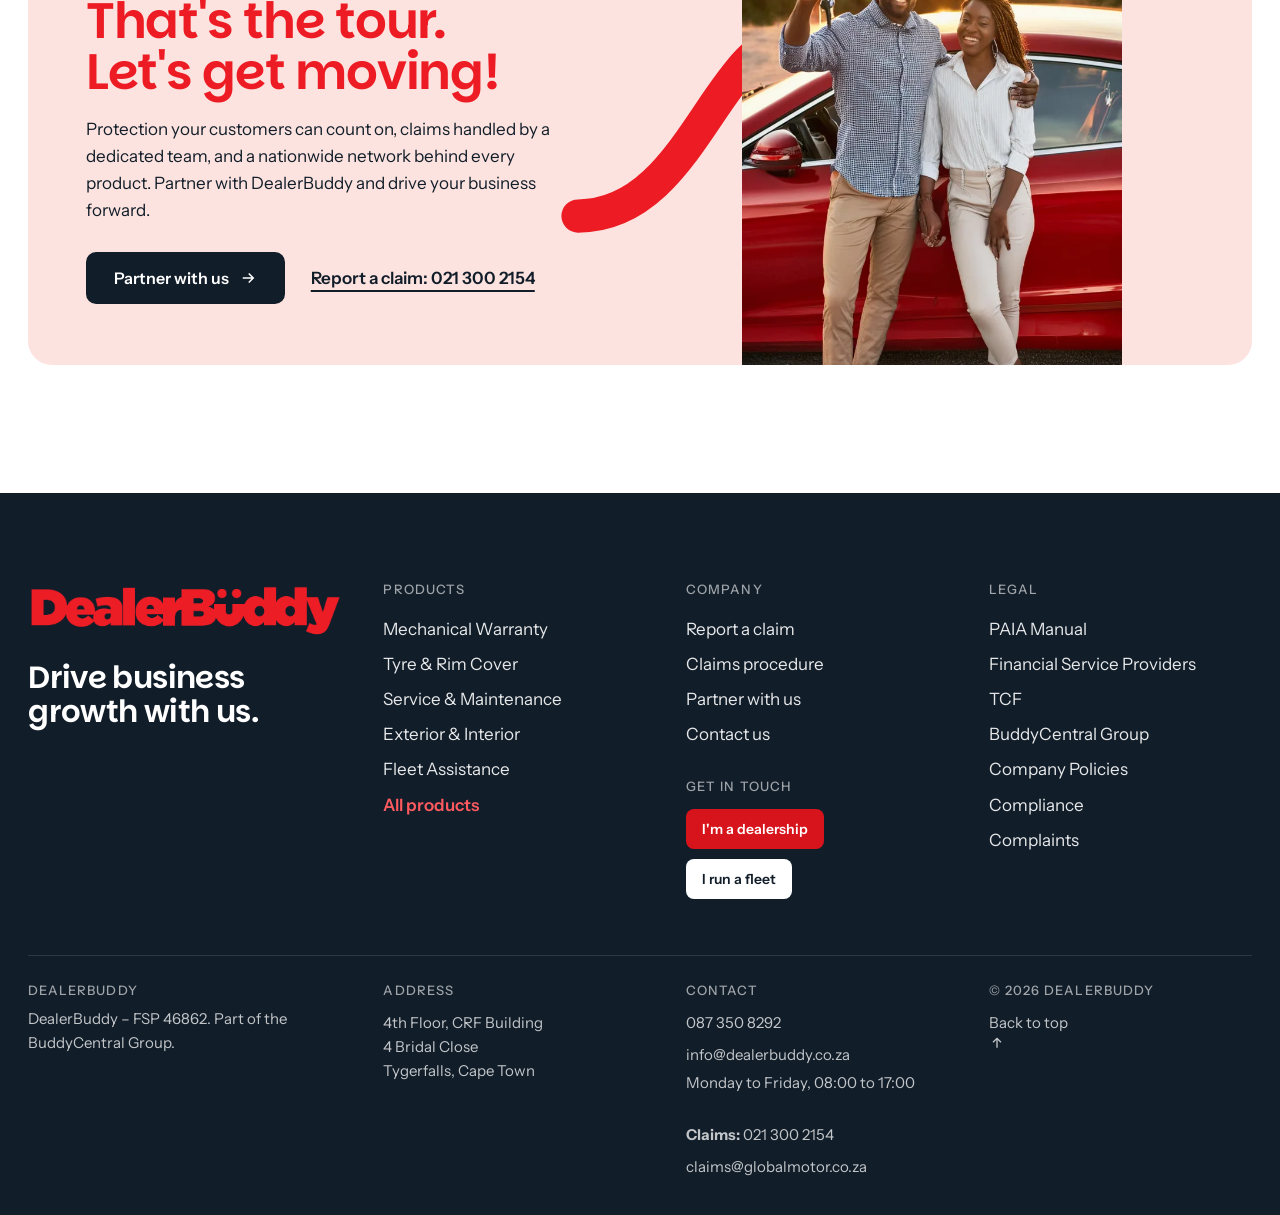
<file: public/tyre-and-rim-cover.html>
<!doctype html>
<html lang="en-ZA">
<head>
<meta charset="utf-8">
<meta name="viewport" content="width=device-width, initial-scale=1, viewport-fit=cover">
<title>Tyre and Rim Cover · DealerBuddy</title>
<meta name="description" content="DealerBuddy Tyre and Rim Cover sets a new standard in vehicle care, giving dealerships a unique edge with a product that&#x27;s anything but ordinary, and real ">
<meta name="theme-color" content="#111D29">
<meta property="og:title" content="Tyre and Rim Cover · DealerBuddy">
<meta property="og:description" content="DealerBuddy Tyre and Rim Cover sets a new standard in vehicle care, giving dealerships a unique edge with a product that&#x27;s anything but ordinary, and real ">
<meta property="og:image" content="assets/img/hero-car.webp">
<link rel="icon" href="assets/img/favicon.png">
<link rel="apple-touch-icon" href="assets/img/apple-touch-icon.png">
<link rel="preconnect" href="https://fonts.googleapis.com">
<link rel="preconnect" href="https://fonts.gstatic.com" crossorigin>
<link rel="stylesheet" href="https://fonts.googleapis.com/css2?family=Instrument+Sans:wght@400;500;600;700&family=Parkinsans:wght@400;500;600;700;800&display=swap">
<link rel="stylesheet" href="site.css">
<script>/* hide what site.js reveals; show everything after 3s if it never runs */(function(d){d.classList.add('js');setTimeout(function(){if(!window.DB_OK)d.classList.remove('js')},3000)})(document.documentElement)</script>
</head>
<body data-page="tyre-and-rim-cover">
<a class="skip" href="#main">Skip to content</a>
<header class="hdr">
  <a href="index.html" class="logo" aria-label="DealerBuddy home"><img src="assets/img/logo.webp" alt="DealerBuddy" width="1707" height="306"></a>
  <nav class="nav" aria-label="Main">
    <ul>
      <li class="dd"><button type="button" aria-expanded="false" aria-controls="dd-products">Products <svg viewBox="0 0 24 24" fill="none" stroke="currentColor" stroke-width="2" aria-hidden="true"><path d="m6 9 6 6 6-6"/></svg></button>
        <div class="dd-panel" id="dd-products"><a href="mechanical-warranty.html"><img src="assets/icons/warranty.webp" alt="" width="36" height="36">Vehicle Mechanical Warranty</a><a href="tyre-and-rim-cover.html" aria-current="page"><img src="assets/icons/tyre.webp" alt="" width="36" height="36">Tyre and Rim Cover</a><a href="service-maintenance-plans.html"><img src="assets/icons/service.webp" alt="" width="36" height="36">Service &amp; Maintenance Plans</a><a href="exterior-interior-maintenance.html"><img src="assets/icons/interior.webp" alt="" width="36" height="36">Exterior &amp; Interior Maintenance</a><a href="fleet.html"><img src="assets/icons/fleet.webp" alt="" width="36" height="36">Fleet Assistance</a><a href="products.html" class="all">All products</a></div></li>
      <li><a href="fleet.html">Fleet</a></li>
      <li><a href="claims.html">Claims procedure</a></li>
      <li><a href="contact.html">Contact</a></li>
    </ul>
  </nav>
  <div class="hdr-cta">
    <a class="btn btn-sm btn-blush hide-m" href="claims.html">Report a claim</a>
    <a class="btn btn-sm btn-ink" href="partner.html">Partner with us</a>
    <button class="menu-btn" id="menu-btn" type="button" aria-expanded="false" aria-controls="mnav"><svg viewBox="0 0 24 24" fill="none" stroke="currentColor" stroke-width="2" aria-hidden="true"><path d="M4 8h16M4 16h16"/></svg><span class="sr">Open menu</span></button>
  </div>
</header>
<div class="mnav" id="mnav">
  <ul>
    <li><a href="products.html">Products</a><ul class="sub"><li><a href="mechanical-warranty.html">Vehicle Mechanical Warranty</a></li><li><a href="tyre-and-rim-cover.html">Tyre and Rim Cover</a></li><li><a href="service-maintenance-plans.html">Service &amp; Maintenance Plans</a></li><li><a href="exterior-interior-maintenance.html">Exterior &amp; Interior Maintenance</a></li><li><a href="fleet.html">Fleet Assistance</a></li></ul></li>
    <li><a href="claims.html">Claims procedure</a></li>
    <li><a href="partner.html">Partner with us</a></li>
    <li><a href="contact.html">Contact</a></li>
    <li><a href="legal.html">Legal &amp; compliance</a></li>
  </ul>
  <div class="btns"><a class="btn btn-red" href="tel:+27213002154">Report a claim: 021 300 2154</a><a class="btn btn-light" href="tel:+27873508292">Call 087 350 8292</a></div>
</div>
<main id="main">

<section class="phero t-blue" aria-labelledby="page-title">
  <svg class="ribbon draw " viewBox="0 0 1440 900" preserveAspectRatio="xMidYMid slice" aria-hidden="true"><path d="M-120 170 C 140 120, 270 420, 190 650 C 130 820, 260 1020, 560 1050 C 900 1080, 1090 990, 1180 770 C 1250 600, 1380 520, 1580 560" stroke="#2B5C8C" stroke-width="130" pathLength="1"/></svg>
  <div>
    <p class="kicker">DealerBuddy Tyre &amp; Rim Cover</p>
    <h1 id="page-title" class="d-xxl"><span>Tyre &amp; rim cover.</span><span>Built for SA roads.</span></h1>
    <p>DealerBuddy Tyre and Rim Cover sets a new standard in vehicle care, giving dealerships a unique edge with a product that&#x27;s anything but ordinary, and real peace of mind for their clients.</p>
    <a class="btn btn-red" href="partner.html">Partner with us</a>
  </div>
</section>

<section class="why" aria-labelledby="why-title">
  <div class="wrap why-in">
    <h2 id="why-title" class="d-l" data-r>Why choose DealerBuddy's <em>Tyre and Rim Cover?</em></h2>
    <div class="why-media" data-r="scale">
      <img src="assets/img/hero-car.webp" alt="" width="646" height="950" loading="lazy" style="object-position:62% 50%">
      <div class="badge"><img src="assets/icons/tyre.webp" alt="" width="48" height="48"><b>Tyre and Rim Cover</b></div>
    </div>
    <div class="why-list"><article class="wc v0" data-r style="top:110px"><span class="num">01</span><h3>Made for South Africa&#x27;s roads</h3><p>From potholes to rough terrain and hidden dangers, rims and tyres face hazards every day. Your clients need cover that gives them peace of mind.</p></article><article class="wc v1" data-r style="top:128px"><span class="num">02</span><h3>More than financial protection</h3><p>Cover that brings confidence, convenience and added benefits when they&#x27;re needed most.</p></article><article class="wc v2" data-r style="top:146px"><span class="num">03</span><h3>Support when you need it</h3><p>A dedicated support team assists your dealership and your clients every step of the way, with real-time updates.</p></article><article class="wc v0" data-r style="top:164px"><span class="num">04</span><h3>Added value for your dealership</h3><p>Protect your clients&#x27; vehicles while building trust, strengthening your aftersales experience and boosting retention.</p></article><article class="wc v1" data-r style="top:182px"><span class="num">05</span><h3>Flexible cover options</h3><p>Cover options tailored to each customer&#x27;s driving needs and budget.</p></article><article class="wc v2" data-r style="top:200px"><span class="num">06</span><h3>Quick, hassle-free claims</h3><p>Downtime is costly. A smooth, efficient claims process gets your clients back on the road with minimal fuss.</p></article><article class="wc v0" data-r style="top:218px"><span class="num">07</span><h3>Nationwide fitment network</h3><p>Repairs and replacements handled swiftly and professionally, wherever your customers are.</p></article></div>
  </div>
</section>

<section class="explain" aria-labelledby="ex-title">
  <div class="wrap">
    <div class="ex" data-r>
      <svg class="ribbon draw " viewBox="0 0 800 600" preserveAspectRatio="xMidYMid slice" aria-hidden="true"><path d="M-40 520 C 200 520, 250 150, 420 140 C 570 130, 590 330, 450 345 C 310 360, 320 120, 520 80 C 680 50, 760 200, 860 160" stroke="#ED1C24" stroke-width="80" pathLength="1"/></svg>
      <h2 id="ex-title" class="d-m">Empower your dealership <span>with DealerBuddy.</span></h2>
      <div class="ex-cols"><p>Set your dealership apart with a smart, value-adding product that goes beyond the standard: real protection against unexpected damage that builds trust and boosts retention.</p><p>Let&#x27;s connect and explore how DealerBuddy Tyre and Rim Cover can work for your clients.</p></div>
    </div>
  </div>
</section>

<section class="chat" aria-labelledby="ch-title">
  <div class="wrap">
    <div class="ch" data-r>
      <svg class="ribbon draw " viewBox="0 0 1200 500" preserveAspectRatio="xMidYMid slice" aria-hidden="true"><path d="M-60 380 C 160 380, 220 120, 420 120 C 620 120, 600 400, 800 400 C 1000 400, 1040 160, 1260 140" stroke="#8E1016" stroke-width="56" pathLength="1"/></svg>
      <p class="kicker">Ready to talk?</p>
      <h2 id="ch-title" class="d-l">Let's connect<br>and explore what's possible.</h2>
      <a class="btn btn-light" href="contact.html">Get in touch <svg viewBox="0 0 24 24" fill="none" stroke="currentColor" stroke-width="2" aria-hidden="true"><path d="M5 12h14M13 6l6 6-6 6"/></svg></a>
    </div>
  </div>
</section>

<section class="others" aria-labelledby="oth-title">
  <div class="wrap">
    <h2 id="oth-title" class="d-m" data-r>More from DealerBuddy</h2>
    <div class="pgrid"><a class="pc t-red" href="mechanical-warranty.html"><img src="assets/icons/warranty.webp" alt="" width="64" height="64" loading="lazy"><h3>Mechanical Warranty</h3><p>Bespoke warranty cover that breaks away from the conventional, with clear terms and fast claims.</p><span class="go">Discover <svg viewBox="0 0 24 24" fill="none" stroke="currentColor" stroke-width="2" aria-hidden="true"><path d="M5 12h14M13 6l6 6-6 6"/></svg></span></a><a class="pc t-cream" href="service-maintenance-plans.html"><img src="assets/icons/service.webp" alt="" width="64" height="64" loading="lazy"><h3>Service &amp; Maintenance</h3><p>Flexible plans that keep vehicles running at their best and protect your client&#x27;s investment.</p><span class="go">Discover <svg viewBox="0 0 24 24" fill="none" stroke="currentColor" stroke-width="2" aria-hidden="true"><path d="M5 12h14M13 6l6 6-6 6"/></svg></span></a><a class="pc t-blush" href="exterior-interior-maintenance.html"><img src="assets/icons/interior.webp" alt="" width="64" height="64" loading="lazy"><h3>Exterior &amp; Interior</h3><p>Cosmetic cover tied to the value of the repair, not the method, to protect against everyday wear.</p><span class="go">Discover <svg viewBox="0 0 24 24" fill="none" stroke="currentColor" stroke-width="2" aria-hidden="true"><path d="M5 12h14M13 6l6 6-6 6"/></svg></span></a><a class="pc t-navy" href="fleet.html"><img src="assets/icons/fleet.webp" alt="" width="64" height="64" loading="lazy"><h3>Fleet Assistance</h3><p>Risk management for fleets and rent-to-own businesses, with a digital platform to track every claim.</p><span class="go">Discover <svg viewBox="0 0 24 24" fill="none" stroke="currentColor" stroke-width="2" aria-hidden="true"><path d="M5 12h14M13 6l6 6-6 6"/></svg></span></a></div>
  </div>
</section>

<section class="faq" aria-labelledby="faq-title">
  <svg class="ribbon draw " viewBox="0 0 600 700" preserveAspectRatio="xMidYMid slice" aria-hidden="true"><path d="M440 60 C 160 30, 80 260, 300 330 C 520 400, 480 650, 190 650" stroke="#ED1C24" stroke-width="90" pathLength="1"/></svg>
  <div class="wrap faq-in">
    <h2 id="faq-title" class="d-m" data-r>Got questions?</h2>
    <div data-r><details class="qa" open><summary>How do I report a claim?</summary><div class="a"><p>Report all claims to us on 021 300 2154 within 5 working days of the incident or breakdown. Then take the vehicle for a quote, and the repairing dealer submits the quote to claims@globalmotor.co.za.</p></div></details><details class="qa"><summary>Where should the vehicle be quoted and repaired?</summary><div class="a"><p>If the vehicle is still under the Original Manufacturer Warranty, at a manufacturer-appointed franchised dealer. In all other cases, at an RMI (Retail Motor Industry) registered facility. Unsure? Our claims department can guide you.</p></div></details><details class="qa"><summary>Can repairs start before the claim is authorised?</summary><div class="a"><p>No. Repairs cannot begin until the claims department has provided authorisation. Claims will not be considered if repairs have already started before authorisation was received.</p></div></details></div>
  </div>
</section>
<section class="wrapup" aria-labelledby="wu-title">
  <div class="wrap">
    <div class="wu" data-r>
      <div>
        <h2 id="wu-title" class="d-m">That's the tour.<br>Let's get moving!</h2>
        <p>Protection your customers can count on, claims handled by a dedicated team, and a nationwide network behind every product. Partner with DealerBuddy and drive your business forward.</p>
        <div class="wu-btns"><a class="btn btn-ink" href="partner.html">Partner with us <svg viewBox="0 0 24 24" fill="none" stroke="currentColor" stroke-width="2" aria-hidden="true"><path d="M5 12h14M13 6l6 6-6 6"/></svg></a><a class="link-u" href="tel:+27213002154">Report a claim: 021 300 2154</a></div>
      </div>
      <div class="wu-photo">
        <svg class="ribbon draw " viewBox="0 0 800 600" preserveAspectRatio="xMidYMid slice" aria-hidden="true"><path d="M-40 520 C 200 520, 250 150, 420 140 C 570 130, 590 330, 450 345 C 310 360, 320 120, 520 80 C 680 50, 760 200, 860 160" stroke="#ED1C24" stroke-width="70" pathLength="1"/></svg>
        <img src="assets/img/home-image.webp" alt="A couple with the keys to their new car" width="646" height="950" loading="lazy">
      </div>
    </div>
  </div>
</section></main>
<footer class="ftr">
  <div class="wrap">
    <div class="ftr-in">
      <div class="ftr-brand"><img src="assets/img/logo.webp" alt="DealerBuddy" width="1707" height="306" loading="lazy"><p>Drive business<br>growth with us.</p></div>
      <div><h3>Products</h3><ul><li><a href="mechanical-warranty.html">Mechanical Warranty</a></li><li><a href="tyre-and-rim-cover.html">Tyre &amp; Rim Cover</a></li><li><a href="service-maintenance-plans.html">Service &amp; Maintenance</a></li><li><a href="exterior-interior-maintenance.html">Exterior &amp; Interior</a></li><li><a href="fleet.html">Fleet Assistance</a></li><li><a class="hl" href="products.html">All products</a></li></ul></div>
      <div><h3>Company</h3><ul><li><a href="claims.html">Report a claim</a></li><li><a href="claims.html">Claims procedure</a></li><li><a href="partner.html">Partner with us</a></li><li><a href="contact.html">Contact us</a></li></ul>
        <h3 style="margin-top:28px">Get in touch</h3><div class="gi"><a class="btn btn-sm btn-red" href="partner.html">I'm a dealership</a><a class="btn btn-sm btn-light" href="fleet.html">I run a fleet</a></div></div>
      <div><h3>Legal</h3><ul><li><a href="legal.html#paia">PAIA Manual</a></li><li><a href="legal.html#fsp">Financial Service Providers</a></li><li><a href="legal.html#tcf">TCF</a></li><li><a href="legal.html#group">BuddyCentral Group</a></li><li><a href="legal.html#policies">Company Policies</a></li><li><a href="legal.html#compliance">Compliance</a></li><li><a href="legal.html#complaints">Complaints</a></li></ul></div>
    </div>
    <div class="ftr-bot">
      <div><h3>DealerBuddy</h3>DealerBuddy – FSP 46862. Part of the BuddyCentral Group.</div>
      <div><h3>Address</h3><a href="https://www.google.com/maps/search/?api=1&query=CRF%20Building%204%20Bridal%20Close%20Tygerfalls%20Cape%20Town" target="_blank" rel="noopener">4th Floor, CRF Building<br>4 Bridal Close<br>Tygerfalls, Cape Town</a></div>
      <div><h3>Contact</h3><a href="tel:+27873508292">087 350 8292</a><br><a href="mailto:info@dealerbuddy.co.za">info@dealerbuddy.co.za</a><br>Monday to Friday, 08:00 to 17:00<br><br><b>Claims:</b> <a href="tel:+27213002154">021 300 2154</a><br><a href="mailto:claims@globalmotor.co.za">claims@globalmotor.co.za</a></div>
      <div><h3>&copy; <span data-year>2026</span> DealerBuddy</h3><a class="to-top" href="#main">Back to top <svg width="16" height="16" viewBox="0 0 24 24" fill="none" stroke="currentColor" stroke-width="2" aria-hidden="true"><path d="M12 19V5M6 11l6-6 6 6"/></svg></a></div>
    </div>
  </div>
</footer>
<script src="site.js" defer></script>
</body>
</html>
</file>
<file: public/site.css>
/* DealerBuddy: layout, type and motion modelled on beetogreen.com, in DealerBuddy's colours.
   Display: Parkinsans (rounded, heavy, tight). Text: Instrument Sans. Ribbons are SVG strokes. */
:root{
  --ink:#111D29;        /* DealerBuddy navy: text, dark sections */
  --ink-2:#0A121A;
  --red:#ED1C24;        /* DealerBuddy red: logo, display type, ribbons (large sizes only) */
  --red-btn:#D7141B;    /* buttons with white text (5.2:1) */
  --red-text:#C8141B;   /* small red text on light backgrounds */
  --red-soft:#FF5A5F;   /* small red text on navy (5.6:1) */
  --blue:#0F3C66;
  --cream:#FBF8F1;
  --sand:#F3EEE3;
  --blush:#FCE3DF;
  --ice:#E4EDF6;
  --mint:#DDF1E6;
  --line:rgba(17,29,41,.12);
  --muted:#4A5562;
  --display:"Parkinsans",system-ui,sans-serif;
  --sans:"Instrument Sans",system-ui,-apple-system,"Segoe UI",sans-serif;
  --r:20px;
  --gut:clamp(16px,2.2vw,32px);
  --ease:cubic-bezier(.2,.7,.2,1);
}
*,*::before,*::after{box-sizing:border-box}
html{-webkit-text-size-adjust:100%;scroll-behavior:smooth}
@media (prefers-reduced-motion:reduce){html{scroll-behavior:auto}}
body{margin:0;background:#fff;color:var(--ink);font:400 17px/1.6 var(--sans);-webkit-font-smoothing:antialiased;overflow-x:clip}
img,svg{display:block;max-width:100%;height:auto}
a{color:inherit}
button,input,select,textarea{font:inherit;color:inherit}
h1,h2,h3,h4{margin:0;font-family:var(--display);font-weight:700;letter-spacing:-.025em;line-height:1.02}
p{margin:0}
.sr{position:absolute;width:1px;height:1px;overflow:hidden;clip:rect(0 0 0 0);white-space:nowrap}
.skip{position:absolute;left:-999px;top:12px;z-index:200;background:#fff;padding:10px 16px;border-radius:8px}
.skip:focus{left:12px}
:focus-visible{outline:3px solid var(--red);outline-offset:3px;border-radius:4px}
.wrap{width:min(1376px,100% - var(--gut)*2);margin-inline:auto}
.narrow{width:min(1000px,100% - var(--gut)*2);margin-inline:auto}

/* ---------- type scale ---------- */
.d-xxl{font-size:clamp(52px,7.6vw,110px);font-weight:800;letter-spacing:-.035em;line-height:.98}
.d-xl{font-size:clamp(44px,6.4vw,96px);font-weight:700;letter-spacing:-.03em}
.d-l{font-size:clamp(38px,5vw,72px)}
.d-m{font-size:clamp(34px,3.9vw,56px);font-weight:600}
.d-s{font-size:clamp(24px,2.4vw,34px);font-weight:600;line-height:1.1}
.lede{font-size:clamp(17px,1.4vw,20px);line-height:1.5}
.kicker{font:600 13px/1 var(--sans);letter-spacing:.08em;text-transform:uppercase}
.center{text-align:center}

/* ---------- buttons ---------- */
.btn{display:inline-flex;align-items:center;justify-content:center;gap:10px;white-space:nowrap;min-height:52px;padding:0 28px;border:0;border-radius:10px;font:600 16px/1 var(--sans);text-decoration:none;cursor:pointer;transition:transform .25s var(--ease),filter .2s,background .2s}
.btn:hover{transform:translateY(-2px);filter:brightness(1.06)}
.btn:active{transform:translateY(0)}
.btn-red{background:var(--red-btn);color:#fff}
.btn-ink{background:var(--ink);color:#fff}
.btn-light{background:#fff;color:var(--ink)}
.btn-blush{background:var(--blush);color:var(--ink)}
.btn-ice{background:var(--ice);color:var(--blue)}
.btn-sm{min-height:40px;padding:0 16px;font-size:14px;border-radius:8px}
.btn svg{width:18px;height:18px}
.link-u{font-weight:600;text-decoration:underline;text-decoration-thickness:2px;text-underline-offset:6px}
.link-u:hover{text-decoration-thickness:3px}

/* ---------- header: floating white bar ---------- */
.hdr{position:fixed;z-index:100;top:20px;left:var(--gut);right:var(--gut);display:flex;align-items:center;gap:24px;height:72px;padding:0 16px 0 24px;background:#fff;border-radius:12px;box-shadow:0 6px 30px rgba(17,29,41,.08)}
.hdr .logo img{width:150px}
.nav{flex:1;display:flex;justify-content:center}
.nav>ul{display:flex;gap:6px;list-style:none;margin:0;padding:0}
.nav a,.nav button{display:inline-flex;align-items:center;gap:6px;min-height:44px;padding:0 14px;border:0;background:none;border-radius:8px;font:500 15px/1 var(--sans);text-decoration:none;cursor:pointer}
.nav a:hover,.nav button:hover,.nav [aria-current="page"]{background:var(--cream)}
.nav button svg{width:14px;height:14px;transition:transform .2s}
.dd{position:relative}
.dd-panel{position:absolute;top:calc(100% + 14px);left:50%;translate:-50% 0;width:340px;padding:10px;background:#fff;border-radius:14px;box-shadow:0 20px 50px rgba(17,29,41,.16);opacity:0;visibility:hidden;transform:translateY(-6px);transition:opacity .2s,transform .2s,visibility .2s}
.dd-panel::before{content:"";position:absolute;inset:-16px 0 auto;height:16px}
.dd.open .dd-panel{opacity:1;visibility:visible;transform:none}
.dd.open>button svg{transform:rotate(180deg)}
@media (hover:hover){.dd:hover .dd-panel{opacity:1;visibility:visible;transform:none}}
.dd-panel a{display:flex;gap:12px;align-items:center;width:100%;padding:10px 12px;min-height:56px;border-radius:10px;font-size:15px}
.dd-panel img{width:36px;height:36px;border-radius:50%}
.dd-panel .all{justify-content:center;margin-top:4px;min-height:44px;background:var(--cream);font-weight:600}
.hdr-cta{display:flex;align-items:center;gap:10px}
.menu-btn{display:none;width:48px;height:48px;border:0;border-radius:10px;background:var(--cream);cursor:pointer}
.menu-btn svg{width:22px;height:22px;margin:auto}
.mnav{display:none}
@media (max-width:1100px){
  .nav,.hdr-cta .hide-m{display:none}
  .hdr{justify-content:space-between;height:64px;top:12px;padding-left:18px}
  .hdr .logo img{width:132px}
  .menu-btn{display:grid}
  .mnav{display:block;position:fixed;z-index:99;inset:0;padding:96px var(--gut) 32px;background:var(--ink);color:#fff;overflow:auto;opacity:0;visibility:hidden;transition:opacity .25s,visibility .25s}
  .mnav.open{opacity:1;visibility:visible}
  .mnav ul{list-style:none;margin:0;padding:0}
  .mnav a{display:block;padding:14px 0;border-bottom:1px solid rgba(255,255,255,.12);font:600 24px/1.2 var(--display);text-decoration:none}
  .mnav .sub a{font:500 17px/1.3 var(--sans);padding:12px 0 12px 16px;color:rgba(255,255,255,.82)}
  .mnav .btns{display:grid;gap:10px;margin-top:28px}
  html.menu-open{overflow:hidden}
}
@media (max-width:420px){.hdr-cta .btn-sm{padding:0 12px}}

/* ---------- ribbons ---------- */
.ribbon{position:absolute;z-index:-1;pointer-events:none;overflow:visible}
/* every panel that holds a ribbon is its own stacking context, so the ribbon stays behind its text */
.intro,.how-pin,.sc,.fp,.ex,.ch,.mp,.wu{isolation:isolate}
.ribbon path{fill:none;stroke-linecap:round;stroke-linejoin:round}
.js .draw path{stroke-dasharray:1;stroke-dashoffset:1}
.js .draw.in path{animation:draw 2.2s var(--ease) forwards}
@keyframes draw{to{stroke-dashoffset:0}}

/* ---------- hero ---------- */
.hero{position:relative;min-height:100svh;display:grid;place-items:center;padding:150px 0 110px;background:var(--ink);color:#fff;overflow:hidden;isolation:isolate}
.hero-bg{position:absolute;inset:0;z-index:-2}
.hero-bg img{width:100%;height:100%;object-fit:cover;object-position:70% 50%;opacity:.85;transform:scale(1.06);animation:heroZoom 14s ease-out forwards}
@keyframes heroZoom{to{transform:scale(1)}}
.hero::after{content:"";position:absolute;inset:0;z-index:-1;background:radial-gradient(70% 60% at 50% 42%,rgba(17,29,41,.62),rgba(17,29,41,.3) 70%,rgba(17,29,41,.55))}
.hero .ribbon{z-index:0}
.hero-in{position:relative;z-index:1}
.hero-kicker{margin-bottom:22px;color:#fff}
.hero .trust a{color:#fff;font-weight:600}
.hero .ribbon{inset:-8% -10%;width:120%;height:116%}
.hero-in{text-align:center;max-width:1240px;padding:0 var(--gut)}
.hero h1 span{display:block}
.hero h1 .ast{display:inline;color:var(--red);font-weight:800}
.hero .note{margin-top:34px;font-size:clamp(17px,1.5vw,21px);line-height:1.6;color:rgba(255,255,255,.9)}
.hero .actions{display:flex;flex-wrap:wrap;gap:16px 32px;justify-content:center;align-items:center;margin-top:44px}
.hero .actions .btn{min-height:60px;padding:0 32px;font-size:17px}
.hero .trust{position:absolute;left:0;right:0;bottom:28px;text-align:center;font-size:16px;color:rgba(255,255,255,.88);padding:0 var(--gut)}
.hero .trust b{color:#fff}

/* ---------- 1. intro: "Protect every sale. Made simple." ---------- */
.intro{position:relative;background:var(--ink);color:#fff;padding:clamp(80px,10vw,140px) 0 0;overflow:hidden}
.intro .ribbon{left:-12%;top:52%;width:34%}
.intro-in{position:relative;z-index:1}
.intro-copy{max-width:1000px;margin:0 auto;text-align:center}
.intro h2{color:var(--red)}
.intro p{max-width:640px;margin:28px auto 0;font-size:clamp(17px,1.5vw,20px)}
.intro .btn{margin-top:36px}
.tilt{position:absolute;right:0;top:40%;width:min(230px,100%);padding:14px 14px 22px;background:var(--red-btn);color:#fff;border-radius:14px;rotate:7deg;box-shadow:0 30px 60px rgba(0,0,0,.35)}
.tilt img{border-radius:8px;aspect-ratio:4/3;object-fit:cover;object-position:50% 20%}
.tilt b{display:block;margin-top:14px;font:800 clamp(34px,3.6vw,52px)/.95 var(--display);letter-spacing:-.03em}
.tilt span{display:block;margin-top:8px;font:600 18px/1.2 var(--display)}
.marquee{position:relative;z-index:1;margin-top:clamp(56px,7vw,96px);padding:28px 0 36px;border-top:1px solid rgba(255,255,255,.1)}
.marquee p{text-align:center;font-size:14px;color:rgba(255,255,255,.75);margin-bottom:18px}
.mq{display:flex;overflow:hidden;mask-image:linear-gradient(90deg,transparent,#000 10%,#000 90%,transparent)}
.mq-track{display:flex;flex:none;gap:56px;padding-right:56px;animation:mq 34s linear infinite}
.mq:hover .mq-track{animation-play-state:paused}
@keyframes mq{to{transform:translateX(-100%)}}
.mq-item{display:flex;align-items:center;gap:14px;white-space:nowrap;font:700 clamp(22px,2.4vw,34px)/1 var(--display);letter-spacing:-.02em}
.mq-item img{width:44px;height:44px;border-radius:50%}

/* ---------- 2. how we move you forward: scroll-driven steps ---------- */
.how{position:relative;background:var(--blue);color:#fff}
.how h2{color:#fff}
.how-pin{position:sticky;top:0;min-height:100svh;display:flex;flex-direction:column;justify-content:center;padding:120px 0 60px;overflow:hidden}
.how .ribbon{right:-6%;top:6%;width:52%;opacity:.5}
.how h2{text-align:center;max-width:760px;margin:0 auto clamp(36px,5vw,64px)}
.how-grid{position:relative;display:grid;grid-template-columns:minmax(220px,.8fr) minmax(0,1fr) minmax(0,1.1fr);gap:clamp(24px,4vw,64px);align-items:start}
.how-copy{padding-top:clamp(0px,4vw,60px)}
.how-tabs{list-style:none;margin:0;padding:0}
.how-tabs li{position:relative;padding:18px 0;border-bottom:1px solid rgba(255,255,255,.2);font:600 16px/1.3 var(--sans);color:rgba(255,255,255,.72);transition:color .3s}
.how-tabs li::after{content:"";position:absolute;left:0;bottom:-1px;height:2px;width:0;background:var(--red);transition:width .5s var(--ease)}
.how-tabs li.on{color:#fff}
.how-tabs li.on::after{width:100%}
.how-tabs button{all:unset;cursor:pointer;display:block;width:100%}
.how-media{position:relative;aspect-ratio:4/5;border-radius:var(--r);overflow:hidden;background:var(--blue)}
.how-media figure{position:absolute;inset:0;margin:0;opacity:0;transform:scale(1.04);transition:opacity .6s,transform .9s var(--ease)}
.how-media figure.on{opacity:1;transform:none}
.how-media img{width:100%;height:100%;object-fit:cover}
.how-media .icon-fig{display:grid;place-items:center;background:var(--red-btn)}
.how-media .icon-fig img{width:58%;height:auto;filter:drop-shadow(0 20px 40px rgba(0,0,0,.25))}
.how-copy{position:relative;min-height:280px}
.how-copy .panel{position:absolute;inset:0 0 auto;opacity:0;transform:translateY(16px);transition:opacity .5s,transform .6s var(--ease);pointer-events:none}
.how-copy .panel.on{opacity:1;transform:none;pointer-events:auto}
.how-copy .stat{font:600 15px/1 var(--sans);margin-bottom:22px}
.how-copy .stat b{font:800 22px/1 var(--display)}
.how-copy h3{font-size:clamp(28px,2.8vw,40px);font-weight:600;margin-bottom:18px}
.how-copy p{font-size:18px;line-height:1.55;color:rgba(255,255,255,.88)}
.how-copy h3{color:#fff}
.how-copy .stat b{color:#FF5A5F}
.how-track{position:relative;height:300svh}  /* the pin is sticky inside this height: one viewport per step */
.trigs{position:absolute;inset:0;display:grid;grid-template-rows:repeat(3,1fr);pointer-events:none}

/* ---------- 3. benefit cards with toggle ---------- */
.benefit{padding:clamp(90px,11vw,150px) 0}
.benefit h2{max-width:900px;margin:0 auto;text-align:center}
.seg{display:flex;width:max-content;margin:40px auto 0;padding:6px;border-radius:999px;background:var(--cream)}
.seg button{min-height:46px;padding:0 24px;border:0;border-radius:999px;background:none;font:600 15px/1 var(--sans);cursor:pointer;transition:background .25s,color .25s}
.seg button[aria-pressed="true"]{background:var(--ink);color:#fff}
.cards3{display:grid;grid-template-columns:repeat(3,1fr);gap:16px;margin-top:48px}
.cards3[hidden]{display:none}
.c3{display:flex;flex-direction:column;min-height:500px;padding:clamp(24px,2.6vw,36px);border-radius:var(--r);color:#fff}
.c3 h3{font-size:clamp(38px,4.2vw,60px);font-weight:700;letter-spacing:-.035em}
.c3 ul{margin:28px 0 32px;padding-left:18px;font-size:17px;line-height:1.6}
.c3 li+li{margin-top:6px}
.c3 .btn{margin-top:auto;width:100%}
.c3.k-ink{background:var(--ink)}
.c3.k-ink h3{color:#fff}
.c3.k-blue{background:var(--blue)}
.c3.k-red{background:var(--red-btn)}
.c3.k-ink .btn{background:var(--ice);color:var(--ink)}
.c3.k-blue .btn{background:var(--blush);color:var(--ink)}
.c3.k-red .btn{background:var(--cream);color:var(--red-text)}

/* ---------- 4. stacked cards over a photo ---------- */
.stack{position:relative;padding:12vh 0}
.stack-bg{position:sticky;top:0;height:100svh;margin-bottom:-100svh;overflow:hidden}
.stack-bg img{width:100%;height:100%;object-fit:cover;object-position:50% 30%}
.stack-bg::after{content:"";position:absolute;inset:0;background:rgba(17,29,41,.25)}
.stack-cards{position:relative;width:min(960px,100% - var(--gut)*2);margin-inline:auto}
.sc{position:sticky;top:calc(14vh + var(--i)*28px);display:grid;place-items:center;align-content:center;min-height:min(600px,74svh);margin-bottom:22vh;padding:clamp(28px,5vw,64px);border-radius:24px;text-align:center;overflow:hidden;box-shadow:0 -10px 40px rgba(17,29,41,.12)}
.sc:last-child{margin-bottom:0}
.sc .ribbon{inset:auto;left:50%;top:50%;width:70%;translate:-50% -50%;opacity:.35}
.sc h3{position:relative;font-size:clamp(44px,6vw,84px);font-weight:700}
.sc .big{position:relative;display:flex;align-items:center;justify-content:center;gap:16px;margin-top:22px;text-align:left}
.sc .big b{font:800 clamp(48px,6vw,80px)/1 var(--display);letter-spacing:-.04em}
.sc .big span{max-width:420px;font:600 clamp(20px,2.2vw,30px)/1.15 var(--display)}
.sc p{position:relative;max-width:560px;margin:18px auto 0;font-size:18px}
.sc.k1{background:var(--ice);color:var(--blue)}
.sc.k2{background:var(--blush);color:var(--red-text)}
.sc.k2 h3{color:var(--red)}
.sc.k3{background:var(--sand);color:var(--ink)}
.sc.k4{background:var(--mint);color:#0D4A2E}

/* ---------- 5. feature panel (fleet platform) ---------- */
.feature{padding:clamp(80px,9vw,130px) 0 0}
.fp{position:relative;display:grid;grid-template-columns:minmax(0,1fr) minmax(0,1fr);align-items:center;gap:40px;min-height:520px;padding:clamp(32px,4.5vw,64px);border-radius:24px;background:var(--blue);color:#fff;overflow:hidden}
.fp h2{color:var(--blush)}
.fp p{margin-top:22px;max-width:480px;font-size:17px;color:rgba(255,255,255,.88)}
.fp .btn{margin-top:30px}
.fp .ribbon{right:-10%;bottom:-40%;width:60%;opacity:.9}
.tablet{position:relative;justify-self:center;width:min(520px,100%);aspect-ratio:4/3;padding:14px;border-radius:28px;background:#0A121A;transform:rotate(-6deg);box-shadow:0 40px 80px rgba(0,0,0,.4)}
.screen{height:100%;border-radius:16px;background:var(--cream);color:var(--ink);padding:18px;overflow:hidden;font-size:13px}
.screen .bar{display:flex;justify-content:space-between;align-items:center;margin-bottom:14px}
.screen .bar img{width:96px}
.screen .bar span{padding:5px 10px;border-radius:999px;background:var(--ink);color:#fff;font-size:13px}
.claim-row{display:grid;grid-template-columns:auto 1fr auto;gap:12px;align-items:center;padding:11px 12px;margin-bottom:8px;border-radius:10px;background:#fff}
.claim-row i{width:10px;height:10px;border-radius:50%;background:var(--red)}
.claim-row b{display:block;font-weight:600}
.claim-row small{color:var(--muted)}
.claim-row em{font-style:normal;font-size:11px;font-weight:600;padding:4px 8px;border-radius:999px}
.st-ok{background:var(--mint);color:#0D4A2E}.st-wait{background:#FFF1C7;color:#6B4B00}.st-rev{background:var(--ice);color:var(--blue)}
.screen .thumbs{display:grid;grid-template-columns:repeat(4,1fr);gap:6px;margin-top:10px}
.screen .thumbs span{aspect-ratio:1;border-radius:8px;background:linear-gradient(135deg,#d9dee5,#eef1f5)}

/* ---------- 6. product finder (calculator) ---------- */
.finder{padding:clamp(80px,10vw,140px) 0}
.finder h2{color:var(--ink)}
.finder .sub{margin-top:16px;color:var(--muted)}
.fd{display:grid;grid-template-columns:minmax(0,1fr) minmax(0,1fr);gap:16px;margin-top:48px;padding:16px;border-radius:24px;background:var(--sand)}
.fd-q{padding:28px;border-radius:18px;background:#fff}
.fd-q fieldset{border:0;margin:0 0 26px;padding:0}
.fd-q fieldset:last-child{margin-bottom:0}
.fd-q legend{margin-bottom:12px;font-weight:600}
.chips{display:flex;flex-wrap:wrap;gap:8px}
.chips label{position:relative}
.chips input{position:absolute;opacity:0;inset:0;cursor:pointer}
.chips span{display:inline-flex;align-items:center;min-height:44px;padding:0 16px;border:1.5px solid var(--line);border-radius:999px;font-size:15px;transition:background .2s,border-color .2s,color .2s}
.chips input:checked+span{background:var(--ink);border-color:var(--ink);color:#fff}
.chips input:focus-visible+span{outline:3px solid var(--red);outline-offset:2px}
.fd-r{display:flex;flex-direction:column;padding:28px;border-radius:18px;background:var(--ink);color:#fff}
.fd-r h3{font-size:22px;font-weight:600}
.fd-r .count{font:800 clamp(56px,6vw,88px)/1 var(--display);color:var(--red);letter-spacing:-.04em;margin-top:10px}
.fd-r .count small{font-size:.32em;color:#fff;letter-spacing:0;margin-left:10px;font-weight:600}
.fd-list{display:grid;gap:10px;margin:24px 0;padding:0;list-style:none}
.fd-list a{display:grid;grid-template-columns:44px 1fr 20px;gap:14px;align-items:center;padding:12px 14px;border-radius:12px;background:rgba(255,255,255,.07);text-decoration:none;transition:background .2s,transform .3s var(--ease)}
.fd-list a:hover{background:rgba(255,255,255,.13);transform:translateX(4px)}
.fd-list img{width:44px;height:44px;border-radius:50%}
.fd-list b{display:block;font-weight:600}
.fd-list small{display:block;color:rgba(255,255,255,.72);font-size:13px;line-height:1.4}
.fd-r .btn{margin-top:auto}

/* ---------- 7. map ---------- */
.mapsec{padding:0 0 clamp(80px,10vw,140px)}
.mp{position:relative;display:grid;grid-template-columns:minmax(0,1fr) minmax(0,1fr);align-items:center;gap:40px;padding:clamp(32px,4vw,56px);border-radius:24px;background:var(--sand);overflow:hidden}
.mp-map{position:relative}
.mp-map svg{width:100%}
.mp-map .land{fill:var(--blue)}
.mp-map .dot{fill:var(--red)}
.mp-map .ping{fill:none;stroke:var(--red);stroke-width:3;transform-box:fill-box;transform-origin:center;animation:ping 2.6s ease-out infinite}
@keyframes ping{from{transform:scale(.6);opacity:1}to{transform:scale(3.2);opacity:0}}
.mp h2{color:var(--blue)}
.mp p{margin-top:20px;max-width:480px;color:#2B4A6B}
.mp .btn{margin-top:28px;background:var(--blue);color:#fff}
.mp .stat{display:flex;gap:28px;margin-top:28px}
.mp .stat b{display:block;font:800 40px/1 var(--display);color:var(--red);letter-spacing:-.03em}
.mp .stat span{font-size:14px;color:#2B4A6B}

/* ---------- 8. claims slider ---------- */
.slider{padding-bottom:clamp(80px,10vw,140px)}
.sl{display:grid;grid-template-columns:200px 1fr;gap:40px;padding:clamp(28px,4vw,56px);border:1px solid var(--line);border-radius:24px}
.sl-nav{display:flex;gap:8px;align-items:flex-start}
.sl-nav button{display:grid;place-items:center;width:44px;height:44px;border:1px solid var(--line);border-radius:50%;background:#fff;cursor:pointer;transition:background .2s,border-color .2s}
.sl-nav button:hover{border-color:var(--ink)}
.sl-nav svg{width:18px;height:18px}
.sl-head{display:flex;align-items:baseline;gap:14px;margin-bottom:28px}
.sl-head .n{font-size:13px;color:var(--muted);font-variant-numeric:tabular-nums}
.sl-head h2{font-size:20px;font-weight:600;letter-spacing:-.01em}
.sl-slides{display:grid}
.slide{grid-area:1/1;display:grid;grid-template-columns:96px 1fr;gap:28px;align-items:start;opacity:0;transform:translateX(24px);transition:opacity .45s,transform .55s var(--ease);visibility:hidden}
.slide.on{opacity:1;transform:none;visibility:visible}
.slide img{width:96px;height:96px;border-radius:50%}
.slide h3{font-size:clamp(28px,3.2vw,44px);font-weight:600}
.slide p{margin-top:16px;font-size:clamp(17px,1.6vw,21px);line-height:1.5;max-width:760px}
.slide a{color:var(--red-text);font-weight:600}
.sl-bar{display:flex;gap:6px;margin-top:28px}
.sl-bar i{flex:1;height:3px;border-radius:2px;background:var(--line);transition:background .3s}
.sl-bar i.on{background:var(--red)}

/* ---------- 9. wrap-up ---------- */
.wrapup{padding-bottom:clamp(80px,10vw,140px)}
.wu{position:relative;display:grid;grid-template-columns:minmax(0,1fr) minmax(0,.9fr);align-items:center;min-height:420px;padding:clamp(32px,4.5vw,64px);border-radius:24px;background:var(--blush);overflow:visible}
.wu h2{color:var(--red)}
.wu p{margin-top:18px;max-width:480px}
.wu .btn{margin-top:28px}
.wu-photo{position:relative;isolation:isolate;align-self:end;justify-self:center;width:min(380px,100%);margin:-110px 0 calc(-1*clamp(32px,4.5vw,64px))}
.wu-photo img{position:relative;border-radius:22px 22px 0 0;aspect-ratio:646/820;object-fit:cover;object-position:50% 0}
.wu-photo .ribbon{z-index:-1;inset:auto;left:-38%;top:18%;width:176%}

/* ---------- 10. FAQ ---------- */
.faq{position:relative;padding-bottom:clamp(90px,11vw,150px);overflow:hidden;isolation:isolate}
.faq-in{display:grid;grid-template-columns:minmax(0,.7fr) minmax(0,1.3fr);gap:40px}
.faq h2{color:var(--ink)}
.faq .ribbon{z-index:-1;left:-4%;top:clamp(120px,14vw,200px);width:min(26%,320px)}
.qa{border-bottom:1px solid var(--line)}
.qa summary{display:flex;justify-content:space-between;gap:20px;padding:22px 0;cursor:pointer;list-style:none;font:600 clamp(18px,1.6vw,22px)/1.3 var(--display);letter-spacing:-.01em}
.qa summary::-webkit-details-marker{display:none}
.qa summary::after{content:"+";flex:none;font:400 28px/1 var(--sans);transition:transform .3s}
.qa[open] summary::after{transform:rotate(45deg)}
.qa .a{padding:0 0 24px;color:var(--muted);max-width:720px}
.qa .a a{color:var(--red-text)}

/* ---------- footer ---------- */
.ftr{position:relative;background:var(--ink);color:#fff;padding:clamp(56px,7vw,96px) 0 32px;overflow:hidden}
.ftr-in{display:grid;grid-template-columns:minmax(0,1.2fr) repeat(3,minmax(0,1fr));gap:40px}
.ftr-brand img{width:min(320px,100%)}
.ftr-brand p{margin-top:22px;font:600 clamp(24px,2.4vw,34px)/1.1 var(--display);letter-spacing:-.02em}
.ftr h3{margin-bottom:16px;font:500 13px/1 var(--sans);letter-spacing:.08em;text-transform:uppercase;color:rgba(255,255,255,.6)}
.ftr ul{list-style:none;margin:0;padding:0}
.ftr li a{display:inline-block;padding:6px 0;text-decoration:none;color:rgba(255,255,255,.9)}
.ftr li a:hover{color:#fff;text-decoration:underline}
.ftr .hl{color:var(--red-soft);font-weight:600}
.ftr .gi{display:grid;gap:10px;margin-top:6px}
.ftr .gi .btn{justify-content:flex-start;width:max-content}
.ftr-bot{display:grid;grid-template-columns:minmax(0,1.2fr) repeat(3,minmax(0,1fr));gap:40px;margin-top:56px;padding-top:28px;border-top:1px solid rgba(255,255,255,.12);font-size:15px;color:rgba(255,255,255,.75)}
.ftr-bot h3{margin-bottom:10px}
.ftr-bot a{text-decoration:none}
.ftr-bot a:hover{text-decoration:underline}
.to-top{display:inline-flex;gap:8px;align-items:center}

/* ---------- inner pages ---------- */
.phero{position:relative;display:grid;place-items:center;min-height:min(86svh,780px);padding:160px var(--gut) 90px;text-align:center;overflow:hidden;isolation:isolate}
.phero .ribbon{inset:-10%;width:120%;height:120%;z-index:-1}
.phero .kicker{margin-bottom:22px}
.phero h1{max-width:1100px}
.phero h1 span{display:block}
.phero p{max-width:640px;margin:26px auto 0;font-size:clamp(17px,1.5vw,20px)}
.phero .btn{margin-top:34px}
.t-red{background:var(--red-btn);color:#fff}.t-red h1{color:#fff}.t-red h1 span+span{color:var(--ink)}
.t-blue{background:var(--blue);color:#fff}.t-blue h1 span+span{color:var(--blush)}
.t-cream{background:var(--sand);color:var(--ink)}.t-cream h1 span+span{color:var(--red)}
.t-blush{background:var(--blush);color:var(--ink)}.t-blush h1 span+span{color:var(--red)}
.t-navy{background:var(--ink);color:#fff}.t-navy h1 span+span{color:var(--red)}
.t-ice{background:var(--ice);color:var(--blue)}.t-ice h1 span+span{color:var(--red)}

.why{padding:clamp(80px,10vw,140px) 0}
.why-in{display:grid;grid-template-columns:minmax(0,1fr) minmax(0,1fr);gap:16px;align-items:start}
.why-media{position:sticky;top:110px;border-radius:var(--r);overflow:hidden;aspect-ratio:4/5;background:var(--ink)}
.why-media img{width:100%;height:100%;object-fit:cover}
.why-media .badge{position:absolute;left:20px;bottom:20px;right:20px;display:flex;align-items:center;gap:14px;padding:14px 16px;border-radius:14px;background:#fff;color:var(--ink)}
.why-media .badge img{width:48px;height:48px;border-radius:50%;flex:none}
.why-media .badge b{font:700 18px/1.15 var(--display)}
.why h2{grid-column:1/-1;max-width:900px;margin-bottom:40px}
.why h2 em{font-style:normal;color:var(--red)}
.why-list{display:grid;gap:12px}
.wc{position:sticky;top:110px;padding:28px 30px;border-radius:var(--r);color:#fff;min-height:200px;display:flex;flex-direction:column;justify-content:flex-end}
.wc h3{font-size:clamp(24px,2.2vw,32px);font-weight:600}
.wc p{margin-top:12px;font-size:16px;color:#fff}
.wc .num{position:absolute;top:24px;right:26px;font:600 14px/1 var(--sans)}
.wc.v0{background:var(--red-btn)}.wc.v1{background:var(--ink)}.wc.v2{background:var(--blue)}

.explain{padding:0 0 clamp(80px,10vw,140px)}
.ex{position:relative;padding:clamp(36px,5vw,72px);border-radius:24px;background:var(--ink);color:#fff;overflow:hidden}
.ex h2{max-width:780px;color:#fff}
.ex h2 span{color:var(--red)}
.ex-cols{display:grid;grid-template-columns:minmax(0,1fr) minmax(0,1fr);gap:40px;margin-top:40px;max-width:1040px}
.ex-cols p{font-size:18px;color:rgba(255,255,255,.86)}
.ex .ribbon{right:-8%;bottom:-30%;width:42%;opacity:.9}

.chat{padding:0 0 clamp(80px,10vw,140px)}
.ch{position:relative;padding:clamp(48px,7vw,96px) var(--gut);border-radius:24px;background:var(--red-btn);color:#fff;text-align:center;overflow:hidden;isolation:isolate}
.ch .ribbon{inset:-30% -10%;width:120%;height:160%;z-index:-1;opacity:.5}
.ch .kicker{color:#fff}
.ch h2{margin-top:16px}
.ch .btn{margin-top:30px}

.others{padding:0 0 clamp(80px,10vw,140px)}
.others h2{margin-bottom:36px}
.pgrid{display:grid;grid-template-columns:repeat(auto-fill,minmax(240px,1fr));gap:12px}
.pc{display:flex;flex-direction:column;gap:16px;min-height:280px;padding:24px;border-radius:var(--r);text-decoration:none;transition:transform .4s var(--ease),box-shadow .4s}
.pc:hover{transform:translateY(-6px);box-shadow:0 24px 50px rgba(17,29,41,.14)}
.pc img{width:64px;height:64px;border-radius:50%}
.pc h3{font-size:26px;font-weight:600;margin-top:auto}
.pc p{font-size:15px;line-height:1.5}
.pc .go{display:inline-flex;align-items:center;gap:8px;font-weight:600;font-size:15px}
.pc .go svg{width:18px;height:18px;transition:transform .3s var(--ease)}
.pc:hover .go svg{transform:translateX(4px)}
.pc.t-red p{color:#fff}.pc.t-blue p,.pc.t-navy p{color:rgba(255,255,255,.88)}

/* claims page */
.steps{padding:clamp(80px,10vw,130px) 0}
.steps-in{display:grid;grid-template-columns:repeat(3,minmax(0,1fr));gap:12px;margin-top:44px;counter-reset:s}
.stp{position:relative;display:flex;flex-direction:column;gap:14px;padding:28px;border-radius:var(--r);background:var(--cream)}
.stp img{width:72px;height:72px;border-radius:50%}
.stp .n{position:absolute;top:26px;right:28px;font:800 40px/1 var(--display);color:var(--muted)}
.stp h3{font-size:24px;font-weight:600}
.stp p{font-size:16px;color:var(--muted)}
.stp a{color:var(--red-text);font-weight:600}
.stp.hot{background:var(--ink);color:#fff}
.stp.hot p{color:rgba(255,255,255,.85)}
.stp.hot a{color:var(--red-soft)}
.stp.hot .n{color:rgba(255,255,255,.7)}
.claim-call{display:grid;grid-template-columns:repeat(2,minmax(0,1fr));gap:12px;margin-top:36px}
.cc{display:flex;flex-direction:column;gap:6px;padding:26px 28px;border-radius:var(--r);background:var(--ink);color:#fff;text-decoration:none;transition:transform .3s var(--ease)}
.cc:hover{transform:translateY(-4px)}
.cc span{font-size:14px;color:rgba(255,255,255,.7)}
.cc b{font:700 clamp(24px,3vw,40px)/1.1 var(--display);letter-spacing:-.02em;overflow-wrap:anywhere}
.cc.alt{background:var(--red-btn)}
.cc.alt span{color:#fff}

/* contact */
.choose{display:grid;grid-template-columns:repeat(3,minmax(0,1fr));gap:12px;margin-top:40px}
.choose a{display:flex;flex-direction:column;gap:8px;padding:24px;border-radius:14px;text-decoration:none;text-align:left;transition:transform .3s var(--ease)}
.choose a:hover{transform:translateY(-4px)}
.choose b{font:600 22px/1.1 var(--display);letter-spacing:-.01em}
.choose span{font-size:14px}
.choose .a1{background:var(--ink);color:#fff}.choose .a1 b{color:var(--red-soft)}
.choose .a2{background:var(--red-btn);color:#fff}
.choose .a3{background:var(--blue);color:#fff}.choose .a3 b{color:var(--blush)}
.contact{padding:clamp(70px,9vw,120px) 0}
.ct{display:grid;grid-template-columns:minmax(0,.85fr) minmax(0,1.15fr);gap:16px}
.ct-info{display:grid;gap:12px;align-content:start}
.ci{padding:24px 26px;border-radius:var(--r);background:var(--cream)}
.ci span{display:block;font-size:13px;letter-spacing:.06em;text-transform:uppercase;color:var(--muted);margin-bottom:8px}
.ci a,.ci b{font:600 22px/1.25 var(--display);letter-spacing:-.01em;text-decoration:none;overflow-wrap:anywhere}
.ci a:hover{color:var(--red-text)}
.ci p{font-size:16px}
.form{padding:clamp(24px,3vw,40px);border-radius:var(--r);background:var(--ink);color:#fff}
.form h2{font-size:clamp(28px,2.8vw,40px);margin-bottom:24px}
.fgrid{display:grid;grid-template-columns:1fr 1fr;gap:14px}
.fgrid .full{grid-column:1/-1}
.field label{display:block;margin-bottom:8px;font-size:14px;font-weight:600}
.field input,.field select,.field textarea{width:100%;min-height:52px;padding:12px 16px;border:1.5px solid rgba(255,255,255,.18);border-radius:10px;background:rgba(255,255,255,.06);color:#fff;font-size:16px}
.field textarea{min-height:120px;resize:vertical}
.field select option{color:var(--ink)}
.field input:focus,.field select:focus,.field textarea:focus{outline:none;border-color:var(--red-soft);background:rgba(255,255,255,.1)}
.field .err{margin-top:6px;font-size:13px;color:var(--red-soft)}
.form .btn{margin-top:22px;width:100%}
.form .small{margin-top:14px;font-size:13px;color:rgba(255,255,255,.65)}
.hp{position:absolute;left:-9999px}
.sent{padding:24px;border-radius:12px;background:rgba(255,255,255,.08)}

/* partner */
.req{display:grid;grid-template-columns:repeat(2,minmax(0,1fr));gap:16px;margin-top:40px}
.req-box{padding:28px;border-radius:var(--r);background:var(--cream)}
.req-box h3{font-size:24px;font-weight:600;margin-bottom:16px}
.req-box ul{margin:0;padding:0;list-style:none;display:grid;gap:10px}
.req-box li{display:flex;gap:10px;font-size:16px}
.req-box li::before{content:"";flex:none;width:20px;height:20px;margin-top:3px;border-radius:50%;background:var(--red-btn) url("data:image/svg+xml,%3Csvg xmlns='http://www.w3.org/2000/svg' viewBox='0 0 24 24' fill='none' stroke='white' stroke-width='3'%3E%3Cpath d='M5 12l5 5 9-10'/%3E%3C/svg%3E") center/12px no-repeat}
.req-box.opt li::before{background-color:var(--red-btn)}
.dl{display:grid;gap:10px;margin-top:20px}
.dl a{display:flex;justify-content:space-between;align-items:center;gap:12px;padding:16px 18px;border-radius:12px;background:#fff;text-decoration:none;font-weight:600;transition:transform .3s var(--ease)}
.dl a:hover{transform:translateX(4px)}
.dl small{font-weight:400;color:var(--muted)}

/* legal */
.legal{padding:clamp(70px,9vw,120px) 0}
.lg{display:grid;gap:12px;margin-top:36px}
.lg article{display:grid;grid-template-columns:minmax(0,.8fr) minmax(0,1.2fr) auto;gap:24px;align-items:center;padding:26px 28px;border-radius:var(--r);background:var(--cream);scroll-margin-top:110px}
.lg p{color:var(--muted)}

/* ---------- reveals ---------- */
.js [data-r]{opacity:0;transform:translateY(30px);transition:opacity .9s var(--ease),transform 1s var(--ease)}
.js [data-r].in{opacity:1;transform:none}
.js [data-r="scale"]{transform:scale(.94)}
.js [data-r="scale"].in{transform:none}
@media (prefers-reduced-motion:reduce){
  .js [data-r]{opacity:1;transform:none;transition:none}
  .js .draw path{stroke-dashoffset:0;animation:none}
  .mq-track,.hero-bg img,.mp-map .ping{animation:none}
}

/* ---------- responsive ---------- */
@media (max-width:1100px){
  .how-grid{grid-template-columns:1fr 1fr}
  .how-tabs{grid-column:1/-1;display:flex;gap:16px}
  .how-tabs li{flex:1}
  .cards3{grid-template-columns:1fr}
  .c3{min-height:0}
  .c3 .btn{margin-top:32px}
  .ftr-in,.ftr-bot{grid-template-columns:1fr 1fr}
  .ftr-brand{grid-column:1/-1}
  .steps-in{grid-template-columns:1fr 1fr}
}
@media (max-width:860px){
  .tilt{position:relative;right:auto;top:auto;margin:44px auto 0;rotate:4deg}
  .how-pin{position:relative;min-height:0;padding:96px 0}
  .how-track{height:auto}.trigs,.trig{display:none}
  .how-grid{grid-template-columns:1fr}
  .how-tabs{flex-direction:column;gap:0}
  .how-media{aspect-ratio:16/11}
  .how-copy{min-height:0}
  .how-copy .panel{position:static;opacity:1;transform:none;display:none}
  .how-copy .panel.on{display:block}
  .fp,.mp,.wu,.faq-in,.why-in,.ex-cols,.ct,.req,.claim-call{grid-template-columns:1fr}
  .fd{grid-template-columns:1fr}
  .tablet{transform:rotate(-3deg)}
  .sl{grid-template-columns:1fr;gap:20px}
  .slide{grid-template-columns:1fr;gap:18px}
  .slide img{width:72px;height:72px}
  .wu{padding-bottom:0}
  .wu-photo{margin:28px 0 0;width:min(320px,90%)}
  .why-media{position:relative;top:0;aspect-ratio:16/12}
  .wc{position:relative;top:0;min-height:0}
  .choose{grid-template-columns:1fr}
  .lg article{grid-template-columns:1fr;gap:10px}
  .stack{padding:6vh 0}
  .sc{min-height:min(520px,70svh);top:calc(12vh + var(--i)*16px);margin-bottom:14vh}
  .sc .big{flex-direction:column;text-align:center}
}
@media (max-width:560px){
  body{font-size:16px}
  .hero{padding:120px 0 120px}
  .hero .actions .btn{width:100%}
  .steps-in,.fgrid{grid-template-columns:1fr}
  .ftr-in,.ftr-bot{grid-template-columns:1fr;gap:28px}
  .mp .stat{flex-direction:column;gap:14px}
  .seg button{padding:0 18px}
}
@media (max-width:1240px) and (min-width:861px){.tilt{width:190px;top:52%}.intro-copy{max-width:780px}}
.mnav .btn,.phero .btn,.hero .btn{white-space:normal;text-align:center;line-height:1.2;padding-block:12px}
.stp .dl a,.stp.hot .dl a{color:var(--ink)}

/* round-1 additions */
.caps{display:flex;flex-wrap:wrap;gap:8px;margin-top:6px}
.caps span{display:inline-flex;align-items:center;min-height:38px;padding:0 14px;border-radius:999px;background:#fff;font-weight:600;font-size:13px;color:var(--ink)}
.caps span:nth-child(3n+1){background:var(--blush)}.caps span:nth-child(3n+2){background:var(--ice)}
.mp-map .map-ribbon{fill:none;stroke:var(--red);stroke-width:46;stroke-linecap:round;stroke-dasharray:1;stroke-dashoffset:1}
.mp.in .map-ribbon,.no-js .map-ribbon{animation:draw 2.4s var(--ease) .2s forwards}
.wu-btns{display:flex;flex-wrap:wrap;align-items:center;gap:16px 26px;margin-top:28px}
.wu-btns .btn{margin-top:0}
.lg article h3{font-size:26px;font-weight:600}
@media (prefers-reduced-motion:reduce){.mp-map .map-ribbon{stroke-dashoffset:0;animation:none}}

.reg-lede{max-width:720px;margin-top:18px;color:var(--muted)}
.dl-row{grid-template-columns:repeat(3,minmax(0,1fr));margin-top:28px}
.stp ul.plain{margin:0;padding-left:18px;display:grid;gap:6px;font-size:16px;color:var(--muted)}
.stp.hot ul.plain{color:rgba(255,255,255,.88)}
.req-note{margin-top:18px;font-size:15px;color:var(--muted)}
.decl{margin-top:16px;padding:clamp(24px,3vw,40px);border-radius:var(--r);background:var(--ink);color:#fff}
.decl h3{font-size:clamp(24px,2.4vw,32px);font-weight:600;margin-bottom:16px}
.decl p{max-width:900px;color:rgba(255,255,255,.9)}
.decl p+p{margin-top:12px}
.decl .decl-sign{font-size:15px;color:rgba(255,255,255,.75)}
@media (max-width:860px){.dl-row{grid-template-columns:1fr}}
.dl-row a{background:var(--cream)}

/* ui-ux-pro-max review fixes */
html{scroll-padding-top:110px}                               /* anchors land below the fixed header */
.how-tabs button{padding:8px 0;min-height:44px;box-sizing:border-box}
.how-tabs button:focus-visible{outline:3px solid #fff;outline-offset:4px;border-radius:4px}
.field input:focus-visible,.field select:focus-visible,.field textarea:focus-visible{outline:3px solid var(--red-soft);outline-offset:2px}
.ftr-bot a,.ftr li a{display:inline-block;padding:4px 0;min-height:24px}
.hdr .logo{display:flex;align-items:center;min-height:44px}
.decl p{max-width:72ch}
</file>
